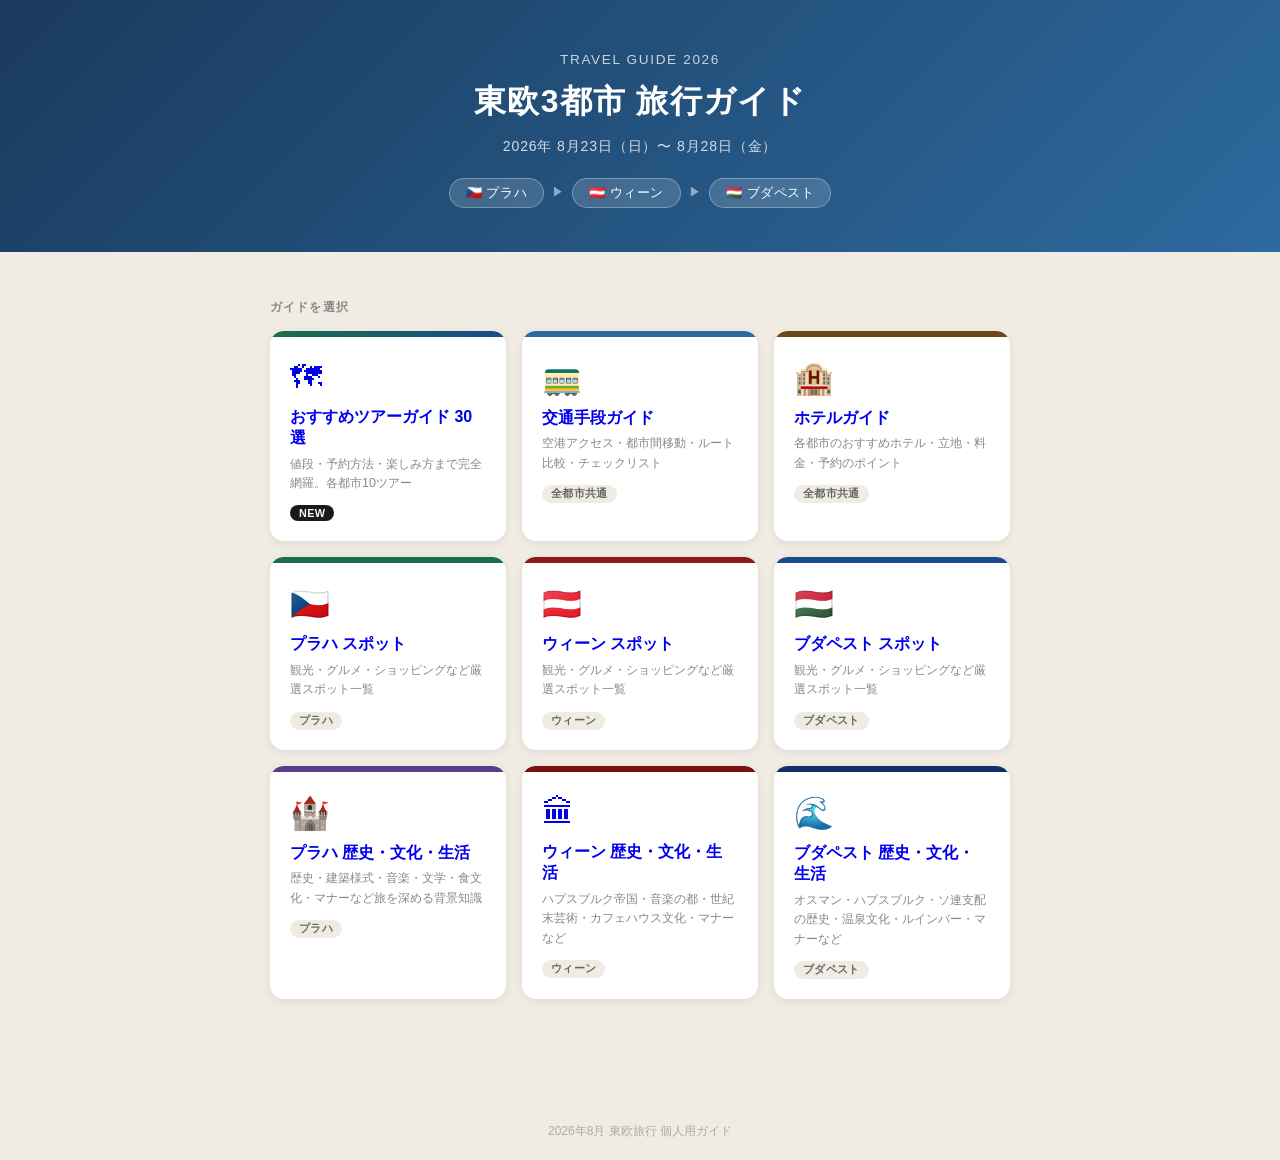
<file: index.html>
<!DOCTYPE html>
<html lang="ja">
<head>
  <meta charset="UTF-8">
  <meta name="viewport" content="width=device-width, initial-scale=1.0">
  <title>東欧3都市旅行ガイド 2026年8月</title>
  <style>
    * { box-sizing: border-box; margin: 0; padding: 0; }

    body {
      font-family: 'Helvetica Neue', 'Hiragino Sans', 'Meiryo', sans-serif;
      background: #f0ece4;
      color: #2c2c2c;
      min-height: 100vh;
      display: flex;
      flex-direction: column;
    }

    header {
      background: linear-gradient(135deg, #1a3a5c 0%, #2d6a9f 100%);
      color: white;
      text-align: center;
      padding: 52px 24px 44px;
    }
    header .subtitle {
      font-size: 0.85rem;
      letter-spacing: 0.12em;
      opacity: 0.75;
      margin-bottom: 14px;
      text-transform: uppercase;
    }
    header h1 {
      font-size: 2rem;
      font-weight: 700;
      letter-spacing: 0.04em;
      line-height: 1.3;
    }
    header .dates {
      margin-top: 14px;
      font-size: 0.88rem;
      opacity: 0.8;
      letter-spacing: 0.06em;
    }
    .cities-row {
      display: flex;
      justify-content: center;
      align-items: center;
      gap: 0;
      margin-top: 22px;
      flex-wrap: wrap;
    }
    .city-chip {
      background: rgba(255,255,255,0.15);
      border: 1px solid rgba(255,255,255,0.3);
      border-radius: 20px;
      padding: 5px 16px;
      font-size: 0.82rem;
      letter-spacing: 0.04em;
    }
    .city-arrow {
      font-size: 0.75rem;
      opacity: 0.5;
      margin: 0 8px;
    }

    main {
      flex: 1;
      max-width: 780px;
      margin: 0 auto;
      padding: 48px 20px 64px;
      width: 100%;
    }

    .section-label {
      font-size: 0.72rem;
      font-weight: 700;
      letter-spacing: 0.1em;
      text-transform: uppercase;
      color: #888;
      margin-bottom: 16px;
    }

    /* ─── Card Grid ─────────────────────────── */
    .cards {
      display: grid;
      grid-template-columns: repeat(auto-fit, minmax(220px, 1fr));
      gap: 16px;
      margin-bottom: 40px;
    }

    .card {
      display: block;
      text-decoration: none;
      background: white;
      border-radius: 14px;
      overflow: hidden;
      box-shadow: 0 2px 8px rgba(0,0,0,0.08);
      transition: transform 0.15s ease, box-shadow 0.15s ease;
      cursor: pointer;
    }
    .card:hover {
      transform: translateY(-4px);
      box-shadow: 0 8px 24px rgba(0,0,0,0.13);
    }
    .card:active { transform: translateY(-1px); }

    .card-color {
      height: 6px;
    }
    .card-body {
      padding: 22px 20px 20px;
    }
    .card-icon { font-size: 2rem; margin-bottom: 10px; display: block; }
    .card-title {
      font-size: 1rem;
      font-weight: 700;
      margin-bottom: 6px;
      line-height: 1.35;
    }
    .card-desc {
      font-size: 0.78rem;
      color: #888;
      line-height: 1.55;
    }
    .card-tag {
      display: inline-block;
      margin-top: 12px;
      font-size: 0.68rem;
      font-weight: 600;
      padding: 2px 9px;
      border-radius: 20px;
      background: #f0ece4;
      color: #666;
      letter-spacing: 0.03em;
    }

    /* Color accents per page */
    .c-prague    { background: #1a6e4a; }
    .c-vienna    { background: #8b1a1a; }
    .c-budapest  { background: #1a4a8b; }
    .c-transport { background: #2d6a9f; }
    .c-hotel     { background: #6a4a1a; }
    .c-culture   { background: #5a3e8a; }
    .c-vculture  { background: #7a1010; }
    .c-bculture  { background: #0f3068; }

    footer {
      text-align: center;
      padding: 20px;
      font-size: 0.75rem;
      color: #aaa;
    }
  </style>
</head>
<body>

<header>
  <div class="subtitle">Travel Guide 2026</div>
  <h1>東欧3都市 旅行ガイド</h1>
  <div class="dates">2026年 8月23日（日）〜 8月28日（金）</div>
  <div class="cities-row">
    <span class="city-chip">🇨🇿 プラハ</span>
    <span class="city-arrow">▶</span>
    <span class="city-chip">🇦🇹 ウィーン</span>
    <span class="city-arrow">▶</span>
    <span class="city-chip">🇭🇺 ブダペスト</span>
  </div>
</header>

<main>
  <div class="section-label">ガイドを選択</div>
  <div class="cards">

    <a class="card" href="tours_guide.html">
      <div class="card-color" style="background:linear-gradient(90deg,#1a6e4a 0%,#1a4a8b 100%)"></div>
      <div class="card-body">
        <span class="card-icon">🗺</span>
        <div class="card-title">おすすめツアーガイド 30選</div>
        <div class="card-desc">値段・予約方法・楽しみ方まで完全網羅。各都市10ツアー</div>
        <span class="card-tag" style="background:#1a1a18;color:#f8f7f4">NEW</span>
      </div>
    </a>

    <a class="card" href="transportation_guide.html">
      <div class="card-color c-transport"></div>
      <div class="card-body">
        <span class="card-icon">🚃</span>
        <div class="card-title">交通手段ガイド</div>
        <div class="card-desc">空港アクセス・都市間移動・ルート比較・チェックリスト</div>
        <span class="card-tag">全都市共通</span>
      </div>
    </a>

    <a class="card" href="hotel_guide.html">
      <div class="card-color c-hotel"></div>
      <div class="card-body">
        <span class="card-icon">🏨</span>
        <div class="card-title">ホテルガイド</div>
        <div class="card-desc">各都市のおすすめホテル・立地・料金・予約のポイント</div>
        <span class="card-tag">全都市共通</span>
      </div>
    </a>

    <a class="card" href="prague_100_spots.html">
      <div class="card-color c-prague"></div>
      <div class="card-body">
        <span class="card-icon">🇨🇿</span>
        <div class="card-title">プラハ スポット</div>
        <div class="card-desc">観光・グルメ・ショッピングなど厳選スポット一覧</div>
        <span class="card-tag">プラハ</span>
      </div>
    </a>

    <a class="card" href="vienna_100_spots.html">
      <div class="card-color c-vienna"></div>
      <div class="card-body">
        <span class="card-icon">🇦🇹</span>
        <div class="card-title">ウィーン スポット</div>
        <div class="card-desc">観光・グルメ・ショッピングなど厳選スポット一覧</div>
        <span class="card-tag">ウィーン</span>
      </div>
    </a>

    <a class="card" href="budapest_100_spots.html">
      <div class="card-color c-budapest"></div>
      <div class="card-body">
        <span class="card-icon">🇭🇺</span>
        <div class="card-title">ブダペスト スポット</div>
        <div class="card-desc">観光・グルメ・ショッピングなど厳選スポット一覧</div>
        <span class="card-tag">ブダペスト</span>
      </div>
    </a>

    <a class="card" href="prague_culture.html">
      <div class="card-color c-culture"></div>
      <div class="card-body">
        <span class="card-icon">🏰</span>
        <div class="card-title">プラハ 歴史・文化・生活</div>
        <div class="card-desc">歴史・建築様式・音楽・文学・食文化・マナーなど旅を深める背景知識</div>
        <span class="card-tag">プラハ</span>
      </div>
    </a>

    <a class="card" href="vienna_culture.html">
      <div class="card-color c-vculture"></div>
      <div class="card-body">
        <span class="card-icon">🏛</span>
        <div class="card-title">ウィーン 歴史・文化・生活</div>
        <div class="card-desc">ハプスブルク帝国・音楽の都・世紀末芸術・カフェハウス文化・マナーなど</div>
        <span class="card-tag">ウィーン</span>
      </div>
    </a>

    <a class="card" href="budapest_culture.html">
      <div class="card-color c-bculture"></div>
      <div class="card-body">
        <span class="card-icon">🌊</span>
        <div class="card-title">ブダペスト 歴史・文化・生活</div>
        <div class="card-desc">オスマン・ハプスブルク・ソ連支配の歴史・温泉文化・ルインバー・マナーなど</div>
        <span class="card-tag">ブダペスト</span>
      </div>
    </a>

  </div>
</main>

<footer>2026年8月 東欧旅行 個人用ガイド</footer>

</body>
</html>
</file>
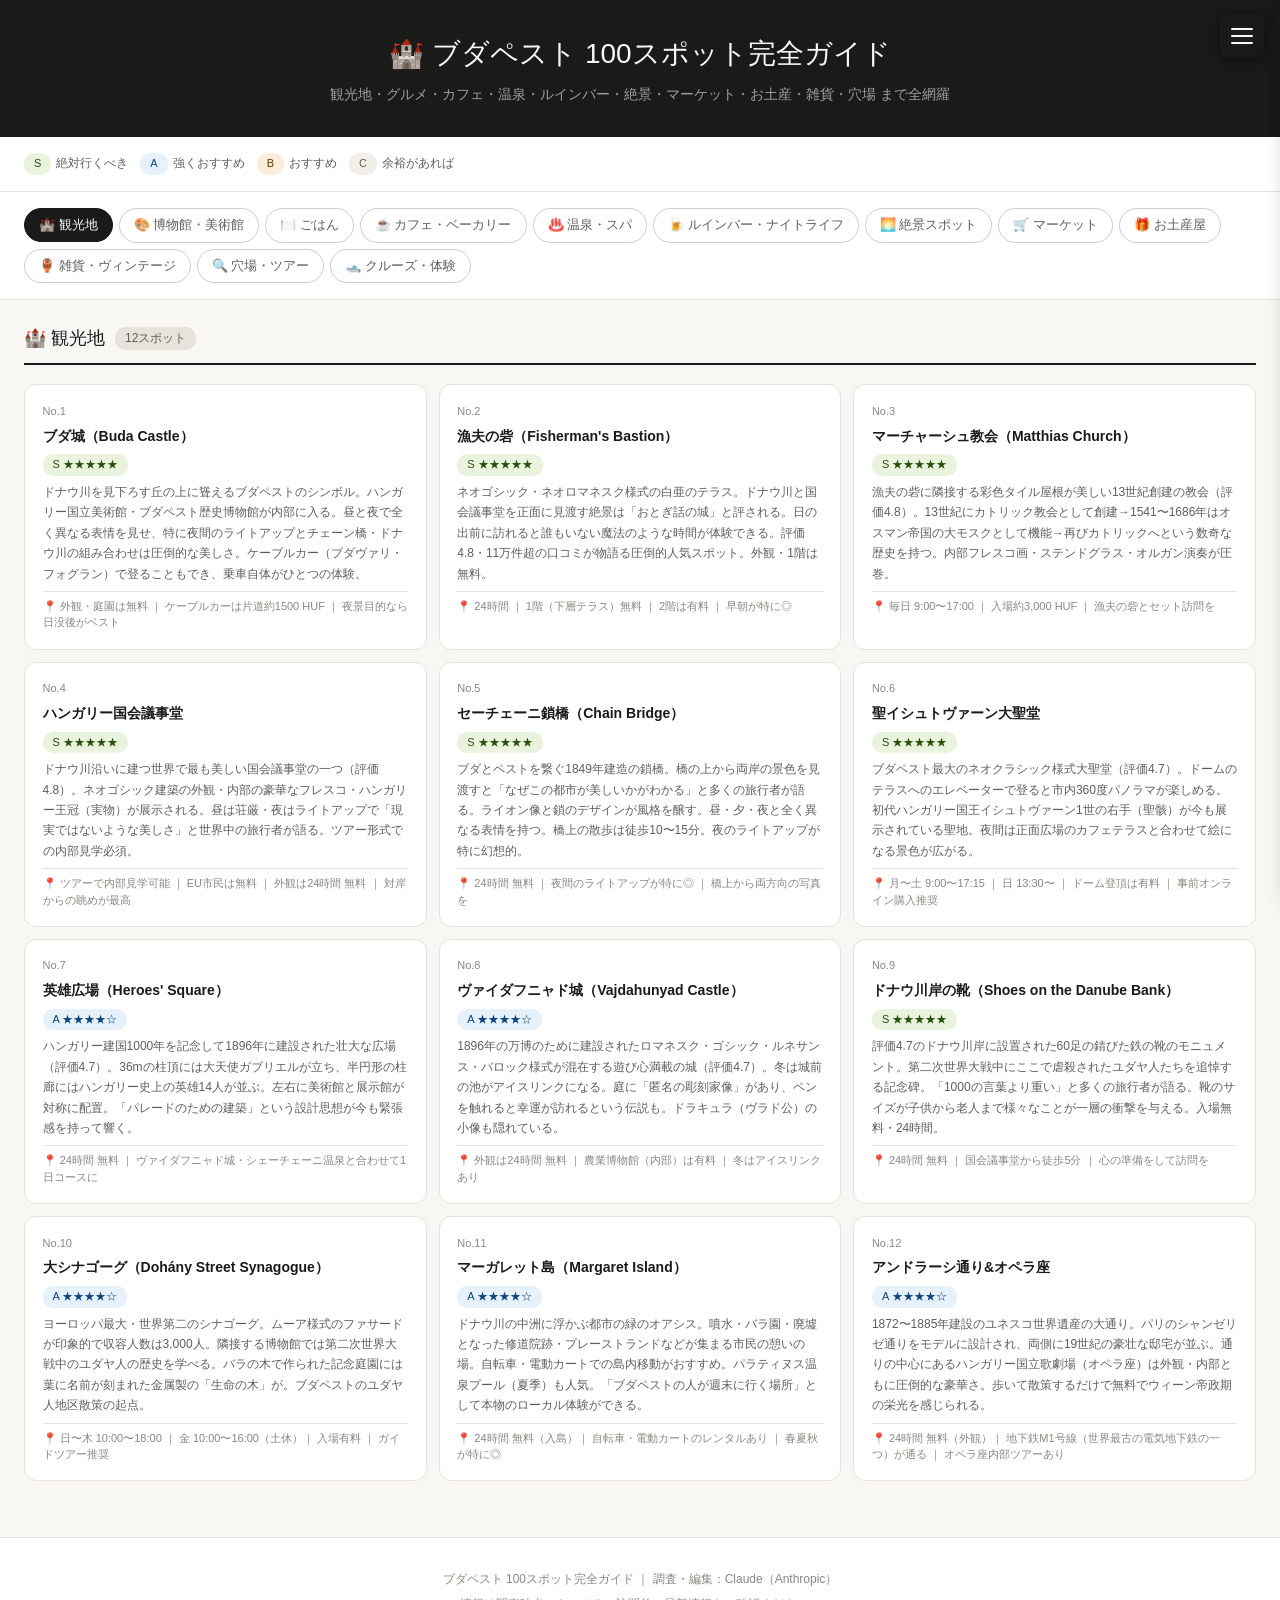
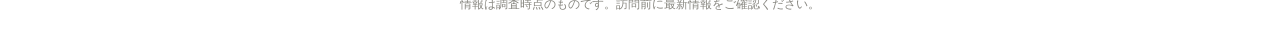
<file: budapest_100_spots.html>
<!DOCTYPE html>
<html lang="ja">
<head>
<meta charset="UTF-8">
<meta name="viewport" content="width=device-width, initial-scale=1.0">
<title>ブダペスト 100スポット完全ガイド</title>
<link rel="stylesheet" href="style.css">
</head>
<body>
<script>fetch('nav-menu.html').then(r=>r.text()).then(h=>{var d=document.createElement('div');d.innerHTML=h;document.body.prepend(d);});</script>
<header>
  <h1>🏰 ブダペスト 100スポット完全ガイド</h1>
  <p>観光地・グルメ・カフェ・温泉・ルインバー・絶景・マーケット・お土産・雑貨・穴場 まで全網羅</p>
</header>
<div class="legend">
  <div class="leg"><span class="leg-dot rec-s">S</span> 絶対行くべき</div>
  <div class="leg"><span class="leg-dot rec-a">A</span> 強くおすすめ</div>
  <div class="leg"><span class="leg-dot rec-b">B</span> おすすめ</div>
  <div class="leg"><span class="leg-dot rec-c">C</span> 余裕があれば</div>
</div>
<div class="tabs">
  <div class="tab active" onclick="show('kanko',this)">🏰 観光地</div>
  <div class="tab" onclick="show('museum',this)">🎨 博物館・美術館</div>
  <div class="tab" onclick="show('gohan',this)">🍽️ ごはん</div>
  <div class="tab" onclick="show('cafe',this)">☕ カフェ・ベーカリー</div>
  <div class="tab" onclick="show('bath',this)">♨️ 温泉・スパ</div>
  <div class="tab" onclick="show('ruin',this)">🍺 ルインバー・ナイトライフ</div>
  <div class="tab" onclick="show('view',this)">🌅 絶景スポット</div>
  <div class="tab" onclick="show('market',this)">🛒 マーケット</div>
  <div class="tab" onclick="show('souvenir',this)">🎁 お土産屋</div>
  <div class="tab" onclick="show('zakka',this)">🏺 雑貨・ヴィンテージ</div>
  <div class="tab" onclick="show('hidden',this)">🔍 穴場・ツアー</div>
  <div class="tab" onclick="show('spa2',this)">🛥️ クルーズ・体験</div>
</div>

<!-- 観光地 -->
<div class="cat-section active" id="kanko">
<div class="cat-header"><span class="cat-label">🏰 観光地</span><span class="cat-count">12スポット</span></div>
<div class="grid">
<div class="card"><div class="card-top"><span class="spot-num">No.1</span></div><div class="spot-name">ブダ城（Buda Castle）</div><div class="rec-badge rec-s">S ★★★★★</div><div class="desc">ドナウ川を見下ろす丘の上に聳えるブダペストのシンボル。ハンガリー国立美術館・ブダペスト歴史博物館が内部に入る。昼と夜で全く異なる表情を見せ、特に夜間のライトアップとチェーン橋・ドナウ川の組み合わせは圧倒的な美しさ。ケーブルカー（ブダヴァリ・フォグラン）で登ることもでき、乗車自体がひとつの体験。</div><div class="tip">📍 外観・庭園は無料 ｜ ケーブルカーは片道約1500 HUF ｜ 夜景目的なら日没後がベスト</div></div>
<div class="card"><div class="card-top"><span class="spot-num">No.2</span></div><div class="spot-name">漁夫の砦（Fisherman's Bastion）</div><div class="rec-badge rec-s">S ★★★★★</div><div class="desc">ネオゴシック・ネオロマネスク様式の白亜のテラス。ドナウ川と国会議事堂を正面に見渡す絶景は「おとぎ話の城」と評される。日の出前に訪れると誰もいない魔法のような時間が体験できる。評価4.8・11万件超の口コミが物語る圧倒的人気スポット。外観・1階は無料。</div><div class="tip">📍 24時間 ｜ 1階（下層テラス）無料 ｜ 2階は有料 ｜ 早朝が特に◎</div></div>
<div class="card"><div class="card-top"><span class="spot-num">No.3</span></div><div class="spot-name">マーチャーシュ教会（Matthias Church）</div><div class="rec-badge rec-s">S ★★★★★</div><div class="desc">漁夫の砦に隣接する彩色タイル屋根が美しい13世紀創建の教会（評価4.8）。13世紀にカトリック教会として創建→1541〜1686年はオスマン帝国の大モスクとして機能→再びカトリックへという数奇な歴史を持つ。内部フレスコ画・ステンドグラス・オルガン演奏が圧巻。</div><div class="tip">📍 毎日 9:00〜17:00 ｜ 入場約3,000 HUF ｜ 漁夫の砦とセット訪問を</div></div>
<div class="card"><div class="card-top"><span class="spot-num">No.4</span></div><div class="spot-name">ハンガリー国会議事堂</div><div class="rec-badge rec-s">S ★★★★★</div><div class="desc">ドナウ川沿いに建つ世界で最も美しい国会議事堂の一つ（評価4.8）。ネオゴシック建築の外観・内部の豪華なフレスコ・ハンガリー王冠（実物）が展示される。昼は荘厳・夜はライトアップで「現実ではないような美しさ」と世界中の旅行者が語る。ツアー形式での内部見学必須。</div><div class="tip">📍 ツアーで内部見学可能 ｜ EU市民は無料 ｜ 外観は24時間 無料 ｜ 対岸からの眺めが最高</div></div>
<div class="card"><div class="card-top"><span class="spot-num">No.5</span></div><div class="spot-name">セーチェーニ鎖橋（Chain Bridge）</div><div class="rec-badge rec-s">S ★★★★★</div><div class="desc">ブダとペストを繋ぐ1849年建造の鎖橋。橋の上から両岸の景色を見渡すと「なぜこの都市が美しいかがわかる」と多くの旅行者が語る。ライオン像と鎖のデザインが風格を醸す。昼・夕・夜と全く異なる表情を持つ。橋上の散歩は徒歩10〜15分。夜のライトアップが特に幻想的。</div><div class="tip">📍 24時間 無料 ｜ 夜間のライトアップが特に◎ ｜ 橋上から両方向の写真を</div></div>
<div class="card"><div class="card-top"><span class="spot-num">No.6</span></div><div class="spot-name">聖イシュトヴァーン大聖堂</div><div class="rec-badge rec-s">S ★★★★★</div><div class="desc">ブダペスト最大のネオクラシック様式大聖堂（評価4.7）。ドームのテラスへのエレベーターで登ると市内360度パノラマが楽しめる。初代ハンガリー国王イシュトヴァーン1世の右手（聖骸）が今も展示されている聖地。夜間は正面広場のカフェテラスと合わせて絵になる景色が広がる。</div><div class="tip">📍 月〜土 9:00〜17:15 ｜ 日 13:30〜 ｜ ドーム登頂は有料 ｜ 事前オンライン購入推奨</div></div>
<div class="card"><div class="card-top"><span class="spot-num">No.7</span></div><div class="spot-name">英雄広場（Heroes' Square）</div><div class="rec-badge rec-a">A ★★★★☆</div><div class="desc">ハンガリー建国1000年を記念して1896年に建設された壮大な広場（評価4.7）。36mの柱頂には大天使ガブリエルが立ち、半円形の柱廊にはハンガリー史上の英雄14人が並ぶ。左右に美術館と展示館が対称に配置。「パレードのための建築」という設計思想が今も緊張感を持って響く。</div><div class="tip">📍 24時間 無料 ｜ ヴァイダフニャド城・シェーチェーニ温泉と合わせて1日コースに</div></div>
<div class="card"><div class="card-top"><span class="spot-num">No.8</span></div><div class="spot-name">ヴァイダフニャド城（Vajdahunyad Castle）</div><div class="rec-badge rec-a">A ★★★★☆</div><div class="desc">1896年の万博のために建設されたロマネスク・ゴシック・ルネサンス・バロック様式が混在する遊び心満載の城（評価4.7）。冬は城前の池がアイスリンクになる。庭に「匿名の彫刻家像」があり、ペンを触れると幸運が訪れるという伝説も。ドラキュラ（ヴラド公）の小像も隠れている。</div><div class="tip">📍 外観は24時間 無料 ｜ 農業博物館（内部）は有料 ｜ 冬はアイスリンクあり</div></div>
<div class="card"><div class="card-top"><span class="spot-num">No.9</span></div><div class="spot-name">ドナウ川岸の靴（Shoes on the Danube Bank）</div><div class="rec-badge rec-s">S ★★★★★</div><div class="desc">評価4.7のドナウ川岸に設置された60足の錆びた鉄の靴のモニュメント。第二次世界大戦中にここで虐殺されたユダヤ人たちを追悼する記念碑。「1000の言葉より重い」と多くの旅行者が語る。靴のサイズが子供から老人まで様々なことが一層の衝撃を与える。入場無料・24時間。</div><div class="tip">📍 24時間 無料 ｜ 国会議事堂から徒歩5分 ｜ 心の準備をして訪問を</div></div>
<div class="card"><div class="card-top"><span class="spot-num">No.10</span></div><div class="spot-name">大シナゴーグ（Dohány Street Synagogue）</div><div class="rec-badge rec-a">A ★★★★☆</div><div class="desc">ヨーロッパ最大・世界第二のシナゴーグ。ムーア様式のファサードが印象的で収容人数は3,000人。隣接する博物館では第二次世界大戦中のユダヤ人の歴史を学べる。バラの木で作られた記念庭園には葉に名前が刻まれた金属製の「生命の木」が。ブダペストのユダヤ人地区散策の起点。</div><div class="tip">📍 日〜木 10:00〜18:00 ｜ 金 10:00〜16:00（土休）｜ 入場有料 ｜ ガイドツアー推奨</div></div>
<div class="card"><div class="card-top"><span class="spot-num">No.11</span></div><div class="spot-name">マーガレット島（Margaret Island）</div><div class="rec-badge rec-a">A ★★★★☆</div><div class="desc">ドナウ川の中洲に浮かぶ都市の緑のオアシス。噴水・バラ園・廃墟となった修道院跡・プレーストランドなどが集まる市民の憩いの場。自転車・電動カートでの島内移動がおすすめ。パラティヌス温泉プール（夏季）も人気。「ブダペストの人が週末に行く場所」として本物のローカル体験ができる。</div><div class="tip">📍 24時間 無料（入島）｜ 自転車・電動カートのレンタルあり ｜ 春夏秋が特に◎</div></div>
<div class="card"><div class="card-top"><span class="spot-num">No.12</span></div><div class="spot-name">アンドラーシ通り&オペラ座</div><div class="rec-badge rec-a">A ★★★★☆</div><div class="desc">1872〜1885年建設のユネスコ世界遺産の大通り。パリのシャンゼリゼ通りをモデルに設計され、両側に19世紀の豪壮な邸宅が並ぶ。通りの中心にあるハンガリー国立歌劇場（オペラ座）は外観・内部ともに圧倒的な豪華さ。歩いて散策するだけで無料でウィーン帝政期の栄光を感じられる。</div><div class="tip">📍 24時間 無料（外観）｜ 地下鉄M1号線（世界最古の電気地下鉄の一つ）が通る ｜ オペラ座内部ツアーあり</div></div>
</div>
</div>

<!-- 博物館・美術館 -->
<div class="cat-section" id="museum">
<div class="cat-header"><span class="cat-label">🎨 博物館・美術館</span><span class="cat-count">10スポット</span></div>
<div class="grid">
<div class="card"><div class="card-top"><span class="spot-num">No.13</span></div><div class="spot-name">美術館（Museum of Fine Arts）</div><div class="rec-badge rec-s">S ★★★★★</div><div class="desc">英雄広場横の古典様式の大美術館（評価4.7）。エル・グレコ・ゴヤ・ラファエロ・レンブラント・ベラスケスなど中世〜近代の西洋絵画の名品が充実。エジプト・ギリシャ・ローマの古代美術コレクションも圧倒的。「何時間でもいられる」という口コミが絶えない、日本人にも非常に入りやすい美術館。</div><div class="tip">📍 火〜日 10:00〜18:00（月・土休）｜ 要事前チケット ｜ ハンガリー文化の日は無料</div></div>
<div class="card"><div class="card-top"><span class="spot-num">No.14</span></div><div class="spot-name">ハンガリー国立美術館</div><div class="rec-badge rec-s">S ★★★★★</div><div class="desc">ブダ城内に位置するハンガリー美術の集大成（評価4.7）。19世紀ハンガリー絵画コレクションが圧巻で「美しすぎる絵に感動して涙が出た」という口コミも。若者（17〜25歳）は割引あり。4時間でも足りないという声が多い。「本物のハンガリーの文化を知りたい人に必訪」とのコンセンサスが形成されている。</div><div class="tip">📍 火〜日 10:00〜18:00（月休）｜ ブダ城内 ｜ ブダ城観光とセットで</div></div>
<div class="card"><div class="card-top"><span class="spot-num">No.15</span></div><div class="spot-name">ライトアートミュージアム（Light Art Museum）</div><div class="rec-badge rec-a">A ★★★★☆</div><div class="desc">19世紀の旧市場ホールを改装したデジタルアート空間（評価4.0）。レーザー・プロジェクション・空気中の煙に映る光のアートなど最先端のインスタレーションが展示されている。「宇宙に旅した感覚」という口コミが多く、所要2〜3時間。2階建てで50以上の作品が並ぶが館内は非常に寒いため防寒必須。</div><div class="tip">📍 毎日 10:00〜20:00（金土は21時まで）｜ 防寒対策必須 ｜ 所要2〜3時間</div></div>
<div class="card"><div class="card-top"><span class="spot-num">No.16</span></div><div class="spot-name">ビンセント・ホール（Vincent Hall 没入型アート）</div><div class="rec-badge rec-b">B ★★★☆☆</div><div class="desc">ゴッホ・フリーダ・クリムトの作品を360度プロジェクションで体験できる没入型アートミュージアム（評価4.5）。「ゴッホの絵の中に入り込んだような体験」という口コミが多い。旧市街中心部に近く観光の合間に立ち寄りやすい。特大のお月様の写真スポットでも話題。2時間で満足できる。</div><div class="tip">📍 毎日 10:00〜21:00 ｜ ペスト中心部 ｜ 所要約2時間</div></div>
<div class="card"><div class="card-top"><span class="spot-num">No.17</span></div><div class="spot-name">ルードヴィヒ美術館（Ludwig Museum）</div><div class="rec-badge rec-b">B ★★★☆☆</div><div class="desc">ドナウ川沿いの現代美術館（評価4.5）。ピカソを含む現代美術の常設展と刺激的な企画展が評判。建物自体が北欧スカンジナビア様式の現代建築で「建築を見るだけでも価値がある」との声も。火〜木は20時まで開館しており夕方の訪問も可能。カフェのデザートが特に高評価。</div><div class="tip">📍 火〜日 10:00〜20:00（木は8時まで、月休）｜ ドナウ川南端 ｜ 割引学割あり</div></div>
<div class="card"><div class="card-top"><span class="spot-num">No.18</span></div><div class="spot-name">クンストハレ（Kunsthalle / Műcsarnok）</div><div class="rec-badge rec-b">B ★★★☆☆</div><div class="desc">英雄広場横の現代美術専門の展示館（評価4.5）。常設コレクションは持たず企画展に特化し、常に最先端かつ議論を呼ぶテーマの展覧会を開催。建物はネオクラシック様式で外観自体も見応えがある。木曜は20時まで開館し夜間の芸術体験ができる。</div><div class="tip">📍 火〜日 10:00〜18:00（木〜20:00、月休）｜ 英雄広場横</div></div>
<div class="card"><div class="card-top"><span class="spot-num">No.19</span></div><div class="spot-name">テロールの家（House of Terror）</div><div class="rec-badge rec-a">A ★★★★☆</div><div class="desc">ナチスのハンガリー支部→ソ連時代の秘密警察本部として使われた建物を博物館化。恐ろしいほどのリアリティで20世紀の全体主義と迫害の歴史を語る。「今まで訪れた中で最もインパクトのある博物館」という口コミが多数。地下拷問室の体験は特に強烈。ハンガリー現代史を深く理解したい人に必訪。</div><div class="tip">📍 火〜日 10:00〜18:00（月休）｜ アンドラーシ通り60番 ｜ 精神的に重い体験のため心の準備を</div></div>
<div class="card"><div class="card-top"><span class="spot-num">No.20</span></div><div class="spot-name">ハンガリー国立博物館</div><div class="rec-badge rec-b">B ★★★☆☆</div><div class="desc">ハンガリー最大規模の歴史博物館。先史時代から現代まで100万点以上のコレクションを誇る。ハンガリー王冠（レプリカ）・歴代国王の武具・マジャール民族の移動の証拠品などが圧倒的。「ハンガリー人になった気分が少し理解できる」と歴史好きが絶賛。建物はネオクラシックの傑作。</div><div class="tip">📍 火〜日 10:00〜18:00（月休）｜ ペスト中心部 ｜ 英語音声ガイドあり</div></div>
<div class="card"><div class="card-top"><span class="spot-num">No.21</span></div><div class="spot-name">ブダペスト歴史博物館（ブダ城内）</div><div class="rec-badge rec-b">B ★★★☆☆</div><div class="desc">ブダ城の内部に位置し、先史時代からブダペスト統合（1873年）までの歴史を石彫・陶器・古文書で語る博物館。中世ブダのゴシック彫刻コレクションが特に価値が高い。城内散策のついでに立ち寄れる利便性が高く、城の歴史をより深く理解するための補助的な体験として最適。</div><div class="tip">📍 火〜日 10:00〜18:00（月休）｜ ブダ城内 ｜ 国立美術館との組み合わせ券がお得</div></div>
<div class="card"><div class="card-top"><span class="spot-num">No.22</span></div><div class="spot-name">Amazing Metal Art Gallery（ユニーク穴場）</div><div class="rec-badge rec-b">B ★★★☆☆</div><div class="desc">評価4.7のルインバー地区にある金属彫刻専門の個性的なギャラリー（評価4.7）。「エイリアン」「バイキング」テーマの驚くほど精巧な金属彫刻が展示。入場約3,000 HUFと手頃で所要30〜60分。ルインバー観光のルートに組み込みやすい立地。バーとギャラリーが融合した独特の空間。</div><div class="tip">📍 月〜日 12:00〜22:00（水〜10時まで）｜ ルインバー地区 ｜ アックス投げ体験も隣接</div></div>
</div>
</div>

<!-- ごはん -->
<div class="cat-section" id="gohan">
<div class="cat-header"><span class="cat-label">🍽️ ごはん</span><span class="cat-count">12スポット</span></div>
<div class="grid">
<div class="card"><div class="card-top"><span class="spot-num">No.23</span></div><div class="spot-name">Parasztkonyha Restaurant（農家料理）</div><div class="rec-badge rec-s">S ★★★★★</div><div class="desc">評価4.8のブダペスト最高評価ハンガリー料理レストランの一つ。「祖母の手料理のようなのに複雑で深い味わい」という口コミが象徴的。スタッフが料理を説明しながら少しハンガリー語まで教えてくれる温かいサービス。赤ワインビーフシチュー・詰め物キャベツが必食。週末はすぐ満席になるため予約必須。</div><div class="tip">📍 月〜木 17:00〜23:00 ｜ 金〜日 12:00〜23:00 ｜ 要予約 ｜ 5区オクトーベル6通り</div></div>
<div class="card"><div class="card-top"><span class="spot-num">No.24</span></div><div class="spot-name">Hungarikum Bisztró（ハンガリー料理ビストロ）</div><div class="rec-badge rec-s">S ★★★★★</div><div class="desc">評価4.7の国会議事堂近くの本格ハンガリービストロ。ハンガリーの名産品が飾られたインテリアがユニーク。「ここで初めてグヤーシュを食べた。今でも忘れられない」という口コミが多数。スタッフが無数の言語でゲストを迎える接客が特徴。バースデーには素敵なサプライズも用意してくれる家族的な空間。</div><div class="tip">📍 月〜土 12:00〜14:30、18:00〜22:00（日休）｜ 要予約 ｜ 5区シュタインドル・イムレ通り</div></div>
<div class="card"><div class="card-top"><span class="spot-num">No.25</span></div><div class="spot-name">Parisi 6（隠れ名店ハンガリー料理）</div><div class="rec-badge rec-s">S ★★★★★</div><div class="desc">評価4.8のパリジャン風インテリアが印象的なハンガリー料理レストラン。「グランパのビーフチーク」が絶品でリピーター続出。チキンパプリカ・グヤーシュスープ・鴨料理などすべての料理がハイレベル。「週4回同じレストランで食べた」というロイヤルカスタマーの口コミが全てを物語る。</div><div class="tip">📍 月・木〜日 17:00〜23:00（火水休）｜ 金〜日はランチあり ｜ 5区パリジャン通り</div></div>
<div class="card"><div class="card-top"><span class="spot-num">No.26</span></div><div class="spot-name">Fat Mama（BBQ&グヤーシュ＋ライブ音楽）</div><div class="rec-badge rec-a">A ★★★★☆</div><div class="desc">評価4.8のユダヤ人地区にある行列必至のBBQレストラン（評価4.8）。予約不可のため40〜50分待ちも当たり前だが「その価値がある」と断言する口コミが多い。夜のライブ音楽とダンスショーが食事を格別なエンターテインメントに。グヤーシュスープとトリュフフムスが必食。</div><div class="tip">📍 毎日 9:00〜深夜0時 ｜ 予約不可・並ぶ覚悟で ｜ ユダヤ人地区カジンツィ通り</div></div>
<div class="card"><div class="card-top"><span class="spot-num">No.27</span></div><div class="spot-name">Aranyb&aacute;stya（絶景レストラン・ブダ城）</div><div class="rec-badge rec-a">A ★★★★☆</div><div class="desc">評価4.8のブダ城内の絶景レストラン。ドナウ川と国会議事堂を望む最高のロケーションで食事ができる。冬はイグルー型の個室席でドナウ川の夜景を独り占め。ティラミスは「生涯で食べた中で最高」という口コミが多数。サービスも非常に丁寧で特別な夜のディナーに最適。</div><div class="tip">📍 毎日 12:00〜22:00 ｜ 要予約（イグルー席は特に） ｜ ブダ城内</div></div>
<div class="card"><div class="card-top"><span class="spot-num">No.28</span></div><div class="spot-name">Hell's Kitchen（ハンガリー料理＋ライブ音楽）</div><div class="rec-badge rec-a">A ★★★★☆</div><div class="desc">評価4.6のヴァーツィ通り近くのハンガリー料理レストラン。「Tourist Trapと思って入ったら本物のグヤーシュだった」という口コミが多数。ライブ音楽が料理に素敵なアクセントを加える。ガーリックスープとチキンシュニッツェルが特に高評価。ニンニクのペーストをスープに追加すると格段においしくなるという秘訣も。</div><div class="tip">📍 毎日 10:30〜23:00 ｜ 5区ヴァーツィ通り近く ｜ 予約推奨</div></div>
<div class="card"><div class="card-top"><span class="spot-num">No.29</span></div><div class="spot-name">Mama Paprika（評価4.8）</div><div class="rec-badge rec-a">A ★★★★☆</div><div class="desc">評価4.8の小さくも温かみのあるハンガリー料理レストラン。「最高のサービスを受けた。もしブダペストに戻るならここを再訪するために来る」という口コミが象徴する接客の質。グヤーシュスープとランゴッシュが定番。食事後に小さなお土産をプレゼントしてくれる心遣いも印象的。</div><div class="tip">📍 月・木〜日 12:00〜23:00（火水休）｜ 5区ドゥナ通り</div></div>
<div class="card"><div class="card-top"><span class="spot-num">No.30</span></div><div class="spot-name">Mazel Tov（イスラエル料理）</div><div class="rec-badge rec-a">A ★★★★☆</div><div class="desc">評価4.6のユダヤ人地区の人気イスラエル料理レストラン。「緑の中庭で食べるラバネスターターが美味しすぎた」という口コミが多数。DIYファラフェルサンドイッチとシャワルマが看板料理。行列は必須だが20〜30分で入れることが多い。独特のアラベスクデザインの内装が写真映えする。</div><div class="tip">📍 毎日 12:00〜23:00（土日は深夜0時まで）｜ 7区アカーツファ通り ｜ 予約推奨</div></div>
<div class="card"><div class="card-top"><span class="spot-num">No.31</span></div><div class="spot-name">Budapest Bites（ハンガリーストリートフード）</div><div class="rec-badge rec-a">A ★★★★☆</div><div class="desc">評価4.7の手頃でおいしいハンガリー家庭料理の隠れ名店。グヤーシュ・ビーフシチュー卵麺・詰め物キャベツが驚くほどのコスパで提供される。「1万HUF以下で人生最高の食事ができた」という口コミも。英語対応のスタッフが食材のアレルゲン情報も丁寧に説明してくれる信頼できる食堂。</div><div class="tip">📍 月〜日 11:00〜22:00（月のみ10時まで）｜ 7区ドブ通り ｜ 予算重視の旅行者に最高</div></div>
<div class="card"><div class="card-top"><span class="spot-num">No.32</span></div><div class="spot-name">Budapest Goulash（ランゴッシュ＆グリルバー）</div><div class="rec-badge rec-a">A ★★★★☆</div><div class="desc">評価4.8のヴァーツィ通り沿いのグヤーシュ＆ランゴッシュ専門グリルバー。観光地通り沿いにあるが「これがグヤーシュか」と感動する旅行者が多い。ランゴッシュ（揚げパン）はブダペストの定番B級グルメで、ここのものが特においしい。飲み放題ドリンクオプションが人気。</div><div class="tip">📍 毎日 11:35〜23:45 ｜ 5区ヴァーツィ通り40番 ｜ 夜は満席なので予約推奨</div></div>
<div class="card"><div class="card-top"><span class="spot-num">No.33</span></div><div class="spot-name">グヤーシュ（ハンガリー国民食）文化ガイド</div><div class="rec-badge rec-s">S ★★★★★</div><div class="desc">ブダペスト観光で絶対に食べるべき「グヤーシュ（Gulyás）」は牛肉・玉ねぎ・パプリカをじっくり煮込んだスープ（またはシチュー）。本物はパプリカが効いた深い赤色でコクが強い。チキンパプリカーシュ（鶏のパプリカクリーム煮）・詰め物キャベツ（Töltött káposzta）も外せない。</div><div class="tip">📍 どのハンガリー料理店でも必ずある ｜ 「Spárga（アスパラ添え）」バリエーションも試してみて</div></div>
<div class="card"><div class="card-top"><span class="spot-num">No.34</span></div><div class="spot-name">中央市場（Nagy Vásárcsarnok）でのランチ</div><div class="rec-badge rec-a">A ★★★★☆</div><div class="desc">1897年建造のブダペスト最大の屋内市場。1階は野菜・パプリカ・サラミなどの食材、2階にはランゴッシュやハンガリー料理の屋台が並ぶ。2階テラスでドナウ川を眺めながら本格ランゴッシュを食べるのは「ブダペストらしい体験」の代名詞。パプリカ・トカイワイン・ピック社サラミはお土産としても最高。</div><div class="tip">📍 月〜金 6:00〜17:00 ｜ 土 6:00〜15:00（日休）｜ ランゴッシュは2階屋台で ｜ ヴァーム広場近く</div></div>
</div>
</div>

<!-- カフェ・ベーカリー -->
<div class="cat-section" id="cafe">
<div class="cat-header"><span class="cat-label">☕ カフェ・ベーカリー</span><span class="cat-count">10スポット</span></div>
<div class="grid">
<div class="card"><div class="card-top"><span class="spot-num">No.35</span></div><div class="spot-name">COFFEETUNED（評価4.9スペシャルティコーヒー）</div><div class="rec-badge rec-s">S ★★★★★</div><div class="desc">評価4.9のブダペスト最高評価スペシャルティコーヒーショップ。Awakenロースタリーのコーヒー豆を使ったエスプレッソは「濃厚で美しいほど完璧なバランス」との評価が多数。グルテンフリーのモロコケーキなどパストリーも絶品。「コーヒーを本当に理解している人が来るべき場所」と常連が語る。</div><div class="tip">📍 月〜金 7:30〜18:00 ｜ 土日 9:00〜18:00 ｜ 6区ヨーカイ通り ｜ Nyugati駅近く</div></div>
<div class="card"><div class="card-top"><span class="spot-num">No.36</span></div><div class="spot-name">SALT Bakery X CAUSE（ベーカリーカフェ）</div><div class="rec-badge rec-s">S ★★★★★</div><div class="desc">評価4.8の聖イシュトヴァーン大聖堂そばにある洗練されたベーカリーカフェ。「落ち着いた空間で心がリセットされた」という口コミが多い。カルダモンバン・パン・オ・ショコラ・サワードウが看板。フレッシュジュースとチャイラテの組み合わせが好評。美しいインテリアとのんびりした雰囲気が旅の疲れを癒してくれる。</div><div class="tip">📍 毎日 9:00〜19:00 ｜ 5区ジリーニ通り ｜ 大聖堂訪問とセットで</div></div>
<div class="card"><div class="card-top"><span class="spot-num">No.37</span></div><div class="spot-name">Mantra Specialty Coffee Minibar</div><div class="rec-badge rec-a">A ★★★★☆</div><div class="desc">評価4.8のブダペスト最高峰のスペシャルティコーヒーショップ（評価4.8）。「ブダペストでこれが最高のスペシャルティコーヒーショップ」と宣言するコーヒーマニアのレビューが多数。V60・エスプレッソ・バッチブリューから選べるシステムが本格派。ケニア・エチオピアなど希少豆を日替わりで提供。</div><div class="tip">📍 月〜金 8:00〜18:00 ｜ 土日 8:30〜18:00 ｜ 5区ヴェレシュ・パールネー通り</div></div>
<div class="card"><div class="card-top"><span class="spot-num">No.38</span></div><div class="spot-name">Madal Cafe（複数店舗展開）</div><div class="rec-badge rec-a">A ★★★★☆</div><div class="desc">評価4.6〜4.7のブダペスト人気スペシャルティコーヒーチェーン。複数店舗があり旅の途中で立ち寄りやすい。マッチャラテ・カフェインフリー・グルテンフリーなどオプションが充実。コンブチャも提供している珍しいカフェ。「3日間滞在中に毎日来た」というリピーターが多い安定の品質。</div><div class="tip">📍 月〜金 7:30〜19:30 ｜ 土日 8:30〜19:30 ｜ 複数店舗あり ｜ コーヒー豆も購入可</div></div>
<div class="card"><div class="card-top"><span class="spot-num">No.39</span></div><div class="spot-name">MERON - Specialty Coffee &amp; Brunch</div><div class="rec-badge rec-a">A ★★★★☆</div><div class="desc">評価4.7のスペシャルティコーヒー＋ブランチの名店。「スイカと発酵エスプレッソの組み合わせ（狂気的だけど最高）」という口コミが印象的なほど独創的なコーヒーを提供。ポレンタエッグブランチが他では食べられない一品。「ブダペストで食べた最高のブランチ」という口コミが多数。</div><div class="tip">📍 月〜金 8:00〜18:00 ｜ 土日 9:00〜18:00 ｜ 5区ポドマニツキー広場</div></div>
<div class="card"><div class="card-top"><span class="spot-num">No.40</span></div><div class="spot-name">Cafe Muse（オールデイカフェ）</div><div class="rec-badge rec-a">A ★★★★☆</div><div class="desc">評価4.7の旧市街中心のオールデイカフェ。「今まで食べた中で最も完璧な調理の卵」「ティラミスの包装が新しくておしゃれ」という口コミが多い。カプチーノとスパニッシュラテが特に好評。スタッフが「Safwan」のように親しみやすく旅行者を温かく迎えてくれる。ランチとスイーツ両方に対応。</div><div class="tip">📍 月〜金 8:00〜20:00 ｜ 土日 9:00〜20:00 ｜ 5区スートー通り</div></div>
<div class="card"><div class="card-top"><span class="spot-num">No.41</span></div><div class="spot-name">Hyggelig Café &amp; Gallery</div><div class="rec-badge rec-a">A ★★★★☆</div><div class="desc">評価4.8のカフェ＋アートギャラリーが融合したユニークな空間（評価4.8）。月替わりの展覧会と手作りスイーツが共存する「ひとつのスポットで文化と休憩が同時に楽しめる」場所。学生割引15%あり。トルコ風スイーツとハーブティーが特に好評。木曜〜土曜は23時まで営業する夜の穴場カフェ。</div><div class="tip">📍 月 9:00〜18:00 ｜ 火〜土 9:00〜23:00 ｜ 日 10:00〜22:00 ｜ 8区ヨージェフ大通り</div></div>
<div class="card"><div class="card-top"><span class="spot-num">No.42</span></div><div class="spot-name">ゲルボー（Gerbeaud）カフェ（老舗菓子店）</div><div class="rec-badge rec-b">B ★★★☆☆</div><div class="desc">1858年創業のブダペスト最古の老舗カフェパティスリー。フォズサン広場に面した煌びやかな内装で知られる。クリームケーキ・ドブォシュトルタ（ハンガリー伝統ケーキ）が名物。ウィーンのデメルに相当する格式ある体験ができる。少し割高だが「一度は本物のブダペストの老舗で甘いものを」という旅行者に最適。</div><div class="tip">📍 毎日 8:00〜20:00 ｜ 5区フォズサン広場 ｜ 観光地なりの価格帯を覚悟で</div></div>
<div class="card"><div class="card-top"><span class="spot-num">No.43</span></div><div class="spot-name">クルトシュカラーチュ（Kürtőskalács）体験</div><div class="rec-badge rec-a">A ★★★★☆</div><div class="desc">ハンガリーとトランシルヴァニアの伝統菓子「クルトシュカラーチュ（煙突ケーキ）」は生地を巻き付けて直火で焼いた筒型の菓子。砂糖・ナッツ・シナモンなど様々なトッピングが選べる。ブダペスト各所の屋台・中央市場・漁夫の砦付近で食べられる。熱々を食べると甘さとサクサク感が最高。</div><div class="tip">📍 漁夫の砦近く・中央市場など各所で購入可 ｜ 400〜700 HUFほど ｜ 熱々が一番おいしい</div></div>
<div class="card"><div class="card-top"><span class="spot-num">No.44</span></div><div class="spot-name">パーリンカ（Pálinka）文化体験</div><div class="rec-badge rec-a">A ★★★★☆</div><div class="desc">ハンガリー特産の果実蒸留酒「パーリンカ」は果物100%のブランデー。プラム・アプリコット・洋梨などのフレーバーがある。食前・食後酒として飲まれる文化があり、ストレートで飲むのが正式な作法。中央市場・シンプラ・ハンガリー料理店のどこでも体験できる「ハンガリーの心」ともいえる一杯。</div><div class="tip">📍 中央市場・シンプラ・各ハンガリー料理店で ｜ ミニボトル入りがお土産として人気 ｜ 40〜60度なので飲み過ぎ注意</div></div>
</div>
</div>

<!-- 温泉・スパ -->
<div class="cat-section" id="bath">
<div class="cat-header"><span class="cat-label">♨️ 温泉・スパ</span><span class="cat-count">8スポット</span></div>
<div class="grid">
<div class="card"><div class="card-top"><span class="spot-num">No.45</span></div><div class="spot-name">セーチェーニ温泉（Széchenyi Thermal Bath）</div><div class="rec-badge rec-s">S ★★★★★</div><div class="desc">1913年建造のネオバロック様式のブダペスト最有名温泉（評価4.2）。3つの屋外プール・15の室内プール・サウナ・マッサージが揃う。英雄広場・ヴァイダフニャド城と合わせて1日で回れる絶好の立地。屋外プールで地元のおじさんたちがチェスを指す光景が有名。早朝7〜8時入場で混雑を避けるのがプロの技。</div><div class="tip">📍 毎日 7:00〜20:00（金は22時まで）｜ 事前オンライン予約推奨 ｜ 水着・タオル必須</div></div>
<div class="card"><div class="card-top"><span class="spot-num">No.46</span></div><div class="spot-name">ルダシュ温泉（Rudas Thermal Bath）</div><div class="rec-badge rec-s">S ★★★★★</div><div class="desc">評価4.3のドナウ川沿いに建つオスマン帝国時代の温泉（1550年建造）。ドーム型の16世紀のトルコ式大浴場と屋上のパノラマプールの組み合わせが唯一無二。夜はドナウ川の夜景を眺めながら温泉に浸かれる「魔法のような体験」ができる。金・土の夜は混浴パーティースタイルで賑わう。</div><div class="tip">📍 毎日 6:00〜22:00（金土は深夜3時まで）｜ 屋上パノラマプールは特に夜が◎ ｜ 事前予約推奨</div></div>
<div class="card"><div class="card-top"><span class="spot-num">No.47</span></div><div class="spot-name">Mandala Day Spa（穴場高品質スパ）</div><div class="rec-badge rec-s">S ★★★★★</div><div class="desc">評価4.5のブダペストの中でも「観光地の有名温泉より断然良かった」という口コミが多い高品質スパ。入場者数を制限しているため混雑せず常に静かな環境が保たれる。ヘルスバー・スチームサウナ・マッサージ・ソルトスクラブなど全施設が清潔で洗練されている。「3回訪問した」というリピーターが多い。</div><div class="tip">📍 毎日 10:00〜20:00 ｜ 13区イポリ通り ｜ 事前予約制 ｜ 水着・タオル・スリッパ持参</div></div>
<div class="card"><div class="card-top"><span class="spot-num">No.48</span></div><div class="spot-name">Veli Bej Bath（穴場オスマン温泉）</div><div class="rec-badge rec-s">S ★★★★★</div><div class="desc">評価4.5の1575年建造のオスマン帝国時代の温泉。病院の建物の中に隠れており「見つけにくさ」がかえって選ばれた人だけの穴場体験を生む。5つのドーム型プール・2つのサウナ・2つのスチームルームが揃い価格も有名どころの半額以下。「ブダペストで最もローカルな温泉体験」と評価されている。</div><div class="tip">📍 水〜日 6:00〜21:00（月火は午後のみ）｜ 現地払いのみ ｜ オンライン予約不可・現地窓口で ｜ 2区アールパード公道</div></div>
<div class="card"><div class="card-top"><span class="spot-num">No.49</span></div><div class="spot-name">Thermal Beer Spa（ビールスパ@シェーチェーニ）</div><div class="rec-badge rec-a">A ★★★★☆</div><div class="desc">評価4.6のシェーチェーニ温泉に隣接するビールスパ（評価4.6）。プラハのビールスパとは異なる本格的な雰囲気で、ソルト入りビール風呂に45分浸かりながらドラフトビールを飲み放題。「予想をはるかに超えた体験だった」という口コミが多数。プライベートルームあり、カップルに特に人気。</div><div class="tip">📍 毎日 10:00〜19:00 ｜ 事前予約必須 ｜ タオル持参 ｜ シェーチェーニ温泉入口から</div></div>
<div class="card"><div class="card-top"><span class="spot-num">No.50</span></div><div class="spot-name">パラティヌス温泉（Palatinus Strand Baths・夏季）</div><div class="rec-badge rec-a">A ★★★★☆</div><div class="desc">評価4.4のマーガレット島にある水上公園型の温泉プール施設（評価4.4）。ウォータースライダー・波のプール・子供用プール・大人向け温泉と設備が充実。「ブダペストで子供が最も楽しめる場所」と家族旅行者に絶大な人気。入場料も比較的リーズナブル。夏季のみ営業。</div><div class="tip">📍 夏季のみ（5〜9月頃） ｜ マーガレット島内 ｜ 水着・タオル必須 ｜ 早めの入場推奨</div></div>
<div class="card"><div class="card-top"><span class="spot-num">No.51</span></div><div class="spot-name">ゲッレールト温泉（Gellért Thermal Bath）</div><div class="rec-badge rec-a">A ★★★★☆</div><div class="desc">1918年建造のアールヌーヴォー様式の豪華な温泉施設。外観の美しさは圧倒的でブダペストで最も格式ある温泉とされる。改装が繰り返されており現在の評価は4.1程度とやや落ち着いているが、建築の美しさと歴史的価値は変わらない。ホテル・ゲッレールトに宿泊すれば館内から直接アクセス可能。</div><div class="tip">📍 毎日 9:00〜19:00 ｜ ゲッレールトの丘のふもと ｜ 事前予約でスムーズに入場可</div></div>
<div class="card"><div class="card-top"><span class="spot-num">No.52</span></div><div class="spot-name">ブダペスト温泉文化（入門ガイド）</div><div class="rec-badge rec-a">A ★★★★☆</div><div class="desc">ブダペストは世界で唯一「首都全体が温泉保養地」に指定されている都市（UNESCO Intangible Cultural Heritage候補）。市内には100以上の温泉源があり、オスマン帝国時代（16〜17世紀）建造の温泉も現役で稼働している。温泉文化に初めて触れるなら「ルダシュ（歴史）」か「シェーチェーニ（規模）」から始めるのがおすすめ。</div><div class="tip">📍 スパ好きなら3泊で3つの温泉を制覇するプランがおすすめ ｜ ブダペストカードで割引可の施設も多い</div></div>
</div>
</div>

<!-- ルインバー -->
<div class="cat-section" id="ruin">
<div class="cat-header"><span class="cat-label">🍺 ルインバー・ナイトライフ</span><span class="cat-count">8スポット</span></div>
<div class="grid">
<div class="card"><div class="card-top"><span class="spot-num">No.53</span></div><div class="spot-name">シンプラ・ケルト（Szimpla Kert）</div><div class="rec-badge rec-s">S ★★★★★</div><div class="desc">世界で最も有名なルインバー（廃墟バー）の元祖（評価4.6）。廃墟になったアパートを改装した迷宮のような空間に無数の部屋・バー・食べ物屋台が連なる。「ルインバーという概念を生み出したのがここ」と知った上で訪問すると体験の意味が増す。日曜朝は朝市も開催。早めの入店（開店直後）がおすすめ。</div><div class="tip">📍 月〜金 15:00〜4:00 ｜ 土 12:00〜4:00 ｜ 日 9:00〜4:00 ｜ 夜10時以降は行列あり ｜ 7区カジンツィ通り</div></div>
<div class="card"><div class="card-top"><span class="spot-num">No.54</span></div><div class="spot-name">Ruin Bars Budapest（シンプラ前）</div><div class="rec-badge rec-a">A ★★★★☆</div><div class="desc">評価4.6のシンプラの向かい側に位置する別のルインバー。「チェリービールが独特でおいしかった」という口コミが多い。12月クリスマスシーズンに訪問した旅行者の満足度が特に高い。複数の部屋に分かれた空間でそれぞれ異なる雰囲気のバーが楽しめる。ルインバー初体験にもおすすめの雰囲気。</div><div class="tip">📍 月〜木 15:00〜4:00 ｜ 金〜日 12:00〜4:00 ｜ 7区カジンツィ通り</div></div>
<div class="card"><div class="card-top"><span class="spot-num">No.55</span></div><div class="spot-name">Instant-Fogas Complex（メガナイトクラブ）</div><div class="rec-badge rec-a">A ★★★★☆</div><div class="desc">評価4.3の17のバーと複数のダンスフロアを持つ超大型ナイトクラブ複合施設（評価4.3）。各部屋で異なる音楽ジャンルが流れる「音楽の迷宮」。「20回以上訪問した」という熱烈なファンが存在するほどの魅力。ユダヤ人地区の中心に位置し、シンプラからすぐそばでルインバーはしごに最適。</div><div class="tip">📍 毎日 18:00〜6:00 ｜ 7区アカーツファ通り ｜ 深夜2時以降が一番賑わう</div></div>
<div class="card"><div class="card-top"><span class="spot-num">No.56</span></div><div class="spot-name">Doboz（クラブ＆屋外テラス）</div><div class="rec-badge rec-b">B ★★★☆☆</div><div class="desc">評価4.6の「箱」という名前を持つルインバー系ナイトクラブ（評価4.6）。中世の建物に囲まれたカラフルな照明の屋外テラスが映える。ドリンクは種類豊富で価格も手頃。スタッフ（セキュリティを含む）が親切と評判。水〜土のみ営業のため注意が必要。夜のルインバーはしごの3軒目として最適な立地。</div><div class="tip">📍 水〜土 18:00〜6:00（月火日休）｜ 7区クラウザール通り ｜ 開店直後の22〜23時に入るのがおすすめ</div></div>
<div class="card"><div class="card-top"><span class="spot-num">No.57</span></div><div class="spot-name">ゴズドゥ中庭（Gozsdu Udvar）夜の散策</div><div class="rec-badge rec-a">A ★★★★☆</div><div class="desc">7つの中庭が繋がるユダヤ人地区のパッサージュ。昼はカフェ・夜はバー・週末はマーケットと時間帯・曜日によって全く異なる顔を持つ。ルインバー地区の中心に位置し、はしご酒の拠点として最適。昼間の散策でレストラン・カフェをリサーチし、夜に戻ってくるというコースが定番。</div><div class="tip">📍 24時間（各店舗により異なる）｜ 7区キラーイ通り ｜ 週末フリーマーケットは日中</div></div>
<div class="card"><div class="card-top"><span class="spot-num">No.58</span></div><div class="spot-name">ルインバー文化（起源と楽しみ方ガイド）</div><div class="rec-badge rec-s">S ★★★★★</div><div class="desc">ルインバー（Ruin Bar）はソ連時代に廃墟化したユダヤ人街のアパートを若いアーティストが不法占拠して始まったバーカルチャー。2001年に始まりブダペスト発の世界的な文化になった。「廃墟の美学＋コミュニティ＋チープなドリンク」が三位一体。金・土の夜に4軒ほどはしごするのが地元スタイル。</div><div class="tip">📍 シンプラ→Ruin Bars Budapest→Mazel Tov→Dobozの順がおすすめコース</div></div>
<div class="card"><div class="card-top"><span class="spot-num">No.59</span></div><div class="spot-name">ANKER't（屋外テラスビアガーデン）</div><div class="rec-badge rec-a">A ★★★★☆</div><div class="desc">ブダペスト中心部のドナウ川沿いに近いビアガーデン。地元民と観光客が入り混じって昼から夜まで楽しめる開放的な屋外バー。夏のブダペストで最もリラックスできる場所の一つと評されており、プラハのレトナー公園ビアガーデンに匹敵する「ローカル体験できる屋外飲み場」として人気が高い。</div><div class="tip">📍 夏季営業（4〜10月） ｜ 予約不要 ｜ キャッシュのみの場合あり</div></div>
<div class="card"><div class="card-top"><span class="spot-num">No.60</span></div><div class="spot-name">トカイワイン（Tokaji Wine）体験</div><div class="rec-badge rec-a">A ★★★★☆</div><div class="desc">「ワインの王・王のワイン」と称されるハンガリーが世界に誇る貴腐ワイン。金色に輝く甘口ワインは貴族・王族に愛された歴史を持ち、ルイ14世も珍重したとされる。中央市場・ハンガリー料理店・ワインバーで試飲体験ができる。アサゥ5プットニョシュが最高品質。食後デザートワインとして最適。</div><div class="tip">📍 中央市場・各ハンガリー料理店で購入・試飲可 ｜ ミニボトル入りがお土産として最高</div></div>
</div>
</div>

<!-- 絶景スポット -->
<div class="cat-section" id="view">
<div class="cat-header"><span class="cat-label">🌅 絶景スポット</span><span class="cat-count">6スポット</span></div>
<div class="grid">
<div class="card"><div class="card-top"><span class="spot-num">No.61</span></div><div class="spot-name">国会議事堂・対岸展望（バッチャーニ広場）</div><div class="rec-badge rec-s">S ★★★★★</div><div class="desc">評価4.8のドナウ川対岸（ブダ側）から国会議事堂を真正面に捉えられる唯一のスポット。「対面型の写真が最高に撮れる場所」として旅行者の間でSNS必撮スポットに。早朝は人が少なく幻想的な朝霧の中の国会議事堂が撮影できる。バッチャーニ広場のメトロ駅から徒歩すぐ。</div><div class="tip">📍 24時間 無料 ｜ 地下鉄2号線バッチャーニ広場駅から徒歩1分 ｜ 早朝・夕暮れ・夜と3回訪問を</div></div>
<div class="card"><div class="card-top"><span class="spot-num">No.62</span></div><div class="spot-name">漁夫の砦からの展望</div><div class="rec-badge rec-s">S ★★★★★</div><div class="desc">漁夫の砦のテラスから見るドナウ川・鎖橋・国会議事堂のパノラマはブダペスト随一の絶景（評価4.8）。「ポストカードそのものの景色」と称され、日の出前・日没後のゴールデンアワーが特に美しい。下層テラスは無料で最高の写真が撮れる。上層テラス（有料）からは360度見渡せる。</div><div class="tip">📍 24時間（下層無料）｜ 日の出直前・日没後が特に◎ ｜ 上層テラスは有料</div></div>
<div class="card"><div class="card-top"><span class="spot-num">No.63</span></div><div class="spot-name">ゲッレールトの丘（Gellért Hill）展望台</div><div class="rec-badge rec-s">S ★★★★★</div><div class="desc">評価4.7のゲッレールトの丘の頂上からブダペスト全景を見渡すパノラマ展望台。ドナウ川・橋・国会議事堂・ブダ城が一望できる「ブダペストを俯瞰できる最高の展望地」。徒歩30〜40分で登れるハイキングコースあり。夕暮れのゴールデンアワーに来ると息をのむ夕焼けが体験できる。無料。</div><div class="tip">📍 24時間 無料 ｜ トラム47・49番でゲッレールト駅下車後徒歩30分 ｜ 夕暮れ時が特に◎</div></div>
<div class="card"><div class="card-top"><span class="spot-num">No.64</span></div><div class="spot-name">ブダ城のテラスからの展望</div><div class="rec-badge rec-a">A ★★★★☆</div><div class="desc">評価4.9のブダ城の城壁沿いのテラスからドナウ川とペスト側を見渡す絶景スポット。「朝・昼・夜と全く異なる表情を持つ場所で毎回感動する」という口コミが多い。城の外観散策（無料）の中に含まれているため追加費用不要でいつでも楽しめる。鎖橋・国会議事堂・マーガレット橋を一望できる。</div><div class="tip">📍 24時間 無料 ｜ ケーブルカーまたは徒歩でアクセス ｜ 夜間ライトアップ時が特に美しい</div></div>
<div class="card"><div class="card-top"><span class="spot-num">No.65</span></div><div class="spot-name">聖イシュトヴァーン大聖堂 ドームからの展望</div><div class="rec-badge rec-a">A ★★★★☆</div><div class="desc">大聖堂のドームからブダペストの街並みを360度見渡せる展望台。「高所恐怖症でも怖くない高さで絶景が楽しめる」「鎖橋とドナウ川が同一フレームに入る唯一の高さ」という口コミが多い。エレベーターまたは計350段の階段で登れる。ドーム内部のフレスコも必見。</div><div class="tip">📍 月〜土 10:00〜17:30 ｜ 日 13:00〜 ｜ ドーム登頂は有料（約1,000 HUF）｜ エレベーターあり</div></div>
<div class="card"><div class="card-top"><span class="spot-num">No.66</span></div><div class="spot-name">マーガレット橋からのパノラマ</div><div class="rec-badge rec-a">A ★★★★☆</div><div class="desc">評価4.7のドナウ川にかかるマーガレット橋の中央から国会議事堂とブダ城を望む唯一のアングルが楽しめる。「夜間に橋の上でドナウ川の両岸の夜景を眺める体験がたまらない」という口コミが多い。混雑が少なく静かに景色を楽しめる穴場スポット。マーガレット島へのアクセス途中に立ち寄れる。</div><div class="tip">📍 24時間 無料 ｜ トラム4・6番でマーガレット橋停留所 ｜ 夜間が特に◎</div></div>
</div>
</div>

<!-- マーケット -->
<div class="cat-section" id="market">
<div class="cat-header"><span class="cat-label">🛒 マーケット</span><span class="cat-count">5スポット</span></div>
<div class="grid">
<div class="card"><div class="card-top"><span class="spot-num">No.67</span></div><div class="spot-name">中央市場（Nagy Vásárcsarnok）</div><div class="rec-badge rec-s">S ★★★★★</div><div class="desc">1897年建造のブダペスト最大の屋内市場。1階は食材・パプリカ・サラミ・ハチミツなど本物のハンガリー食材が並ぶ。2階はランゴッシュ屋台と民芸品・刺繍・陶器などの土産物が充実。「観光地化されていない本物の市場」と評されながら旅行者にも地元民にも愛される。ペスト中心部から徒歩10分。</div><div class="tip">📍 月〜金 6:00〜17:00 ｜ 土 6:00〜15:00（日休）｜ 2階のランゴッシュは昼前がフレッシュ ｜ 現金推奨</div></div>
<div class="card"><div class="card-top"><span class="spot-num">No.68</span></div><div class="spot-name">シンプラ日曜朝市（Farmer's Market）</div><div class="rec-badge rec-s">S ★★★★★</div><div class="desc">シンプラ・ケルトで毎日曜朝に開催されるファーマーズマーケット。地元農家の新鮮野菜・オーガニック食品・手工芸品が並ぶ。夜のルインバーとは全く異なる「朝の静かなシンプラ」を体験できるユニークな機会。コーヒーを手に野菜を選ぶローカルな朝の体験は旅の思い出になる。</div><div class="tip">📍 毎週日曜 9:00〜14:00頃 ｜ 無料入場 ｜ シンプラ・ケルト内 ｜ 7区カジンツィ通り</div></div>
<div class="card"><div class="card-top"><span class="spot-num">No.69</span></div><div class="spot-name">ゴズドゥ週末マーケット（Gozsdu Weekend Market）</div><div class="rec-badge rec-b">B ★★★☆☆</div><div class="desc">評価4.1のユダヤ人地区ゴズドゥ中庭での週末マーケット（評価4.1）。ヴィンテージ品・ハンドメイドジュエリー・アート作品・チーズなど個性的な品揃え。「ポートベロ・ロードのブダペスト版」と評されることも。規模は小さめだが中庭の雰囲気が良く、ルインバー地区散策のついでに立ち寄れる。</div><div class="tip">📍 月・金〜日 10:00〜17:00（火〜木休）｜ 7区キラーイ通り ｜ 入場無料</div></div>
<div class="card"><div class="card-top"><span class="spot-num">No.70</span></div><div class="spot-name">エクセリ蚤の市（Ecseri Flea Market）</div><div class="rec-badge rec-a">A ★★★★☆</div><div class="desc">ブダペスト郊外にある東欧最大規模の本格蚤の市。ソ連時代のカメラ・家具・陶磁器・絵画・アクセサリーが山積みで並ぶ。「本物のアンティーク探しならエクセリしかない」というコレクターの間での定評がある。土曜の朝6時台が掘り出し物が多い。交渉は当たり前。郊外バスで30〜40分。</div><div class="tip">📍 月〜土 7:00〜15:00 ｜ 土曜が最も充実 ｜ ブダペスト南部バス54番などでアクセス ｜ 現金のみ</div></div>
<div class="card"><div class="card-top"><span class="spot-num">No.71</span></div><div class="spot-name">ブダペスト・クリスマスマーケット（冬季）</div><div class="rec-badge rec-s">S ★★★★★</div><div class="desc">11月下旬〜1月上旬にフォズサン広場・聖イシュトヴァーン大聖堂前で開催されるクリスマスマーケット。プラハ・ウィーンに並ぶ格式と美しさで、特に大聖堂前のマーケットはライトアップとのコンビネーションが壮観。クルトシュカラーチュ・グリューワイン・ハンガリー民芸品が並ぶ。</div><div class="tip">📍 11月末〜1月初旬 ｜ 無料入場（食べ飲みは有料）｜ 5区フォズサン広場・大聖堂前 ｜ 夕方から夜が雰囲気最高</div></div>
</div>
</div>

<!-- お土産屋 -->
<div class="cat-section" id="souvenir">
<div class="cat-header"><span class="cat-label">🎁 お土産屋</span><span class="cat-count">6スポット</span></div>
<div class="grid">
<div class="card"><div class="card-top"><span class="spot-num">No.72</span></div><div class="spot-name">Market1 Hungarian Souvenir（評価4.8）</div><div class="rec-badge rec-s">S ★★★★★</div><div class="desc">評価4.8のドナウ川沿いの高品質ハンガリー土産店。地元食品・ハンドメイドソープ・民芸品・刺繍品など「Made in Hungary」にこだわったセレクション。スタッフが「ジュディット」のように購入サポートをしてくれると評判。勝ち負けのじゃんけんで5%割引など遊び心も素敵。</div><div class="tip">📍 毎日 10:00〜22:00 ｜ 5区ヴィガドー通り ｜ ドナウ川沿い</div></div>
<div class="card"><div class="card-top"><span class="spot-num">No.73</span></div><div class="spot-name">ブダ城 Souvenir（評価4.9）</div><div class="rec-badge rec-s">S ★★★★★</div><div class="desc">評価4.9の漁夫の砦エリアにある小さなお土産店。「ポストカードとマグネットのデザインがとてもかわいい」という口コミが多数。漁夫の砦・マーチャーシュ教会観光のついでに立ち寄れる最高の立地。スタッフが「若い女性がとても丁寧だった」とリピーターが多い信頼できる店。</div><div class="tip">📍 毎日 10:00〜18:00 ｜ 1区ウーリ通り ｜ 漁夫の砦の徒歩圏内</div></div>
<div class="card"><div class="card-top"><span class="spot-num">No.74</span></div><div class="spot-name">中央市場（パプリカ・サラミ・ハチミツ）</div><div class="rec-badge rec-a">A ★★★★☆</div><div class="desc">ハンガリーを代表する食品系お土産を最もリーズナブルに購入できる場所が中央市場。スモーク・スイート・ホットなど種類豊富なパプリカパウダー（約250g/1,500〜2,000 HUF）・ピック社のサラミ・ハンガリー産ハチミツが代表的なお土産。空港より30〜50%安いのがメリット。</div><div class="tip">📍 月〜金 6:00〜17:00 ｜ 土 6:00〜15:00（日休）｜ 事前知識として「スパイシー（csíp&odblac;s）」「スイート（édes）」の表示を確認</div></div>
<div class="card"><div class="card-top"><span class="spot-num">No.75</span></div><div class="spot-name">Budapest Souvenir and Delicatess</div><div class="rec-badge rec-b">B ★★★☆☆</div><div class="desc">評価4.5のペスト中心部の土産・食品デリカテッセン複合店。マグネット・陶器・食品類まで幅広い品揃えを一箇所で揃えられる。スタッフが誠実で「紛失した財布を保管してくれていた」という口コミに象徴される信頼性が高い店。英語対応が完璧でショッピング中に不安がない。</div><div class="tip">📍 毎日 10:00〜22:00 ｜ 5区ヨージェフ・アティラ通り</div></div>
<div class="card"><div class="card-top"><span class="spot-num">No.76</span></div><div class="spot-name">ヘレンド・ジョルナイ陶磁器（高級お土産）</div><div class="rec-badge rec-a">A ★★★★☆</div><div class="desc">ハンガリーが世界に誇る「ヘレンド（Herend）」と「ジョルナイ（Zsolnay）」の高級陶磁器は最高峰のお土産。王室御用達のヘレンドは鳥・花・蝶モチーフの繊細な手描きが特徴。市内の専門店・百貨店で購入可能。「一生使える本物を求めるなら」という旅行者に最適な選択肢。</div><div class="tip">📍 ヘレンド専門店：アンドラーシ通り沿い ｜ お買い物証明書（TAX refund）対応あり</div></div>
<div class="card"><div class="card-top"><span class="spot-num">No.77</span></div><div class="spot-name">プニコシュ（Pünkösd）ランゴッシュ体験</div><div class="rec-badge rec-b">B ★★★☆☆</div><div class="desc">ランゴッシュ（Lángos）はハンガリーの国民的B級グルメ。揚げた生地にサワークリーム・すりおろしチーズをのせるのが基本で、さらにニンニク・サラミ・野菜などのトッピングが選べる。中央市場2階・漁夫の砦周辺・各所の屋台で食べられる。1個300〜600 HUF程度とリーズナブル。</div><div class="tip">📍 中央市場2階・漁夫の砦近く・各所屋台で ｜ 300〜600 HUF ｜ サワークリーム＋チーズが定番</div></div>
</div>
</div>

<!-- 雑貨・ヴィンテージ -->
<div class="cat-section" id="zakka">
<div class="cat-header"><span class="cat-label">🏺 雑貨・ヴィンテージ</span><span class="cat-count">6スポット</span></div>
<div class="grid">
<div class="card"><div class="card-top"><span class="spot-num">No.78</span></div><div class="spot-name">Valifolkart（本物のハンガリー民芸品）</div><div class="rec-badge rec-s">S ★★★★★</div><div class="desc">評価4.7の「ブダペスト最高のヴィンテージショップ」と多くの旅行者が断言する店。オーナーが自らハンガリーの地方農村を訪れ収集した本物のアンティーク・民芸品のみを販売。「ここに来る前に他の土産屋に行くな」という口コミが象徴的。アンティーク十字架・プレ戦争のギリシャ聖像・刺繍テーブルクロス等が揃う。</div><div class="tip">📍 月〜土 10:30〜18:30 ｜ 日 12:00〜18:00 ｜ 5区ヴァーツィ通り23番 ｜ 2階もあり</div></div>
<div class="card"><div class="card-top"><span class="spot-num">No.79</span></div><div class="spot-name">Komondors Vintage Shop &amp; Café</div><div class="rec-badge rec-s">S ★★★★★</div><div class="desc">評価4.8のルインバー地区にあるヴィンテージ雑貨店＋カフェ＋バーが合体した個性的な空間（評価4.8）。女性オーナーが手作りしたバッグや衣服「Beth Studio」コレクションが特に好評。「偶然通りかかって一目惚れした」という口コミが多い。カプチーノとベーグルの組み合わせも絶品。</div><div class="tip">📍 月〜水 10:00〜22:00 ｜ 木〜土 9:00〜深夜0時 ｜ 日 9:00〜22:00 ｜ 7区ヴェッセレーニ通り</div></div>
<div class="card"><div class="card-top"><span class="spot-num">No.80</span></div><div class="spot-name">Retrock Designer Vintage Store</div><div class="rec-badge rec-a">A ★★★★☆</div><div class="desc">評価4.1の高品質キュレーション型ヴィンテージファッション店（評価4.1）。「プロが厳選した一点物だから高めの価格でも納得できる」という口コミが多い。バーバー・ジャケット・レザーバッグ・日本の着物まで幅広いセレクション。「ブダペストにいる間に全給料をここで使いそうになる」という絶賛コメントも。</div><div class="tip">📍 毎日 10:30〜20:30 ｜ 6区アンケル通り ｜ 現金のみの場合あり</div></div>
<div class="card"><div class="card-top"><span class="spot-num">No.81</span></div><div class="spot-name">Szputnyik（ソビエトポップヴィンテージ）</div><div class="rec-badge rec-b">B ★★★☆☆</div><div class="desc">評価4.3のソビエト時代・ポップカルチャー系ヴィンテージショップ。ロックバンド・映画のマグネット・パッチ・ピン・ヴィンテージ衣類が揃う。「ジャンクの中に宝が埋まっている感覚の宝探し」という口コミが多い。大きなサイズの衣類も多く外国人旅行者に優しい品揃え。</div><div class="tip">📍 月〜土 10:00〜20:00 ｜ 日 10:00〜18:00 ｜ 7区ドハーニ通り</div></div>
<div class="card"><div class="card-top"><span class="spot-num">No.82</span></div><div class="spot-name">Nosztalgia Antik（大シナゴーグ横のアンティーク）</div><div class="rec-badge rec-b">B ★★★☆☆</div><div class="desc">評価4.1の大シナゴーグの横に位置するアンティーク店（評価4.1）。「オーナーが自分が集めたものの価値を本当に知っている専門家」という口コミが多い。ヴィンテージのポストカード・アクセサリー・生活雑貨が中心。価格交渉可能。大シナゴーグ訪問のついでに立ち寄るルートが定番。</div><div class="tip">📍 毎日 11:00〜19:00 ｜ 7区ドハーニ通り ｜ 大シナゴーグのすぐ横</div></div>
<div class="card"><div class="card-top"><span class="spot-num">No.83</span></div><div class="spot-name">ハンガリー刺繍・マティョー（民芸品）</div><div class="rec-badge rec-a">A ★★★★☆</div><div class="desc">ハンガリーが誇る伝統刺繍「マティョー（Matyó）」は鮮やかな花柄の手刺繍でUNESCO無形文化遺産。テーブルクロス・ランナー・ブラウス・ポーチなどに施された本物のハンガリー刺繍は最高の土産。中央市場2階・民芸品専門店・Valifolkartで本物が購入できる。偽物との見分け方は「手縫いの不均一さ」。</div><div class="tip">📍 中央市場2階・民芸品専門店で ｜ 本物の手縫い品は価格が高めだが一生もの</div></div>
</div>
</div>

<!-- 穴場・ツアー -->
<div class="cat-section" id="hidden">
<div class="cat-header"><span class="cat-label">🔍 穴場・ユニーク体験・ツアー</span><span class="cat-count">10スポット</span></div>
<div class="grid">
<div class="card"><div class="card-top"><span class="spot-num">No.84</span></div><div class="spot-name">Top Budapest Tours（評価5.0フリーウォーキングツアー）</div><div class="rec-badge rec-s">S ★★★★★</div><div class="desc">Googleレビュー5.0（満点）の絶対的な評価を誇るフリーウォーキングツアー（評価5.0）。「ペスト編」「ブダ城編」など複数のルートがあり、いずれも質・ユーモア・歴史的深さが高評価。「今まで参加したツアーの中で最高」「翌日も別のコースを予約した」という口コミが多数。</div><div class="tip">📍 毎日複数回出発 ｜ 基本無料（チップ制）｜ 事前オンライン予約推奨 ｜ マダーチ広場集合</div></div>
<div class="card"><div class="card-top"><span class="spot-num">No.85</span></div><div class="spot-name">Budapest Free Walking Tour（評価5.0）</div><div class="rec-badge rec-s">S ★★★★★</div><div class="desc">評価5.0（満点）のフリーウォーキングツアー。「第二次世界大戦ユダヤ人地区ツアー」が特に感動的との口コミが多い。英語・スペイン語など多言語対応。ガイドが「歴史教師」出身で知識の深さと面白さが両立している。「ブダペストという都市が好きになった」という旅行者が続出する体験。</div><div class="tip">📍 毎日複数回出発 ｜ 基本無料（チップ制）｜ 事前オンライン予約 ｜ ダルシンハーズ通り集合</div></div>
<div class="card"><div class="card-top"><span class="spot-num">No.86</span></div><div class="spot-name">Legendary Tours（ブラッドシースティ・ハンガリーツアー）</div><div class="rec-badge rec-s">S ★★★★★</div><div class="desc">評価5.0（満点）の「ハンガリーの暗い歴史とブラッドシースティ（血なまぐさい）伝説」に特化したツアー。「ライブクライムポッドキャストを体験しているようだ」という口コミが象徴するほど没入度が高い。ガイドの演劇的なストーリーテリングで「雨の中でも最高だった」という感想が多い。</div><div class="tip">📍 事前オンライン予約 ｜ 夜間ツアーが特に◎ ｜ ブダ城地区がメインエリア</div></div>
<div class="card"><div class="card-top"><span class="spot-num">No.87</span></div><div class="spot-name">Buda Castle Free Walking Tours（評価5.0）</div><div class="rec-badge rec-a">A ★★★★☆</div><div class="desc">評価5.0（満点）のブダ城地区専門のフリーウォーキングツアー。観光客が見過ごす「イギリス大使館のテディベア」などの隠れスポットも案内してくれる。ガイドがハンガリー国内の食事・体験のアドバイスまでしてくれる親切さが好評。漁夫の砦・マーチャーシュ教会を背景にした写真サービスも。</div><div class="tip">📍 毎日複数回出発 ｜ 基本無料（チップ制）｜ 三位一体広場（ハーロム・シャーグ広場）集合</div></div>
<div class="card"><div class="card-top"><span class="spot-num">No.88</span></div><div class="spot-name">ブダペストの地下迷宮（Budavári Labirintus）</div><div class="rec-badge rec-b">B ★★★☆☆</div><div class="desc">ブダ城の地下に広がる全長約2kmの洞窟ネットワーク。中世には宮殿の地下倉庫・後に刑務所・第二次世界大戦中は防空壕として使われた歴史的な地下空間。「マグマが冷えてできた洞窟の中を探索する体験」と「暗闇の中を手探りで進む区間」が特に印象的との口コミが多い。</div><div class="tip">📍 毎日 10:00〜19:30 ｜ 入場有料 ｜ ブダ城地区ウーリ通り ｜ 所要約40〜60分</div></div>
<div class="card"><div class="card-top"><span class="spot-num">No.89</span></div><div class="spot-name">ホロコースト記念センター（Budapest）</div><div class="rec-badge rec-a">A ★★★★☆</div><div class="desc">ブダペストのユダヤ人コミュニティに捧げられた世界水準のホロコースト博物館。シナゴーグの建物をそのまま活かした設計が美しくも重い。「今まで訪れた中で最も衝撃的で重要な博物館の一つ」という口コミが多い。ドナウ川岸の靴・大シナゴーグと合わせてブダペストのユダヤ人地区を深く理解する1日コースに。</div><div class="tip">📍 火〜日 10:00〜18:00（月休）｜ 9区パーヴァ通り ｜ 入場無料の日あり</div></div>
<div class="card"><div class="card-top"><span class="spot-num">No.90</span></div><div class="spot-name">パーリンカ・ドリンキング・ツアー</div><div class="rec-badge rec-b">B ★★★☆☆</div><div class="desc">ハンガリー特産のパーリンカ（果実ブランデー）をテーマにした試飲ツアー。専門のガイドとともに市内のパーリンカ専門バーを巡り、プラム・アプリコット・洋梨など様々なフレーバーを飲み比べる体験。「ハンガリーという国の一番の特徴を体で理解できた」という口コミが多い。</div><div class="tip">📍 事前予約オンラインで ｜ ルインバー地区発着 ｜ 飲み比べ3〜5種類を試飲</div></div>
<div class="card"><div class="card-top"><span class="spot-num">No.91</span></div><div class="spot-name">ブダペスト地下鉄M1号線（世界遺産・地下鉄博物館）</div><div class="rec-badge rec-a">A ★★★★☆</div><div class="desc">1896年開通のヨーロッパ初の電気地下鉄（ロンドンのチューブに次ぐ世界2番目）がUNESCO世界遺産に登録されている。木造のレトロな車両と壁の美しいタイルが「動く博物館」。地下鉄M1号線に乗るだけでフォズサン広場→オペラ座→英雄広場という観光ルートが完成する。</div><div class="tip">📍 通常の地下鉄運賃で乗車可 ｜ 24時間チケット（4,000 HUF）がお得 ｜ 沿線観光の足として最高</div></div>
<div class="card"><div class="card-top"><span class="spot-num">No.92</span></div><div class="spot-name">グレート・シナゴーグ（Dohány）ガイドツアー</div><div class="rec-badge rec-a">A ★★★★☆</div><div class="desc">ヨーロッパ最大のシナゴーグ内を専門ガイドと巡るツアー。「建物の美しさ・音響・歴史」の三位一体で「驚きの連続だった」という口コミが多い。隣接するユダヤ人博物館・ラウール・ヴァレンベルクのホロコーストメモリアル・「生命の木」彫刻も一緒に見学できる充実の内容。</div><div class="tip">📍 日〜木 10:00〜18:00 ｜ 金 10:00〜16:00（土休）｜ ガイドツアー推奨 ｜ 7区ドハーニ通り</div></div>
<div class="card"><div class="card-top"><span class="spot-num">No.93</span></div><div class="spot-name">エルジェーベト（Elizabeth）観覧車</div><div class="rec-badge rec-c">C ★★☆☆☆</div><div class="desc">フォズサン広場に設置された高さ65mの観覧車。「せっかくブダペストに来たのに観覧車でいいのか？」とも思えるが、夜間のライトアップしたブダペストを上から俯瞰できるコスパの高い体験。15分程度で周辺の絶景を楽しめる。特に混雑しないため気軽に楽しめる。</div><div class="tip">📍 毎日（季節営業の場合あり）｜ 5区エルジェーベト広場 ｜ 夜間が特に◎</div></div>
</div>
</div>

<!-- クルーズ・体験 -->
<div class="cat-section" id="spa2">
<div class="cat-header"><span class="cat-label">🛥️ クルーズ・体験・締めくくり</span><span class="cat-count">7スポット（合計100スポット！）</span></div>
<div class="grid">
<div class="card"><div class="card-top"><span class="spot-num">No.94</span></div><div class="spot-name">ドナウ川ナイトクルーズ</div><div class="rec-badge rec-s">S ★★★★★</div><div class="desc">夜のドナウ川をクルーズしながら国会議事堂・ブダ城・鎖橋・漁夫の砦のライトアップを間近で見渡す体験は「ブダペストで最も感動的な体験のひとつ」。多くのクルーズ会社が運航しており、ディナー付き・シャンパン付きなど多彩なプランがある。約1時間のコースが一般的で格安プランは約5,000 HUFから。</div><div class="tip">📍 毎晩複数便出発 ｜ 約5,000〜15,000 HUF ｜ 事前オンライン予約推奨 ｜ ヴィガドー広場桟橋から</div></div>
<div class="card"><div class="card-top"><span class="spot-num">No.95</span></div><div class="spot-name">ケーブルカー（ブダヴァリ・フォグラン）</div><div class="rec-badge rec-a">A ★★★★☆</div><div class="desc">1870年開業のブダ城へのアクセス手段として有名なケーブルカー（フォグラン）。ライン川沿いの急斜面を登る短い乗車体験だが「歴史的な乗り物に乗る体験」として旅行者に人気。往復よりも徒歩で登ってケーブルカーで下る（または逆）コースが効率的。乗車時間は約3〜5分。</div><div class="tip">📍 毎日 7:30〜22:00 ｜ 片道 1,500 HUF ｜ 長蛇の列の場合は徒歩が早い場合も</div></div>
<div class="card"><div class="card-top"><span class="spot-num">No.96</span></div><div class="spot-name">グレートマーケットホール（夜のブダペスト散策）</div><div class="rec-badge rec-a">A ★★★★☆</div><div class="desc">夜のヴァーム広場から中央市場・ドナウ川沿いを歩くコースは「ブダペストのリアルな夜の顔」を体験できる絶好の散策ルート。川沿いには地元の人々がのんびりビールを飲みながら対岸のブダ城を眺めている。「どこでもない、ここにしかない場所にいる感覚」がブダペストの魅力。</div><div class="tip">📍 24時間 無料 ｜ ヴァーム広場→鎖橋方向が定番コース ｜ 所要1〜2時間</div></div>
<div class="card"><div class="card-top"><span class="spot-num">No.97</span></div><div class="spot-name">アンドラーシ通り散策（世界遺産）</div><div class="rec-badge rec-a">A ★★★★☆</div><div class="desc">ユネスコ世界遺産に指定されているアンドラーシ通りを端から端まで歩く散策。フォズサン広場（M1起点）→国立歌劇場→美術史博物館（ロシア文化センター）→英雄広場まで約2.5km。19世紀の豪壮な邸宅・地下の世界遺産地下鉄M1と一緒に歩くだけでブダペストの真髄を感じられる。</div><div class="tip">📍 24時間 無料 ｜ 所要1.5〜2時間 ｜ テロールの家・国立歌劇場外観・英雄広場とセット</div></div>
<div class="card"><div class="card-top"><span class="spot-num">No.98</span></div><div class="spot-name">ハンガリー国立歌劇場（オペラ・コンサート）</div><div class="rec-badge rec-a">A ★★★★☆</div><div class="desc">1884年建造のネオルネサンス様式のハンガリー国立歌劇場。内部はウィーン国立歌劇場と肩を並べるほどの豪華さ。オペラ・バレエ・コンサートが毎晩開催されており、チケットは比較的安価（1,000〜15,000 HUF程度）。内部見学ツアーも毎日開催されており建築美を堪能できる。</div><div class="tip">📍 毎晩公演あり（時期により異なる）｜ 公式サイトで事前チケット購入 ｜ 内部見学ツアーは毎日15:00〜</div></div>
<div class="card"><div class="card-top"><span class="spot-num">No.99</span></div><div class="spot-name">ドナウ川対岸散歩（コルゾー・プロムナード）</div><div class="rec-badge rec-a">A ★★★★☆</div><div class="desc">ブダペスト最高の散歩コース「コルゾー（Corso）」はドナウ川沿いの遊歩道。鎖橋から国会議事堂方向に向かうルートは特に絶景で、対岸のブダ城・鎖橋・国会議事堂の全景が一望できる。地元民がジョギング・デート・家族連れで利用するブダペストの「顔」。朝・夕・夜と表情が変わる。</div><div class="tip">📍 24時間 無料 ｜ ヴィガドー広場から北方向が最高コース ｜ 夕暮れ時が特に◎</div></div>
<div class="card gold"><div class="card-top"><span class="spot-num">No.100</span></div><div class="spot-name">🏆 ブダペスト総仕上げ：黄金の3日間ルート</div><div class="rec-badge rec-s">S 旅の締めくくりに</div><div class="desc">【ブダペスト3日間おすすめ黄金ルート】1日目（ブダ側）：朝の漁夫の砦→マーチャーシュ教会→ブダ城散策→Aranyb&aacute;styaでランチ→ルダシュ温泉→夜のチェーン橋ナイトクルーズ。2日目（ペスト文化）：国会議事堂→ドナウ川岸の靴→テロールの家→Parisztkonyhaでディナー→シンプラ・ケルト。3日目（英雄・温泉）：英雄広場→美術館→シェーチェーニ温泉→中央市場でお土産→Parisi 6でディナー。</div><div class="tip">📍 ブダペストカードで交通＋主要観光スポット割引込み ｜ 全て予約推奨</div></div>
</div>
</div>

<footer>
  <p>ブダペスト 100スポット完全ガイド ｜ 調査・編集：Claude（Anthropic）</p>
  <p style="margin-top:6px">情報は調査時点のものです。訪問前に最新情報をご確認ください。</p>
</footer>
<script>
function show(id, el) {
  document.querySelectorAll('.cat-section').forEach(s => s.classList.remove('active'));
  document.querySelectorAll('.tab').forEach(t => t.classList.remove('active'));
  document.getElementById(id).classList.add('active');
  el.classList.add('active');
}
</script>
<script src="nav-menu.js"></script>
</body>
</html>
</file>
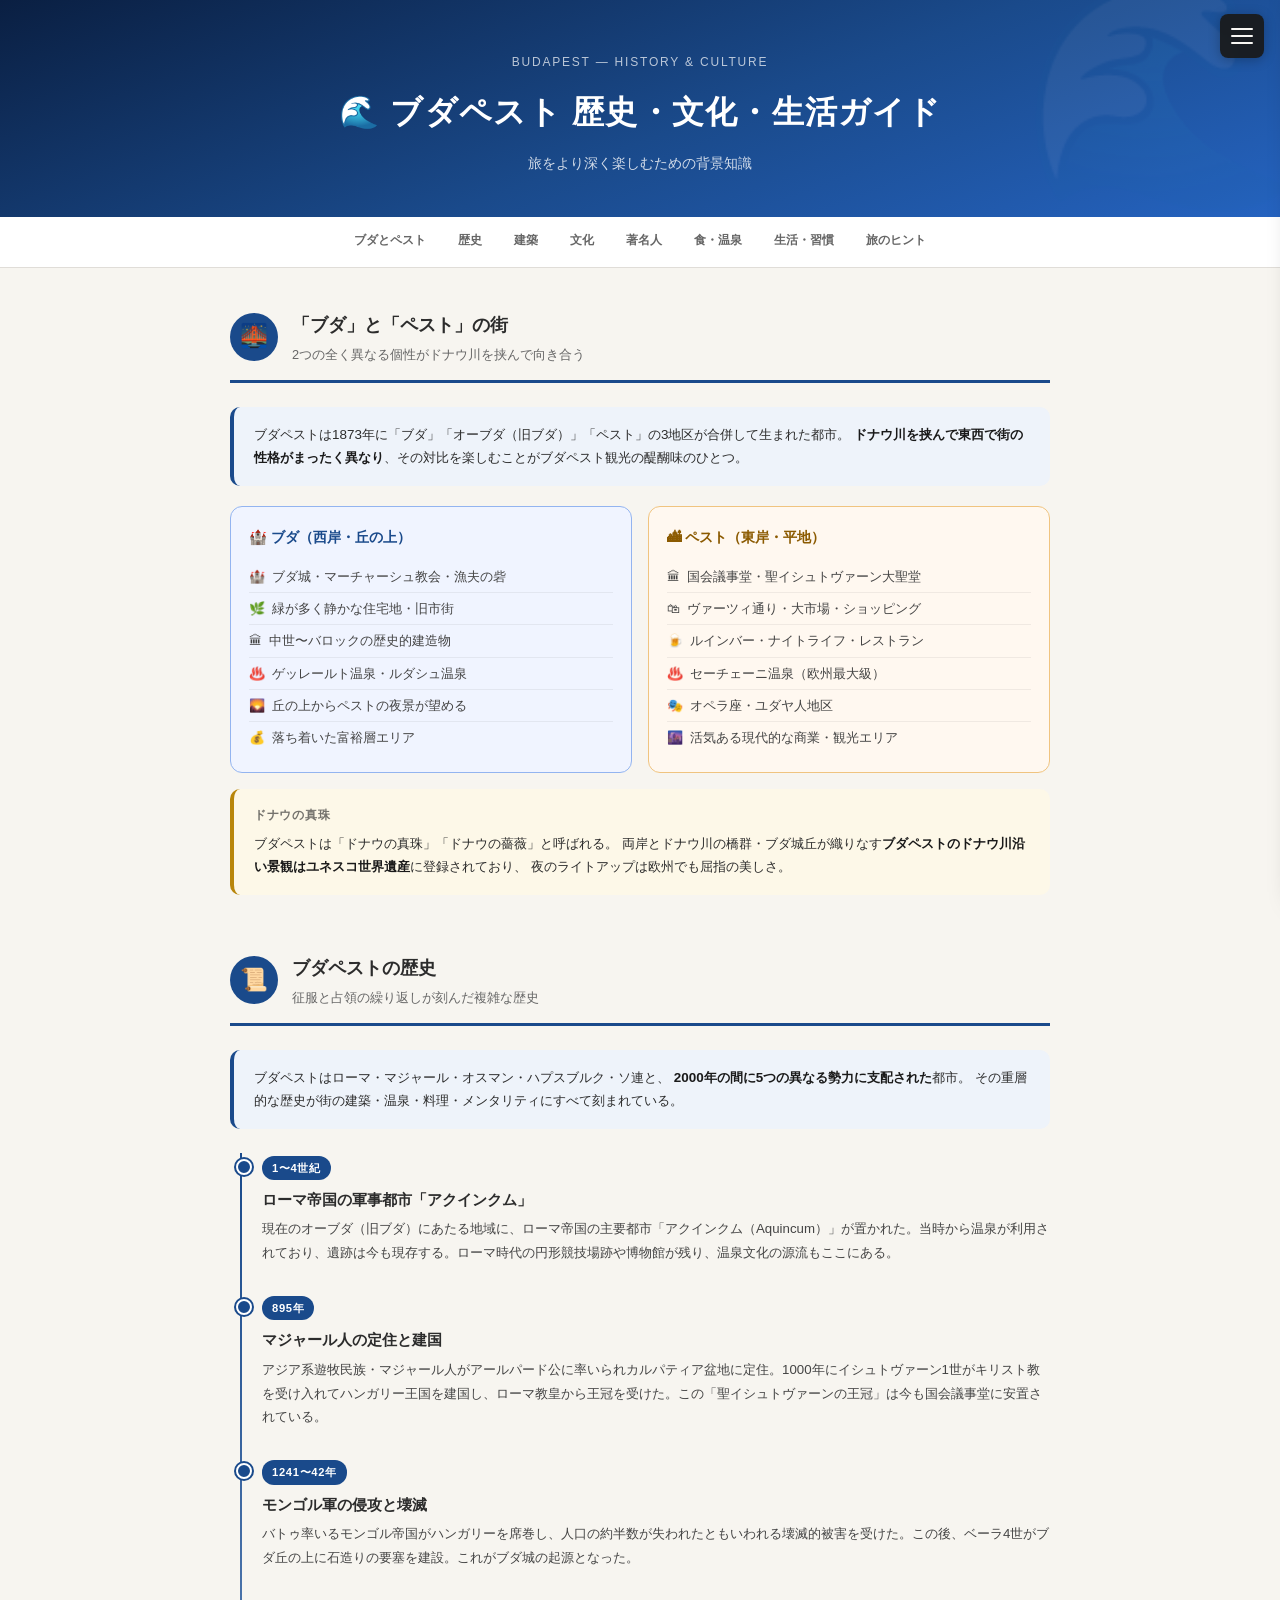
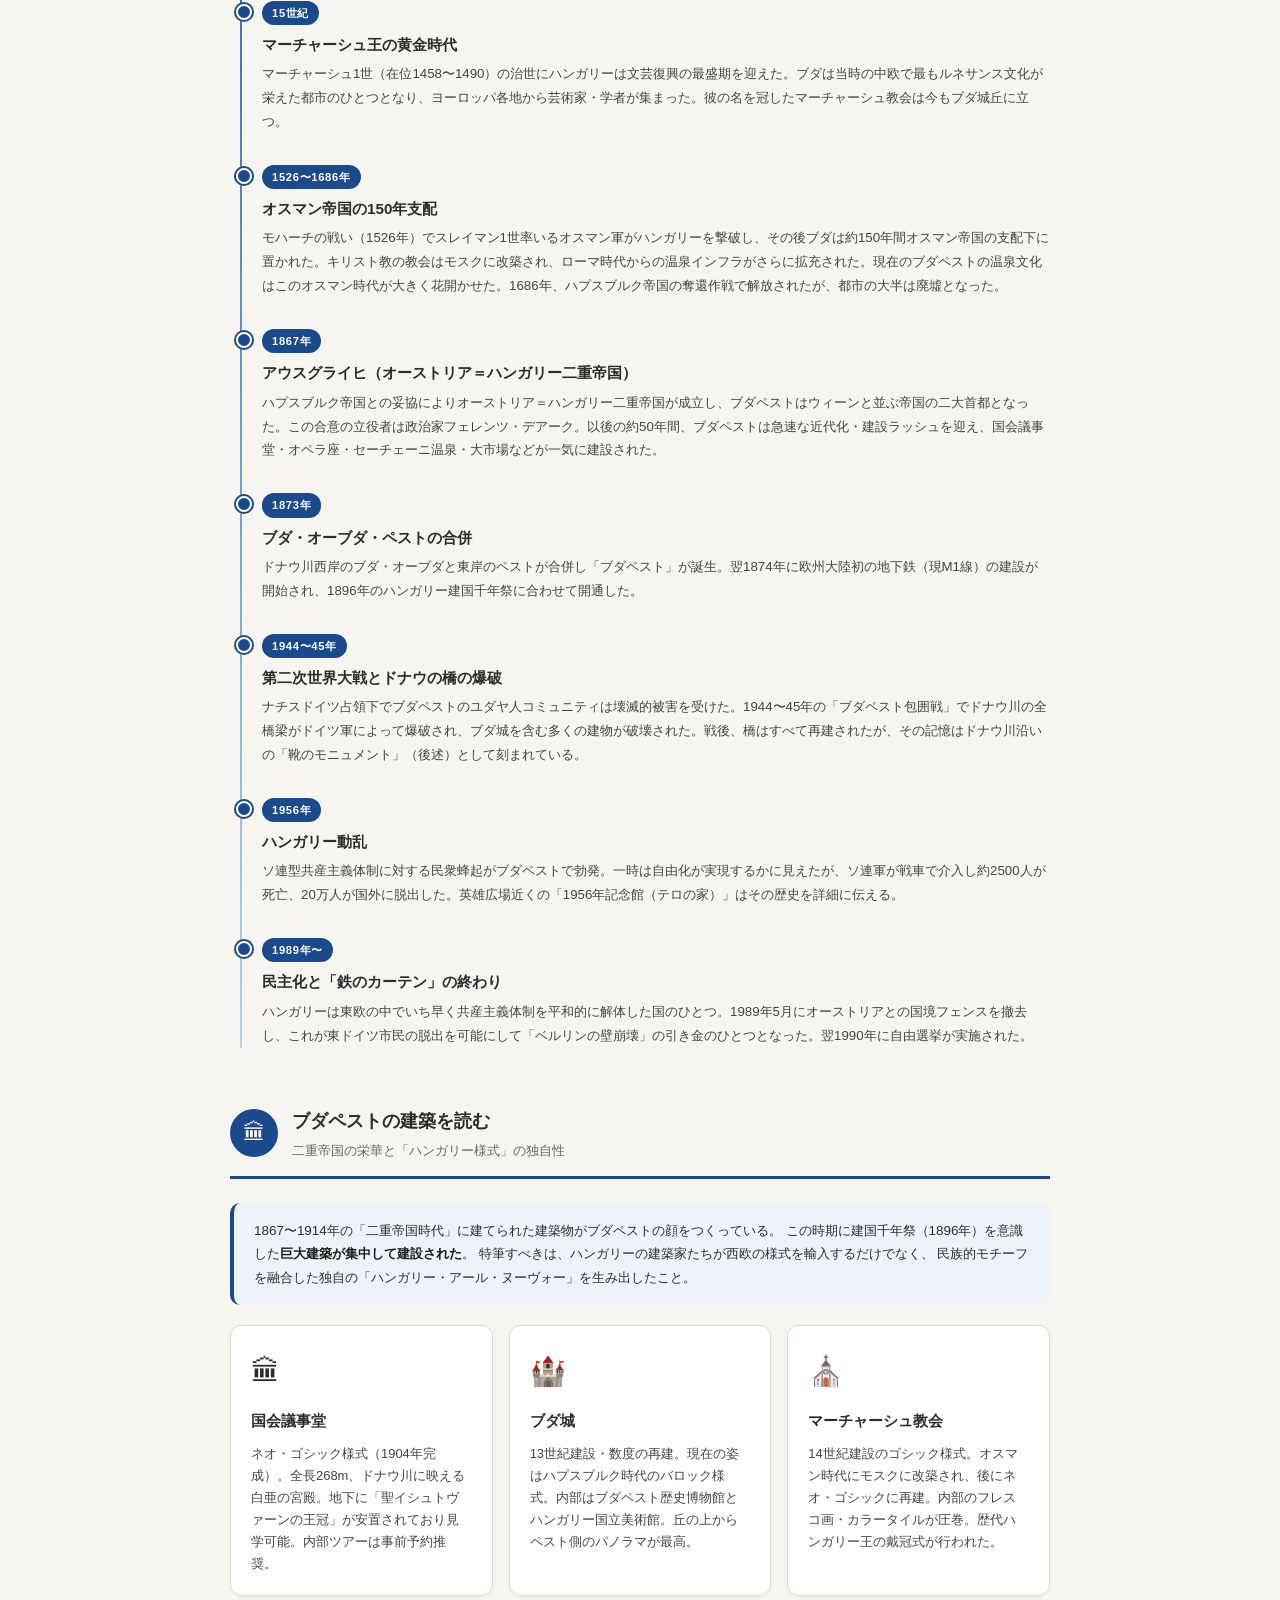
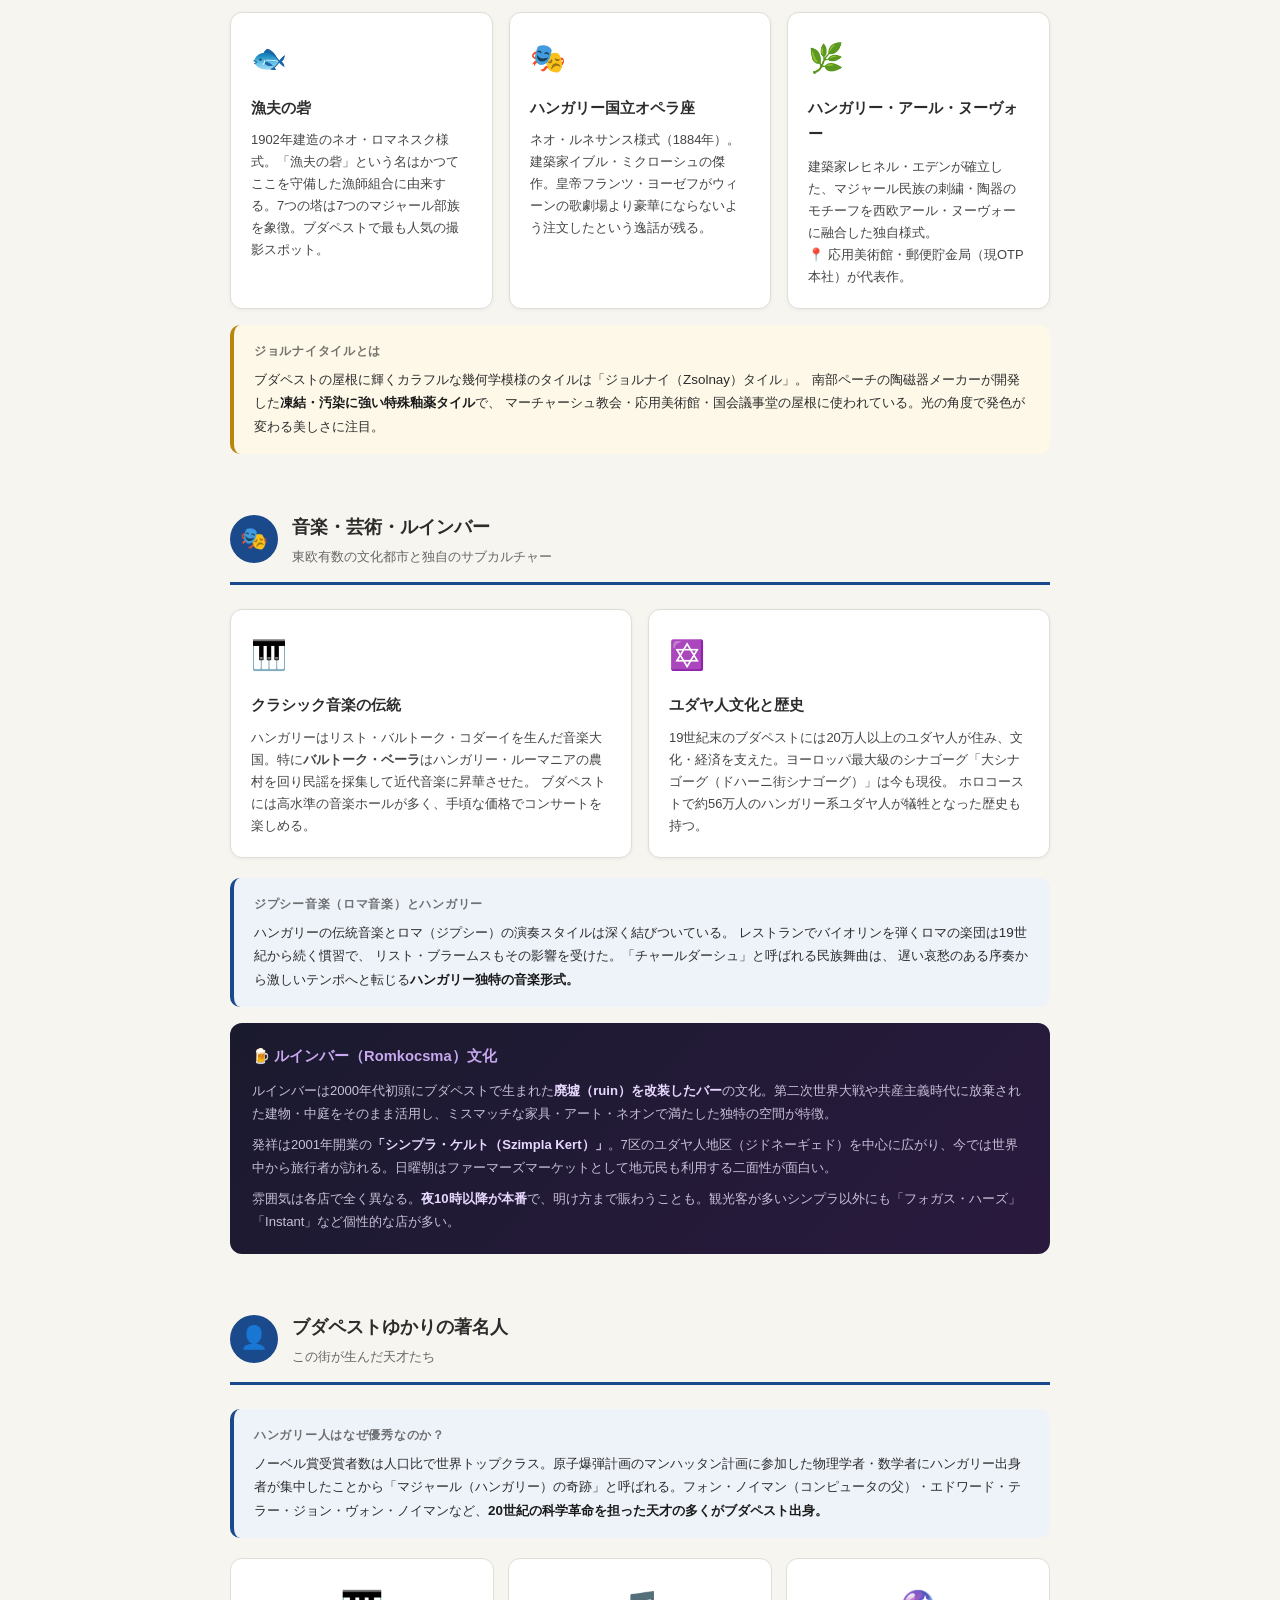
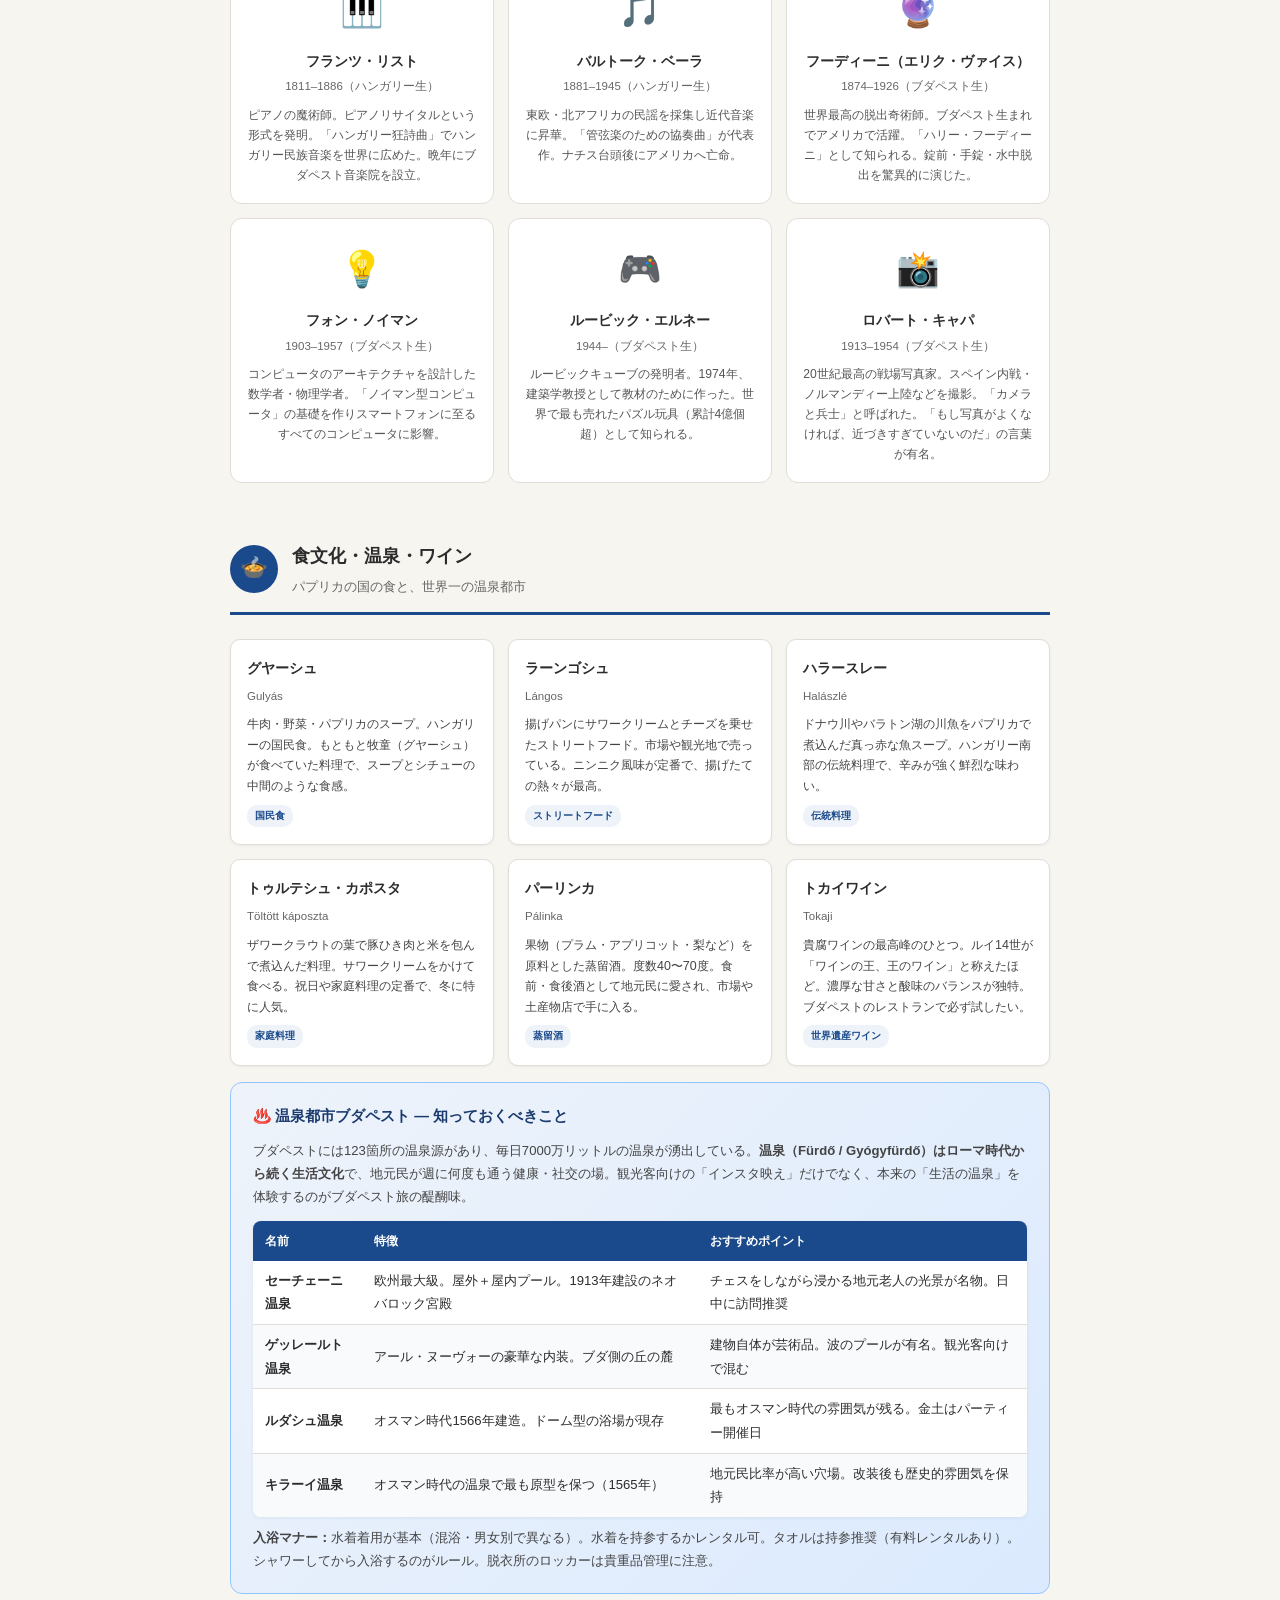
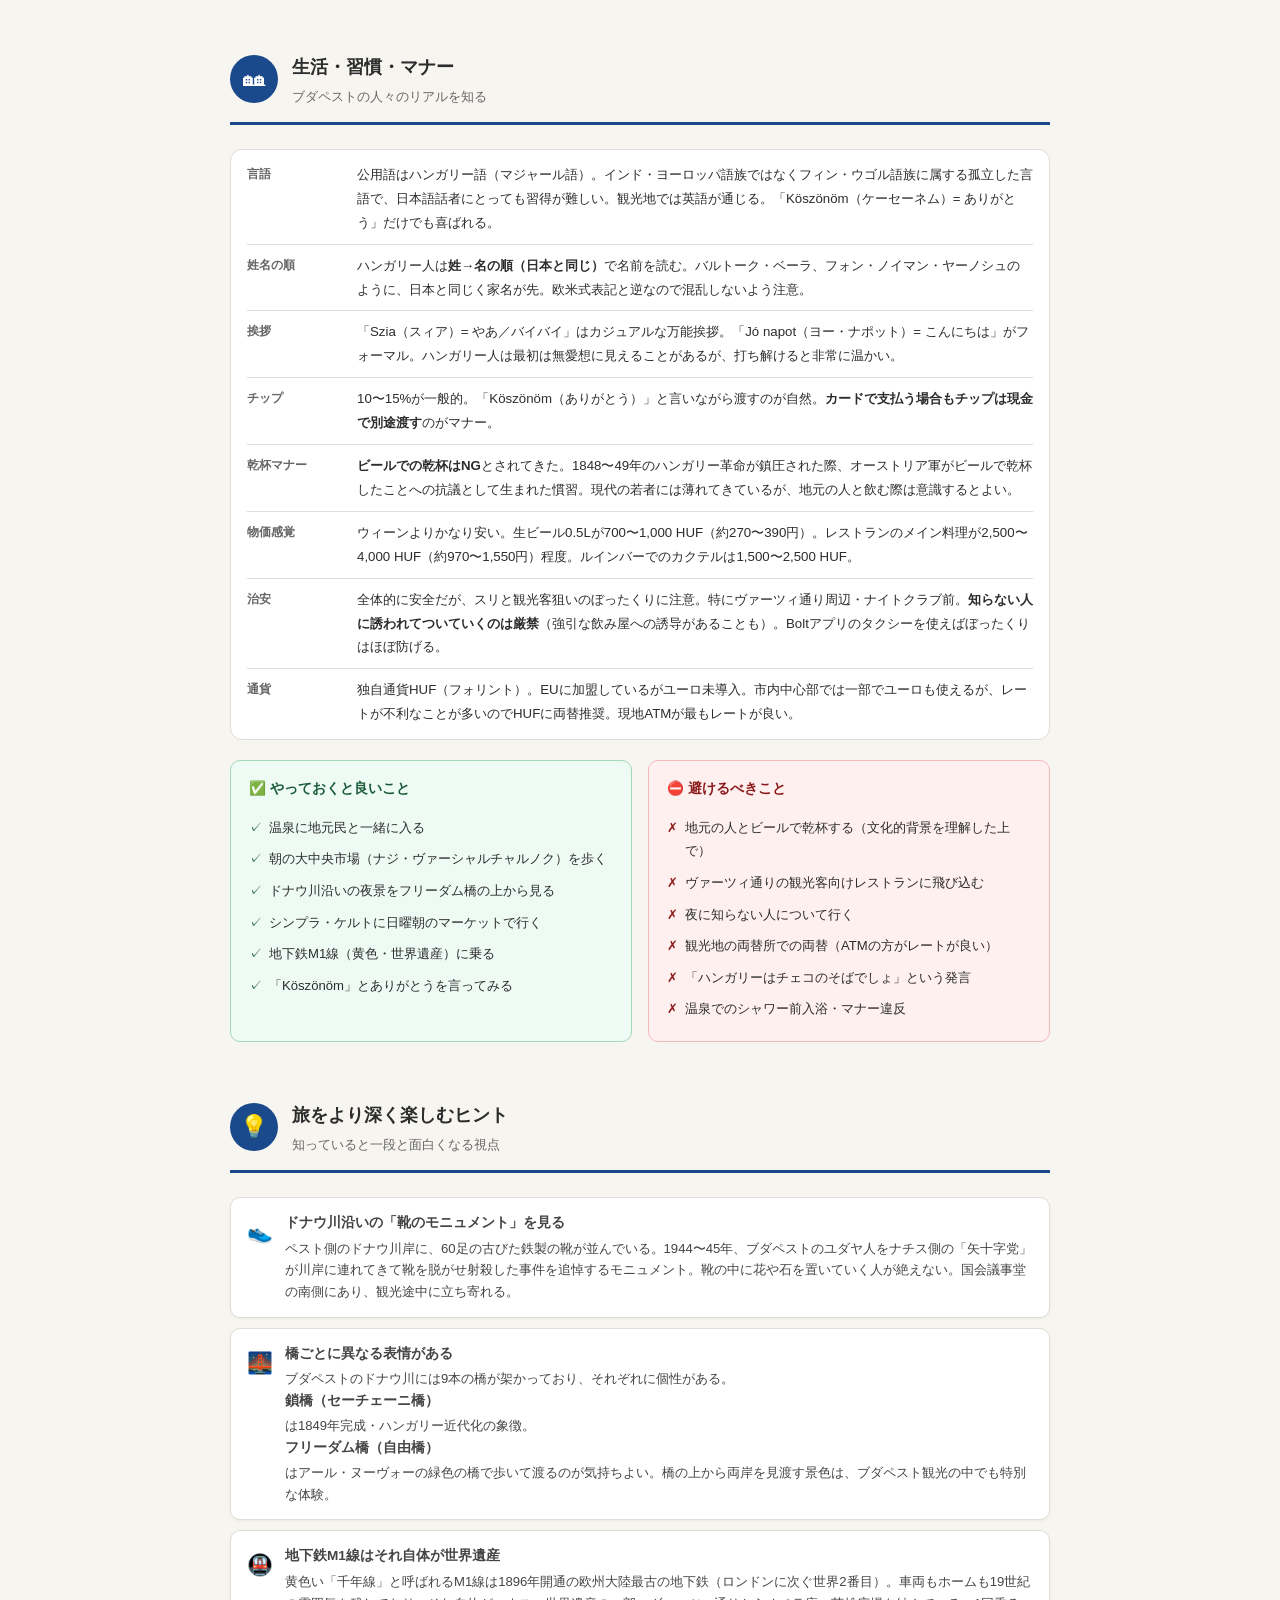
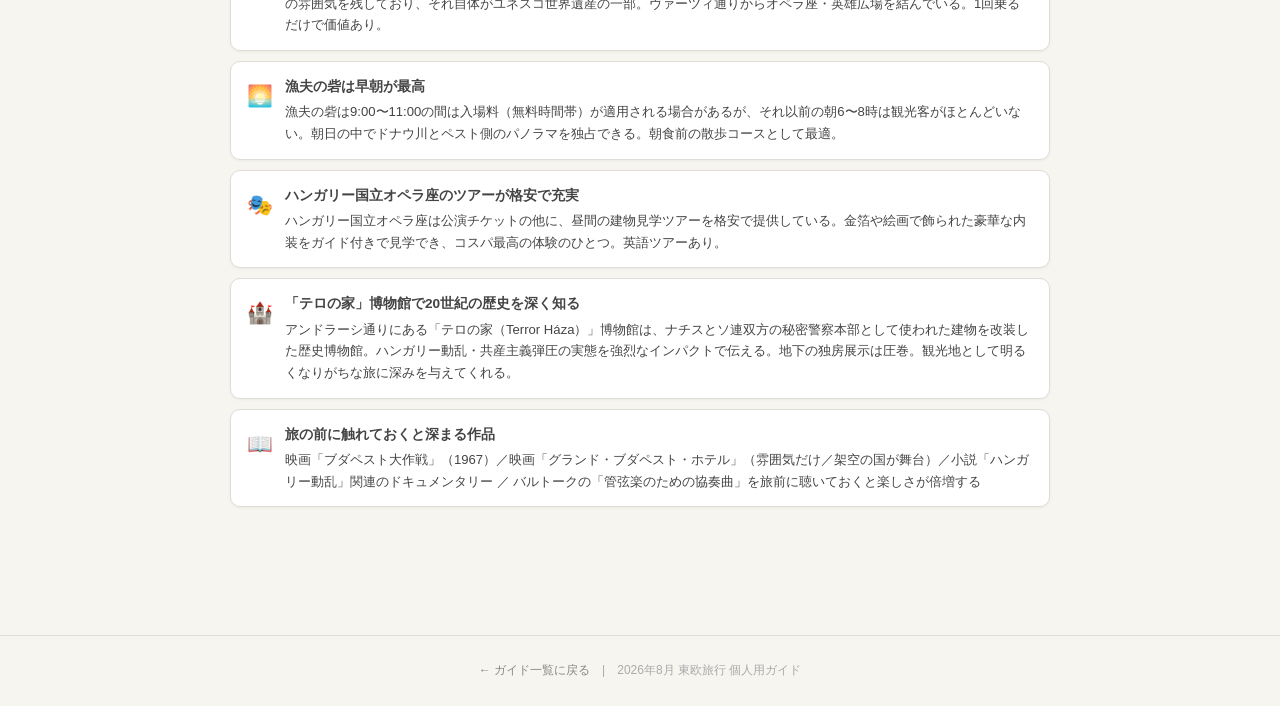
<file: budapest_culture.html>
<!DOCTYPE html>
<html lang="ja">
<head>
  <meta charset="UTF-8">
  <meta name="viewport" content="width=device-width, initial-scale=1.0">
  <title>ブダペスト 歴史・文化・生活ガイド</title>
  <style>
    :root {
      --blue:        #1a4a8b;
      --blue-light:  #eef3fa;
      --gold:        #b8860b;
      --gold-light:  #fdf8e8;
      --red:         #8b1a1a;
      --red-light:   #fdf0f0;
      --green:       #1a5c3a;
      --green-light: #e8f5ee;
      --bg:    #f7f5f0;
      --card:  #ffffff;
      --text:  #2c2c2c;
      --muted: #666;
      --border:#e0ddd8;
    }

    * { box-sizing: border-box; margin: 0; padding: 0; }

    body {
      font-family: 'Helvetica Neue', 'Hiragino Sans', 'Meiryo', sans-serif;
      background: var(--bg);
      color: var(--text);
      line-height: 1.8;
    }

    /* ─── Header ─────────────────────────────── */
    header {
      background: linear-gradient(160deg, #0a1f42 0%, #1a4a8b 55%, #2563c0 100%);
      color: white;
      padding: 52px 24px 40px;
      text-align: center;
      position: relative;
      overflow: hidden;
    }
    header::before {
      content: '🌊';
      position: absolute;
      font-size: 14rem;
      opacity: 0.05;
      top: -20px; right: -20px;
      line-height: 1;
    }
    header .label {
      font-size: 0.75rem;
      letter-spacing: 0.15em;
      text-transform: uppercase;
      opacity: 0.7;
      margin-bottom: 10px;
    }
    header h1 { font-size: 2rem; font-weight: 700; letter-spacing: 0.04em; }
    header p  { margin-top: 10px; font-size: 0.9rem; opacity: 0.8; }

    /* ─── Nav ────────────────────────────────── */
    nav {
      background: white;
      border-bottom: 1px solid var(--border);
      padding: 0 16px;
      display: flex;
      justify-content: center;
      gap: 4px;
      flex-wrap: wrap;
      position: sticky;
      top: 0;
      z-index: 10;
    }
    nav a {
      display: inline-block;
      padding: 12px 14px;
      font-size: 0.78rem;
      font-weight: 600;
      color: var(--muted);
      text-decoration: none;
      border-bottom: 3px solid transparent;
      transition: color 0.15s, border-color 0.15s;
      white-space: nowrap;
    }
    nav a:hover { color: var(--blue); border-bottom-color: var(--blue); }

    /* ─── Container ───────────────────────────── */
    .container { max-width: 860px; margin: 0 auto; padding: 40px 20px 72px; }

    /* ─── Section ─────────────────────────────── */
    .section { margin-bottom: 56px; scroll-margin-top: 52px; }

    .section-header {
      display: flex;
      align-items: center;
      gap: 14px;
      margin-bottom: 24px;
      padding-bottom: 14px;
      border-bottom: 3px solid var(--blue);
    }
    .section-icon {
      width: 48px; height: 48px;
      border-radius: 50%;
      background: var(--blue);
      color: white;
      display: flex; align-items: center; justify-content: center;
      font-size: 1.4rem;
      flex-shrink: 0;
    }
    .section-title h2 { font-size: 1.15rem; font-weight: 700; }
    .section-title p  { font-size: 0.8rem; color: var(--muted); margin-top: 2px; }

    /* ─── Timeline ───────────────────────────── */
    .timeline { position: relative; padding-left: 32px; }
    .timeline::before {
      content: '';
      position: absolute;
      left: 10px; top: 0; bottom: 0;
      width: 2px;
      background: linear-gradient(180deg, var(--blue), #b8d0f0);
    }
    .tl-item { position: relative; margin-bottom: 28px; }
    .tl-item::before {
      content: '';
      position: absolute;
      left: -26px; top: 6px;
      width: 12px; height: 12px;
      border-radius: 50%;
      background: var(--blue);
      border: 2px solid white;
      box-shadow: 0 0 0 2px var(--blue);
    }
    .tl-era {
      display: inline-block;
      font-size: 0.7rem; font-weight: 700;
      letter-spacing: 0.06em;
      background: var(--blue); color: white;
      padding: 2px 10px; border-radius: 12px;
      margin-bottom: 6px;
    }
    .tl-title { font-size: 0.95rem; font-weight: 700; margin-bottom: 4px; }
    .tl-body  { font-size: 0.83rem; color: #444; }

    /* ─── Cards grid ─────────────────────────── */
    .card-grid {
      display: grid;
      grid-template-columns: repeat(auto-fit, minmax(240px, 1fr));
      gap: 16px;
    }
    .info-card {
      background: var(--card);
      border: 1px solid var(--border);
      border-radius: 12px;
      padding: 20px;
      box-shadow: 0 1px 4px rgba(0,0,0,0.05);
    }
    .info-card .ic-icon  { font-size: 1.8rem; margin-bottom: 10px; display: block; }
    .info-card .ic-title { font-size: 0.92rem; font-weight: 700; margin-bottom: 8px; }
    .info-card .ic-body  { font-size: 0.81rem; color: #444; line-height: 1.7; }

    /* ─── Highlight Box ──────────────────────── */
    .highlight {
      border-radius: 10px;
      padding: 16px 20px;
      margin-bottom: 16px;
      font-size: 0.84rem;
      line-height: 1.75;
    }
    .highlight.blue   { background: var(--blue-light);  border-left: 4px solid var(--blue); }
    .highlight.gold   { background: var(--gold-light);  border-left: 4px solid var(--gold); }
    .highlight.red    { background: var(--red-light);   border-left: 4px solid var(--red); }
    .highlight.green  { background: var(--green-light); border-left: 4px solid var(--green); }
    .highlight strong { color: #1a1a1a; }
    .hl-title {
      font-size: 0.75rem; font-weight: 700;
      letter-spacing: 0.06em; text-transform: uppercase;
      margin-bottom: 6px; opacity: 0.65;
    }

    /* ─── Two columns ────────────────────────── */
    .two-col { display: grid; grid-template-columns: 1fr 1fr; gap: 16px; }
    @media (max-width: 580px) { .two-col { grid-template-columns: 1fr; } }

    /* ─── Fact list ──────────────────────────── */
    .fact-list { list-style: none; }
    .fact-list li {
      display: flex; gap: 10px;
      font-size: 0.83rem;
      padding: 9px 0;
      border-bottom: 1px solid var(--border);
      align-items: flex-start;
    }
    .fact-list li:last-child { border-bottom: none; }
    .fact-list .fl-key {
      width: 100px; flex-shrink: 0;
      font-weight: 600; font-size: 0.77rem;
      color: var(--muted);
    }

    /* ─── Do / Don't ─────────────────────────── */
    .do-dont { display: grid; grid-template-columns: 1fr 1fr; gap: 16px; }
    @media (max-width: 580px) { .do-dont { grid-template-columns: 1fr; } }
    .do-card, .dont-card {
      border-radius: 10px; padding: 16px 18px; font-size: 0.82rem;
    }
    .do-card   { background: #eefaf4; border: 1px solid #a3d9b8; }
    .dont-card { background: #fff0f0; border: 1px solid #f5b8b8; }
    .do-card h3   { color: #1a5c3a; font-size: 0.85rem; margin-bottom: 10px; }
    .dont-card h3 { color: var(--red); font-size: 0.85rem; margin-bottom: 10px; }
    .do-card ul, .dont-card ul { list-style: none; }
    .do-card li, .dont-card li { padding: 4px 0; display: flex; gap: 7px; align-items: flex-start; }
    .do-card .d-icon   { color: #1a5c3a; flex-shrink: 0; }
    .dont-card .d-icon { color: var(--red); flex-shrink: 0; }

    /* ─── Person card ────────────────────────── */
    .person-grid {
      display: grid;
      grid-template-columns: repeat(auto-fit, minmax(200px, 1fr));
      gap: 14px;
    }
    .person-card {
      background: var(--card);
      border: 1px solid var(--border);
      border-radius: 12px;
      padding: 18px 16px;
      text-align: center;
    }
    .person-card .p-icon { font-size: 2.2rem; margin-bottom: 8px; }
    .person-card .p-name { font-size: 0.88rem; font-weight: 700; }
    .person-card .p-year { font-size: 0.72rem; color: var(--muted); margin: 2px 0 8px; }
    .person-card .p-desc { font-size: 0.76rem; color: #555; line-height: 1.65; }

    /* ─── Food cards ─────────────────────────── */
    .food-grid {
      display: grid;
      grid-template-columns: repeat(auto-fit, minmax(200px, 1fr));
      gap: 14px;
    }
    .food-card {
      background: var(--card);
      border: 1px solid var(--border);
      border-radius: 10px;
      padding: 16px;
      box-shadow: 0 1px 3px rgba(0,0,0,0.05);
    }
    .food-card .f-name { font-size: 0.9rem; font-weight: 700; margin-bottom: 4px; }
    .food-card .f-kana { font-size: 0.72rem; color: var(--muted); margin-bottom: 8px; }
    .food-card .f-desc { font-size: 0.78rem; color: #444; line-height: 1.65; }
    .food-card .f-tag  {
      display: inline-block; margin-top: 8px;
      font-size: 0.65rem; font-weight: 700;
      padding: 2px 8px; border-radius: 10px;
      background: var(--blue-light); color: var(--blue);
    }

    /* ─── Bath box ───────────────────────────── */
    .bath-box {
      background: linear-gradient(135deg, #eef3fa, #dbeafe);
      border: 1px solid #93c5fd;
      border-radius: 12px;
      padding: 20px 22px;
      margin-top: 16px;
    }
    .bath-box h3 { font-size: 0.92rem; font-weight: 700; margin-bottom: 10px; color: #1a3a6e; }
    .bath-box p  { font-size: 0.82rem; color: #444; line-height: 1.75; margin-bottom: 8px; }
    .bath-box p:last-child { margin-bottom: 0; }

    /* ─── Bath table ─────────────────────────── */
    .bath-table {
      width: 100%; border-collapse: collapse;
      font-size: 0.82rem; background: var(--card);
      border-radius: 8px; overflow: hidden;
      box-shadow: 0 1px 4px rgba(0,0,0,0.06);
      margin-top: 12px;
    }
    .bath-table th {
      background: var(--blue); color: white;
      padding: 9px 12px; text-align: left;
      font-size: 0.77rem; font-weight: 600;
    }
    .bath-table td { padding: 8px 12px; border-bottom: 1px solid var(--border); }
    .bath-table tr:last-child td { border-bottom: none; }
    .bath-table tr:nth-child(even) td { background: #f8fafc; }

    /* ─── Ruin bar box ───────────────────────── */
    .ruin-box {
      background: linear-gradient(135deg, #1a1a2e, #2a1a3e);
      border-radius: 12px;
      padding: 20px 22px;
      margin-top: 16px;
      color: #e8e0f0;
    }
    .ruin-box h3 { font-size: 0.92rem; font-weight: 700; margin-bottom: 10px; color: #c8a8f0; }
    .ruin-box p  { font-size: 0.82rem; line-height: 1.75; margin-bottom: 8px; color: #c8c0d8; }
    .ruin-box p:last-child { margin-bottom: 0; }
    .ruin-box strong { color: #e8d8ff; }

    /* ─── Tip list ───────────────────────────── */
    .tip-list { display: flex; flex-direction: column; gap: 10px; }
    .tip-item {
      display: flex; gap: 12px;
      background: var(--card);
      border: 1px solid var(--border);
      border-radius: 10px;
      padding: 14px 16px;
      font-size: 0.82rem;
      align-items: flex-start;
      box-shadow: 0 1px 3px rgba(0,0,0,0.05);
    }
    .tip-item .t-icon { font-size: 1.3rem; flex-shrink: 0; margin-top: 1px; }
    .tip-item .t-body strong { display: block; font-size: 0.85rem; margin-bottom: 3px; }
    .tip-item .t-body { color: #444; line-height: 1.65; }

    /* ─── Buda / Pest split ──────────────────── */
    .split-grid { display: grid; grid-template-columns: 1fr 1fr; gap: 16px; }
    @media (max-width: 580px) { .split-grid { grid-template-columns: 1fr; } }
    .split-card {
      border-radius: 12px; padding: 18px 18px;
    }
    .split-card.buda { background: #f0f4ff; border: 1px solid #93b4f0; }
    .split-card.pest { background: #fff8f0; border: 1px solid #f0c480; }
    .split-card h3 { font-size: 0.9rem; font-weight: 700; margin-bottom: 10px; }
    .split-card.buda h3 { color: var(--blue); }
    .split-card.pest h3 { color: #8b5a00; }
    .split-card ul { list-style: none; font-size: 0.81rem; color: #444; }
    .split-card li { padding: 4px 0; border-bottom: 1px solid rgba(0,0,0,0.06); display: flex; gap: 7px; }
    .split-card li:last-child { border-bottom: none; }

    footer {
      text-align: center;
      padding: 24px;
      font-size: 0.75rem;
      color: #aaa;
      border-top: 1px solid var(--border);
    }
    footer a { color: #888; text-decoration: none; }
    footer a:hover { color: var(--blue); }
  </style>
</head>
<body>

<header>
  <div class="label">Budapest — History &amp; Culture</div>
  <h1>🌊 ブダペスト 歴史・文化・生活ガイド</h1>
  <p>旅をより深く楽しむための背景知識</p>
</header>

<nav>
  <a href="#budapest">ブダとペスト</a>
  <a href="#history">歴史</a>
  <a href="#architecture">建築</a>
  <a href="#culture">文化</a>
  <a href="#people">著名人</a>
  <a href="#food">食・温泉</a>
  <a href="#life">生活・習慣</a>
  <a href="#tips">旅のヒント</a>
</nav>

<div class="container">

  <!-- ① ブダとペスト -->
  <div class="section" id="budapest">
    <div class="section-header">
      <div class="section-icon">🌉</div>
      <div class="section-title">
        <h2>「ブダ」と「ペスト」の街</h2>
        <p>2つの全く異なる個性がドナウ川を挟んで向き合う</p>
      </div>
    </div>

    <div class="highlight blue" style="margin-bottom:20px;">
      ブダペストは1873年に「ブダ」「オーブダ（旧ブダ）」「ペスト」の3地区が合併して生まれた都市。
      <strong>ドナウ川を挟んで東西で街の性格がまったく異なり</strong>、その対比を楽しむことがブダペスト観光の醍醐味のひとつ。
    </div>

    <div class="split-grid">
      <div class="split-card buda">
        <h3>🏰 ブダ（西岸・丘の上）</h3>
        <ul>
          <li><span>🏰</span>ブダ城・マーチャーシュ教会・漁夫の砦</li>
          <li><span>🌿</span>緑が多く静かな住宅地・旧市街</li>
          <li><span>🏛</span>中世〜バロックの歴史的建造物</li>
          <li><span>♨️</span>ゲッレールト温泉・ルダシュ温泉</li>
          <li><span>🌄</span>丘の上からペストの夜景が望める</li>
          <li><span>💰</span>落ち着いた富裕層エリア</li>
        </ul>
      </div>
      <div class="split-card pest">
        <h3>🏙 ペスト（東岸・平地）</h3>
        <ul>
          <li><span>🏛</span>国会議事堂・聖イシュトヴァーン大聖堂</li>
          <li><span>🛍</span>ヴァーツィ通り・大市場・ショッピング</li>
          <li><span>🍺</span>ルインバー・ナイトライフ・レストラン</li>
          <li><span>♨️</span>セーチェーニ温泉（欧州最大級）</li>
          <li><span>🎭</span>オペラ座・ユダヤ人地区</li>
          <li><span>🌆</span>活気ある現代的な商業・観光エリア</li>
        </ul>
      </div>
    </div>

    <div class="highlight gold" style="margin-top:16px;">
      <div class="hl-title">ドナウの真珠</div>
      ブダペストは「ドナウの真珠」「ドナウの薔薇」と呼ばれる。
      両岸とドナウ川の橋群・ブダ城丘が織りなす<strong>ブダペストのドナウ川沿い景観はユネスコ世界遺産</strong>に登録されており、
      夜のライトアップは欧州でも屈指の美しさ。
    </div>
  </div>

  <!-- ② 歴史 -->
  <div class="section" id="history">
    <div class="section-header">
      <div class="section-icon">📜</div>
      <div class="section-title">
        <h2>ブダペストの歴史</h2>
        <p>征服と占領の繰り返しが刻んだ複雑な歴史</p>
      </div>
    </div>

    <div class="highlight blue" style="margin-bottom:24px;">
      ブダペストはローマ・マジャール・オスマン・ハプスブルク・ソ連と、
      <strong>2000年の間に5つの異なる勢力に支配された</strong>都市。
      その重層的な歴史が街の建築・温泉・料理・メンタリティにすべて刻まれている。
    </div>

    <div class="timeline">
      <div class="tl-item">
        <span class="tl-era">1〜4世紀</span>
        <div class="tl-title">ローマ帝国の軍事都市「アクインクム」</div>
        <div class="tl-body">現在のオーブダ（旧ブダ）にあたる地域に、ローマ帝国の主要都市「アクインクム（Aquincum）」が置かれた。当時から温泉が利用されており、遺跡は今も現存する。ローマ時代の円形競技場跡や博物館が残り、温泉文化の源流もここにある。</div>
      </div>
      <div class="tl-item">
        <span class="tl-era">895年</span>
        <div class="tl-title">マジャール人の定住と建国</div>
        <div class="tl-body">アジア系遊牧民族・マジャール人がアールパード公に率いられカルパティア盆地に定住。1000年にイシュトヴァーン1世がキリスト教を受け入れてハンガリー王国を建国し、ローマ教皇から王冠を受けた。この「聖イシュトヴァーンの王冠」は今も国会議事堂に安置されている。</div>
      </div>
      <div class="tl-item">
        <span class="tl-era">1241〜42年</span>
        <div class="tl-title">モンゴル軍の侵攻と壊滅</div>
        <div class="tl-body">バトゥ率いるモンゴル帝国がハンガリーを席巻し、人口の約半数が失われたともいわれる壊滅的被害を受けた。この後、ベーラ4世がブダ丘の上に石造りの要塞を建設。これがブダ城の起源となった。</div>
      </div>
      <div class="tl-item">
        <span class="tl-era">15世紀</span>
        <div class="tl-title">マーチャーシュ王の黄金時代</div>
        <div class="tl-body">マーチャーシュ1世（在位1458〜1490）の治世にハンガリーは文芸復興の最盛期を迎えた。ブダは当時の中欧で最もルネサンス文化が栄えた都市のひとつとなり、ヨーロッパ各地から芸術家・学者が集まった。彼の名を冠したマーチャーシュ教会は今もブダ城丘に立つ。</div>
      </div>
      <div class="tl-item">
        <span class="tl-era">1526〜1686年</span>
        <div class="tl-title">オスマン帝国の150年支配</div>
        <div class="tl-body">モハーチの戦い（1526年）でスレイマン1世率いるオスマン軍がハンガリーを撃破し、その後ブダは約150年間オスマン帝国の支配下に置かれた。キリスト教の教会はモスクに改築され、ローマ時代からの温泉インフラがさらに拡充された。現在のブダペストの温泉文化はこのオスマン時代が大きく花開かせた。1686年、ハプスブルク帝国の奪還作戦で解放されたが、都市の大半は廃墟となった。</div>
      </div>
      <div class="tl-item">
        <span class="tl-era">1867年</span>
        <div class="tl-title">アウスグライヒ（オーストリア＝ハンガリー二重帝国）</div>
        <div class="tl-body">ハプスブルク帝国との妥協によりオーストリア＝ハンガリー二重帝国が成立し、ブダペストはウィーンと並ぶ帝国の二大首都となった。この合意の立役者は政治家フェレンツ・デアーク。以後の約50年間、ブダペストは急速な近代化・建設ラッシュを迎え、国会議事堂・オペラ座・セーチェーニ温泉・大市場などが一気に建設された。</div>
      </div>
      <div class="tl-item">
        <span class="tl-era">1873年</span>
        <div class="tl-title">ブダ・オーブダ・ペストの合併</div>
        <div class="tl-body">ドナウ川西岸のブダ・オーブダと東岸のペストが合併し「ブダペスト」が誕生。翌1874年に欧州大陸初の地下鉄（現M1線）の建設が開始され、1896年のハンガリー建国千年祭に合わせて開通した。</div>
      </div>
      <div class="tl-item">
        <span class="tl-era">1944〜45年</span>
        <div class="tl-title">第二次世界大戦とドナウの橋の爆破</div>
        <div class="tl-body">ナチスドイツ占領下でブダペストのユダヤ人コミュニティは壊滅的被害を受けた。1944〜45年の「ブダペスト包囲戦」でドナウ川の全橋梁がドイツ軍によって爆破され、ブダ城を含む多くの建物が破壊された。戦後、橋はすべて再建されたが、その記憶はドナウ川沿いの「靴のモニュメント」（後述）として刻まれている。</div>
      </div>
      <div class="tl-item">
        <span class="tl-era">1956年</span>
        <div class="tl-title">ハンガリー動乱</div>
        <div class="tl-body">ソ連型共産主義体制に対する民衆蜂起がブダペストで勃発。一時は自由化が実現するかに見えたが、ソ連軍が戦車で介入し約2500人が死亡、20万人が国外に脱出した。英雄広場近くの「1956年記念館（テロの家）」はその歴史を詳細に伝える。</div>
      </div>
      <div class="tl-item">
        <span class="tl-era">1989年〜</span>
        <div class="tl-title">民主化と「鉄のカーテン」の終わり</div>
        <div class="tl-body">ハンガリーは東欧の中でいち早く共産主義体制を平和的に解体した国のひとつ。1989年5月にオーストリアとの国境フェンスを撤去し、これが東ドイツ市民の脱出を可能にして「ベルリンの壁崩壊」の引き金のひとつとなった。翌1990年に自由選挙が実施された。</div>
      </div>
    </div>
  </div>

  <!-- ③ 建築 -->
  <div class="section" id="architecture">
    <div class="section-header">
      <div class="section-icon">🏛</div>
      <div class="section-title">
        <h2>ブダペストの建築を読む</h2>
        <p>二重帝国の栄華と「ハンガリー様式」の独自性</p>
      </div>
    </div>

    <div class="highlight blue" style="margin-bottom:20px;">
      1867〜1914年の「二重帝国時代」に建てられた建築物がブダペストの顔をつくっている。
      この時期に建国千年祭（1896年）を意識した<strong>巨大建築が集中して建設された</strong>。
      特筆すべきは、ハンガリーの建築家たちが西欧の様式を輸入するだけでなく、
      民族的モチーフを融合した独自の「ハンガリー・アール・ヌーヴォー」を生み出したこと。
    </div>

    <div class="card-grid">
      <div class="info-card">
        <span class="ic-icon">🏛</span>
        <div class="ic-title">国会議事堂</div>
        <div class="ic-body">
          ネオ・ゴシック様式（1904年完成）。全長268m、ドナウ川に映える白亜の宮殿。地下に「聖イシュトヴァーンの王冠」が安置されており見学可能。内部ツアーは事前予約推奨。
        </div>
      </div>
      <div class="info-card">
        <span class="ic-icon">🏰</span>
        <div class="ic-title">ブダ城</div>
        <div class="ic-body">
          13世紀建設・数度の再建。現在の姿はハプスブルク時代のバロック様式。内部はブダペスト歴史博物館とハンガリー国立美術館。丘の上からペスト側のパノラマが最高。
        </div>
      </div>
      <div class="info-card">
        <span class="ic-icon">⛪</span>
        <div class="ic-title">マーチャーシュ教会</div>
        <div class="ic-body">
          14世紀建設のゴシック様式。オスマン時代にモスクに改築され、後にネオ・ゴシックに再建。内部のフレスコ画・カラータイルが圧巻。歴代ハンガリー王の戴冠式が行われた。
        </div>
      </div>
      <div class="info-card">
        <span class="ic-icon">🐟</span>
        <div class="ic-title">漁夫の砦</div>
        <div class="ic-body">
          1902年建造のネオ・ロマネスク様式。「漁夫の砦」という名はかつてここを守備した漁師組合に由来する。7つの塔は7つのマジャール部族を象徴。ブダペストで最も人気の撮影スポット。
        </div>
      </div>
      <div class="info-card">
        <span class="ic-icon">🎭</span>
        <div class="ic-title">ハンガリー国立オペラ座</div>
        <div class="ic-body">
          ネオ・ルネサンス様式（1884年）。建築家イブル・ミクローシュの傑作。皇帝フランツ・ヨーゼフがウィーンの歌劇場より豪華にならないよう注文したという逸話が残る。
        </div>
      </div>
      <div class="info-card">
        <span class="ic-icon">🌿</span>
        <div class="ic-title">ハンガリー・アール・ヌーヴォー</div>
        <div class="ic-body">
          建築家レヒネル・エデンが確立した、マジャール民族の刺繍・陶器のモチーフを西欧アール・ヌーヴォーに融合した独自様式。<br>📍 応用美術館・郵便貯金局（現OTP本社）が代表作。
        </div>
      </div>
    </div>

    <div class="highlight gold" style="margin-top:16px;">
      <div class="hl-title">ジョルナイタイルとは</div>
      ブダペストの屋根に輝くカラフルな幾何学模様のタイルは「ジョルナイ（Zsolnay）タイル」。
      南部ペーチの陶磁器メーカーが開発した<strong>凍結・汚染に強い特殊釉薬タイル</strong>で、
      マーチャーシュ教会・応用美術館・国会議事堂の屋根に使われている。光の角度で発色が変わる美しさに注目。
    </div>
  </div>

  <!-- ④ 文化 -->
  <div class="section" id="culture">
    <div class="section-header">
      <div class="section-icon">🎭</div>
      <div class="section-title">
        <h2>音楽・芸術・ルインバー</h2>
        <p>東欧有数の文化都市と独自のサブカルチャー</p>
      </div>
    </div>

    <div class="two-col" style="margin-bottom:20px;">
      <div class="info-card">
        <span class="ic-icon">🎹</span>
        <div class="ic-title">クラシック音楽の伝統</div>
        <div class="ic-body">
          ハンガリーはリスト・バルトーク・コダーイを生んだ音楽大国。特に<strong>バルトーク・ベーラ</strong>はハンガリー・ルーマニアの農村を回り民謡を採集して近代音楽に昇華させた。
          ブダペストには高水準の音楽ホールが多く、手頃な価格でコンサートを楽しめる。
        </div>
      </div>
      <div class="info-card">
        <span class="ic-icon">✡️</span>
        <div class="ic-title">ユダヤ人文化と歴史</div>
        <div class="ic-body">
          19世紀末のブダペストには20万人以上のユダヤ人が住み、文化・経済を支えた。ヨーロッパ最大級のシナゴーグ「大シナゴーグ（ドハーニ街シナゴーグ）」は今も現役。
          ホロコーストで約56万人のハンガリー系ユダヤ人が犠牲となった歴史も持つ。
        </div>
      </div>
    </div>

    <div class="highlight blue">
      <div class="hl-title">ジプシー音楽（ロマ音楽）とハンガリー</div>
      ハンガリーの伝統音楽とロマ（ジプシー）の演奏スタイルは深く結びついている。
      レストランでバイオリンを弾くロマの楽団は19世紀から続く慣習で、
      リスト・ブラームスもその影響を受けた。「チャールダーシュ」と呼ばれる民族舞曲は、
      遅い哀愁のある序奏から激しいテンポへと転じる<strong>ハンガリー独特の音楽形式。</strong>
    </div>

    <div class="ruin-box">
      <h3>🍺 ルインバー（Romkocsma）文化</h3>
      <p>ルインバーは2000年代初頭にブダペストで生まれた<strong>廃墟（ruin）を改装したバー</strong>の文化。第二次世界大戦や共産主義時代に放棄された建物・中庭をそのまま活用し、ミスマッチな家具・アート・ネオンで満たした独特の空間が特徴。</p>
      <p>発祥は2001年開業の<strong>「シンプラ・ケルト（Szimpla Kert）」</strong>。7区のユダヤ人地区（ジドネーギェド）を中心に広がり、今では世界中から旅行者が訪れる。日曜朝はファーマーズマーケットとして地元民も利用する二面性が面白い。</p>
      <p>雰囲気は各店で全く異なる。<strong>夜10時以降が本番</strong>で、明け方まで賑わうことも。観光客が多いシンプラ以外にも「フォガス・ハーズ」「Instant」など個性的な店が多い。</p>
    </div>
  </div>

  <!-- ⑤ 著名人 -->
  <div class="section" id="people">
    <div class="section-header">
      <div class="section-icon">👤</div>
      <div class="section-title">
        <h2>ブダペストゆかりの著名人</h2>
        <p>この街が生んだ天才たち</p>
      </div>
    </div>

    <div class="highlight blue" style="margin-bottom:20px;">
      <div class="hl-title">ハンガリー人はなぜ優秀なのか？</div>
      ノーベル賞受賞者数は人口比で世界トップクラス。原子爆弾計画のマンハッタン計画に参加した物理学者・数学者にハンガリー出身者が集中したことから「マジャール（ハンガリー）の奇跡」と呼ばれる。フォン・ノイマン（コンピュータの父）・エドワード・テラー・ジョン・ヴォン・ノイマンなど、<strong>20世紀の科学革命を担った天才の多くがブダペスト出身。</strong>
    </div>

    <div class="person-grid">
      <div class="person-card">
        <div class="p-icon">🎹</div>
        <div class="p-name">フランツ・リスト</div>
        <div class="p-year">1811–1886（ハンガリー生）</div>
        <div class="p-desc">ピアノの魔術師。ピアノリサイタルという形式を発明。「ハンガリー狂詩曲」でハンガリー民族音楽を世界に広めた。晩年にブダペスト音楽院を設立。</div>
      </div>
      <div class="person-card">
        <div class="p-icon">🎵</div>
        <div class="p-name">バルトーク・ベーラ</div>
        <div class="p-year">1881–1945（ハンガリー生）</div>
        <div class="p-desc">東欧・北アフリカの民謡を採集し近代音楽に昇華。「管弦楽のための協奏曲」が代表作。ナチス台頭後にアメリカへ亡命。</div>
      </div>
      <div class="person-card">
        <div class="p-icon">🔮</div>
        <div class="p-name">フーディーニ（エリク・ヴァイス）</div>
        <div class="p-year">1874–1926（ブダペスト生）</div>
        <div class="p-desc">世界最高の脱出奇術師。ブダペスト生まれでアメリカで活躍。「ハリー・フーディーニ」として知られる。錠前・手錠・水中脱出を驚異的に演じた。</div>
      </div>
      <div class="person-card">
        <div class="p-icon">💡</div>
        <div class="p-name">フォン・ノイマン</div>
        <div class="p-year">1903–1957（ブダペスト生）</div>
        <div class="p-desc">コンピュータのアーキテクチャを設計した数学者・物理学者。「ノイマン型コンピュータ」の基礎を作りスマートフォンに至るすべてのコンピュータに影響。</div>
      </div>
      <div class="person-card">
        <div class="p-icon">🎮</div>
        <div class="p-name">ルービック・エルネー</div>
        <div class="p-year">1944–（ブダペスト生）</div>
        <div class="p-desc">ルービックキューブの発明者。1974年、建築学教授として教材のために作った。世界で最も売れたパズル玩具（累計4億個超）として知られる。</div>
      </div>
      <div class="person-card">
        <div class="p-icon">📸</div>
        <div class="p-name">ロバート・キャパ</div>
        <div class="p-year">1913–1954（ブダペスト生）</div>
        <div class="p-desc">20世紀最高の戦場写真家。スペイン内戦・ノルマンディー上陸などを撮影。「カメラと兵士」と呼ばれた。「もし写真がよくなければ、近づきすぎていないのだ」の言葉が有名。</div>
      </div>
    </div>
  </div>

  <!-- ⑥ 食・温泉 -->
  <div class="section" id="food">
    <div class="section-header">
      <div class="section-icon">🍲</div>
      <div class="section-title">
        <h2>食文化・温泉・ワイン</h2>
        <p>パプリカの国の食と、世界一の温泉都市</p>
      </div>
    </div>

    <div class="food-grid">
      <div class="food-card">
        <div class="f-name">グヤーシュ</div>
        <div class="f-kana">Gulyás</div>
        <div class="f-desc">牛肉・野菜・パプリカのスープ。ハンガリーの国民食。もともと牧童（グヤーシュ）が食べていた料理で、スープとシチューの中間のような食感。</div>
        <span class="f-tag">国民食</span>
      </div>
      <div class="food-card">
        <div class="f-name">ラーンゴシュ</div>
        <div class="f-kana">Lángos</div>
        <div class="f-desc">揚げパンにサワークリームとチーズを乗せたストリートフード。市場や観光地で売っている。ニンニク風味が定番で、揚げたての熱々が最高。</div>
        <span class="f-tag">ストリートフード</span>
      </div>
      <div class="food-card">
        <div class="f-name">ハラースレー</div>
        <div class="f-kana">Halászlé</div>
        <div class="f-desc">ドナウ川やバラトン湖の川魚をパプリカで煮込んだ真っ赤な魚スープ。ハンガリー南部の伝統料理で、辛みが強く鮮烈な味わい。</div>
        <span class="f-tag">伝統料理</span>
      </div>
      <div class="food-card">
        <div class="f-name">トゥルテシュ・カポスタ</div>
        <div class="f-kana">Töltött káposzta</div>
        <div class="f-desc">ザワークラウトの葉で豚ひき肉と米を包んで煮込んだ料理。サワークリームをかけて食べる。祝日や家庭料理の定番で、冬に特に人気。</div>
        <span class="f-tag">家庭料理</span>
      </div>
      <div class="food-card">
        <div class="f-name">パーリンカ</div>
        <div class="f-kana">Pálinka</div>
        <div class="f-desc">果物（プラム・アプリコット・梨など）を原料とした蒸留酒。度数40〜70度。食前・食後酒として地元民に愛され、市場や土産物店で手に入る。</div>
        <span class="f-tag">蒸留酒</span>
      </div>
      <div class="food-card">
        <div class="f-name">トカイワイン</div>
        <div class="f-kana">Tokaji</div>
        <div class="f-desc">貴腐ワインの最高峰のひとつ。ルイ14世が「ワインの王、王のワイン」と称えたほど。濃厚な甘さと酸味のバランスが独特。ブダペストのレストランで必ず試したい。</div>
        <span class="f-tag">世界遺産ワイン</span>
      </div>
    </div>

    <div class="bath-box">
      <h3>♨️ 温泉都市ブダペスト — 知っておくべきこと</h3>
      <p>ブダペストには123箇所の温泉源があり、毎日7000万リットルの温泉が湧出している。<strong>温泉（Fürdő / Gyógyfürdő）はローマ時代から続く生活文化</strong>で、地元民が週に何度も通う健康・社交の場。観光客向けの「インスタ映え」だけでなく、本来の「生活の温泉」を体験するのがブダペスト旅の醍醐味。</p>
      <table class="bath-table">
        <thead>
          <tr><th>名前</th><th>特徴</th><th>おすすめポイント</th></tr>
        </thead>
        <tbody>
          <tr>
            <td><strong>セーチェーニ温泉</strong></td>
            <td>欧州最大級。屋外＋屋内プール。1913年建設のネオバロック宮殿</td>
            <td>チェスをしながら浸かる地元老人の光景が名物。日中に訪問推奨</td>
          </tr>
          <tr>
            <td><strong>ゲッレールト温泉</strong></td>
            <td>アール・ヌーヴォーの豪華な内装。ブダ側の丘の麓</td>
            <td>建物自体が芸術品。波のプールが有名。観光客向けで混む</td>
          </tr>
          <tr>
            <td><strong>ルダシュ温泉</strong></td>
            <td>オスマン時代1566年建造。ドーム型の浴場が現存</td>
            <td>最もオスマン時代の雰囲気が残る。金土はパーティー開催日</td>
          </tr>
          <tr>
            <td><strong>キラーイ温泉</strong></td>
            <td>オスマン時代の温泉で最も原型を保つ（1565年）</td>
            <td>地元民比率が高い穴場。改装後も歴史的雰囲気を保持</td>
          </tr>
        </tbody>
      </table>
      <p style="margin-top:10px;"><strong>入浴マナー：</strong>水着着用が基本（混浴・男女別で異なる）。水着を持参するかレンタル可。タオルは持参推奨（有料レンタルあり）。シャワーしてから入浴するのがルール。脱衣所のロッカーは貴重品管理に注意。</p>
    </div>
  </div>

  <!-- ⑦ 生活・習慣 -->
  <div class="section" id="life">
    <div class="section-header">
      <div class="section-icon">🏘</div>
      <div class="section-title">
        <h2>生活・習慣・マナー</h2>
        <p>ブダペストの人々のリアルを知る</p>
      </div>
    </div>

    <ul class="fact-list" style="background:white;border-radius:12px;padding:4px 16px;border:1px solid var(--border);margin-bottom:20px;">
      <li>
        <span class="fl-key">言語</span>
        <span>公用語はハンガリー語（マジャール語）。インド・ヨーロッパ語族ではなくフィン・ウゴル語族に属する孤立した言語で、日本語話者にとっても習得が難しい。観光地では英語が通じる。「Köszönöm（ケーセーネム）= ありがとう」だけでも喜ばれる。</span>
      </li>
      <li>
        <span class="fl-key">姓名の順</span>
        <span>ハンガリー人は<strong>姓→名の順（日本と同じ）</strong>で名前を読む。バルトーク・ベーラ、フォン・ノイマン・ヤーノシュのように、日本と同じく家名が先。欧米式表記と逆なので混乱しないよう注意。</span>
      </li>
      <li>
        <span class="fl-key">挨拶</span>
        <span>「Szia（スィア）= やあ／バイバイ」はカジュアルな万能挨拶。「Jó napot（ヨー・ナポット）= こんにちは」がフォーマル。ハンガリー人は最初は無愛想に見えることがあるが、打ち解けると非常に温かい。</span>
      </li>
      <li>
        <span class="fl-key">チップ</span>
        <span>10〜15%が一般的。「Köszönöm（ありがとう）」と言いながら渡すのが自然。<strong>カードで支払う場合もチップは現金で別途渡す</strong>のがマナー。</span>
      </li>
      <li>
        <span class="fl-key">乾杯マナー</span>
        <span><strong>ビールでの乾杯はNG</strong>とされてきた。1848〜49年のハンガリー革命が鎮圧された際、オーストリア軍がビールで乾杯したことへの抗議として生まれた慣習。現代の若者には薄れてきているが、地元の人と飲む際は意識するとよい。</span>
      </li>
      <li>
        <span class="fl-key">物価感覚</span>
        <span>ウィーンよりかなり安い。生ビール0.5Lが700〜1,000 HUF（約270〜390円）。レストランのメイン料理が2,500〜4,000 HUF（約970〜1,550円）程度。ルインバーでのカクテルは1,500〜2,500 HUF。</span>
      </li>
      <li>
        <span class="fl-key">治安</span>
        <span>全体的に安全だが、スリと観光客狙いのぼったくりに注意。特にヴァーツィ通り周辺・ナイトクラブ前。<strong>知らない人に誘われてついていくのは厳禁</strong>（強引な飲み屋への誘导があることも）。Boltアプリのタクシーを使えばぼったくりはほぼ防げる。</span>
      </li>
      <li>
        <span class="fl-key">通貨</span>
        <span>独自通貨HUF（フォリント）。EUに加盟しているがユーロ未導入。市内中心部では一部でユーロも使えるが、レートが不利なことが多いのでHUFに両替推奨。現地ATMが最もレートが良い。</span>
      </li>
    </ul>

    <div class="do-dont">
      <div class="do-card">
        <h3>✅ やっておくと良いこと</h3>
        <ul>
          <li><span class="d-icon">✓</span>温泉に地元民と一緒に入る</li>
          <li><span class="d-icon">✓</span>朝の大中央市場（ナジ・ヴァーシャルチャルノク）を歩く</li>
          <li><span class="d-icon">✓</span>ドナウ川沿いの夜景をフリーダム橋の上から見る</li>
          <li><span class="d-icon">✓</span>シンプラ・ケルトに日曜朝のマーケットで行く</li>
          <li><span class="d-icon">✓</span>地下鉄M1線（黄色・世界遺産）に乗る</li>
          <li><span class="d-icon">✓</span>「Köszönöm」とありがとうを言ってみる</li>
        </ul>
      </div>
      <div class="dont-card">
        <h3>⛔ 避けるべきこと</h3>
        <ul>
          <li><span class="d-icon">✗</span>地元の人とビールで乾杯する（文化的背景を理解した上で）</li>
          <li><span class="d-icon">✗</span>ヴァーツィ通りの観光客向けレストランに飛び込む</li>
          <li><span class="d-icon">✗</span>夜に知らない人について行く</li>
          <li><span class="d-icon">✗</span>観光地の両替所での両替（ATMの方がレートが良い）</li>
          <li><span class="d-icon">✗</span>「ハンガリーはチェコのそばでしょ」という発言</li>
          <li><span class="d-icon">✗</span>温泉でのシャワー前入浴・マナー違反</li>
        </ul>
      </div>
    </div>
  </div>

  <!-- ⑧ 旅のヒント -->
  <div class="section" id="tips">
    <div class="section-header">
      <div class="section-icon">💡</div>
      <div class="section-title">
        <h2>旅をより深く楽しむヒント</h2>
        <p>知っていると一段と面白くなる視点</p>
      </div>
    </div>

    <div class="tip-list">
      <div class="tip-item">
        <div class="t-icon">👟</div>
        <div class="t-body">
          <strong>ドナウ川沿いの「靴のモニュメント」を見る</strong>
          ペスト側のドナウ川岸に、60足の古びた鉄製の靴が並んでいる。1944〜45年、ブダペストのユダヤ人をナチス側の「矢十字党」が川岸に連れてきて靴を脱がせ射殺した事件を追悼するモニュメント。靴の中に花や石を置いていく人が絶えない。国会議事堂の南側にあり、観光途中に立ち寄れる。
        </div>
      </div>
      <div class="tip-item">
        <div class="t-icon">🌉</div>
        <div class="t-body">
          <strong>橋ごとに異なる表情がある</strong>
          ブダペストのドナウ川には9本の橋が架かっており、それぞれに個性がある。<strong>鎖橋（セーチェーニ橋）</strong>は1849年完成・ハンガリー近代化の象徴。<strong>フリーダム橋（自由橋）</strong>はアール・ヌーヴォーの緑色の橋で歩いて渡るのが気持ちよい。橋の上から両岸を見渡す景色は、ブダペスト観光の中でも特別な体験。
        </div>
      </div>
      <div class="tip-item">
        <div class="t-icon">🚇</div>
        <div class="t-body">
          <strong>地下鉄M1線はそれ自体が世界遺産</strong>
          黄色い「千年線」と呼ばれるM1線は1896年開通の欧州大陸最古の地下鉄（ロンドンに次ぐ世界2番目）。車両もホームも19世紀の雰囲気を残しており、それ自体がユネスコ世界遺産の一部。ヴァーツィ通りからオペラ座・英雄広場を結んでいる。1回乗るだけで価値あり。
        </div>
      </div>
      <div class="tip-item">
        <div class="t-icon">🌅</div>
        <div class="t-body">
          <strong>漁夫の砦は早朝が最高</strong>
          漁夫の砦は9:00〜11:00の間は入場料（無料時間帯）が適用される場合があるが、それ以前の朝6〜8時は観光客がほとんどいない。朝日の中でドナウ川とペスト側のパノラマを独占できる。朝食前の散歩コースとして最適。
        </div>
      </div>
      <div class="tip-item">
        <div class="t-icon">🎭</div>
        <div class="t-body">
          <strong>ハンガリー国立オペラ座のツアーが格安で充実</strong>
          ハンガリー国立オペラ座は公演チケットの他に、昼間の建物見学ツアーを格安で提供している。金箔や絵画で飾られた豪華な内装をガイド付きで見学でき、コスパ最高の体験のひとつ。英語ツアーあり。
        </div>
      </div>
      <div class="tip-item">
        <div class="t-icon">🏰</div>
        <div class="t-body">
          <strong>「テロの家」博物館で20世紀の歴史を深く知る</strong>
          アンドラーシ通りにある「テロの家（Terror Háza）」博物館は、ナチスとソ連双方の秘密警察本部として使われた建物を改装した歴史博物館。ハンガリー動乱・共産主義弾圧の実態を強烈なインパクトで伝える。地下の独房展示は圧巻。観光地として明るくなりがちな旅に深みを与えてくれる。
        </div>
      </div>
      <div class="tip-item">
        <div class="t-icon">📖</div>
        <div class="t-body">
          <strong>旅の前に触れておくと深まる作品</strong>
          映画「ブダペスト大作戦」（1967）／映画「グランド・ブダペスト・ホテル」（雰囲気だけ／架空の国が舞台）／小説「ハンガリー動乱」関連のドキュメンタリー ／ バルトークの「管弦楽のための協奏曲」を旅前に聴いておくと楽しさが倍増する
        </div>
      </div>
    </div>
  </div>

</div><!-- /container -->

<footer>
  <a href="index.html">← ガイド一覧に戻る</a>　|　2026年8月 東欧旅行 個人用ガイド
</footer>

<script src="nav-menu.js"></script>
</body>
</html>
</file>
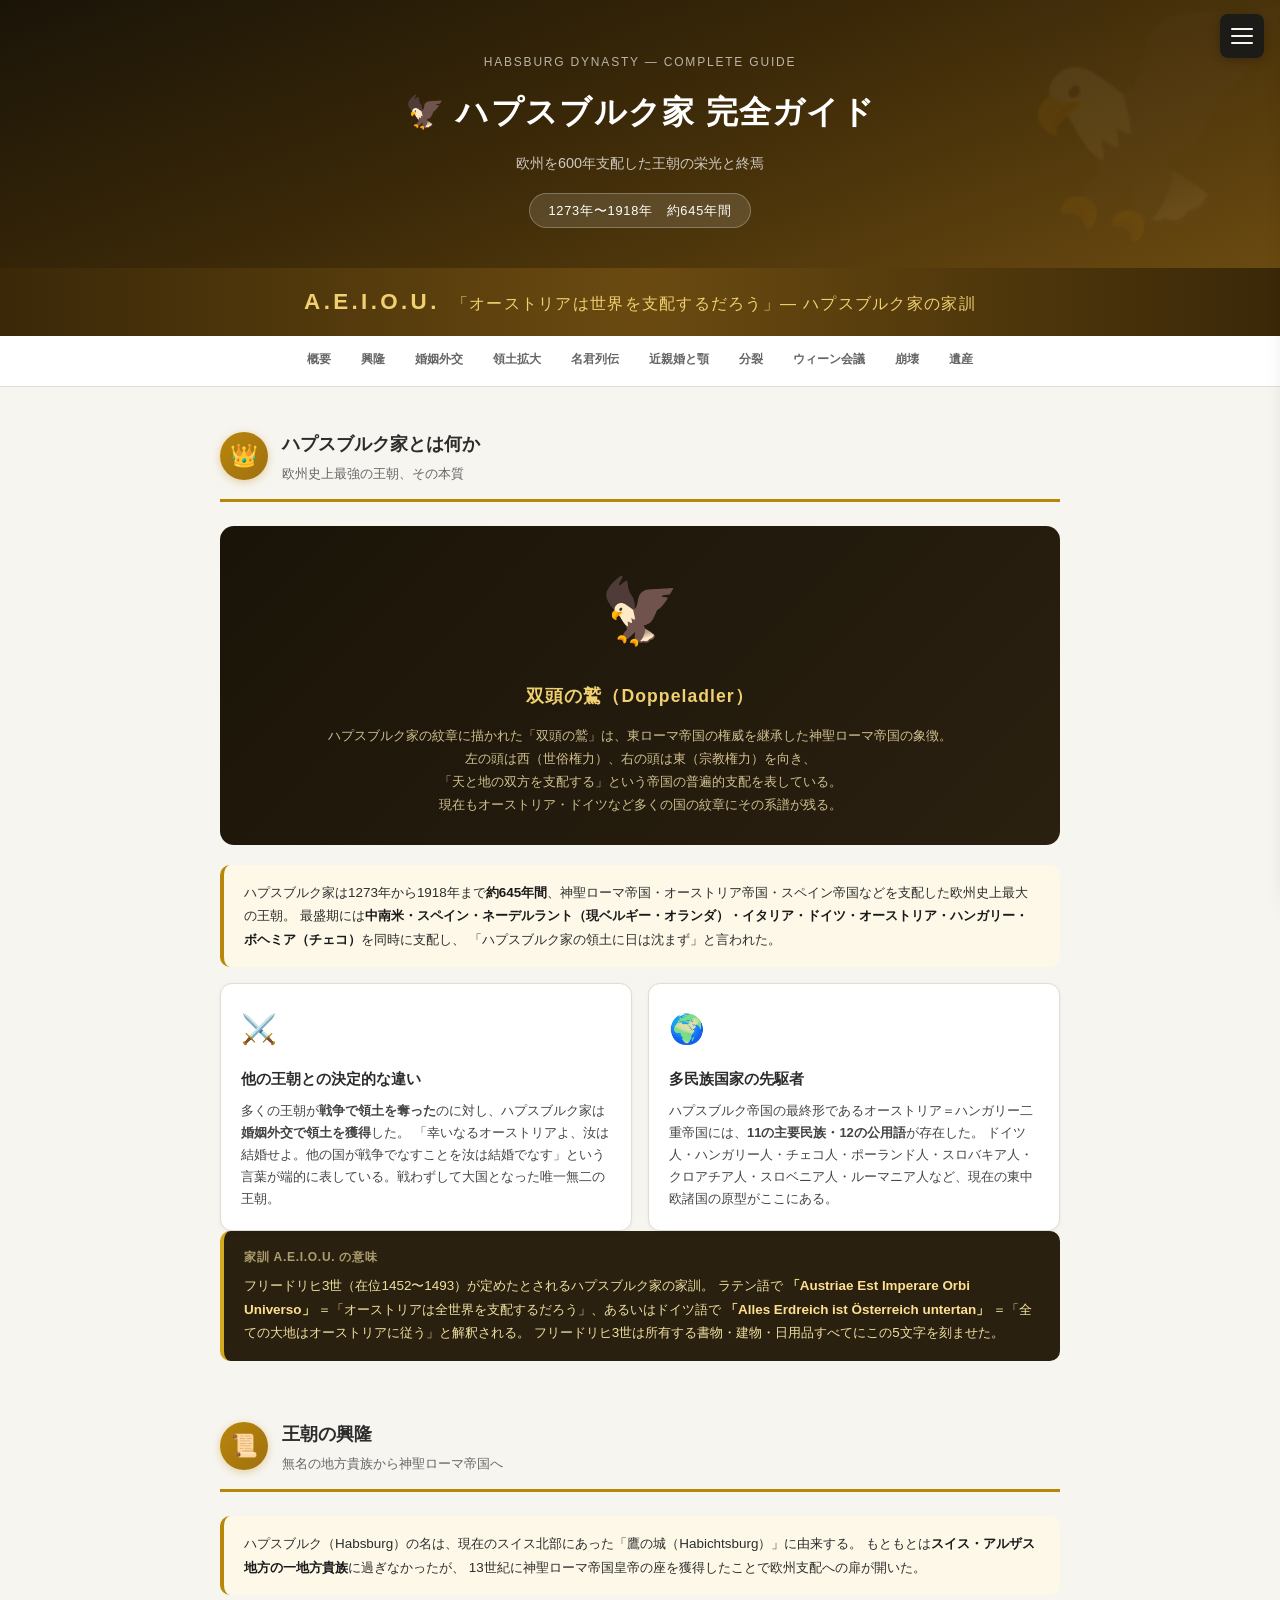
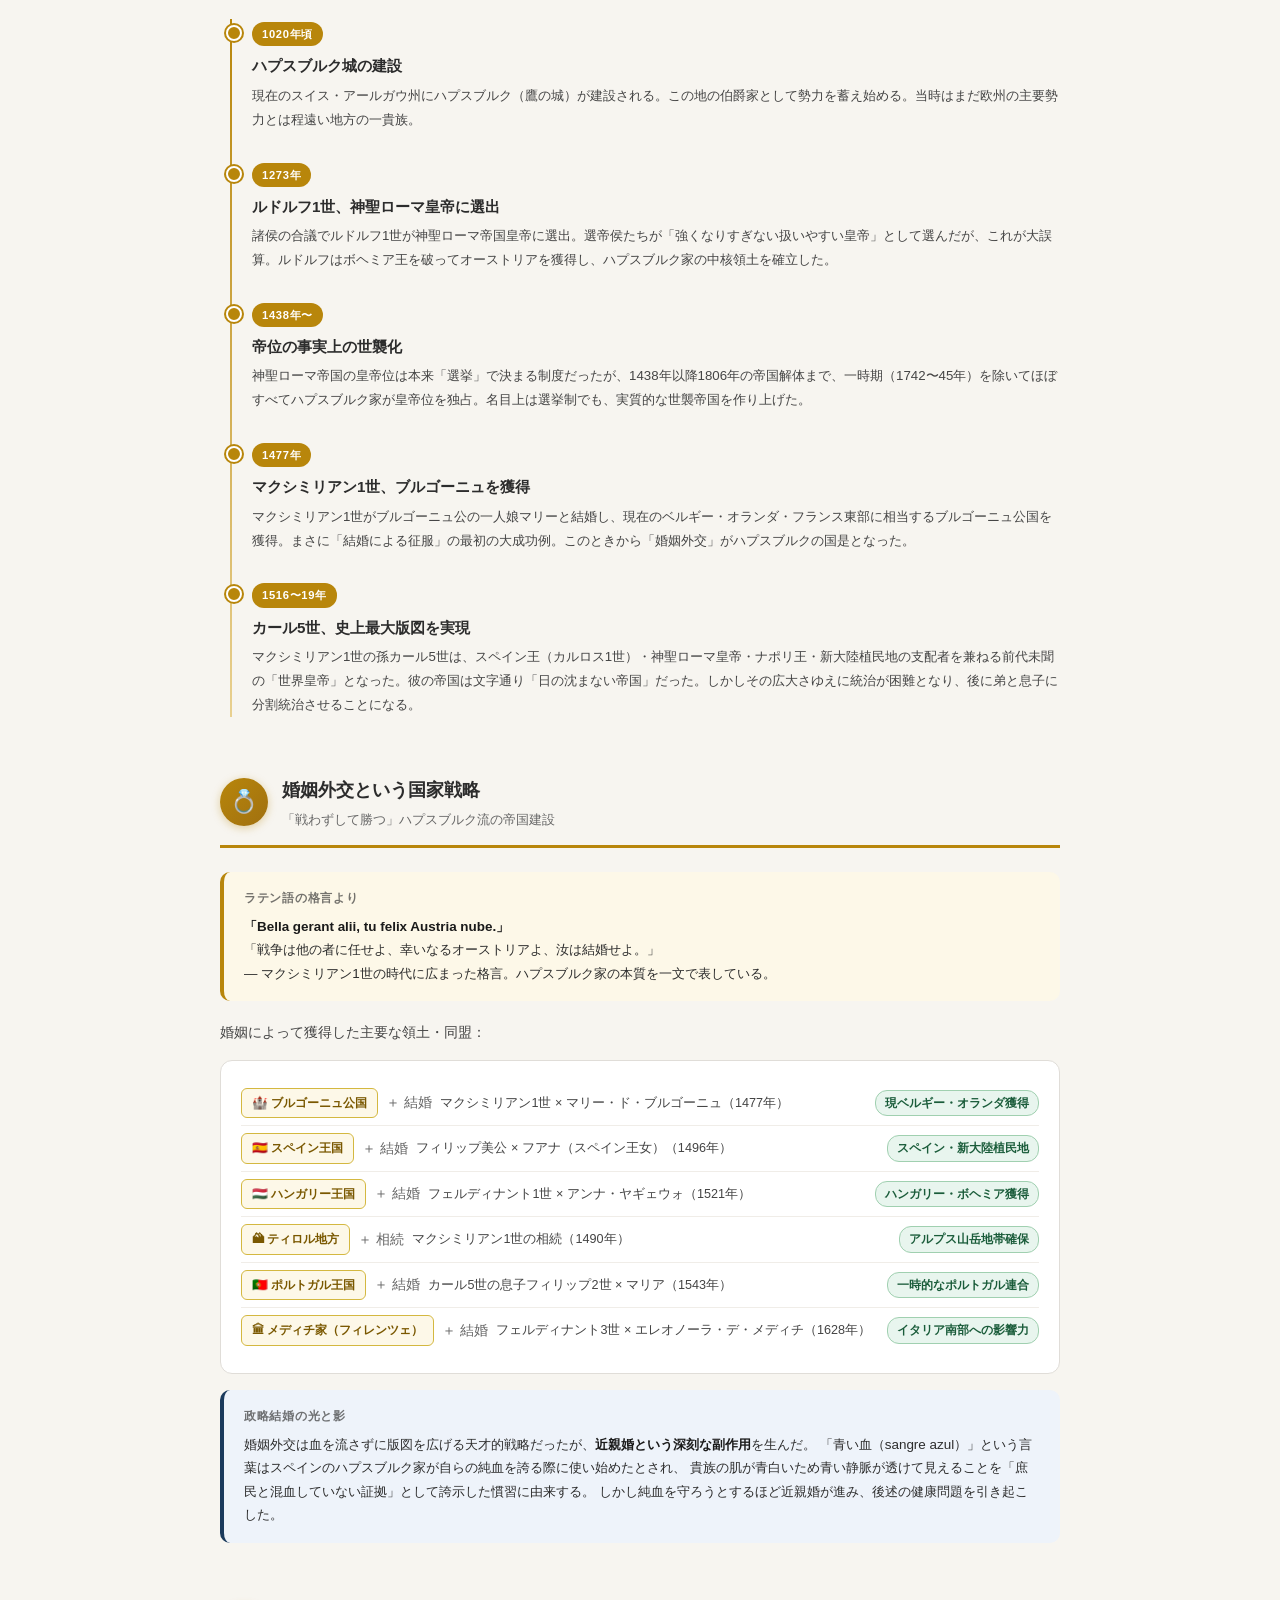
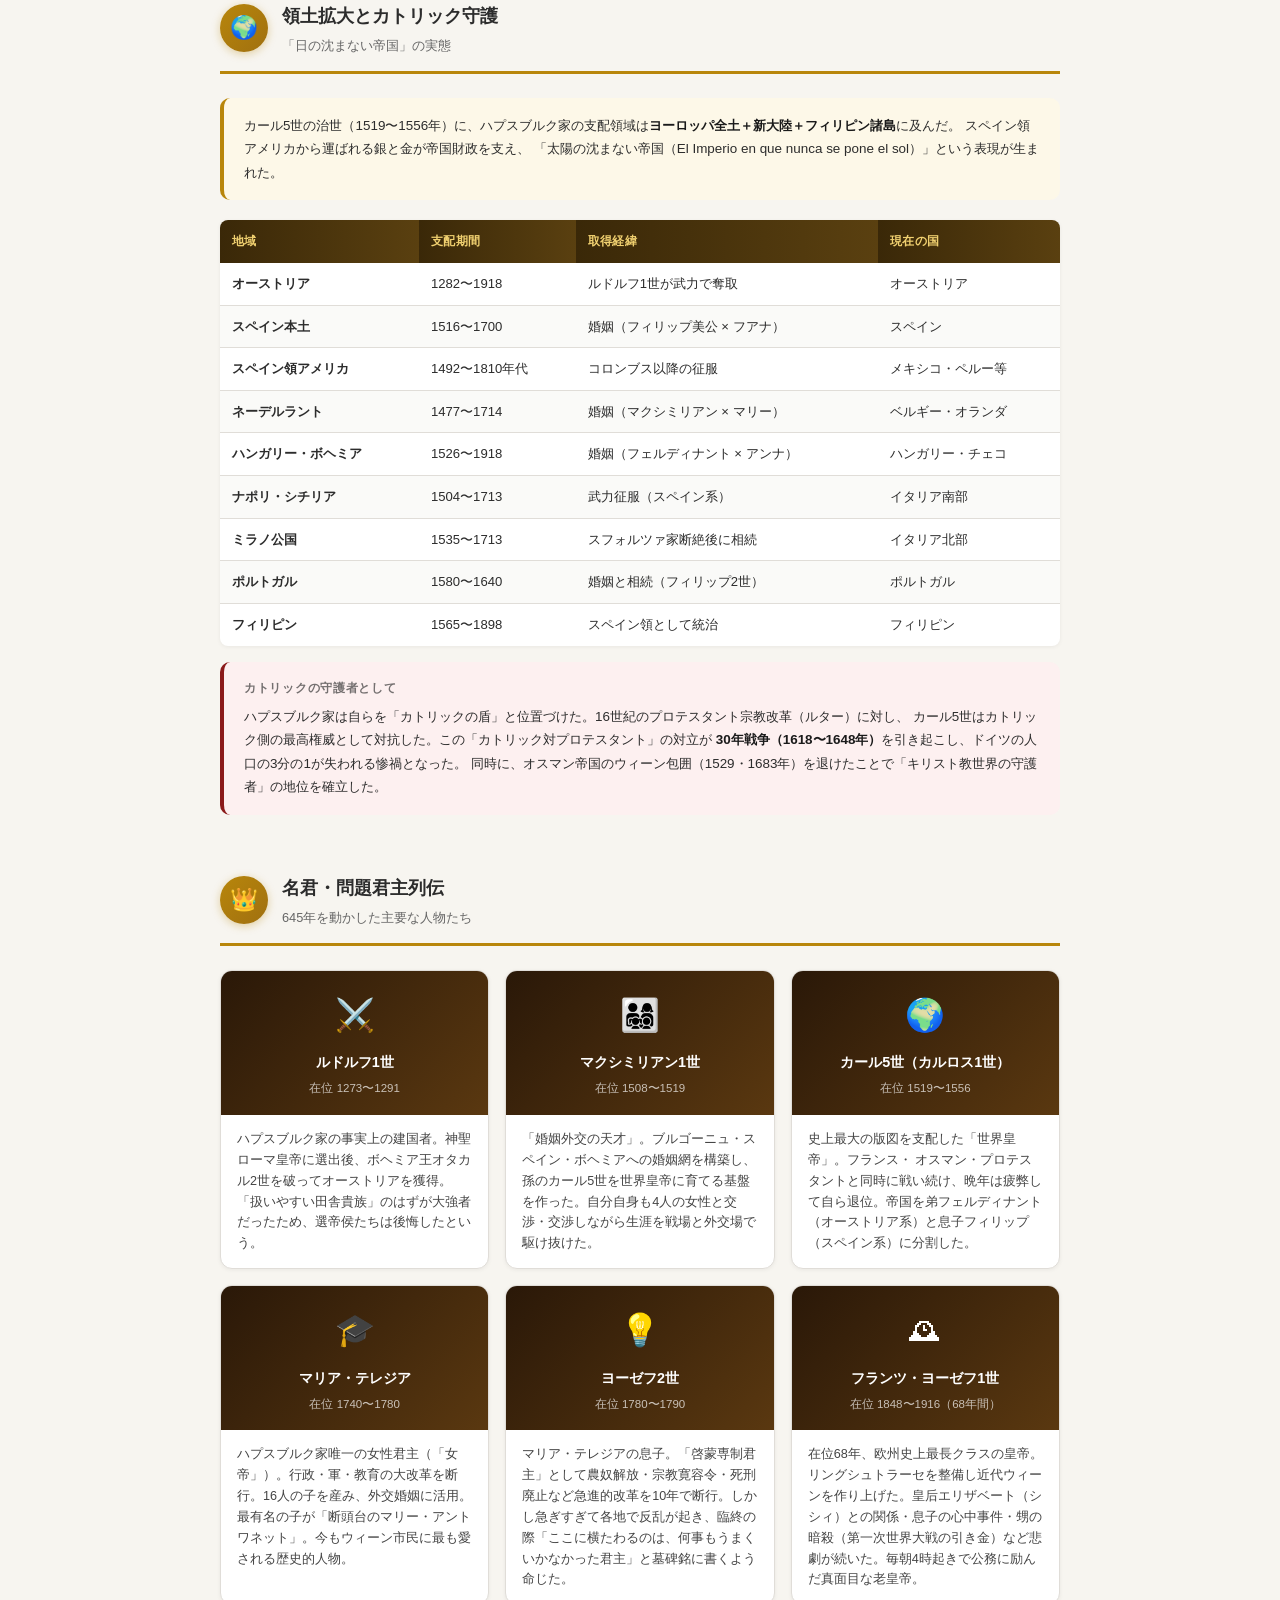
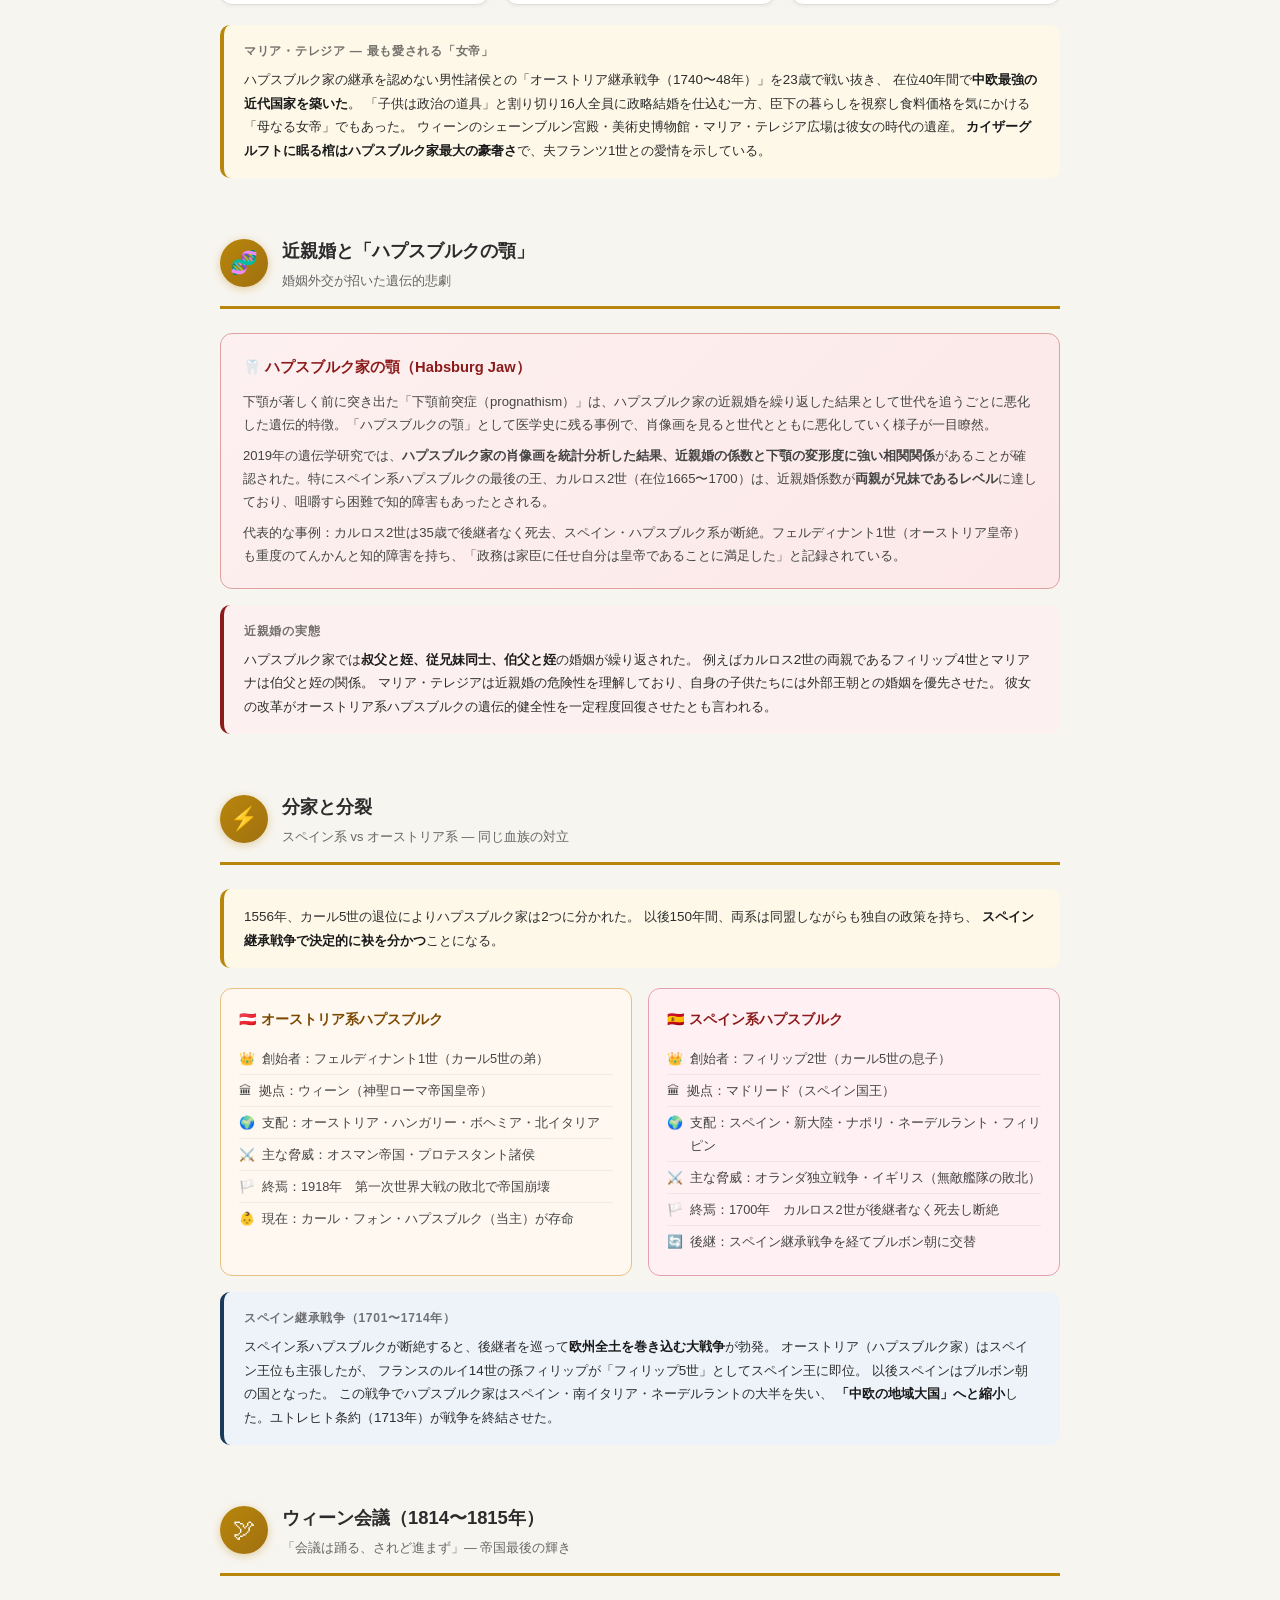
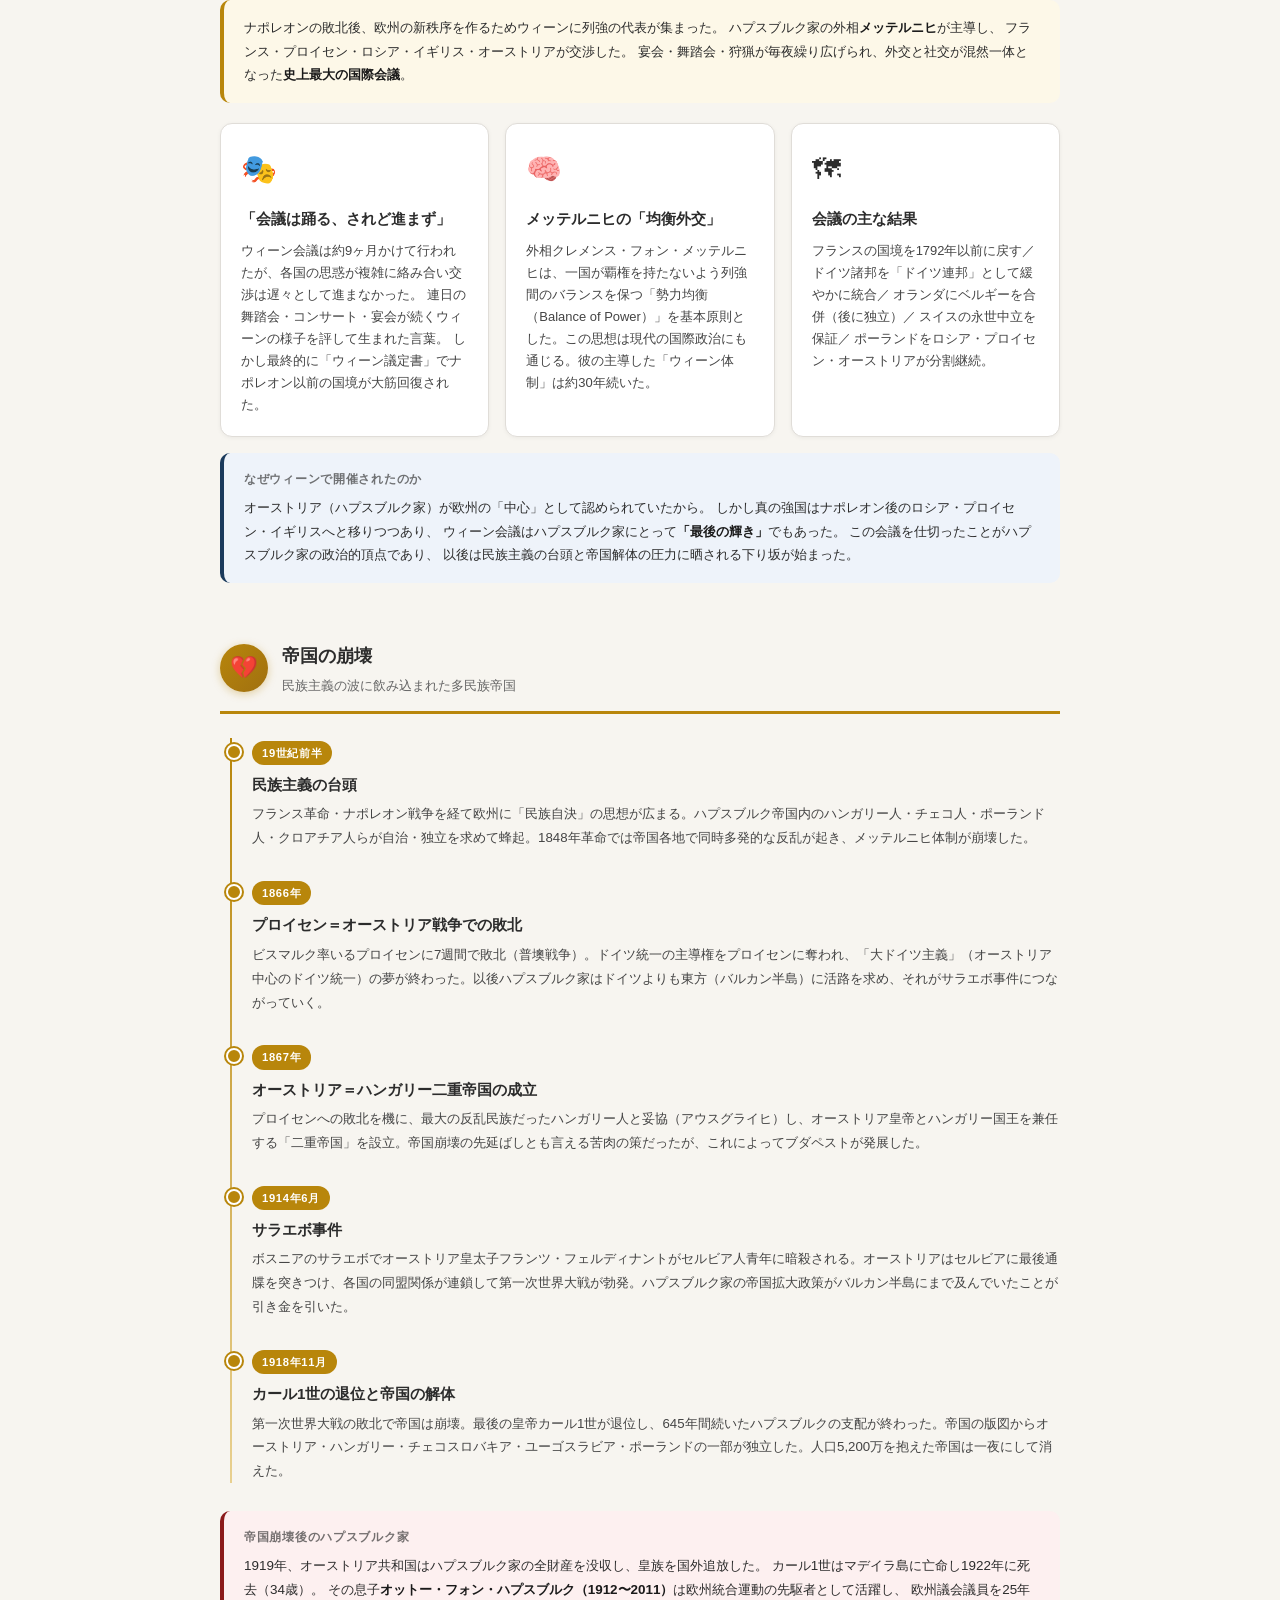
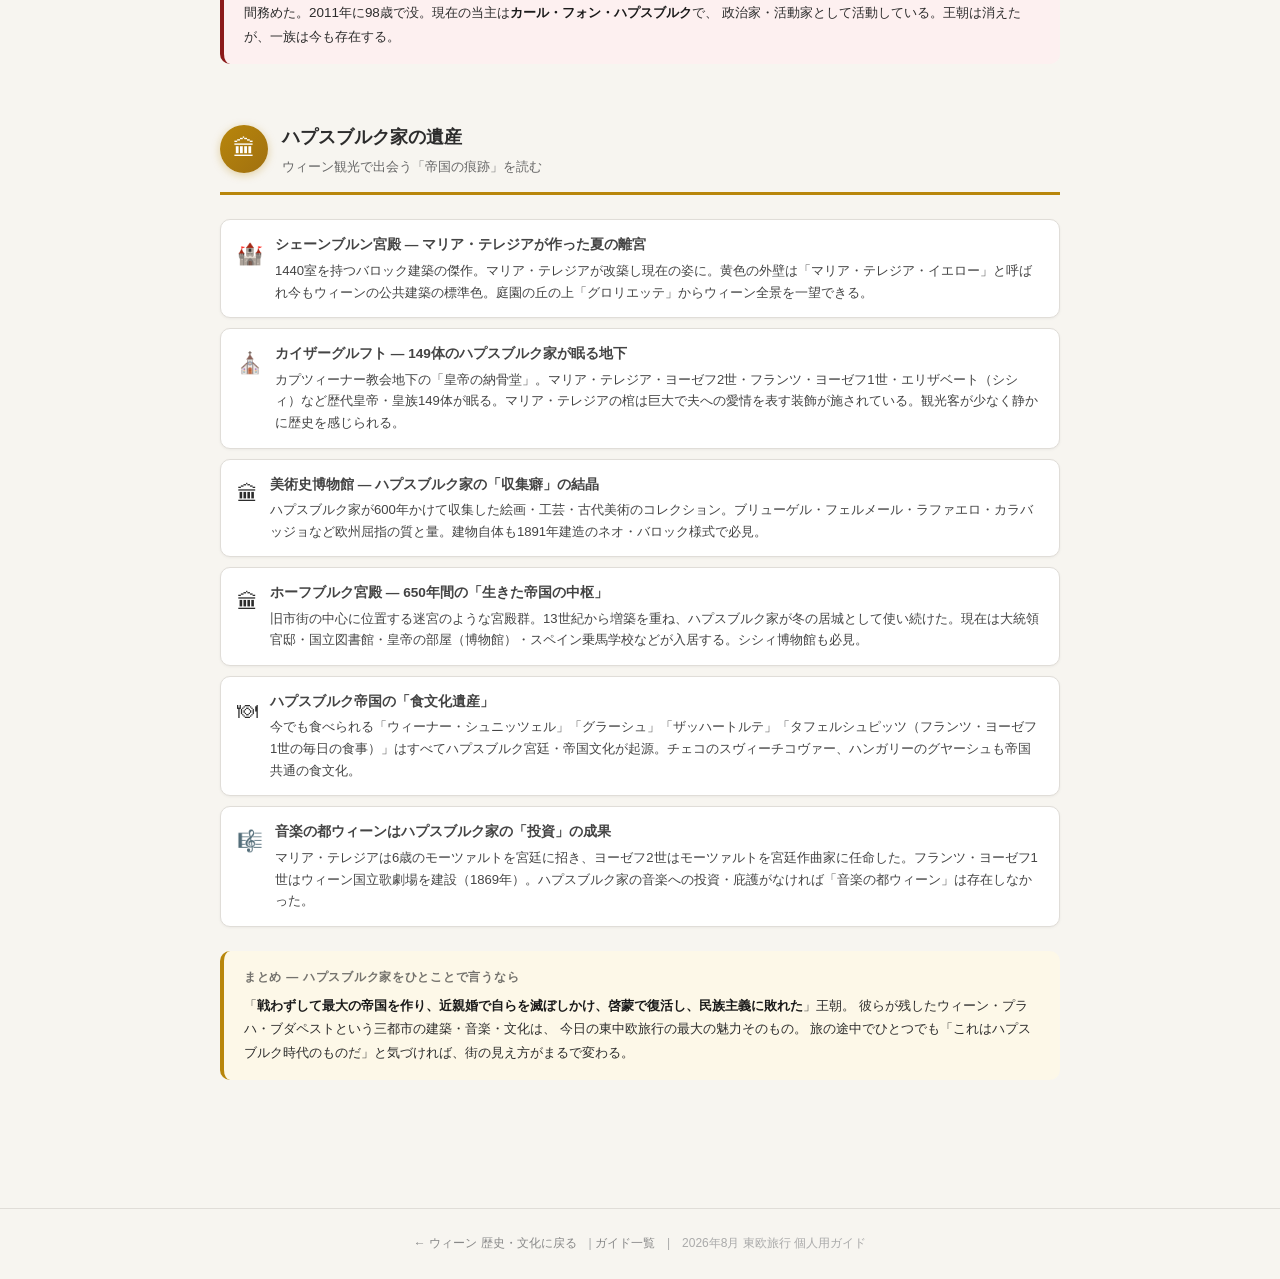
<file: habsburg.html>
<!DOCTYPE html>
<html lang="ja">
<head>
  <meta charset="UTF-8">
  <meta name="viewport" content="width=device-width, initial-scale=1.0">
  <title>ハプスブルク家 完全ガイド</title>
  <style>
    :root {
      --gold:        #b8860b;
      --gold-light:  #fdf8e8;
      --gold-mid:    #d4a820;
      --red:         #8b1a1a;
      --red-light:   #fdf0f0;
      --dark:        #1a1408;
      --blue:        #1a3a5c;
      --blue-light:  #eef3fa;
      --green:       #1a5c3a;
      --green-light: #e8f5ee;
      --bg:    #f7f5f0;
      --card:  #ffffff;
      --text:  #2c2c2c;
      --muted: #666;
      --border:#e0ddd8;
    }

    * { box-sizing: border-box; margin: 0; padding: 0; }

    body {
      font-family: 'Helvetica Neue', 'Hiragino Sans', 'Meiryo', sans-serif;
      background: var(--bg);
      color: var(--text);
      line-height: 1.8;
    }

    /* ─── Header ─────────────────────────────── */
    header {
      background: linear-gradient(160deg, #1a1408 0%, #3a2808 45%, #6a4a10 100%);
      color: white;
      padding: 52px 24px 40px;
      text-align: center;
      position: relative;
      overflow: hidden;
    }
    header::before {
      content: '🦅';
      position: absolute;
      font-size: 16rem;
      opacity: 0.06;
      top: -30px; right: -30px;
      line-height: 1;
    }
    header .label {
      font-size: 0.75rem;
      letter-spacing: 0.15em;
      text-transform: uppercase;
      opacity: 0.65;
      margin-bottom: 10px;
    }
    header h1 { font-size: 2rem; font-weight: 700; letter-spacing: 0.04em; }
    header .subtitle {
      margin-top: 10px; font-size: 0.9rem; opacity: 0.75;
    }
    header .period-badge {
      display: inline-block;
      margin-top: 16px;
      background: rgba(255,255,255,0.12);
      border: 1px solid rgba(255,255,255,0.25);
      border-radius: 20px;
      padding: 5px 18px;
      font-size: 0.8rem;
      letter-spacing: 0.06em;
    }

    /* ─── AEIOU banner ───────────────────────── */
    .aeiou-banner {
      background: linear-gradient(90deg, #3a2808, #6a4a10, #3a2808);
      color: #f0d070;
      text-align: center;
      padding: 14px 20px;
      font-size: 1rem;
      letter-spacing: 0.08em;
    }
    .aeiou-banner strong { font-size: 1.4rem; letter-spacing: 0.15em; margin-right: 12px; }

    /* ─── Nav ────────────────────────────────── */
    nav {
      background: white;
      border-bottom: 1px solid var(--border);
      padding: 0 16px;
      display: flex;
      justify-content: center;
      gap: 4px;
      flex-wrap: wrap;
      position: sticky;
      top: 0;
      z-index: 10;
    }
    nav a {
      display: inline-block;
      padding: 12px 13px;
      font-size: 0.77rem;
      font-weight: 600;
      color: var(--muted);
      text-decoration: none;
      border-bottom: 3px solid transparent;
      transition: color 0.15s, border-color 0.15s;
      white-space: nowrap;
    }
    nav a:hover { color: var(--gold); border-bottom-color: var(--gold); }

    /* ─── Container ───────────────────────────── */
    .container { max-width: 880px; margin: 0 auto; padding: 40px 20px 72px; }

    /* ─── Section ─────────────────────────────── */
    .section { margin-bottom: 56px; scroll-margin-top: 52px; }

    .section-header {
      display: flex;
      align-items: center;
      gap: 14px;
      margin-bottom: 24px;
      padding-bottom: 14px;
      border-bottom: 3px solid var(--gold);
    }
    .section-icon {
      width: 48px; height: 48px;
      border-radius: 50%;
      background: linear-gradient(135deg, var(--gold), #a07010);
      color: white;
      display: flex; align-items: center; justify-content: center;
      font-size: 1.4rem;
      flex-shrink: 0;
      box-shadow: 0 2px 8px rgba(184,134,11,0.35);
    }
    .section-title h2 { font-size: 1.15rem; font-weight: 700; }
    .section-title p  { font-size: 0.8rem; color: var(--muted); margin-top: 2px; }

    /* ─── Timeline ───────────────────────────── */
    .timeline { position: relative; padding-left: 32px; }
    .timeline::before {
      content: '';
      position: absolute;
      left: 10px; top: 0; bottom: 0;
      width: 2px;
      background: linear-gradient(180deg, var(--gold), #e8d090);
    }
    .tl-item { position: relative; margin-bottom: 28px; }
    .tl-item::before {
      content: '';
      position: absolute;
      left: -26px; top: 6px;
      width: 12px; height: 12px;
      border-radius: 50%;
      background: var(--gold);
      border: 2px solid white;
      box-shadow: 0 0 0 2px var(--gold);
    }
    .tl-era {
      display: inline-block;
      font-size: 0.7rem; font-weight: 700;
      letter-spacing: 0.06em;
      background: var(--gold); color: white;
      padding: 2px 10px; border-radius: 12px;
      margin-bottom: 6px;
    }
    .tl-title { font-size: 0.95rem; font-weight: 700; margin-bottom: 4px; }
    .tl-body  { font-size: 0.83rem; color: #444; }

    /* ─── Highlight Box ──────────────────────── */
    .highlight {
      border-radius: 10px;
      padding: 16px 20px;
      margin-bottom: 16px;
      font-size: 0.84rem;
      line-height: 1.75;
    }
    .highlight.gold  { background: var(--gold-light); border-left: 4px solid var(--gold); }
    .highlight.red   { background: var(--red-light);  border-left: 4px solid var(--red); }
    .highlight.blue  { background: var(--blue-light); border-left: 4px solid var(--blue); }
    .highlight.green { background: var(--green-light);border-left: 4px solid var(--green); }
    .highlight.dark  { background: #2a2010; color: #f0e0a0; border-left: 4px solid var(--gold-mid); }
    .highlight strong { color: #1a1a1a; }
    .highlight.dark strong { color: #ffe090; }
    .hl-title {
      font-size: 0.75rem; font-weight: 700;
      letter-spacing: 0.06em; text-transform: uppercase;
      margin-bottom: 6px; opacity: 0.65;
    }

    /* ─── Cards grid ─────────────────────────── */
    .card-grid {
      display: grid;
      grid-template-columns: repeat(auto-fit, minmax(240px, 1fr));
      gap: 16px;
    }
    .info-card {
      background: var(--card);
      border: 1px solid var(--border);
      border-radius: 12px;
      padding: 20px;
      box-shadow: 0 1px 4px rgba(0,0,0,0.05);
    }
    .info-card .ic-icon  { font-size: 1.8rem; margin-bottom: 10px; display: block; }
    .info-card .ic-title { font-size: 0.92rem; font-weight: 700; margin-bottom: 8px; }
    .info-card .ic-body  { font-size: 0.81rem; color: #444; line-height: 1.7; }

    /* ─── Emperor cards ──────────────────────── */
    .emperor-grid {
      display: grid;
      grid-template-columns: repeat(auto-fit, minmax(220px, 1fr));
      gap: 16px;
    }
    .emperor-card {
      background: var(--card);
      border: 1px solid var(--border);
      border-radius: 12px;
      overflow: hidden;
      box-shadow: 0 1px 4px rgba(0,0,0,0.06);
    }
    .emperor-top {
      background: linear-gradient(135deg, #2a1808, #5a3810);
      color: white;
      padding: 16px;
      text-align: center;
    }
    .emperor-icon { font-size: 2rem; margin-bottom: 6px; }
    .emperor-name { font-size: 0.9rem; font-weight: 700; }
    .emperor-reign { font-size: 0.72rem; opacity: 0.7; margin-top: 2px; }
    .emperor-body  { padding: 14px 16px; font-size: 0.79rem; color: #444; line-height: 1.65; }

    /* ─── Territory table ────────────────────── */
    .styled-table {
      width: 100%; border-collapse: collapse;
      font-size: 0.82rem; background: var(--card);
      border-radius: 8px; overflow: hidden;
      box-shadow: 0 1px 4px rgba(0,0,0,0.06);
      margin-bottom: 16px;
    }
    .styled-table th {
      background: linear-gradient(90deg, #3a2808, #5a4010);
      color: #f0d070;
      padding: 10px 12px; text-align: left;
      font-size: 0.78rem; font-weight: 600; letter-spacing: 0.03em;
    }
    .styled-table td { padding: 9px 12px; border-bottom: 1px solid var(--border); }
    .styled-table tr:last-child td { border-bottom: none; }
    .styled-table tr:nth-child(even) td { background: #fafaf8; }

    /* ─── Two columns ────────────────────────── */
    .two-col { display: grid; grid-template-columns: 1fr 1fr; gap: 16px; }
    @media (max-width: 580px) { .two-col { grid-template-columns: 1fr; } }

    /* ─── Chin visual ────────────────────────── */
    .chin-box {
      background: linear-gradient(135deg, #fdf0f0, #fce8e8);
      border: 1px solid #e0a0a0;
      border-radius: 12px;
      padding: 20px 22px;
    }
    .chin-box h3 { font-size: 0.92rem; font-weight: 700; margin-bottom: 10px; color: var(--red); }
    .chin-box p  { font-size: 0.82rem; color: #444; line-height: 1.75; margin-bottom: 8px; }
    .chin-box p:last-child { margin-bottom: 0; }

    /* ─── Marriage tree ──────────────────────── */
    .marriage-visual {
      background: var(--card);
      border: 1px solid var(--border);
      border-radius: 12px;
      padding: 20px;
      font-size: 0.82rem;
    }
    .marriage-row {
      display: flex;
      align-items: center;
      gap: 8px;
      padding: 7px 0;
      border-bottom: 1px solid #f0ede8;
      flex-wrap: wrap;
    }
    .marriage-row:last-child { border-bottom: none; }
    .m-family {
      background: var(--gold-light);
      border: 1px solid #d4b840;
      border-radius: 6px;
      padding: 3px 10px;
      font-size: 0.78rem; font-weight: 600;
      color: #7a5800; white-space: nowrap;
    }
    .m-arrow { color: var(--muted); font-size: 0.9rem; flex-shrink: 0; }
    .m-result { font-size: 0.79rem; color: #444; }
    .m-gain {
      margin-left: auto;
      font-size: 0.72rem; font-weight: 700;
      background: #e8f5ee;
      border: 1px solid #a0d0b0;
      border-radius: 12px;
      padding: 2px 9px;
      color: var(--green); white-space: nowrap;
    }

    /* ─── Branch split ───────────────────────── */
    .branch-grid { display: grid; grid-template-columns: 1fr 1fr; gap: 16px; }
    @media (max-width: 580px) { .branch-grid { grid-template-columns: 1fr; } }
    .branch-card {
      border-radius: 12px; padding: 18px;
      border: 1px solid var(--border);
    }
    .branch-card.austria { background: #fff8f0; border-color: #e8c080; }
    .branch-card.spain   { background: #fff0f4; border-color: #e8a0b0; }
    .branch-card h3 { font-size: 0.88rem; font-weight: 700; margin-bottom: 10px; }
    .branch-card.austria h3 { color: #7a4800; }
    .branch-card.spain h3   { color: var(--red); }
    .branch-card ul { list-style: none; font-size: 0.8rem; color: #444; }
    .branch-card li { padding: 4px 0; display: flex; gap: 7px; border-bottom: 1px solid rgba(0,0,0,0.05); }
    .branch-card li:last-child { border-bottom: none; }

    /* ─── Tip list ───────────────────────────── */
    .tip-list { display: flex; flex-direction: column; gap: 10px; }
    .tip-item {
      display: flex; gap: 12px;
      background: var(--card);
      border: 1px solid var(--border);
      border-radius: 10px;
      padding: 14px 16px;
      font-size: 0.82rem;
      align-items: flex-start;
      box-shadow: 0 1px 3px rgba(0,0,0,0.05);
    }
    .tip-item .t-icon { font-size: 1.3rem; flex-shrink: 0; margin-top: 1px; }
    .tip-item .t-body strong { display: block; font-size: 0.85rem; margin-bottom: 3px; }
    .tip-item .t-body { color: #444; line-height: 1.65; }

    /* ─── Eagle box ──────────────────────────── */
    .eagle-box {
      background: linear-gradient(135deg, #1a1408, #2a2010);
      border-radius: 14px;
      padding: 28px 24px;
      text-align: center;
      color: #f0d070;
      margin-bottom: 20px;
    }
    .eagle-icon { font-size: 4rem; margin-bottom: 12px; }
    .eagle-title { font-size: 1.1rem; font-weight: 700; letter-spacing: 0.06em; margin-bottom: 12px; }
    .eagle-body  { font-size: 0.82rem; color: #d0c090; line-height: 1.75; }

    footer {
      text-align: center;
      padding: 24px;
      font-size: 0.75rem;
      color: #aaa;
      border-top: 1px solid var(--border);
    }
    footer a { color: #888; text-decoration: none; }
    footer a:hover { color: var(--gold); }
  </style>
</head>
<body>

<header>
  <div class="label">Habsburg Dynasty — Complete Guide</div>
  <h1>🦅 ハプスブルク家 完全ガイド</h1>
  <p class="subtitle">欧州を600年支配した王朝の栄光と終焉</p>
  <span class="period-badge">1273年〜1918年　約645年間</span>
</header>

<div class="aeiou-banner">
  <strong>A.E.I.O.U.</strong>「オーストリアは世界を支配するだろう」― ハプスブルク家の家訓
</div>

<nav>
  <a href="#overview">概要</a>
  <a href="#rise">興隆</a>
  <a href="#marriage">婚姻外交</a>
  <a href="#territory">領土拡大</a>
  <a href="#emperors">名君列伝</a>
  <a href="#genetics">近親婚と顎</a>
  <a href="#branch">分裂</a>
  <a href="#congress">ウィーン会議</a>
  <a href="#collapse">崩壊</a>
  <a href="#legacy">遺産</a>
</nav>

<div class="container">

  <!-- ① 概要 -->
  <div class="section" id="overview">
    <div class="section-header">
      <div class="section-icon">👑</div>
      <div class="section-title">
        <h2>ハプスブルク家とは何か</h2>
        <p>欧州史上最強の王朝、その本質</p>
      </div>
    </div>

    <div class="eagle-box">
      <div class="eagle-icon">🦅</div>
      <div class="eagle-title">双頭の鷲（Doppeladler）</div>
      <div class="eagle-body">
        ハプスブルク家の紋章に描かれた「双頭の鷲」は、東ローマ帝国の権威を継承した神聖ローマ帝国の象徴。<br>
        左の頭は西（世俗権力）、右の頭は東（宗教権力）を向き、<br>
        「天と地の双方を支配する」という帝国の普遍的支配を表している。<br>
        現在もオーストリア・ドイツなど多くの国の紋章にその系譜が残る。
      </div>
    </div>

    <div class="highlight gold">
      ハプスブルク家は1273年から1918年まで<strong>約645年間</strong>、神聖ローマ帝国・オーストリア帝国・スペイン帝国などを支配した欧州史上最大の王朝。
      最盛期には<strong>中南米・スペイン・ネーデルラント（現ベルギー・オランダ）・イタリア・ドイツ・オーストリア・ハンガリー・ボヘミア（チェコ）</strong>を同時に支配し、
      「ハプスブルク家の領土に日は沈まず」と言われた。
    </div>

    <div class="two-col">
      <div class="info-card">
        <span class="ic-icon">⚔️</span>
        <div class="ic-title">他の王朝との決定的な違い</div>
        <div class="ic-body">
          多くの王朝が<strong>戦争で領土を奪った</strong>のに対し、ハプスブルク家は<strong>婚姻外交で領土を獲得</strong>した。
          「幸いなるオーストリアよ、汝は結婚せよ。他の国が戦争でなすことを汝は結婚でなす」という言葉が端的に表している。戦わずして大国となった唯一無二の王朝。
        </div>
      </div>
      <div class="info-card">
        <span class="ic-icon">🌍</span>
        <div class="ic-title">多民族国家の先駆者</div>
        <div class="ic-body">
          ハプスブルク帝国の最終形であるオーストリア＝ハンガリー二重帝国には、<strong>11の主要民族・12の公用語</strong>が存在した。
          ドイツ人・ハンガリー人・チェコ人・ポーランド人・スロバキア人・クロアチア人・スロベニア人・ルーマニア人など、現在の東中欧諸国の原型がここにある。
        </div>
      </div>
    </div>

    <div class="highlight dark">
      <div class="hl-title">家訓 A.E.I.O.U. の意味</div>
      フリードリヒ3世（在位1452〜1493）が定めたとされるハプスブルク家の家訓。
      ラテン語で <strong>「Austriae Est Imperare Orbi Universo」</strong>
      ＝「オーストリアは全世界を支配するだろう」、あるいはドイツ語で
      <strong>「Alles Erdreich ist Österreich untertan」</strong>
      ＝「全ての大地はオーストリアに従う」と解釈される。
      フリードリヒ3世は所有する書物・建物・日用品すべてにこの5文字を刻ませた。
    </div>
  </div>

  <!-- ② 興隆 -->
  <div class="section" id="rise">
    <div class="section-header">
      <div class="section-icon">📜</div>
      <div class="section-title">
        <h2>王朝の興隆</h2>
        <p>無名の地方貴族から神聖ローマ帝国へ</p>
      </div>
    </div>

    <div class="highlight gold" style="margin-bottom:24px;">
      ハプスブルク（Habsburg）の名は、現在のスイス北部にあった「鷹の城（Habichtsburg）」に由来する。
      もともとは<strong>スイス・アルザス地方の一地方貴族</strong>に過ぎなかったが、
      13世紀に神聖ローマ帝国皇帝の座を獲得したことで欧州支配への扉が開いた。
    </div>

    <div class="timeline">
      <div class="tl-item">
        <span class="tl-era">1020年頃</span>
        <div class="tl-title">ハプスブルク城の建設</div>
        <div class="tl-body">現在のスイス・アールガウ州にハプスブルク（鷹の城）が建設される。この地の伯爵家として勢力を蓄え始める。当時はまだ欧州の主要勢力とは程遠い地方の一貴族。</div>
      </div>
      <div class="tl-item">
        <span class="tl-era">1273年</span>
        <div class="tl-title">ルドルフ1世、神聖ローマ皇帝に選出</div>
        <div class="tl-body">諸侯の合議でルドルフ1世が神聖ローマ帝国皇帝に選出。選帝侯たちが「強くなりすぎない扱いやすい皇帝」として選んだが、これが大誤算。ルドルフはボヘミア王を破ってオーストリアを獲得し、ハプスブルク家の中核領土を確立した。</div>
      </div>
      <div class="tl-item">
        <span class="tl-era">1438年〜</span>
        <div class="tl-title">帝位の事実上の世襲化</div>
        <div class="tl-body">神聖ローマ帝国の皇帝位は本来「選挙」で決まる制度だったが、1438年以降1806年の帝国解体まで、一時期（1742〜45年）を除いてほぼすべてハプスブルク家が皇帝位を独占。名目上は選挙制でも、実質的な世襲帝国を作り上げた。</div>
      </div>
      <div class="tl-item">
        <span class="tl-era">1477年</span>
        <div class="tl-title">マクシミリアン1世、ブルゴーニュを獲得</div>
        <div class="tl-body">マクシミリアン1世がブルゴーニュ公の一人娘マリーと結婚し、現在のベルギー・オランダ・フランス東部に相当するブルゴーニュ公国を獲得。まさに「結婚による征服」の最初の大成功例。このときから「婚姻外交」がハプスブルクの国是となった。</div>
      </div>
      <div class="tl-item">
        <span class="tl-era">1516〜19年</span>
        <div class="tl-title">カール5世、史上最大版図を実現</div>
        <div class="tl-body">マクシミリアン1世の孫カール5世は、スペイン王（カルロス1世）・神聖ローマ皇帝・ナポリ王・新大陸植民地の支配者を兼ねる前代未聞の「世界皇帝」となった。彼の帝国は文字通り「日の沈まない帝国」だった。しかしその広大さゆえに統治が困難となり、後に弟と息子に分割統治させることになる。</div>
      </div>
    </div>
  </div>

  <!-- ③ 婚姻外交 -->
  <div class="section" id="marriage">
    <div class="section-header">
      <div class="section-icon">💍</div>
      <div class="section-title">
        <h2>婚姻外交という国家戦略</h2>
        <p>「戦わずして勝つ」ハプスブルク流の帝国建設</p>
      </div>
    </div>

    <div class="highlight gold" style="margin-bottom: 20px;">
      <div class="hl-title">ラテン語の格言より</div>
      <strong>「Bella gerant alii, tu felix Austria nube.」</strong><br>
      「戦争は他の者に任せよ、幸いなるオーストリアよ、汝は結婚せよ。」<br>
      ― マクシミリアン1世の時代に広まった格言。ハプスブルク家の本質を一文で表している。
    </div>

    <p style="font-size:0.85rem;color:#444;margin-bottom:14px;">婚姻によって獲得した主要な領土・同盟：</p>

    <div class="marriage-visual">
      <div class="marriage-row">
        <span class="m-family">🏰 ブルゴーニュ公国</span>
        <span class="m-arrow">＋ 結婚</span>
        <span class="m-result">マクシミリアン1世 × マリー・ド・ブルゴーニュ（1477年）</span>
        <span class="m-gain">現ベルギー・オランダ獲得</span>
      </div>
      <div class="marriage-row">
        <span class="m-family">🇪🇸 スペイン王国</span>
        <span class="m-arrow">＋ 結婚</span>
        <span class="m-result">フィリップ美公 × フアナ（スペイン王女）（1496年）</span>
        <span class="m-gain">スペイン・新大陸植民地</span>
      </div>
      <div class="marriage-row">
        <span class="m-family">🇭🇺 ハンガリー王国</span>
        <span class="m-arrow">＋ 結婚</span>
        <span class="m-result">フェルディナント1世 × アンナ・ヤギェウォ（1521年）</span>
        <span class="m-gain">ハンガリー・ボヘミア獲得</span>
      </div>
      <div class="marriage-row">
        <span class="m-family">🏔 ティロル地方</span>
        <span class="m-arrow">＋ 相続</span>
        <span class="m-result">マクシミリアン1世の相続（1490年）</span>
        <span class="m-gain">アルプス山岳地帯確保</span>
      </div>
      <div class="marriage-row">
        <span class="m-family">🇵🇹 ポルトガル王国</span>
        <span class="m-arrow">＋ 結婚</span>
        <span class="m-result">カール5世の息子フィリップ2世 × マリア（1543年）</span>
        <span class="m-gain">一時的なポルトガル連合</span>
      </div>
      <div class="marriage-row">
        <span class="m-family">🏛 メディチ家（フィレンツェ）</span>
        <span class="m-arrow">＋ 結婚</span>
        <span class="m-result">フェルディナント3世 × エレオノーラ・デ・メディチ（1628年）</span>
        <span class="m-gain">イタリア南部への影響力</span>
      </div>
    </div>

    <div class="highlight blue" style="margin-top:16px;">
      <div class="hl-title">政略結婚の光と影</div>
      婚姻外交は血を流さずに版図を広げる天才的戦略だったが、<strong>近親婚という深刻な副作用</strong>を生んだ。
      「青い血（sangre azul）」という言葉はスペインのハプスブルク家が自らの純血を誇る際に使い始めたとされ、
      貴族の肌が青白いため青い静脈が透けて見えることを「庶民と混血していない証拠」として誇示した慣習に由来する。
      しかし純血を守ろうとするほど近親婚が進み、後述の健康問題を引き起こした。
    </div>
  </div>

  <!-- ④ 領土拡大 -->
  <div class="section" id="territory">
    <div class="section-header">
      <div class="section-icon">🌍</div>
      <div class="section-title">
        <h2>領土拡大とカトリック守護</h2>
        <p>「日の沈まない帝国」の実態</p>
      </div>
    </div>

    <div class="highlight gold" style="margin-bottom:20px;">
      カール5世の治世（1519〜1556年）に、ハプスブルク家の支配領域は<strong>ヨーロッパ全土＋新大陸＋フィリピン諸島</strong>に及んだ。
      スペイン領アメリカから運ばれる銀と金が帝国財政を支え、
      「太陽の沈まない帝国（El Imperio en que nunca se pone el sol）」という表現が生まれた。
    </div>

    <table class="styled-table">
      <thead>
        <tr><th>地域</th><th>支配期間</th><th>取得経緯</th><th>現在の国</th></tr>
      </thead>
      <tbody>
        <tr><td><strong>オーストリア</strong></td><td>1282〜1918</td><td>ルドルフ1世が武力で奪取</td><td>オーストリア</td></tr>
        <tr><td><strong>スペイン本土</strong></td><td>1516〜1700</td><td>婚姻（フィリップ美公 × フアナ）</td><td>スペイン</td></tr>
        <tr><td><strong>スペイン領アメリカ</strong></td><td>1492〜1810年代</td><td>コロンブス以降の征服</td><td>メキシコ・ペルー等</td></tr>
        <tr><td><strong>ネーデルラント</strong></td><td>1477〜1714</td><td>婚姻（マクシミリアン × マリー）</td><td>ベルギー・オランダ</td></tr>
        <tr><td><strong>ハンガリー・ボヘミア</strong></td><td>1526〜1918</td><td>婚姻（フェルディナント × アンナ）</td><td>ハンガリー・チェコ</td></tr>
        <tr><td><strong>ナポリ・シチリア</strong></td><td>1504〜1713</td><td>武力征服（スペイン系）</td><td>イタリア南部</td></tr>
        <tr><td><strong>ミラノ公国</strong></td><td>1535〜1713</td><td>スフォルツァ家断絶後に相続</td><td>イタリア北部</td></tr>
        <tr><td><strong>ポルトガル</strong></td><td>1580〜1640</td><td>婚姻と相続（フィリップ2世）</td><td>ポルトガル</td></tr>
        <tr><td><strong>フィリピン</strong></td><td>1565〜1898</td><td>スペイン領として統治</td><td>フィリピン</td></tr>
      </tbody>
    </table>

    <div class="highlight red">
      <div class="hl-title">カトリックの守護者として</div>
      ハプスブルク家は自らを「カトリックの盾」と位置づけた。16世紀のプロテスタント宗教改革（ルター）に対し、
      カール5世はカトリック側の最高権威として対抗した。この「カトリック対プロテスタント」の対立が
      <strong>30年戦争（1618〜1648年）</strong>を引き起こし、ドイツの人口の3分の1が失われる惨禍となった。
      同時に、オスマン帝国のウィーン包囲（1529・1683年）を退けたことで「キリスト教世界の守護者」の地位を確立した。
    </div>
  </div>

  <!-- ⑤ 名君列伝 -->
  <div class="section" id="emperors">
    <div class="section-header">
      <div class="section-icon">👑</div>
      <div class="section-title">
        <h2>名君・問題君主列伝</h2>
        <p>645年を動かした主要な人物たち</p>
      </div>
    </div>

    <div class="emperor-grid">
      <div class="emperor-card">
        <div class="emperor-top">
          <div class="emperor-icon">⚔️</div>
          <div class="emperor-name">ルドルフ1世</div>
          <div class="emperor-reign">在位 1273〜1291</div>
        </div>
        <div class="emperor-body">
          ハプスブルク家の事実上の建国者。神聖ローマ皇帝に選出後、ボヘミア王オタカル2世を破ってオーストリアを獲得。「扱いやすい田舎貴族」のはずが大強者だったため、選帝侯たちは後悔したという。
        </div>
      </div>

      <div class="emperor-card">
        <div class="emperor-top">
          <div class="emperor-icon">👨‍👩‍👧‍👦</div>
          <div class="emperor-name">マクシミリアン1世</div>
          <div class="emperor-reign">在位 1508〜1519</div>
        </div>
        <div class="emperor-body">
          「婚姻外交の天才」。ブルゴーニュ・スペイン・ボヘミアへの婚姻網を構築し、孫のカール5世を世界皇帝に育てる基盤を作った。自分自身も4人の女性と交渉・交渉しながら生涯を戦場と外交場で駆け抜けた。
        </div>
      </div>

      <div class="emperor-card">
        <div class="emperor-top">
          <div class="emperor-icon">🌍</div>
          <div class="emperor-name">カール5世（カルロス1世）</div>
          <div class="emperor-reign">在位 1519〜1556</div>
        </div>
        <div class="emperor-body">
          史上最大の版図を支配した「世界皇帝」。フランス・ オスマン・プロテスタントと同時に戦い続け、晩年は疲弊して自ら退位。帝国を弟フェルディナント（オーストリア系）と息子フィリップ（スペイン系）に分割した。
        </div>
      </div>

      <div class="emperor-card">
        <div class="emperor-top">
          <div class="emperor-icon">🎓</div>
          <div class="emperor-name">マリア・テレジア</div>
          <div class="emperor-reign">在位 1740〜1780</div>
        </div>
        <div class="emperor-body">
          ハプスブルク家唯一の女性君主（「女帝」）。行政・軍・教育の大改革を断行。16人の子を産み、外交婚姻に活用。最有名の子が「断頭台のマリー・アントワネット」。今もウィーン市民に最も愛される歴史的人物。
        </div>
      </div>

      <div class="emperor-card">
        <div class="emperor-top">
          <div class="emperor-icon">💡</div>
          <div class="emperor-name">ヨーゼフ2世</div>
          <div class="emperor-reign">在位 1780〜1790</div>
        </div>
        <div class="emperor-body">
          マリア・テレジアの息子。「啓蒙専制君主」として農奴解放・宗教寛容令・死刑廃止など急進的改革を10年で断行。しかし急ぎすぎて各地で反乱が起き、臨終の際「ここに横たわるのは、何事もうまくいかなかった君主」と墓碑銘に書くよう命じた。
        </div>
      </div>

      <div class="emperor-card">
        <div class="emperor-top">
          <div class="emperor-icon">🕰</div>
          <div class="emperor-name">フランツ・ヨーゼフ1世</div>
          <div class="emperor-reign">在位 1848〜1916（68年間）</div>
        </div>
        <div class="emperor-body">
          在位68年、欧州史上最長クラスの皇帝。リングシュトラーセを整備し近代ウィーンを作り上げた。皇后エリザベート（シシィ）との関係・息子の心中事件・甥の暗殺（第一次世界大戦の引き金）など悲劇が続いた。毎朝4時起きで公務に励んだ真面目な老皇帝。
        </div>
      </div>
    </div>

    <!-- マリア・テレジア詳細 -->
    <div class="highlight gold" style="margin-top: 20px;">
      <div class="hl-title">マリア・テレジア — 最も愛される「女帝」</div>
      ハプスブルク家の継承を認めない男性諸侯との「オーストリア継承戦争（1740〜48年）」を23歳で戦い抜き、
      在位40年間で<strong>中欧最強の近代国家を築いた</strong>。
      「子供は政治の道具」と割り切り16人全員に政略結婚を仕込む一方、臣下の暮らしを視察し食料価格を気にかける「母なる女帝」でもあった。
      ウィーンのシェーンブルン宮殿・美術史博物館・マリア・テレジア広場は彼女の時代の遺産。
      <strong>カイザーグルフトに眠る棺はハプスブルク家最大の豪奢さ</strong>で、夫フランツ1世との愛情を示している。
    </div>
  </div>

  <!-- ⑥ 近親婚と顎 -->
  <div class="section" id="genetics">
    <div class="section-header">
      <div class="section-icon">🧬</div>
      <div class="section-title">
        <h2>近親婚と「ハプスブルクの顎」</h2>
        <p>婚姻外交が招いた遺伝的悲劇</p>
      </div>
    </div>

    <div class="chin-box">
      <h3>🦷 ハプスブルク家の顎（Habsburg Jaw）</h3>
      <p>下顎が著しく前に突き出た「下顎前突症（prognathism）」は、ハプスブルク家の近親婚を繰り返した結果として世代を追うごとに悪化した遺伝的特徴。「ハプスブルクの顎」として医学史に残る事例で、肖像画を見ると世代とともに悪化していく様子が一目瞭然。</p>
      <p>2019年の遺伝学研究では、<strong>ハプスブルク家の肖像画を統計分析した結果、近親婚の係数と下顎の変形度に強い相関関係</strong>があることが確認された。特にスペイン系ハプスブルクの最後の王、カルロス2世（在位1665〜1700）は、近親婚係数が<strong>両親が兄妹であるレベル</strong>に達しており、咀嚼すら困難で知的障害もあったとされる。</p>
      <p>代表的な事例：カルロス2世は35歳で後継者なく死去、スペイン・ハプスブルク系が断絶。フェルディナント1世（オーストリア皇帝）も重度のてんかんと知的障害を持ち、「政務は家臣に任せ自分は皇帝であることに満足した」と記録されている。</p>
    </div>

    <div class="highlight red" style="margin-top:16px;">
      <div class="hl-title">近親婚の実態</div>
      ハプスブルク家では<strong>叔父と姪、従兄妹同士、伯父と姪</strong>の婚姻が繰り返された。
      例えばカルロス2世の両親であるフィリップ4世とマリアナは伯父と姪の関係。
      マリア・テレジアは近親婚の危険性を理解しており、自身の子供たちには外部王朝との婚姻を優先させた。
      彼女の改革がオーストリア系ハプスブルクの遺伝的健全性を一定程度回復させたとも言われる。
    </div>
  </div>

  <!-- ⑦ 分裂 -->
  <div class="section" id="branch">
    <div class="section-header">
      <div class="section-icon">⚡</div>
      <div class="section-title">
        <h2>分家と分裂</h2>
        <p>スペイン系 vs オーストリア系 — 同じ血族の対立</p>
      </div>
    </div>

    <div class="highlight gold" style="margin-bottom:20px;">
      1556年、カール5世の退位によりハプスブルク家は2つに分かれた。
      以後150年間、両系は同盟しながらも独自の政策を持ち、
      <strong>スペイン継承戦争で決定的に袂を分かつ</strong>ことになる。
    </div>

    <div class="branch-grid">
      <div class="branch-card austria">
        <h3>🇦🇹 オーストリア系ハプスブルク</h3>
        <ul>
          <li><span>👑</span>創始者：フェルディナント1世（カール5世の弟）</li>
          <li><span>🏛</span>拠点：ウィーン（神聖ローマ帝国皇帝）</li>
          <li><span>🌍</span>支配：オーストリア・ハンガリー・ボヘミア・北イタリア</li>
          <li><span>⚔️</span>主な脅威：オスマン帝国・プロテスタント諸侯</li>
          <li><span>🏳️</span>終焉：1918年　第一次世界大戦の敗北で帝国崩壊</li>
          <li><span>👶</span>現在：カール・フォン・ハプスブルク（当主）が存命</li>
        </ul>
      </div>
      <div class="branch-card spain">
        <h3>🇪🇸 スペイン系ハプスブルク</h3>
        <ul>
          <li><span>👑</span>創始者：フィリップ2世（カール5世の息子）</li>
          <li><span>🏛</span>拠点：マドリード（スペイン国王）</li>
          <li><span>🌍</span>支配：スペイン・新大陸・ナポリ・ネーデルラント・フィリピン</li>
          <li><span>⚔️</span>主な脅威：オランダ独立戦争・イギリス（無敵艦隊の敗北）</li>
          <li><span>🏳️</span>終焉：1700年　カルロス2世が後継者なく死去し断絶</li>
          <li><span>🔄</span>後継：スペイン継承戦争を経てブルボン朝に交替</li>
        </ul>
      </div>
    </div>

    <div class="highlight blue" style="margin-top:16px;">
      <div class="hl-title">スペイン継承戦争（1701〜1714年）</div>
      スペイン系ハプスブルクが断絶すると、後継者を巡って<strong>欧州全土を巻き込む大戦争</strong>が勃発。
      オーストリア（ハプスブルク家）はスペイン王位も主張したが、
      フランスのルイ14世の孫フィリップが「フィリップ5世」としてスペイン王に即位。
      以後スペインはブルボン朝の国となった。
      この戦争でハプスブルク家はスペイン・南イタリア・ネーデルラントの大半を失い、
      <strong>「中欧の地域大国」へと縮小</strong>した。ユトレヒト条約（1713年）が戦争を終結させた。
    </div>
  </div>

  <!-- ⑧ ウィーン会議 -->
  <div class="section" id="congress">
    <div class="section-header">
      <div class="section-icon">🕊</div>
      <div class="section-title">
        <h2>ウィーン会議（1814〜1815年）</h2>
        <p>「会議は踊る、されど進まず」— 帝国最後の輝き</p>
      </div>
    </div>

    <div class="highlight gold" style="margin-bottom:20px;">
      ナポレオンの敗北後、欧州の新秩序を作るためウィーンに列強の代表が集まった。
      ハプスブルク家の外相<strong>メッテルニヒ</strong>が主導し、
      フランス・プロイセン・ロシア・イギリス・オーストリアが交渉した。
      宴会・舞踏会・狩猟が毎夜繰り広げられ、外交と社交が混然一体となった<strong>史上最大の国際会議</strong>。
    </div>

    <div class="card-grid">
      <div class="info-card">
        <span class="ic-icon">🎭</span>
        <div class="ic-title">「会議は踊る、されど進まず」</div>
        <div class="ic-body">
          ウィーン会議は約9ヶ月かけて行われたが、各国の思惑が複雑に絡み合い交渉は遅々として進まなかった。
          連日の舞踏会・コンサート・宴会が続くウィーンの様子を評して生まれた言葉。
          しかし最終的に「ウィーン議定書」でナポレオン以前の国境が大筋回復された。
        </div>
      </div>
      <div class="info-card">
        <span class="ic-icon">🧠</span>
        <div class="ic-title">メッテルニヒの「均衡外交」</div>
        <div class="ic-body">
          外相クレメンス・フォン・メッテルニヒは、一国が覇権を持たないよう列強間のバランスを保つ「勢力均衡（Balance of Power）」を基本原則とした。この思想は現代の国際政治にも通じる。彼の主導した「ウィーン体制」は約30年続いた。
        </div>
      </div>
      <div class="info-card">
        <span class="ic-icon">🗺</span>
        <div class="ic-title">会議の主な結果</div>
        <div class="ic-body">
          フランスの国境を1792年以前に戻す／ドイツ諸邦を「ドイツ連邦」として緩やかに統合／
          オランダにベルギーを合併（後に独立）／
          スイスの永世中立を保証／
          ポーランドをロシア・プロイセン・オーストリアが分割継続。
        </div>
      </div>
    </div>

    <div class="highlight blue" style="margin-top:16px;">
      <div class="hl-title">なぜウィーンで開催されたのか</div>
      オーストリア（ハプスブルク家）が欧州の「中心」として認められていたから。
      しかし真の強国はナポレオン後のロシア・プロイセン・イギリスへと移りつつあり、
      ウィーン会議はハプスブルク家にとって<strong>「最後の輝き」</strong>でもあった。
      この会議を仕切ったことがハプスブルク家の政治的頂点であり、
      以後は民族主義の台頭と帝国解体の圧力に晒される下り坂が始まった。
    </div>
  </div>

  <!-- ⑨ 崩壊 -->
  <div class="section" id="collapse">
    <div class="section-header">
      <div class="section-icon">💔</div>
      <div class="section-title">
        <h2>帝国の崩壊</h2>
        <p>民族主義の波に飲み込まれた多民族帝国</p>
      </div>
    </div>

    <div class="timeline">
      <div class="tl-item">
        <span class="tl-era">19世紀前半</span>
        <div class="tl-title">民族主義の台頭</div>
        <div class="tl-body">フランス革命・ナポレオン戦争を経て欧州に「民族自決」の思想が広まる。ハプスブルク帝国内のハンガリー人・チェコ人・ポーランド人・クロアチア人らが自治・独立を求めて蜂起。1848年革命では帝国各地で同時多発的な反乱が起き、メッテルニヒ体制が崩壊した。</div>
      </div>
      <div class="tl-item">
        <span class="tl-era">1866年</span>
        <div class="tl-title">プロイセン＝オーストリア戦争での敗北</div>
        <div class="tl-body">ビスマルク率いるプロイセンに7週間で敗北（普墺戦争）。ドイツ統一の主導権をプロイセンに奪われ、「大ドイツ主義」（オーストリア中心のドイツ統一）の夢が終わった。以後ハプスブルク家はドイツよりも東方（バルカン半島）に活路を求め、それがサラエボ事件につながっていく。</div>
      </div>
      <div class="tl-item">
        <span class="tl-era">1867年</span>
        <div class="tl-title">オーストリア＝ハンガリー二重帝国の成立</div>
        <div class="tl-body">プロイセンへの敗北を機に、最大の反乱民族だったハンガリー人と妥協（アウスグライヒ）し、オーストリア皇帝とハンガリー国王を兼任する「二重帝国」を設立。帝国崩壊の先延ばしとも言える苦肉の策だったが、これによってブダペストが発展した。</div>
      </div>
      <div class="tl-item">
        <span class="tl-era">1914年6月</span>
        <div class="tl-title">サラエボ事件</div>
        <div class="tl-body">ボスニアのサラエボでオーストリア皇太子フランツ・フェルディナントがセルビア人青年に暗殺される。オーストリアはセルビアに最後通牒を突きつけ、各国の同盟関係が連鎖して第一次世界大戦が勃発。ハプスブルク家の帝国拡大政策がバルカン半島にまで及んでいたことが引き金を引いた。</div>
      </div>
      <div class="tl-item">
        <span class="tl-era">1918年11月</span>
        <div class="tl-title">カール1世の退位と帝国の解体</div>
        <div class="tl-body">第一次世界大戦の敗北で帝国は崩壊。最後の皇帝カール1世が退位し、645年間続いたハプスブルクの支配が終わった。帝国の版図からオーストリア・ハンガリー・チェコスロバキア・ユーゴスラビア・ポーランドの一部が独立した。人口5,200万を抱えた帝国は一夜にして消えた。</div>
      </div>
    </div>

    <div class="highlight red">
      <div class="hl-title">帝国崩壊後のハプスブルク家</div>
      1919年、オーストリア共和国はハプスブルク家の全財産を没収し、皇族を国外追放した。
      カール1世はマデイラ島に亡命し1922年に死去（34歳）。
      その息子<strong>オットー・フォン・ハプスブルク（1912〜2011）</strong>は欧州統合運動の先駆者として活躍し、
      欧州議会議員を25年間務めた。2011年に98歳で没。現在の当主は<strong>カール・フォン・ハプスブルク</strong>で、
      政治家・活動家として活動している。王朝は消えたが、一族は今も存在する。
    </div>
  </div>

  <!-- ⑩ 遺産 -->
  <div class="section" id="legacy">
    <div class="section-header">
      <div class="section-icon">🏛</div>
      <div class="section-title">
        <h2>ハプスブルク家の遺産</h2>
        <p>ウィーン観光で出会う「帝国の痕跡」を読む</p>
      </div>
    </div>

    <div class="tip-list">
      <div class="tip-item">
        <div class="t-icon">🏰</div>
        <div class="t-body">
          <strong>シェーンブルン宮殿 — マリア・テレジアが作った夏の離宮</strong>
          1440室を持つバロック建築の傑作。マリア・テレジアが改築し現在の姿に。黄色の外壁は「マリア・テレジア・イエロー」と呼ばれ今もウィーンの公共建築の標準色。庭園の丘の上「グロリエッテ」からウィーン全景を一望できる。
        </div>
      </div>
      <div class="tip-item">
        <div class="t-icon">⛪</div>
        <div class="t-body">
          <strong>カイザーグルフト — 149体のハプスブルク家が眠る地下</strong>
          カプツィーナー教会地下の「皇帝の納骨堂」。マリア・テレジア・ヨーゼフ2世・フランツ・ヨーゼフ1世・エリザベート（シシィ）など歴代皇帝・皇族149体が眠る。マリア・テレジアの棺は巨大で夫への愛情を表す装飾が施されている。観光客が少なく静かに歴史を感じられる。
        </div>
      </div>
      <div class="tip-item">
        <div class="t-icon">🏛</div>
        <div class="t-body">
          <strong>美術史博物館 — ハプスブルク家の「収集癖」の結晶</strong>
          ハプスブルク家が600年かけて収集した絵画・工芸・古代美術のコレクション。ブリューゲル・フェルメール・ラファエロ・カラバッジョなど欧州屈指の質と量。建物自体も1891年建造のネオ・バロック様式で必見。
        </div>
      </div>
      <div class="tip-item">
        <div class="t-icon">🏛</div>
        <div class="t-body">
          <strong>ホーフブルク宮殿 — 650年間の「生きた帝国の中枢」</strong>
          旧市街の中心に位置する迷宮のような宮殿群。13世紀から増築を重ね、ハプスブルク家が冬の居城として使い続けた。現在は大統領官邸・国立図書館・皇帝の部屋（博物館）・スペイン乗馬学校などが入居する。シシィ博物館も必見。
        </div>
      </div>
      <div class="tip-item">
        <div class="t-icon">🍽</div>
        <div class="t-body">
          <strong>ハプスブルク帝国の「食文化遺産」</strong>
          今でも食べられる「ウィーナー・シュニッツェル」「グラーシュ」「ザッハートルテ」「タフェルシュピッツ（フランツ・ヨーゼフ1世の毎日の食事）」はすべてハプスブルク宮廷・帝国文化が起源。チェコのスヴィーチコヴァー、ハンガリーのグヤーシュも帝国共通の食文化。
        </div>
      </div>
      <div class="tip-item">
        <div class="t-icon">🎼</div>
        <div class="t-body">
          <strong>音楽の都ウィーンはハプスブルク家の「投資」の成果</strong>
          マリア・テレジアは6歳のモーツァルトを宮廷に招き、ヨーゼフ2世はモーツァルトを宮廷作曲家に任命した。フランツ・ヨーゼフ1世はウィーン国立歌劇場を建設（1869年）。ハプスブルク家の音楽への投資・庇護がなければ「音楽の都ウィーン」は存在しなかった。
        </div>
      </div>
    </div>

    <div class="highlight gold" style="margin-top: 24px;">
      <div class="hl-title">まとめ ― ハプスブルク家をひとことで言うなら</div>
      「<strong>戦わずして最大の帝国を作り、近親婚で自らを滅ぼしかけ、啓蒙で復活し、民族主義に敗れた</strong>」王朝。
      彼らが残したウィーン・プラハ・ブダペストという三都市の建築・音楽・文化は、
      今日の東中欧旅行の最大の魅力そのもの。
      旅の途中でひとつでも「これはハプスブルク時代のものだ」と気づければ、街の見え方がまるで変わる。
    </div>
  </div>

</div><!-- /container -->

<footer>
  <a href="vienna_culture.html">← ウィーン 歴史・文化に戻る</a>　|
  <a href="index.html">ガイド一覧</a>　|　2026年8月 東欧旅行 個人用ガイド
</footer>

<script src="nav-menu.js"></script>
</body>
</html>
</file>
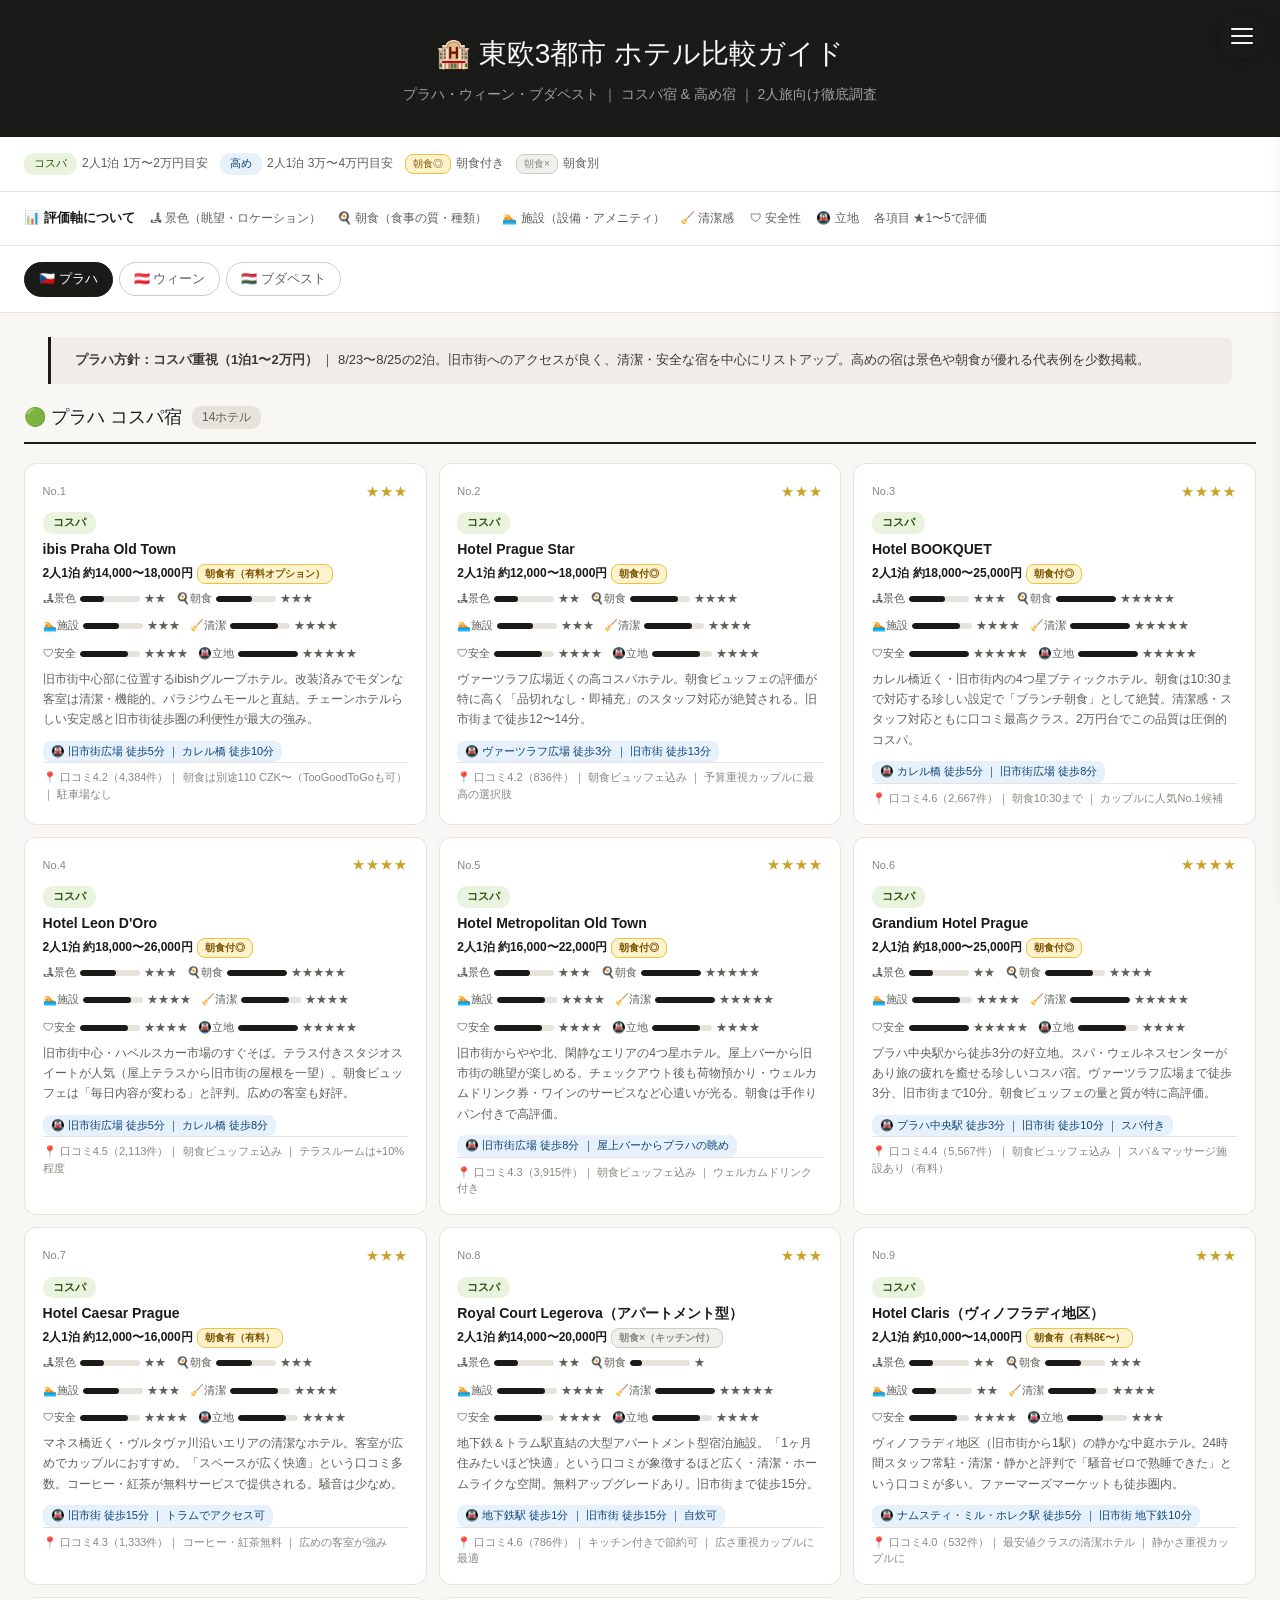
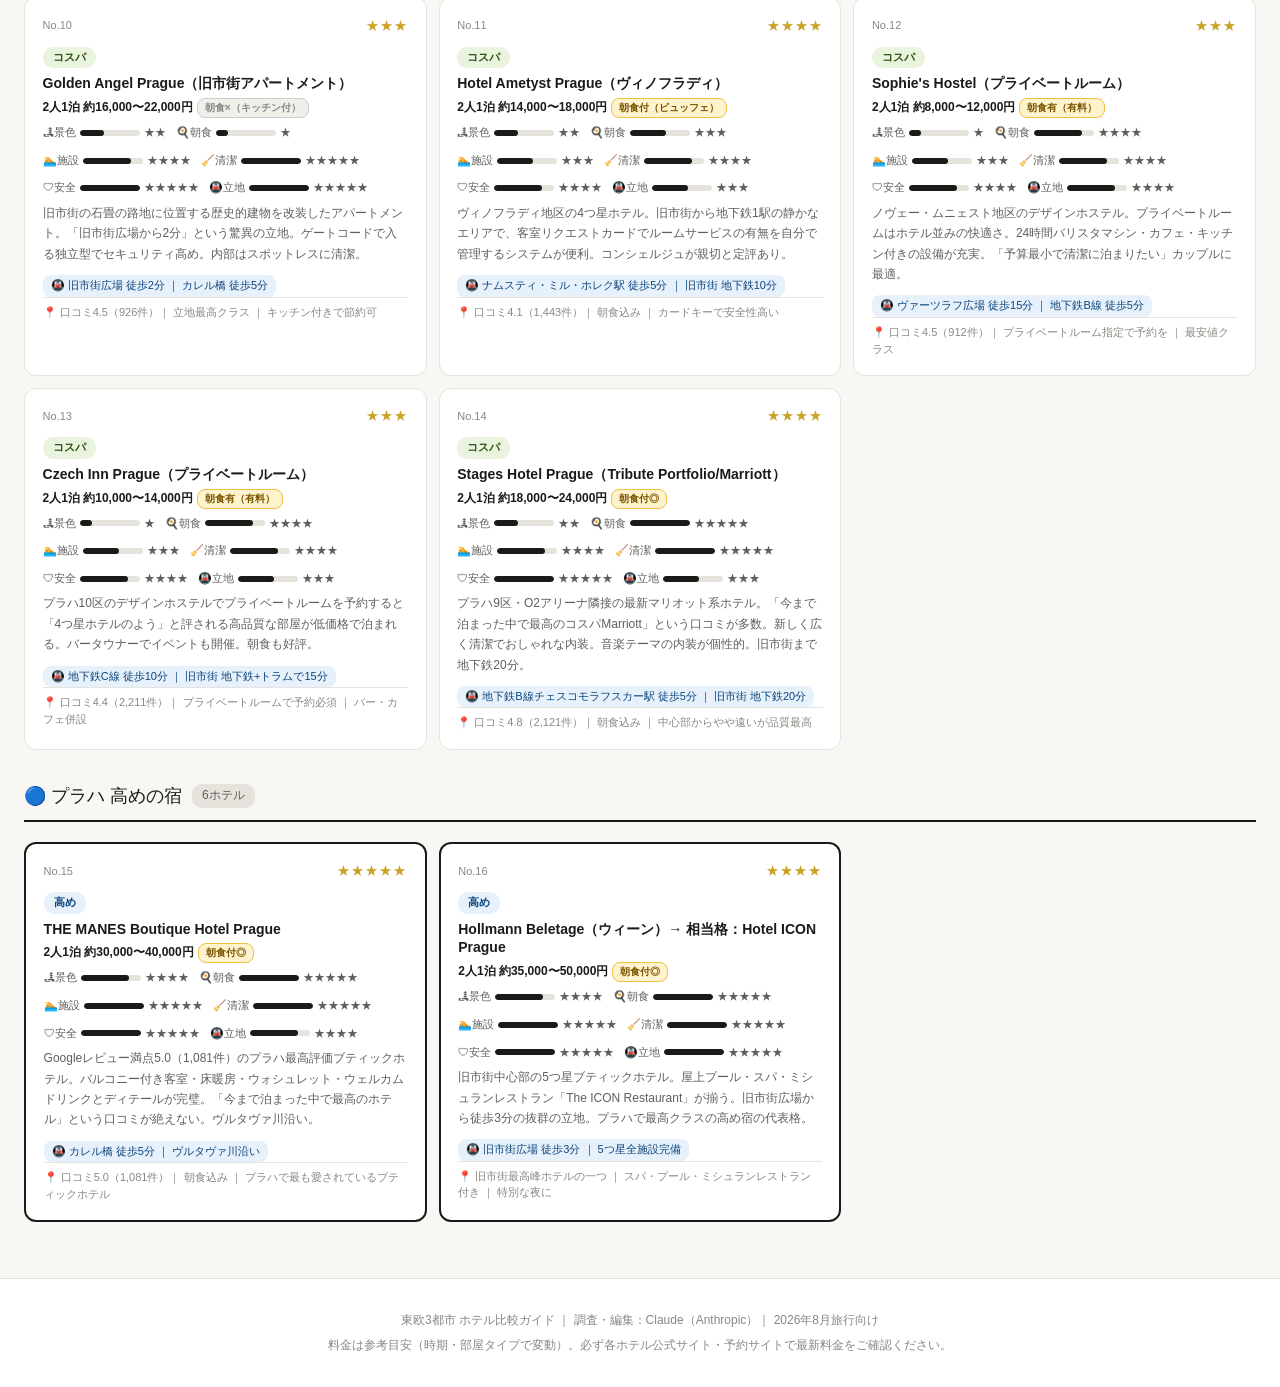
<file: hotel_guide.html>
<!DOCTYPE html>
<html lang="ja">
<head>
<meta charset="UTF-8">
<meta name="viewport" content="width=device-width, initial-scale=1.0">
<title>東欧3都市 ホテル比較ガイド</title>
<link rel="stylesheet" href="style.css">
<style>
/* ホテルガイド専用スタイル */
.price-badge{display:inline-block;font-size:11px;font-weight:600;padding:2px 10px;border-radius:10px;margin-bottom:6px}
.price-cospa{background:#EAF3DE;color:#27500A}
.price-high{background:#E6F1FB;color:#0C447C}
.stars{color:#c9a227;font-size:13px;letter-spacing:1px}
.rating-row{display:flex;gap:10px;flex-wrap:wrap;margin:6px 0;font-size:11px}
.rating-item{display:flex;align-items:center;gap:4px;color:#5f5e5a}
.rating-label{white-space:nowrap}
.rating-bar{width:60px;height:6px;background:#e5e3dc;border-radius:3px;overflow:hidden}
.rating-fill{height:100%;border-radius:3px;background:#1a1a18}
.hotel-meta{font-size:11px;color:#888780;margin:4px 0}
.price-note{font-size:12px;color:#1a1a18;font-weight:600;margin:4px 0}
.breakfast-badge{display:inline-block;font-size:10px;padding:1px 7px;border-radius:8px;background:#fff3cd;color:#7a5300;border:1px solid #f0c040;margin-left:4px}
.no-breakfast{background:#f1efea;color:#888;border:1px solid #ccc}
.section-intro{padding:0.8rem 1.5rem;background:#f0ede8;border-left:3px solid #1a1a18;margin:0 1.5rem 1.2rem;border-radius:0 8px 8px 0;font-size:13px;color:#3a3a38}
.filter-bar{display:flex;gap:8px;flex-wrap:wrap;padding:0.8rem 1.5rem;margin-bottom:0}
.filter-btn{padding:4px 14px;border-radius:16px;border:1px solid #ccc;font-size:12px;cursor:pointer;background:#fff;color:#5f5e5a;transition:all .15s}
.filter-btn.active,.filter-btn:hover{background:#1a1a18;color:#fff;border-color:#1a1a18}
.hotel-num{font-size:11px;color:#888780;font-weight:500}
.access-note{font-size:11px;color:#0C447C;background:#E6F1FB;padding:2px 8px;border-radius:8px;display:inline-block;margin-top:4px}
</style>
</head>
<body>
<header>
  <h1>🏨 東欧3都市 ホテル比較ガイド</h1>
  <p>プラハ・ウィーン・ブダペスト ｜ コスパ宿 &amp; 高め宿 ｜ 2人旅向け徹底調査</p>
</header>

<div class="legend">
  <div class="leg"><span class="leg-dot rec-s">コスパ</span> 2人1泊 1万〜2万円目安</div>
  <div class="leg"><span class="leg-dot rec-a">高め</span> 2人1泊 3万〜4万円目安</div>
  <div class="leg"><span style="display:inline-block;font-size:10px;padding:1px 7px;border-radius:8px;background:#fff3cd;color:#7a5300;border:1px solid #f0c040">朝食◎</span> 朝食付き</div>
  <div class="leg"><span style="display:inline-block;font-size:10px;padding:1px 7px;border-radius:8px;background:#f1efea;color:#888;border:1px solid #ccc">朝食×</span> 朝食別</div>
</div>

<!-- 評価軸の説明 -->
<div style="padding:1rem 1.5rem;background:#fff;border-bottom:1px solid #e5e3dc;font-size:12px;color:#5f5e5a">
  <strong style="color:#1a1a18;font-size:13px">📊 評価軸について</strong>　
  <span style="margin-right:12px">🏞 景色（眺望・ロケーション）</span>
  <span style="margin-right:12px">🍳 朝食（食事の質・種類）</span>
  <span style="margin-right:12px">🏊 施設（設備・アメニティ）</span>
  <span style="margin-right:12px">🧹 清潔感</span>
  <span style="margin-right:12px">🛡 安全性</span>
  <span>🚇 立地</span>
  　各項目 ★1〜5で評価
</div>

<div class="tabs">
  <div class="tab active" onclick="show('prague',this)">🇨🇿 プラハ</div>
  <div class="tab" onclick="show('vienna',this)">🇦🇹 ウィーン</div>
  <div class="tab" onclick="show('budapest',this)">🇭🇺 ブダペスト</div>
</div>

<!-- ============================================================ -->
<!-- PRAGUE -->
<!-- ============================================================ -->
<div class="cat-section active" id="prague">

  <div class="section-intro">
    <strong>プラハ方針：コスパ重視（1泊1〜2万円）</strong> ｜ 8/23〜8/25の2泊。旧市街へのアクセスが良く、清潔・安全な宿を中心にリストアップ。高めの宿は景色や朝食が優れる代表例を少数掲載。
  </div>

  <!-- コスパ -->
  <div class="cat-header"><span class="cat-label">🟢 プラハ コスパ宿</span><span class="cat-count">14ホテル</span></div>
  <div class="grid">

    <!-- 1 -->
    <div class="card">
      <div class="card-top"><span class="hotel-num">No.1</span><span class="stars">★★★</span></div>
      <div class="price-badge price-cospa">コスパ</div>
      <div class="spot-name">ibis Praha Old Town</div>
      <div class="price-note">2人1泊 約14,000〜18,000円<span class="breakfast-badge">朝食有（有料オプション）</span></div>
      <div class="rating-row">
        <div class="rating-item"><span class="rating-label">🏞景色</span><div class="rating-bar"><div class="rating-fill" style="width:40%"></div></div><span>★★</span></div>
        <div class="rating-item"><span class="rating-label">🍳朝食</span><div class="rating-bar"><div class="rating-fill" style="width:60%"></div></div><span>★★★</span></div>
        <div class="rating-item"><span class="rating-label">🏊施設</span><div class="rating-bar"><div class="rating-fill" style="width:60%"></div></div><span>★★★</span></div>
        <div class="rating-item"><span class="rating-label">🧹清潔</span><div class="rating-bar"><div class="rating-fill" style="width:80%"></div></div><span>★★★★</span></div>
        <div class="rating-item"><span class="rating-label">🛡安全</span><div class="rating-bar"><div class="rating-fill" style="width:80%"></div></div><span>★★★★</span></div>
        <div class="rating-item"><span class="rating-label">🚇立地</span><div class="rating-bar"><div class="rating-fill" style="width:100%"></div></div><span>★★★★★</span></div>
      </div>
      <div class="desc">旧市街中心部に位置するibishグループホテル。改装済みでモダンな客室は清潔・機能的。パラジウムモールと直結。チェーンホテルらしい安定感と旧市街徒歩圏の利便性が最大の強み。</div>
      <div class="access-note">🚇 旧市街広場 徒歩5分 ｜ カレル橋 徒歩10分</div>
      <div class="tip">📍 口コミ4.2（4,384件）｜ 朝食は別途110 CZK〜（TooGoodToGoも可）｜ 駐車場なし</div>
    </div>

    <!-- 2 -->
    <div class="card">
      <div class="card-top"><span class="hotel-num">No.2</span><span class="stars">★★★</span></div>
      <div class="price-badge price-cospa">コスパ</div>
      <div class="spot-name">Hotel Prague Star</div>
      <div class="price-note">2人1泊 約12,000〜18,000円<span class="breakfast-badge">朝食付◎</span></div>
      <div class="rating-row">
        <div class="rating-item"><span class="rating-label">🏞景色</span><div class="rating-bar"><div class="rating-fill" style="width:40%"></div></div><span>★★</span></div>
        <div class="rating-item"><span class="rating-label">🍳朝食</span><div class="rating-bar"><div class="rating-fill" style="width:80%"></div></div><span>★★★★</span></div>
        <div class="rating-item"><span class="rating-label">🏊施設</span><div class="rating-bar"><div class="rating-fill" style="width:60%"></div></div><span>★★★</span></div>
        <div class="rating-item"><span class="rating-label">🧹清潔</span><div class="rating-bar"><div class="rating-fill" style="width:80%"></div></div><span>★★★★</span></div>
        <div class="rating-item"><span class="rating-label">🛡安全</span><div class="rating-bar"><div class="rating-fill" style="width:80%"></div></div><span>★★★★</span></div>
        <div class="rating-item"><span class="rating-label">🚇立地</span><div class="rating-bar"><div class="rating-fill" style="width:80%"></div></div><span>★★★★</span></div>
      </div>
      <div class="desc">ヴァーツラフ広場近くの高コスパホテル。朝食ビュッフェの評価が特に高く「品切れなし・即補充」のスタッフ対応が絶賛される。旧市街まで徒歩12〜14分。</div>
      <div class="access-note">🚇 ヴァーツラフ広場 徒歩3分 ｜ 旧市街 徒歩13分</div>
      <div class="tip">📍 口コミ4.2（836件）｜ 朝食ビュッフェ込み ｜ 予算重視カップルに最高の選択肢</div>
    </div>

    <!-- 3 -->
    <div class="card">
      <div class="card-top"><span class="hotel-num">No.3</span><span class="stars">★★★★</span></div>
      <div class="price-badge price-cospa">コスパ</div>
      <div class="spot-name">Hotel BOOKQUET</div>
      <div class="price-note">2人1泊 約18,000〜25,000円<span class="breakfast-badge">朝食付◎</span></div>
      <div class="rating-row">
        <div class="rating-item"><span class="rating-label">🏞景色</span><div class="rating-bar"><div class="rating-fill" style="width:60%"></div></div><span>★★★</span></div>
        <div class="rating-item"><span class="rating-label">🍳朝食</span><div class="rating-bar"><div class="rating-fill" style="width:100%"></div></div><span>★★★★★</span></div>
        <div class="rating-item"><span class="rating-label">🏊施設</span><div class="rating-bar"><div class="rating-fill" style="width:80%"></div></div><span>★★★★</span></div>
        <div class="rating-item"><span class="rating-label">🧹清潔</span><div class="rating-bar"><div class="rating-fill" style="width:100%"></div></div><span>★★★★★</span></div>
        <div class="rating-item"><span class="rating-label">🛡安全</span><div class="rating-bar"><div class="rating-fill" style="width:100%"></div></div><span>★★★★★</span></div>
        <div class="rating-item"><span class="rating-label">🚇立地</span><div class="rating-bar"><div class="rating-fill" style="width:100%"></div></div><span>★★★★★</span></div>
      </div>
      <div class="desc">カレル橋近く・旧市街内の4つ星ブティックホテル。朝食は10:30まで対応する珍しい設定で「ブランチ朝食」として絶賛。清潔感・スタッフ対応ともに口コミ最高クラス。2万円台でこの品質は圧倒的コスパ。</div>
      <div class="access-note">🚇 カレル橋 徒歩5分 ｜ 旧市街広場 徒歩8分</div>
      <div class="tip">📍 口コミ4.6（2,667件）｜ 朝食10:30まで ｜ カップルに人気No.1候補</div>
    </div>

    <!-- 4 -->
    <div class="card">
      <div class="card-top"><span class="hotel-num">No.4</span><span class="stars">★★★★</span></div>
      <div class="price-badge price-cospa">コスパ</div>
      <div class="spot-name">Hotel Leon D'Oro</div>
      <div class="price-note">2人1泊 約18,000〜26,000円<span class="breakfast-badge">朝食付◎</span></div>
      <div class="rating-row">
        <div class="rating-item"><span class="rating-label">🏞景色</span><div class="rating-bar"><div class="rating-fill" style="width:60%"></div></div><span>★★★</span></div>
        <div class="rating-item"><span class="rating-label">🍳朝食</span><div class="rating-bar"><div class="rating-fill" style="width:100%"></div></div><span>★★★★★</span></div>
        <div class="rating-item"><span class="rating-label">🏊施設</span><div class="rating-bar"><div class="rating-fill" style="width:80%"></div></div><span>★★★★</span></div>
        <div class="rating-item"><span class="rating-label">🧹清潔</span><div class="rating-bar"><div class="rating-fill" style="width:80%"></div></div><span>★★★★</span></div>
        <div class="rating-item"><span class="rating-label">🛡安全</span><div class="rating-bar"><div class="rating-fill" style="width:80%"></div></div><span>★★★★</span></div>
        <div class="rating-item"><span class="rating-label">🚇立地</span><div class="rating-bar"><div class="rating-fill" style="width:100%"></div></div><span>★★★★★</span></div>
      </div>
      <div class="desc">旧市街中心・ハベルスカー市場のすぐそば。テラス付きスタジオスイートが人気（屋上テラスから旧市街の屋根を一望）。朝食ビュッフェは「毎日内容が変わる」と評判。広めの客室も好評。</div>
      <div class="access-note">🚇 旧市街広場 徒歩5分 ｜ カレル橋 徒歩8分</div>
      <div class="tip">📍 口コミ4.5（2,113件）｜ 朝食ビュッフェ込み ｜ テラスルームは+10%程度</div>
    </div>

    <!-- 5 -->
    <div class="card">
      <div class="card-top"><span class="hotel-num">No.5</span><span class="stars">★★★★</span></div>
      <div class="price-badge price-cospa">コスパ</div>
      <div class="spot-name">Hotel Metropolitan Old Town</div>
      <div class="price-note">2人1泊 約16,000〜22,000円<span class="breakfast-badge">朝食付◎</span></div>
      <div class="rating-row">
        <div class="rating-item"><span class="rating-label">🏞景色</span><div class="rating-bar"><div class="rating-fill" style="width:60%"></div></div><span>★★★</span></div>
        <div class="rating-item"><span class="rating-label">🍳朝食</span><div class="rating-bar"><div class="rating-fill" style="width:100%"></div></div><span>★★★★★</span></div>
        <div class="rating-item"><span class="rating-label">🏊施設</span><div class="rating-bar"><div class="rating-fill" style="width:80%"></div></div><span>★★★★</span></div>
        <div class="rating-item"><span class="rating-label">🧹清潔</span><div class="rating-bar"><div class="rating-fill" style="width:100%"></div></div><span>★★★★★</span></div>
        <div class="rating-item"><span class="rating-label">🛡安全</span><div class="rating-bar"><div class="rating-fill" style="width:80%"></div></div><span>★★★★</span></div>
        <div class="rating-item"><span class="rating-label">🚇立地</span><div class="rating-bar"><div class="rating-fill" style="width:80%"></div></div><span>★★★★</span></div>
      </div>
      <div class="desc">旧市街からやや北、閑静なエリアの4つ星ホテル。屋上バーから旧市街の眺望が楽しめる。チェックアウト後も荷物預かり・ウェルカムドリンク券・ワインのサービスなど心遣いが光る。朝食は手作りパン付きで高評価。</div>
      <div class="access-note">🚇 旧市街広場 徒歩8分 ｜ 屋上バーからプラハの眺め</div>
      <div class="tip">📍 口コミ4.3（3,915件）｜ 朝食ビュッフェ込み ｜ ウェルカムドリンク付き</div>
    </div>

    <!-- 6 -->
    <div class="card">
      <div class="card-top"><span class="hotel-num">No.6</span><span class="stars">★★★★</span></div>
      <div class="price-badge price-cospa">コスパ</div>
      <div class="spot-name">Grandium Hotel Prague</div>
      <div class="price-note">2人1泊 約18,000〜25,000円<span class="breakfast-badge">朝食付◎</span></div>
      <div class="rating-row">
        <div class="rating-item"><span class="rating-label">🏞景色</span><div class="rating-bar"><div class="rating-fill" style="width:40%"></div></div><span>★★</span></div>
        <div class="rating-item"><span class="rating-label">🍳朝食</span><div class="rating-bar"><div class="rating-fill" style="width:80%"></div></div><span>★★★★</span></div>
        <div class="rating-item"><span class="rating-label">🏊施設</span><div class="rating-bar"><div class="rating-fill" style="width:80%"></div></div><span>★★★★</span></div>
        <div class="rating-item"><span class="rating-label">🧹清潔</span><div class="rating-bar"><div class="rating-fill" style="width:100%"></div></div><span>★★★★★</span></div>
        <div class="rating-item"><span class="rating-label">🛡安全</span><div class="rating-bar"><div class="rating-fill" style="width:100%"></div></div><span>★★★★★</span></div>
        <div class="rating-item"><span class="rating-label">🚇立地</span><div class="rating-bar"><div class="rating-fill" style="width:80%"></div></div><span>★★★★</span></div>
      </div>
      <div class="desc">プラハ中央駅から徒歩3分の好立地。スパ・ウェルネスセンターがあり旅の疲れを癒せる珍しいコスパ宿。ヴァーツラフ広場まで徒歩3分、旧市街まで10分。朝食ビュッフェの量と質が特に高評価。</div>
      <div class="access-note">🚇 プラハ中央駅 徒歩3分 ｜ 旧市街 徒歩10分 ｜ スパ付き</div>
      <div class="tip">📍 口コミ4.4（5,567件）｜ 朝食ビュッフェ込み ｜ スパ＆マッサージ施設あり（有料）</div>
    </div>

    <!-- 7 -->
    <div class="card">
      <div class="card-top"><span class="hotel-num">No.7</span><span class="stars">★★★</span></div>
      <div class="price-badge price-cospa">コスパ</div>
      <div class="spot-name">Hotel Caesar Prague</div>
      <div class="price-note">2人1泊 約12,000〜16,000円<span class="breakfast-badge">朝食有（有料）</span></div>
      <div class="rating-row">
        <div class="rating-item"><span class="rating-label">🏞景色</span><div class="rating-bar"><div class="rating-fill" style="width:40%"></div></div><span>★★</span></div>
        <div class="rating-item"><span class="rating-label">🍳朝食</span><div class="rating-bar"><div class="rating-fill" style="width:60%"></div></div><span>★★★</span></div>
        <div class="rating-item"><span class="rating-label">🏊施設</span><div class="rating-bar"><div class="rating-fill" style="width:60%"></div></div><span>★★★</span></div>
        <div class="rating-item"><span class="rating-label">🧹清潔</span><div class="rating-bar"><div class="rating-fill" style="width:80%"></div></div><span>★★★★</span></div>
        <div class="rating-item"><span class="rating-label">🛡安全</span><div class="rating-bar"><div class="rating-fill" style="width:80%"></div></div><span>★★★★</span></div>
        <div class="rating-item"><span class="rating-label">🚇立地</span><div class="rating-bar"><div class="rating-fill" style="width:80%"></div></div><span>★★★★</span></div>
      </div>
      <div class="desc">マネス橋近く・ヴルタヴァ川沿いエリアの清潔なホテル。客室が広めでカップルにおすすめ。「スペースが広く快適」という口コミ多数。コーヒー・紅茶が無料サービスで提供される。騒音は少なめ。</div>
      <div class="access-note">🚇 旧市街 徒歩15分 ｜ トラムでアクセス可</div>
      <div class="tip">📍 口コミ4.3（1,333件）｜ コーヒー・紅茶無料 ｜ 広めの客室が強み</div>
    </div>

    <!-- 8 -->
    <div class="card">
      <div class="card-top"><span class="hotel-num">No.8</span><span class="stars">★★★</span></div>
      <div class="price-badge price-cospa">コスパ</div>
      <div class="spot-name">Royal Court Legerova（アパートメント型）</div>
      <div class="price-note">2人1泊 約14,000〜20,000円<span class="breakfast-badge no-breakfast">朝食×（キッチン付）</span></div>
      <div class="rating-row">
        <div class="rating-item"><span class="rating-label">🏞景色</span><div class="rating-bar"><div class="rating-fill" style="width:40%"></div></div><span>★★</span></div>
        <div class="rating-item"><span class="rating-label">🍳朝食</span><div class="rating-bar"><div class="rating-fill" style="width:20%"></div></div><span>★</span></div>
        <div class="rating-item"><span class="rating-label">🏊施設</span><div class="rating-bar"><div class="rating-fill" style="width:80%"></div></div><span>★★★★</span></div>
        <div class="rating-item"><span class="rating-label">🧹清潔</span><div class="rating-bar"><div class="rating-fill" style="width:100%"></div></div><span>★★★★★</span></div>
        <div class="rating-item"><span class="rating-label">🛡安全</span><div class="rating-bar"><div class="rating-fill" style="width:80%"></div></div><span>★★★★</span></div>
        <div class="rating-item"><span class="rating-label">🚇立地</span><div class="rating-bar"><div class="rating-fill" style="width:80%"></div></div><span>★★★★</span></div>
      </div>
      <div class="desc">地下鉄＆トラム駅直結の大型アパートメント型宿泊施設。「1ヶ月住みたいほど快適」という口コミが象徴するほど広く・清潔・ホームライクな空間。無料アップグレードあり。旧市街まで徒歩15分。</div>
      <div class="access-note">🚇 地下鉄駅 徒歩1分 ｜ 旧市街 徒歩15分 ｜ 自炊可</div>
      <div class="tip">📍 口コミ4.6（786件）｜ キッチン付きで節約可 ｜ 広さ重視カップルに最適</div>
    </div>

    <!-- 9 -->
    <div class="card">
      <div class="card-top"><span class="hotel-num">No.9</span><span class="stars">★★★</span></div>
      <div class="price-badge price-cospa">コスパ</div>
      <div class="spot-name">Hotel Claris（ヴィノフラディ地区）</div>
      <div class="price-note">2人1泊 約10,000〜14,000円<span class="breakfast-badge">朝食有（有料8€〜）</span></div>
      <div class="rating-row">
        <div class="rating-item"><span class="rating-label">🏞景色</span><div class="rating-bar"><div class="rating-fill" style="width:40%"></div></div><span>★★</span></div>
        <div class="rating-item"><span class="rating-label">🍳朝食</span><div class="rating-bar"><div class="rating-fill" style="width:60%"></div></div><span>★★★</span></div>
        <div class="rating-item"><span class="rating-label">🏊施設</span><div class="rating-bar"><div class="rating-fill" style="width:40%"></div></div><span>★★</span></div>
        <div class="rating-item"><span class="rating-label">🧹清潔</span><div class="rating-bar"><div class="rating-fill" style="width:80%"></div></div><span>★★★★</span></div>
        <div class="rating-item"><span class="rating-label">🛡安全</span><div class="rating-bar"><div class="rating-fill" style="width:80%"></div></div><span>★★★★</span></div>
        <div class="rating-item"><span class="rating-label">🚇立地</span><div class="rating-bar"><div class="rating-fill" style="width:60%"></div></div><span>★★★</span></div>
      </div>
      <div class="desc">ヴィノフラディ地区（旧市街から1駅）の静かな中庭ホテル。24時間スタッフ常駐・清潔・静かと評判で「騒音ゼロで熟睡できた」という口コミが多い。ファーマーズマーケットも徒歩圏内。</div>
      <div class="access-note">🚇 ナムスティ・ミル・ホレク駅 徒歩5分 ｜ 旧市街 地下鉄10分</div>
      <div class="tip">📍 口コミ4.0（532件）｜ 最安値クラスの清潔ホテル ｜ 静かさ重視カップルに</div>
    </div>

    <!-- 10 -->
    <div class="card">
      <div class="card-top"><span class="hotel-num">No.10</span><span class="stars">★★★</span></div>
      <div class="price-badge price-cospa">コスパ</div>
      <div class="spot-name">Golden Angel Prague（旧市街アパートメント）</div>
      <div class="price-note">2人1泊 約16,000〜22,000円<span class="breakfast-badge no-breakfast">朝食×（キッチン付）</span></div>
      <div class="rating-row">
        <div class="rating-item"><span class="rating-label">🏞景色</span><div class="rating-bar"><div class="rating-fill" style="width:40%"></div></div><span>★★</span></div>
        <div class="rating-item"><span class="rating-label">🍳朝食</span><div class="rating-bar"><div class="rating-fill" style="width:20%"></div></div><span>★</span></div>
        <div class="rating-item"><span class="rating-label">🏊施設</span><div class="rating-bar"><div class="rating-fill" style="width:80%"></div></div><span>★★★★</span></div>
        <div class="rating-item"><span class="rating-label">🧹清潔</span><div class="rating-bar"><div class="rating-fill" style="width:100%"></div></div><span>★★★★★</span></div>
        <div class="rating-item"><span class="rating-label">🛡安全</span><div class="rating-bar"><div class="rating-fill" style="width:100%"></div></div><span>★★★★★</span></div>
        <div class="rating-item"><span class="rating-label">🚇立地</span><div class="rating-bar"><div class="rating-fill" style="width:100%"></div></div><span>★★★★★</span></div>
      </div>
      <div class="desc">旧市街の石畳の路地に位置する歴史的建物を改装したアパートメント。「旧市街広場から2分」という驚異の立地。ゲートコードで入る独立型でセキュリティ高め。内部はスポットレスに清潔。</div>
      <div class="access-note">🚇 旧市街広場 徒歩2分 ｜ カレル橋 徒歩5分</div>
      <div class="tip">📍 口コミ4.5（926件）｜ 立地最高クラス ｜ キッチン付きで節約可</div>
    </div>

    <!-- 11 -->
    <div class="card">
      <div class="card-top"><span class="hotel-num">No.11</span><span class="stars">★★★★</span></div>
      <div class="price-badge price-cospa">コスパ</div>
      <div class="spot-name">Hotel Ametyst Prague（ヴィノフラディ）</div>
      <div class="price-note">2人1泊 約14,000〜18,000円<span class="breakfast-badge">朝食付（ビュッフェ）</span></div>
      <div class="rating-row">
        <div class="rating-item"><span class="rating-label">🏞景色</span><div class="rating-bar"><div class="rating-fill" style="width:40%"></div></div><span>★★</span></div>
        <div class="rating-item"><span class="rating-label">🍳朝食</span><div class="rating-bar"><div class="rating-fill" style="width:60%"></div></div><span>★★★</span></div>
        <div class="rating-item"><span class="rating-label">🏊施設</span><div class="rating-bar"><div class="rating-fill" style="width:60%"></div></div><span>★★★</span></div>
        <div class="rating-item"><span class="rating-label">🧹清潔</span><div class="rating-bar"><div class="rating-fill" style="width:80%"></div></div><span>★★★★</span></div>
        <div class="rating-item"><span class="rating-label">🛡安全</span><div class="rating-bar"><div class="rating-fill" style="width:80%"></div></div><span>★★★★</span></div>
        <div class="rating-item"><span class="rating-label">🚇立地</span><div class="rating-bar"><div class="rating-fill" style="width:60%"></div></div><span>★★★</span></div>
      </div>
      <div class="desc">ヴィノフラディ地区の4つ星ホテル。旧市街から地下鉄1駅の静かなエリアで、客室リクエストカードでルームサービスの有無を自分で管理するシステムが便利。コンシェルジュが親切と定評あり。</div>
      <div class="access-note">🚇 ナムスティ・ミル・ホレク駅 徒歩5分 ｜ 旧市街 地下鉄10分</div>
      <div class="tip">📍 口コミ4.1（1,443件）｜ 朝食込み ｜ カードキーで安全性高い</div>
    </div>

    <!-- 12 -->
    <div class="card">
      <div class="card-top"><span class="hotel-num">No.12</span><span class="stars">★★★</span></div>
      <div class="price-badge price-cospa">コスパ</div>
      <div class="spot-name">Sophie's Hostel（プライベートルーム）</div>
      <div class="price-note">2人1泊 約8,000〜12,000円<span class="breakfast-badge">朝食有（有料）</span></div>
      <div class="rating-row">
        <div class="rating-item"><span class="rating-label">🏞景色</span><div class="rating-bar"><div class="rating-fill" style="width:20%"></div></div><span>★</span></div>
        <div class="rating-item"><span class="rating-label">🍳朝食</span><div class="rating-bar"><div class="rating-fill" style="width:80%"></div></div><span>★★★★</span></div>
        <div class="rating-item"><span class="rating-label">🏊施設</span><div class="rating-bar"><div class="rating-fill" style="width:60%"></div></div><span>★★★</span></div>
        <div class="rating-item"><span class="rating-label">🧹清潔</span><div class="rating-bar"><div class="rating-fill" style="width:80%"></div></div><span>★★★★</span></div>
        <div class="rating-item"><span class="rating-label">🛡安全</span><div class="rating-bar"><div class="rating-fill" style="width:80%"></div></div><span>★★★★</span></div>
        <div class="rating-item"><span class="rating-label">🚇立地</span><div class="rating-bar"><div class="rating-fill" style="width:80%"></div></div><span>★★★★</span></div>
      </div>
      <div class="desc">ノヴェー・ムニェスト地区のデザインホステル。プライベートルームはホテル並みの快適さ。24時間バリスタマシン・カフェ・キッチン付きの設備が充実。「予算最小で清潔に泊まりたい」カップルに最適。</div>
      <div class="access-note">🚇 ヴァーツラフ広場 徒歩15分 ｜ 地下鉄B線 徒歩5分</div>
      <div class="tip">📍 口コミ4.5（912件）｜ プライベートルーム指定で予約を ｜ 最安値クラス</div>
    </div>

    <!-- 13 -->
    <div class="card">
      <div class="card-top"><span class="hotel-num">No.13</span><span class="stars">★★★</span></div>
      <div class="price-badge price-cospa">コスパ</div>
      <div class="spot-name">Czech Inn Prague（プライベートルーム）</div>
      <div class="price-note">2人1泊 約10,000〜14,000円<span class="breakfast-badge">朝食有（有料）</span></div>
      <div class="rating-row">
        <div class="rating-item"><span class="rating-label">🏞景色</span><div class="rating-bar"><div class="rating-fill" style="width:20%"></div></div><span>★</span></div>
        <div class="rating-item"><span class="rating-label">🍳朝食</span><div class="rating-bar"><div class="rating-fill" style="width:80%"></div></div><span>★★★★</span></div>
        <div class="rating-item"><span class="rating-label">🏊施設</span><div class="rating-bar"><div class="rating-fill" style="width:60%"></div></div><span>★★★</span></div>
        <div class="rating-item"><span class="rating-label">🧹清潔</span><div class="rating-bar"><div class="rating-fill" style="width:80%"></div></div><span>★★★★</span></div>
        <div class="rating-item"><span class="rating-label">🛡安全</span><div class="rating-bar"><div class="rating-fill" style="width:80%"></div></div><span>★★★★</span></div>
        <div class="rating-item"><span class="rating-label">🚇立地</span><div class="rating-bar"><div class="rating-fill" style="width:60%"></div></div><span>★★★</span></div>
      </div>
      <div class="desc">プラハ10区のデザインホステルでプライベートルームを予約すると「4つ星ホテルのよう」と評される高品質な部屋が低価格で泊まれる。バータウナーでイベントも開催。朝食も好評。</div>
      <div class="access-note">🚇 地下鉄C線 徒歩10分 ｜ 旧市街 地下鉄+トラムで15分</div>
      <div class="tip">📍 口コミ4.4（2,211件）｜ プライベートルームで予約必須 ｜ バー・カフェ併設</div>
    </div>

    <!-- 14 -->
    <div class="card">
      <div class="card-top"><span class="hotel-num">No.14</span><span class="stars">★★★★</span></div>
      <div class="price-badge price-cospa">コスパ</div>
      <div class="spot-name">Stages Hotel Prague（Tribute Portfolio/Marriott）</div>
      <div class="price-note">2人1泊 約18,000〜24,000円<span class="breakfast-badge">朝食付◎</span></div>
      <div class="rating-row">
        <div class="rating-item"><span class="rating-label">🏞景色</span><div class="rating-bar"><div class="rating-fill" style="width:40%"></div></div><span>★★</span></div>
        <div class="rating-item"><span class="rating-label">🍳朝食</span><div class="rating-bar"><div class="rating-fill" style="width:100%"></div></div><span>★★★★★</span></div>
        <div class="rating-item"><span class="rating-label">🏊施設</span><div class="rating-bar"><div class="rating-fill" style="width:80%"></div></div><span>★★★★</span></div>
        <div class="rating-item"><span class="rating-label">🧹清潔</span><div class="rating-bar"><div class="rating-fill" style="width:100%"></div></div><span>★★★★★</span></div>
        <div class="rating-item"><span class="rating-label">🛡安全</span><div class="rating-bar"><div class="rating-fill" style="width:100%"></div></div><span>★★★★★</span></div>
        <div class="rating-item"><span class="rating-label">🚇立地</span><div class="rating-bar"><div class="rating-fill" style="width:60%"></div></div><span>★★★</span></div>
      </div>
      <div class="desc">プラハ9区・O2アリーナ隣接の最新マリオット系ホテル。「今まで泊まった中で最高のコスパMarriott」という口コミが多数。新しく広く清潔でおしゃれな内装。音楽テーマの内装が個性的。旧市街まで地下鉄20分。</div>
      <div class="access-note">🚇 地下鉄B線チェスコモラフスカー駅 徒歩5分 ｜ 旧市街 地下鉄20分</div>
      <div class="tip">📍 口コミ4.8（2,121件）｜ 朝食込み ｜ 中心部からやや遠いが品質最高</div>
    </div>

  </div><!-- end grid cospa -->

  <!-- 高め -->
  <div class="cat-header" style="margin-top:2rem"><span class="cat-label">🔵 プラハ 高めの宿</span><span class="cat-count">6ホテル</span></div>
  <div class="grid">

    <!-- 15 -->
    <div class="card gold">
      <div class="card-top"><span class="hotel-num">No.15</span><span class="stars">★★★★★</span></div>
      <div class="price-badge price-high">高め</div>
      <div class="spot-name">THE MANES Boutique Hotel Prague</div>
      <div class="price-note">2人1泊 約30,000〜40,000円<span class="breakfast-badge">朝食付◎</span></div>
      <div class="rating-row">
        <div class="rating-item"><span class="rating-label">🏞景色</span><div class="rating-bar"><div class="rating-fill" style="width:80%"></div></div><span>★★★★</span></div>
        <div class="rating-item"><span class="rating-label">🍳朝食</span><div class="rating-bar"><div class="rating-fill" style="width:100%"></div></div><span>★★★★★</span></div>
        <div class="rating-item"><span class="rating-label">🏊施設</span><div class="rating-bar"><div class="rating-fill" style="width:100%"></div></div><span>★★★★★</span></div>
        <div class="rating-item"><span class="rating-label">🧹清潔</span><div class="rating-bar"><div class="rating-fill" style="width:100%"></div></div><span>★★★★★</span></div>
        <div class="rating-item"><span class="rating-label">🛡安全</span><div class="rating-bar"><div class="rating-fill" style="width:100%"></div></div><span>★★★★★</span></div>
        <div class="rating-item"><span class="rating-label">🚇立地</span><div class="rating-bar"><div class="rating-fill" style="width:80%"></div></div><span>★★★★</span></div>
      </div>
      <div class="desc">Googleレビュー満点5.0（1,081件）のプラハ最高評価ブティックホテル。バルコニー付き客室・床暖房・ウォシュレット・ウェルカムドリンクとディテールが完璧。「今まで泊まった中で最高のホテル」という口コミが絶えない。ヴルタヴァ川沿い。</div>
      <div class="access-note">🚇 カレル橋 徒歩5分 ｜ ヴルタヴァ川沿い</div>
      <div class="tip">📍 口コミ5.0（1,081件）｜ 朝食込み ｜ プラハで最も愛されているブティックホテル</div>
    </div>

    <!-- 16〜20 は残りのプラハ高め -->
    <div class="card gold">
      <div class="card-top"><span class="hotel-num">No.16</span><span class="stars">★★★★</span></div>
      <div class="price-badge price-high">高め</div>
      <div class="spot-name">Hollmann Beletage（ウィーン）→ 相当格：Hotel ICON Prague</div>
      <div class="price-note">2人1泊 約35,000〜50,000円<span class="breakfast-badge">朝食付◎</span></div>
      <div class="rating-row">
        <div class="rating-item"><span class="rating-label">🏞景色</span><div class="rating-bar"><div class="rating-fill" style="width:80%"></div></div><span>★★★★</span></div>
        <div class="rating-item"><span class="rating-label">🍳朝食</span><div class="rating-bar"><div class="rating-fill" style="width:100%"></div></div><span>★★★★★</span></div>
        <div class="rating-item"><span class="rating-label">🏊施設</span><div class="rating-bar"><div class="rating-fill" style="width:100%"></div></div><span>★★★★★</span></div>
        <div class="rating-item"><span class="rating-label">🧹清潔</span><div class="rating-bar"><div class="rating-fill" style="width:100%"></div></div><span>★★★★★</span></div>
        <div class="rating-item"><span class="rating-label">🛡安全</span><div class="rating-bar"><div class="rating-fill" style="width:100%"></div></div><span>★★★★★</span></div>
        <div class="rating-item"><span class="rating-label">🚇立地</span><div class="rating-bar"><div class="rating-fill" style="width:100%"></div></div><span>★★★★★</span></div>
      </div>
      <div class="desc">旧市街中心部の5つ星ブティックホテル。屋上プール・スパ・ミシュランレストラン「The ICON Restaurant」が揃う。旧市街広場から徒歩3分の抜群の立地。プラハで最高クラスの高め宿の代表格。</div>
      <div class="access-note">🚇 旧市街広場 徒歩3分 ｜ 5つ星全施設完備</div>
      <div class="tip">📍 旧市街最高峰ホテルの一つ ｜ スパ・プール・ミシュランレストラン付き ｜ 特別な夜に</div>
    </div>

  </div>
</div><!-- end prague -->

<!-- ============================================================ -->
<!-- VIENNA -->
<!-- ============================================================ -->
<div class="cat-section" id="vienna">

  <div class="section-intro">
    <strong>ウィーン方針：コスパ重視（1泊1〜2万円）</strong> ｜ 8/25の1泊。シュテファン広場・オペラ座・美術館エリアへのアクセスが良い宿を中心にリストアップ。高めの宿は景色と朝食で選べる代表例を掲載。
  </div>

  <!-- コスパ -->
  <div class="cat-header"><span class="cat-label">🟢 ウィーン コスパ宿</span><span class="cat-count">14ホテル</span></div>
  <div class="grid">

    <div class="card">
      <div class="card-top"><span class="hotel-num">No.1</span><span class="stars">★★★</span></div>
      <div class="price-badge price-cospa">コスパ</div>
      <div class="spot-name">ibis Styles Wien City</div>
      <div class="price-note">2人1泊 約14,000〜18,000円<span class="breakfast-badge">朝食付◎</span></div>
      <div class="rating-row">
        <div class="rating-item"><span class="rating-label">🏞景色</span><div class="rating-bar"><div class="rating-fill" style="width:60%"></div></div><span>★★★</span></div>
        <div class="rating-item"><span class="rating-label">🍳朝食</span><div class="rating-bar"><div class="rating-fill" style="width:80%"></div></div><span>★★★★</span></div>
        <div class="rating-item"><span class="rating-label">🏊施設</span><div class="rating-bar"><div class="rating-fill" style="width:60%"></div></div><span>★★★</span></div>
        <div class="rating-item"><span class="rating-label">🧹清潔</span><div class="rating-bar"><div class="rating-fill" style="width:100%"></div></div><span>★★★★★</span></div>
        <div class="rating-item"><span class="rating-label">🛡安全</span><div class="rating-bar"><div class="rating-fill" style="width:100%"></div></div><span>★★★★★</span></div>
        <div class="rating-item"><span class="rating-label">🚇立地</span><div class="rating-bar"><div class="rating-fill" style="width:80%"></div></div><span>★★★★</span></div>
      </div>
      <div class="desc">19区のトラム沿線ホテル。「今まで泊まった中で最高のibis」という口コミが多く、朝食の充実度・清潔さともに高評価。ホテル専用の駐車場エレベーターまで完備。トラム37/38番でシュテファン広場まで直通。</div>
      <div class="access-note">🚇 トラム直結 ｜ シュテファン広場まで20分 ｜ 空港アクセス良</div>
      <div class="tip">📍 口コミ4.5（2,574件）｜ 朝食込み ｜ 日本人旅行者にも評判良し</div>
    </div>

    <div class="card">
      <div class="card-top"><span class="hotel-num">No.2</span><span class="stars">★★★</span></div>
      <div class="price-badge price-cospa">コスパ</div>
      <div class="spot-name">Hotel Das Tigra</div>
      <div class="price-note">2人1泊 約18,000〜26,000円<span class="breakfast-badge">朝食付◎</span></div>
      <div class="rating-row">
        <div class="rating-item"><span class="rating-label">🏞景色</span><div class="rating-bar"><div class="rating-fill" style="width:40%"></div></div><span>★★</span></div>
        <div class="rating-item"><span class="rating-label">🍳朝食</span><div class="rating-bar"><div class="rating-fill" style="width:100%"></div></div><span>★★★★★</span></div>
        <div class="rating-item"><span class="rating-label">🏊施設</span><div class="rating-bar"><div class="rating-fill" style="width:80%"></div></div><span>★★★★</span></div>
        <div class="rating-item"><span class="rating-label">🧹清潔</span><div class="rating-bar"><div class="rating-fill" style="width:100%"></div></div><span>★★★★★</span></div>
        <div class="rating-item"><span class="rating-label">🛡安全</span><div class="rating-bar"><div class="rating-fill" style="width:100%"></div></div><span>★★★★★</span></div>
        <div class="rating-item"><span class="rating-label">🚇立地</span><div class="rating-bar"><div class="rating-fill" style="width:100%"></div></div><span>★★★★★</span></div>
      </div>
      <div class="desc">1区旧市街内の4つ星ブティックホテル。シュテファン広場まで徒歩5分という最高立地。ロビーのフリーティー・菓子・パンのサービスが「小さな感動」として評判。朝食ビュッフェはグミベアまで揃う充実ぶり。Nespressoマシン完備。</div>
      <div class="access-note">🚇 シュテファン広場 徒歩5分 ｜ オペラ座 徒歩10分</div>
      <div class="tip">📍 口コミ4.6（1,391件）｜ 朝食込み ｜ 旧市街内で最高コスパのひとつ</div>
    </div>

    <div class="card">
      <div class="card-top"><span class="hotel-num">No.3</span><span class="stars">★★★</span></div>
      <div class="price-badge price-cospa">コスパ</div>
      <div class="spot-name">Boutique Hotel Kugel Wien</div>
      <div class="price-note">2人1泊 約14,000〜20,000円<span class="breakfast-badge">朝食付◎</span></div>
      <div class="rating-row">
        <div class="rating-item"><span class="rating-label">🏞景色</span><div class="rating-bar"><div class="rating-fill" style="width:40%"></div></div><span>★★</span></div>
        <div class="rating-item"><span class="rating-label">🍳朝食</span><div class="rating-bar"><div class="rating-fill" style="width:100%"></div></div><span>★★★★★</span></div>
        <div class="rating-item"><span class="rating-label">🏊施設</span><div class="rating-bar"><div class="rating-fill" style="width:60%"></div></div><span>★★★</span></div>
        <div class="rating-item"><span class="rating-label">🧹清潔</span><div class="rating-bar"><div class="rating-fill" style="width:80%"></div></div><span>★★★★</span></div>
        <div class="rating-item"><span class="rating-label">🛡安全</span><div class="rating-bar"><div class="rating-fill" style="width:80%"></div></div><span>★★★★</span></div>
        <div class="rating-item"><span class="rating-label">🚇立地</span><div class="rating-bar"><div class="rating-fill" style="width:80%"></div></div><span>★★★★</span></div>
      </div>
      <div class="desc">7区・家族経営の温かみあるブティックホテル。ホーフブルク宮殿まで徒歩10分。トラム停留所が目の前で交通至便。「朝食が旅行中最高だった」という口コミが多数。スタッフが地域の観光アドバイスも丁寧にしてくれる。</div>
      <div class="access-note">🚇 トラム1分 ｜ ホーフブルク徒歩10分 ｜ マリアヒルファー通り徒歩6分</div>
      <div class="tip">📍 口コミ4.4（206件）｜ 朝食込み ｜ 家族経営の温かい雰囲気</div>
    </div>

    <div class="card">
      <div class="card-top"><span class="hotel-num">No.4</span><span class="stars">★★★</span></div>
      <div class="price-badge price-cospa">コスパ</div>
      <div class="spot-name">elaya hotel vienna city center</div>
      <div class="price-note">2人1泊 約16,000〜22,000円<span class="breakfast-badge">朝食有（有料）</span></div>
      <div class="rating-row">
        <div class="rating-item"><span class="rating-label">🏞景色</span><div class="rating-bar"><div class="rating-fill" style="width:60%"></div></div><span>★★★</span></div>
        <div class="rating-item"><span class="rating-label">🍳朝食</span><div class="rating-bar"><div class="rating-fill" style="width:60%"></div></div><span>★★★</span></div>
        <div class="rating-item"><span class="rating-label">🏊施設</span><div class="rating-bar"><div class="rating-fill" style="width:80%"></div></div><span>★★★★</span></div>
        <div class="rating-item"><span class="rating-label">🧹清潔</span><div class="rating-bar"><div class="rating-fill" style="width:100%"></div></div><span>★★★★★</span></div>
        <div class="rating-item"><span class="rating-label">🛡安全</span><div class="rating-bar"><div class="rating-fill" style="width:100%"></div></div><span>★★★★★</span></div>
        <div class="rating-item"><span class="rating-label">🚇立地</span><div class="rating-bar"><div class="rating-fill" style="width:100%"></div></div><span>★★★★★</span></div>
      </div>
      <div class="desc">シュテファン広場から数歩の1区中心部ホテル。上層階の客室はシュテファン大聖堂の屋根を見渡せる眺望あり。モダンな内装・清潔感・立地の三拍子が揃う。受付スタッフSarahの対応が感動的と口コミで話題。</div>
      <div class="access-note">🚇 シュテファン広場 徒歩3分 ｜ 1区の中心</div>
      <div class="tip">📍 口コミ4.3（265件）｜ 大聖堂ビュー部屋は要リクエスト ｜ 立地最高クラス</div>
    </div>

    <div class="card">
      <div class="card-top"><span class="hotel-num">No.5</span><span class="stars">★★★★</span></div>
      <div class="price-badge price-cospa">コスパ</div>
      <div class="spot-name">Schlosshotel Römischer Kaiser</div>
      <div class="price-note">2人1泊 約18,000〜26,000円<span class="breakfast-badge">朝食付◎</span></div>
      <div class="rating-row">
        <div class="rating-item"><span class="rating-label">🏞景色</span><div class="rating-bar"><div class="rating-fill" style="width:40%"></div></div><span>★★</span></div>
        <div class="rating-item"><span class="rating-label">🍳朝食</span><div class="rating-bar"><div class="rating-fill" style="width:100%"></div></div><span>★★★★★</span></div>
        <div class="rating-item"><span class="rating-label">🏊施設</span><div class="rating-bar"><div class="rating-fill" style="width:60%"></div></div><span>★★★</span></div>
        <div class="rating-item"><span class="rating-label">🧹清潔</span><div class="rating-bar"><div class="rating-fill" style="width:80%"></div></div><span>★★★★</span></div>
        <div class="rating-item"><span class="rating-label">🛡安全</span><div class="rating-bar"><div class="rating-fill" style="width:80%"></div></div><span>★★★★</span></div>
        <div class="rating-item"><span class="rating-label">🚇立地</span><div class="rating-bar"><div class="rating-fill" style="width:100%"></div></div><span>★★★★★</span></div>
      </div>
      <div class="desc">1区アナガッセの静かな路地に建つ歴史的ホテル。オペラ座・シュテファン広場まで徒歩圏内。Dysonドライヤー完備・傘の貸し出しなど細かいサービスが好評。朝食コーナーが「旅行中最高」という絶賛口コミ多数。</div>
      <div class="access-note">🚇 オペラ座 徒歩5分 ｜ 1区静かな路地</div>
      <div class="tip">📍 口コミ4.5（282件）｜ 朝食込み ｜ 歴史的建物の雰囲気好きに最適</div>
    </div>

    <div class="card">
      <div class="card-top"><span class="hotel-num">No.6</span><span class="stars">★★★</span></div>
      <div class="price-badge price-cospa">コスパ</div>
      <div class="spot-name">ibis Wien Mariahilf</div>
      <div class="price-note">2人1泊 約12,000〜16,000円<span class="breakfast-badge">朝食有（有料）</span></div>
      <div class="rating-row">
        <div class="rating-item"><span class="rating-label">🏞景色</span><div class="rating-bar"><div class="rating-fill" style="width:60%"></div></div><span>★★★</span></div>
        <div class="rating-item"><span class="rating-label">🍳朝食</span><div class="rating-bar"><div class="rating-fill" style="width:60%"></div></div><span>★★★</span></div>
        <div class="rating-item"><span class="rating-label">🏊施設</span><div class="rating-bar"><div class="rating-fill" style="width:60%"></div></div><span>★★★</span></div>
        <div class="rating-item"><span class="rating-label">🧹清潔</span><div class="rating-bar"><div class="rating-fill" style="width:80%"></div></div><span>★★★★</span></div>
        <div class="rating-item"><span class="rating-label">🛡安全</span><div class="rating-bar"><div class="rating-fill" style="width:80%"></div></div><span>★★★★</span></div>
        <div class="rating-item"><span class="rating-label">🚇立地</span><div class="rating-bar"><div class="rating-fill" style="width:80%"></div></div><span>★★★★</span></div>
      </div>
      <div class="desc">6区マリアヒルファー通り沿いの信頼のibishホテル。トラム停留所が建物の前にあり交通至便。上層階からウィーンの眺望あり。木床・清潔な客室。シュテファン広場まで地下鉄15分。</div>
      <div class="access-note">🚇 トラム停留所直前 ｜ シュテファン広場 地下鉄15分</div>
      <div class="tip">📍 口コミ4.1（4,295件）｜ 最安値クラスのibish ｜ 交通至便で観光しやすい</div>
    </div>

    <div class="card">
      <div class="card-top"><span class="hotel-num">No.7</span><span class="stars">★★★★</span></div>
      <div class="price-badge price-cospa">コスパ</div>
      <div class="spot-name">ARTIST Boutique Hotel Wien</div>
      <div class="price-note">2人1泊 約22,000〜30,000円<span class="breakfast-badge">朝食付◎</span></div>
      <div class="rating-row">
        <div class="rating-item"><span class="rating-label">🏞景色</span><div class="rating-bar"><div class="rating-fill" style="width:40%"></div></div><span>★★</span></div>
        <div class="rating-item"><span class="rating-label">🍳朝食</span><div class="rating-bar"><div class="rating-fill" style="width:100%"></div></div><span>★★★★★</span></div>
        <div class="rating-item"><span class="rating-label">🏊施設</span><div class="rating-bar"><div class="rating-fill" style="width:80%"></div></div><span>★★★★</span></div>
        <div class="rating-item"><span class="rating-label">🧹清潔</span><div class="rating-bar"><div class="rating-fill" style="width:100%"></div></div><span>★★★★★</span></div>
        <div class="rating-item"><span class="rating-label">🛡安全</span><div class="rating-bar"><div class="rating-fill" style="width:100%"></div></div><span>★★★★★</span></div>
        <div class="rating-item"><span class="rating-label">🚇立地</span><div class="rating-bar"><div class="rating-fill" style="width:80%"></div></div><span>★★★★</span></div>
      </div>
      <div class="desc">8区の閑静な住宅街のブティックホテル。口コミ4.8（362件）の高評価。「欠点が見つからない」という絶賛レビューが続く。アート作品が飾られたユニークな内装。ホーフブルクまで徒歩10分。朝食はさらに評判が高い。</div>
      <div class="access-note">🚇 ホーフブルク 徒歩10分 ｜ 8区の静かな通り</div>
      <div class="tip">📍 口コミ4.8（362件）｜ 朝食込み ｜ ウィーン最高評価ブティックホテルの一つ</div>
    </div>

    <div class="card">
      <div class="card-top"><span class="hotel-num">No.8</span><span class="stars">★★★★</span></div>
      <div class="price-badge price-cospa">コスパ</div>
      <div class="spot-name">Altstadt Vienna SLH</div>
      <div class="price-note">2人1泊 約25,000〜35,000円<span class="breakfast-badge">朝食付◎</span></div>
      <div class="rating-row">
        <div class="rating-item"><span class="rating-label">🏞景色</span><div class="rating-bar"><div class="rating-fill" style="width:40%"></div></div><span>★★</span></div>
        <div class="rating-item"><span class="rating-label">🍳朝食</span><div class="rating-bar"><div class="rating-fill" style="width:100%"></div></div><span>★★★★★</span></div>
        <div class="rating-item"><span class="rating-label">🏊施設</span><div class="rating-bar"><div class="rating-fill" style="width:80%"></div></div><span>★★★★</span></div>
        <div class="rating-item"><span class="rating-label">🧹清潔</span><div class="rating-bar"><div class="rating-fill" style="width:100%"></div></div><span>★★★★★</span></div>
        <div class="rating-item"><span class="rating-label">🛡安全</span><div class="rating-bar"><div class="rating-fill" style="width:100%"></div></div><span>★★★★★</span></div>
        <div class="rating-item"><span class="rating-label">🚇立地</span><div class="rating-bar"><div class="rating-fill" style="width:80%"></div></div><span>★★★★</span></div>
      </div>
      <div class="desc">7区の歴史的建物を活かしたSmall Luxury Hotels加盟ブティックホテル。毎日のアフタヌーンティー（ケーキ日替わり）が名物で「ティータイムのために予定を変えた」という口コミも。床暖房・オーガニック食材の朝食が絶品。</div>
      <div class="access-note">🚇 MuseumsQuartier 徒歩5分 ｜ ホーフブルク 徒歩10分</div>
      <div class="tip">📍 口コミ4.7（687件）｜ 朝食込み＋アフタヌーンティー ｜ コスパ最上位</div>
    </div>

    <div class="card">
      <div class="card-top"><span class="hotel-num">No.9</span><span class="stars">★★★</span></div>
      <div class="price-badge price-cospa">コスパ</div>
      <div class="spot-name">Hollmann Beletage Design &amp; Boutique</div>
      <div class="price-note">2人1泊 約24,000〜32,000円<span class="breakfast-badge">朝食付◎</span></div>
      <div class="rating-row">
        <div class="rating-item"><span class="rating-label">🏞景色</span><div class="rating-bar"><div class="rating-fill" style="width:40%"></div></div><span>★★</span></div>
        <div class="rating-item"><span class="rating-label">🍳朝食</span><div class="rating-bar"><div class="rating-fill" style="width:100%"></div></div><span>★★★★★</span></div>
        <div class="rating-item"><span class="rating-label">🏊施設</span><div class="rating-bar"><div class="rating-fill" style="width:80%"></div></div><span>★★★★</span></div>
        <div class="rating-item"><span class="rating-label">🧹清潔</span><div class="rating-bar"><div class="rating-fill" style="width:100%"></div></div><span>★★★★★</span></div>
        <div class="rating-item"><span class="rating-label">🛡安全</span><div class="rating-bar"><div class="rating-fill" style="width:100%"></div></div><span>★★★★★</span></div>
        <div class="rating-item"><span class="rating-label">🚇立地</span><div class="rating-bar"><div class="rating-fill" style="width:100%"></div></div><span>★★★★★</span></div>
      </div>
      <div class="desc">1区旧市街内の洗練されたブティックホテル。ロビーにピアノが置かれ音楽を自由に演奏できる。スパシャス・アラカルト朝食・グラーシュと卵のセットが特に好評。26室のみのアットホームな空間。</div>
      <div class="access-note">🚇 シュテファン広場 徒歩5分 ｜ 1区旧市街内</div>
      <div class="tip">📍 口コミ4.7（356件）｜ 朝食アラカルト込み ｜ ピアノが弾ける珍しいホテル</div>
    </div>

    <div class="card">
      <div class="card-top"><span class="hotel-num">No.10</span><span class="stars">★★★</span></div>
      <div class="price-badge price-cospa">コスパ</div>
      <div class="spot-name">O11 Boutique Hotel Vienna</div>
      <div class="price-note">2人1泊 約22,000〜30,000円<span class="breakfast-badge">朝食付</span></div>
      <div class="rating-row">
        <div class="rating-item"><span class="rating-label">🏞景色</span><div class="rating-bar"><div class="rating-fill" style="width:60%"></div></div><span>★★★</span></div>
        <div class="rating-item"><span class="rating-label">🍳朝食</span><div class="rating-bar"><div class="rating-fill" style="width:60%"></div></div><span>★★★</span></div>
        <div class="rating-item"><span class="rating-label">🏊施設</span><div class="rating-bar"><div class="rating-fill" style="width:80%"></div></div><span>★★★★</span></div>
        <div class="rating-item"><span class="rating-label">🧹清潔</span><div class="rating-bar"><div class="rating-fill" style="width:100%"></div></div><span>★★★★★</span></div>
        <div class="rating-item"><span class="rating-label">🛡安全</span><div class="rating-bar"><div class="rating-fill" style="width:100%"></div></div><span>★★★★★</span></div>
        <div class="rating-item"><span class="rating-label">🚇立地</span><div class="rating-bar"><div class="rating-fill" style="width:100%"></div></div><span>★★★★★</span></div>
      </div>
      <div class="desc">オペラ座向かいの1区ブティックホテル。「オペラ座の向かいに泊まれる」立地の贅沢さが最大の魅力。客室は広めでNespresso完備。チェックイン前でも荷物預かり・ルームアクセス可能なフレキシブル対応が好評。</div>
      <div class="access-note">🚇 オペラ座 目の前 ｜ 地下鉄 直結 ｜ MuseumsQuartier 徒歩5分</div>
      <div class="tip">📍 口コミ4.5（354件）｜ 朝食込み ｜ オペラ座観劇との組み合わせに最適</div>
    </div>

    <div class="card">
      <div class="card-top"><span class="hotel-num">No.11</span><span class="stars">★★</span></div>
      <div class="price-badge price-cospa">コスパ</div>
      <div class="spot-name">Hotel-Pension Bleckmann（9区）</div>
      <div class="price-note">2人1泊 約10,000〜14,000円<span class="breakfast-badge">朝食付◎</span></div>
      <div class="rating-row">
        <div class="rating-item"><span class="rating-label">🏞景色</span><div class="rating-bar"><div class="rating-fill" style="width:20%"></div></div><span>★</span></div>
        <div class="rating-item"><span class="rating-label">🍳朝食</span><div class="rating-bar"><div class="rating-fill" style="width:80%"></div></div><span>★★★★</span></div>
        <div class="rating-item"><span class="rating-label">🏊施設</span><div class="rating-bar"><div class="rating-fill" style="width:40%"></div></div><span>★★</span></div>
        <div class="rating-item"><span class="rating-label">🧹清潔</span><div class="rating-bar"><div class="rating-fill" style="width:80%"></div></div><span>★★★★</span></div>
        <div class="rating-item"><span class="rating-label">🛡安全</span><div class="rating-bar"><div class="rating-fill" style="width:80%"></div></div><span>★★★★</span></div>
        <div class="rating-item"><span class="rating-label">🚇立地</span><div class="rating-bar"><div class="rating-fill" style="width:80%"></div></div><span>★★★★</span></div>
      </div>
      <div class="desc">9区ウィーン大学エリアの家庭的なペンション。温水・清潔・無料朝食が揃い最安値クラスながら口コミ評価はまずまず。ヴォティーフ教会・リングシュトラーセまで徒歩15分圏内。観光の拠点として十分な立地。</div>
      <div class="access-note">🚇 トラム停留所前 ｜ ホーフブルク 徒歩20分</div>
      <div class="tip">📍 口コミ4.0（466件）｜ 朝食込み（卵・ジュース・チーズ等） ｜ 最安値クラス</div>
    </div>

    <div class="card">
      <div class="card-top"><span class="hotel-num">No.12</span><span class="stars">★★★★</span></div>
      <div class="price-badge price-cospa">コスパ</div>
      <div class="spot-name">Hotel Altmann（23区・自然派）</div>
      <div class="price-note">2人1泊 約10,000〜14,000円<span class="breakfast-badge">朝食付◎（10€）</span></div>
      <div class="rating-row">
        <div class="rating-item"><span class="rating-label">🏞景色</span><div class="rating-bar"><div class="rating-fill" style="width:40%"></div></div><span>★★</span></div>
        <div class="rating-item"><span class="rating-label">🍳朝食</span><div class="rating-bar"><div class="rating-fill" style="width:100%"></div></div><span>★★★★★</span></div>
        <div class="rating-item"><span class="rating-label">🏊施設</span><div class="rating-bar"><div class="rating-fill" style="width:60%"></div></div><span>★★★</span></div>
        <div class="rating-item"><span class="rating-label">🧹清潔</span><div class="rating-bar"><div class="rating-fill" style="width:100%"></div></div><span>★★★★★</span></div>
        <div class="rating-item"><span class="rating-label">🛡安全</span><div class="rating-bar"><div class="rating-fill" style="width:100%"></div></div><span>★★★★★</span></div>
        <div class="rating-item"><span class="rating-label">🚇立地</span><div class="rating-bar"><div class="rating-fill" style="width:40%"></div></div><span>★★</span></div>
      </div>
      <div class="desc">23区（郊外）の家族経営ホテル。中心部から30〜40分と遠いが、朝食10€・清潔・静か・駐車場5€と圧倒的コスパ。「3つ星+レベル」と評されるサービスで、中心部より宿泊費を抑えたい方に。</div>
      <div class="access-note">🚇 バス停徒歩1分 ｜ 中心部まで30〜40分</div>
      <div class="tip">📍 口コミ4.6（375件）｜ 朝食10€別途 ｜ 郊外派・節約派向け</div>
    </div>

    <div class="card">
      <div class="card-top"><span class="hotel-num">No.13</span><span class="stars">★★★</span></div>
      <div class="price-badge price-cospa">コスパ</div>
      <div class="spot-name">Hotel Haydn Wien（マリアヒルファー通り）</div>
      <div class="price-note">2人1泊 約12,000〜16,000円<span class="breakfast-badge">朝食有（有料15€）</span></div>
      <div class="rating-row">
        <div class="rating-item"><span class="rating-label">🏞景色</span><div class="rating-bar"><div class="rating-fill" style="width:20%"></div></div><span>★</span></div>
        <div class="rating-item"><span class="rating-label">🍳朝食</span><div class="rating-bar"><div class="rating-fill" style="width:60%"></div></div><span>★★★</span></div>
        <div class="rating-item"><span class="rating-label">🏊施設</span><div class="rating-bar"><div class="rating-fill" style="width:40%"></div></div><span>★★</span></div>
        <div class="rating-item"><span class="rating-label">🧹清潔</span><div class="rating-bar"><div class="rating-fill" style="width:60%"></div></div><span>★★★</span></div>
        <div class="rating-item"><span class="rating-label">🛡安全</span><div class="rating-bar"><div class="rating-fill" style="width:80%"></div></div><span>★★★★</span></div>
        <div class="rating-item"><span class="rating-label">🚇立地</span><div class="rating-bar"><div class="rating-fill" style="width:80%"></div></div><span>★★★★</span></div>
      </div>
      <div class="desc">マリアヒルファー通りのショッピングエリア直結の3つ星ホテル。地下鉄・ショッピングモールが目の前で観光の拠点として便利。設備はやや古いが、立地と価格のバランスは合格点。</div>
      <div class="access-note">🚇 地下鉄U3ジーベンシュテルンガッセ駅 徒歩3分</div>
      <div class="tip">📍 口コミ3.5（100件）｜ 朝食別途15€ ｜ ショッピング目的者向け</div>
    </div>

    <div class="card">
      <div class="card-top"><span class="hotel-num">No.14</span><span class="stars">★★★</span></div>
      <div class="price-badge price-cospa">コスパ</div>
      <div class="spot-name">Hotel Mozart Wien（9区）</div>
      <div class="price-note">2人1泊 約10,000〜14,000円<span class="breakfast-badge">朝食付</span></div>
      <div class="rating-row">
        <div class="rating-item"><span class="rating-label">🏞景色</span><div class="rating-bar"><div class="rating-fill" style="width:20%"></div></div><span>★</span></div>
        <div class="rating-item"><span class="rating-label">🍳朝食</span><div class="rating-bar"><div class="rating-fill" style="width:60%"></div></div><span>★★★</span></div>
        <div class="rating-item"><span class="rating-label">🏊施設</span><div class="rating-bar"><div class="rating-fill" style="width:40%"></div></div><span>★★</span></div>
        <div class="rating-item"><span class="rating-label">🧹清潔</span><div class="rating-bar"><div class="rating-fill" style="width:80%"></div></div><span>★★★★</span></div>
        <div class="rating-item"><span class="rating-label">🛡安全</span><div class="rating-bar"><div class="rating-fill" style="width:80%"></div></div><span>★★★★</span></div>
        <div class="rating-item"><span class="rating-label">🚇立地</span><div class="rating-bar"><div class="rating-fill" style="width:60%"></div></div><span>★★★</span></div>
      </div>
      <div class="desc">9区の家族経営ホテル。客室は広め・毎日清掃あり・スタッフは24時間常駐。旧市街中心部には少し距離があるが交通費を含めてもコスパが良い。「価格の割に良い宿」という口コミが多い。</div>
      <div class="access-note">🚇 トラム・バス停 徒歩3分 ｜ ホーフブルク 地下鉄15分</div>
      <div class="tip">📍 口コミ3.7（1,126件）｜ 朝食込み ｜ 最安値クラスで清潔</div>
    </div>

  </div><!-- end grid vienna cospa -->

  <!-- 高め -->
  <div class="cat-header" style="margin-top:2rem"><span class="cat-label">🔵 ウィーン 高めの宿</span><span class="cat-count">6ホテル</span></div>
  <div class="grid">

    <div class="card gold">
      <div class="card-top"><span class="hotel-num">No.15</span><span class="stars">★★★★★</span></div>
      <div class="price-badge price-high">高め</div>
      <div class="spot-name">Boutique Hotel am Stephansplatz</div>
      <div class="price-note">2人1泊 約40,000〜60,000円<span class="breakfast-badge">朝食付◎</span></div>
      <div class="rating-row">
        <div class="rating-item"><span class="rating-label">🏞景色</span><div class="rating-bar"><div class="rating-fill" style="width:100%"></div></div><span>★★★★★</span></div>
        <div class="rating-item"><span class="rating-label">🍳朝食</span><div class="rating-bar"><div class="rating-fill" style="width:100%"></div></div><span>★★★★★</span></div>
        <div class="rating-item"><span class="rating-label">🏊施設</span><div class="rating-bar"><div class="rating-fill" style="width:80%"></div></div><span>★★★★</span></div>
        <div class="rating-item"><span class="rating-label">🧹清潔</span><div class="rating-bar"><div class="rating-fill" style="width:100%"></div></div><span>★★★★★</span></div>
        <div class="rating-item"><span class="rating-label">🛡安全</span><div class="rating-bar"><div class="rating-fill" style="width:100%"></div></div><span>★★★★★</span></div>
        <div class="rating-item"><span class="rating-label">🚇立地</span><div class="rating-bar"><div class="rating-fill" style="width:100%"></div></div><span>★★★★★</span></div>
      </div>
      <div class="desc">シュテファン大聖堂に隣接する最高立地の5つ星ブティックホテル（評価4.7）。客室の窓を開けると大聖堂の尖塔が眼前に広がる絶景。地下鉄直結。「今まで泊まった中で最高のホテル」という口コミが続出。スパ・朝食も最高評価。ウィーン最高の景色付き宿泊体験。</div>
      <div class="access-note">🚇 シュテファン広場 地下鉄直結・目の前 ｜ ウィーン最高立地</div>
      <div class="tip">📍 口コミ4.7（708件）｜ 朝食込み ｜ ウィーン高め宿の最高峰 ｜ 早期予約必須</div>
    </div>

    <div class="card gold">
      <div class="card-top"><span class="hotel-num">No.16</span><span class="stars">★★★★★</span></div>
      <div class="price-badge price-high">高め</div>
      <div class="spot-name">Hotel Sacher Wien</div>
      <div class="price-note">2人1泊 約50,000〜80,000円<span class="breakfast-badge">朝食付◎</span></div>
      <div class="rating-row">
        <div class="rating-item"><span class="rating-label">🏞景色</span><div class="rating-bar"><div class="rating-fill" style="width:80%"></div></div><span>★★★★</span></div>
        <div class="rating-item"><span class="rating-label">🍳朝食</span><div class="rating-bar"><div class="rating-fill" style="width:100%"></div></div><span>★★★★★</span></div>
        <div class="rating-item"><span class="rating-label">🏊施設</span><div class="rating-bar"><div class="rating-fill" style="width:100%"></div></div><span>★★★★★</span></div>
        <div class="rating-item"><span class="rating-label">🧹清潔</span><div class="rating-bar"><div class="rating-fill" style="width:100%"></div></div><span>★★★★★</span></div>
        <div class="rating-item"><span class="rating-label">🛡安全</span><div class="rating-bar"><div class="rating-fill" style="width:100%"></div></div><span>★★★★★</span></div>
        <div class="rating-item"><span class="rating-label">🚇立地</span><div class="rating-bar"><div class="rating-fill" style="width:100%"></div></div><span>★★★★★</span></div>
      </div>
      <div class="desc">1832年創業・ザッハートルテ発祥の伝説的5つ星ホテル。オペラ座の目の前。ウィーンで最も格式ある宿泊体験。ザッハーカフェでの朝食は「一生の記念」になる体験。最高の特別感を求めるカップルに。</div>
      <div class="access-note">🚇 オペラ座 目の前 ｜ ウィーン最高格式</div>
      <div class="tip">📍 1832年創業の老舗 ｜ ザッハートルテ込みの体験 ｜ 特別なウィーンの夜に</div>
    </div>

  </div>
</div><!-- end vienna -->

<!-- ============================================================ -->
<!-- BUDAPEST -->
<!-- ============================================================ -->
<div class="cat-section" id="budapest">

  <div class="section-intro">
    <strong>ブダペスト方針：ドナウ川沿い景色付き高め宿（1泊3〜4万円）重点</strong> ｜ 8/26〜8/27の2泊。国会議事堂・ブダ城・鎖橋を望む眺望付き客室を重点調査。コスパ宿は条件を満たすものを少数掲載。
  </div>

  <!-- 高め -->
  <div class="cat-header"><span class="cat-label">🔵 ブダペスト ドナウ川ビュー 高めの宿</span><span class="cat-count">14ホテル</span></div>
  <div class="grid">

    <div class="card gold">
      <div class="card-top"><span class="hotel-num">No.1</span><span class="stars">★★★★★</span></div>
      <div class="price-badge price-high">高め・景色最高</div>
      <div class="spot-name">Hotel Clark Budapest</div>
      <div class="price-note">川ビュー部屋 2人1泊 約35,000〜50,000円<span class="breakfast-badge">朝食付◎</span></div>
      <div class="rating-row">
        <div class="rating-item"><span class="rating-label">🏞景色</span><div class="rating-bar"><div class="rating-fill" style="width:100%"></div></div><span>★★★★★</span></div>
        <div class="rating-item"><span class="rating-label">🍳朝食</span><div class="rating-bar"><div class="rating-fill" style="width:100%"></div></div><span>★★★★★</span></div>
        <div class="rating-item"><span class="rating-label">🏊施設</span><div class="rating-bar"><div class="rating-fill" style="width:100%"></div></div><span>★★★★★</span></div>
        <div class="rating-item"><span class="rating-label">🧹清潔</span><div class="rating-bar"><div class="rating-fill" style="width:100%"></div></div><span>★★★★★</span></div>
        <div class="rating-item"><span class="rating-label">🛡安全</span><div class="rating-bar"><div class="rating-fill" style="width:100%"></div></div><span>★★★★★</span></div>
        <div class="rating-item"><span class="rating-label">🚇立地</span><div class="rating-bar"><div class="rating-fill" style="width:100%"></div></div><span>★★★★★</span></div>
      </div>
      <div class="desc">鎖橋のたもと・ブダ城の麓に位置するブダペスト最高ロケーションのホテル（評価4.7）。川ビュー客室の窓からは「鎖橋が真正面に見える」という夢の眺め。チェックイン時のシャンパンサービス・Leo屋上カクテルバー・超一流の朝食と全てが最高水準。「バレンタインデーのサプライズに利用した」という口コミが多い。</div>
      <div class="access-note">🚇 鎖橋 徒歩1分 ｜ ブダ城ケーブルカー乗り場 徒歩2分</div>
      <div class="tip">📍 口コミ4.7（1,352件）｜ 朝食込み ｜ シャンパン到着サービス ｜ 川ビュー必須</div>
    </div>

    <div class="card gold">
      <div class="card-top"><span class="hotel-num">No.2</span><span class="stars">★★★★★</span></div>
      <div class="price-badge price-high">高め・景色最高</div>
      <div class="spot-name">Four Seasons Hotel Gresham Palace</div>
      <div class="price-note">川ビュー部屋 2人1泊 約80,000〜150,000円<span class="breakfast-badge">朝食付◎</span></div>
      <div class="rating-row">
        <div class="rating-item"><span class="rating-label">🏞景色</span><div class="rating-bar"><div class="rating-fill" style="width:100%"></div></div><span>★★★★★</span></div>
        <div class="rating-item"><span class="rating-label">🍳朝食</span><div class="rating-bar"><div class="rating-fill" style="width:100%"></div></div><span>★★★★★</span></div>
        <div class="rating-item"><span class="rating-label">🏊施設</span><div class="rating-bar"><div class="rating-fill" style="width:100%"></div></div><span>★★★★★</span></div>
        <div class="rating-item"><span class="rating-label">🧹清潔</span><div class="rating-bar"><div class="rating-fill" style="width:100%"></div></div><span>★★★★★</span></div>
        <div class="rating-item"><span class="rating-label">🛡安全</span><div class="rating-bar"><div class="rating-fill" style="width:100%"></div></div><span>★★★★★</span></div>
        <div class="rating-item"><span class="rating-label">🚇立地</span><div class="rating-bar"><div class="rating-fill" style="width:100%"></div></div><span>★★★★★</span></div>
      </div>
      <div class="desc">アール・ヌーヴォーの最高傑作「グレシャム・パレス」を改装したヨーロッパ屈指の豪華ホテル（評価4.8）。鎖橋とドナウ川を正面に望む絶景。スパは「誰もいなかった」というほどプライベート感が高い。「誕生日など特別な機会に」という口コミが多い。予算オーバーだがリファレンスとして。</div>
      <div class="access-note">🚇 鎖橋 目の前 ｜ 世界最高ホテルの一つ</div>
      <div class="tip">📍 口コミ4.8（4,233件）｜ ブダペスト最高峰 ｜ 予算に余裕があれば</div>
    </div>

    <div class="card gold">
      <div class="card-top"><span class="hotel-num">No.3</span><span class="stars">★★★★★</span></div>
      <div class="price-badge price-high">高め・景色◎</div>
      <div class="spot-name">Budapest Marriott Hotel</div>
      <div class="price-note">川ビュー部屋 2人1泊 約35,000〜50,000円<span class="breakfast-badge">朝食有（有料・クラブラウンジで無料）</span></div>
      <div class="rating-row">
        <div class="rating-item"><span class="rating-label">🏞景色</span><div class="rating-bar"><div class="rating-fill" style="width:100%"></div></div><span>★★★★★</span></div>
        <div class="rating-item"><span class="rating-label">🍳朝食</span><div class="rating-bar"><div class="rating-fill" style="width:80%"></div></div><span>★★★★</span></div>
        <div class="rating-item"><span class="rating-label">🏊施設</span><div class="rating-bar"><div class="rating-fill" style="width:100%"></div></div><span>★★★★★</span></div>
        <div class="rating-item"><span class="rating-label">🧹清潔</span><div class="rating-bar"><div class="rating-fill" style="width:100%"></div></div><span>★★★★★</span></div>
        <div class="rating-item"><span class="rating-label">🛡安全</span><div class="rating-bar"><div class="rating-fill" style="width:100%"></div></div><span>★★★★★</span></div>
        <div class="rating-item"><span class="rating-label">🚇立地</span><div class="rating-bar"><div class="rating-fill" style="width:100%"></div></div><span>★★★★★</span></div>
      </div>
      <div class="desc">ドナウ川沿いに面し鎖橋・ファッションストリートが目の前の5つ星マリオット。川ビュー客室からの眺めは「息をのむほど美しい」と多数の口コミが証明。Mクラブラウンジでの無料朝食・飲み物サービスが評判。</div>
      <div class="access-note">🚇 鎖橋 徒歩2分 ｜ トラム・バス停 前 ｜ ヴァーム広場 徒歩5分</div>
      <div class="tip">📍 口コミ4.6（6,331件）｜ クラブルームで朝食・飲み物無料 ｜ コスパ優秀な5つ星</div>
    </div>

    <div class="card gold">
      <div class="card-top"><span class="hotel-num">No.4</span><span class="stars">★★★★★</span></div>
      <div class="price-badge price-high">高め・景色◎</div>
      <div class="spot-name">InterContinental Budapest</div>
      <div class="price-note">川ビュー部屋 2人1泊 約40,000〜60,000円<span class="breakfast-badge">朝食有（有料または上位会員無料）</span></div>
      <div class="rating-row">
        <div class="rating-item"><span class="rating-label">🏞景色</span><div class="rating-bar"><div class="rating-fill" style="width:100%"></div></div><span>★★★★★</span></div>
        <div class="rating-item"><span class="rating-label">🍳朝食</span><div class="rating-bar"><div class="rating-fill" style="width:80%"></div></div><span>★★★★</span></div>
        <div class="rating-item"><span class="rating-label">🏊施設</span><div class="rating-bar"><div class="rating-fill" style="width:100%"></div></div><span>★★★★★</span></div>
        <div class="rating-item"><span class="rating-label">🧹清潔</span><div class="rating-bar"><div class="rating-fill" style="width:100%"></div></div><span>★★★★★</span></div>
        <div class="rating-item"><span class="rating-label">🛡安全</span><div class="rating-bar"><div class="rating-fill" style="width:100%"></div></div><span>★★★★★</span></div>
        <div class="rating-item"><span class="rating-label">🚇立地</span><div class="rating-bar"><div class="rating-fill" style="width:100%"></div></div><span>★★★★★</span></div>
      </div>
      <div class="desc">ドナウ川沿いの5つ星ホテル。7階の川ビュースイートにコンプリメンタリーアップグレードしてもらえた旅行者の口コミが話題。鎖橋・ブダ城が一望できる。「記念日に利用して最高だった」という口コミが非常に多い。スタッフのホスピタリティが別格。</div>
      <div class="access-note">🚇 鎖橋 徒歩5分 ｜ ドナウ川沿い直結</div>
      <div class="tip">📍 口コミ4.6（5,857件）｜ 無料アップグレード実績多数 ｜ 記念日・誕生日に最適</div>
    </div>

    <div class="card gold">
      <div class="card-top"><span class="hotel-num">No.5</span><span class="stars">★★★★★</span></div>
      <div class="price-badge price-high">高め・景色◎</div>
      <div class="spot-name">Prestige Hotel Budapest</div>
      <div class="price-note">2人1泊 約30,000〜45,000円<span class="breakfast-badge">朝食付◎</span></div>
      <div class="rating-row">
        <div class="rating-item"><span class="rating-label">🏞景色</span><div class="rating-bar"><div class="rating-fill" style="width:80%"></div></div><span>★★★★</span></div>
        <div class="rating-item"><span class="rating-label">🍳朝食</span><div class="rating-bar"><div class="rating-fill" style="width:80%"></div></div><span>★★★★</span></div>
        <div class="rating-item"><span class="rating-label">🏊施設</span><div class="rating-bar"><div class="rating-fill" style="width:80%"></div></div><span>★★★★</span></div>
        <div class="rating-item"><span class="rating-label">🧹清潔</span><div class="rating-bar"><div class="rating-fill" style="width:100%"></div></div><span>★★★★★</span></div>
        <div class="rating-item"><span class="rating-label">🛡安全</span><div class="rating-bar"><div class="rating-fill" style="width:100%"></div></div><span>★★★★★</span></div>
        <div class="rating-item"><span class="rating-label">🚇立地</span><div class="rating-bar"><div class="rating-fill" style="width:100%"></div></div><span>★★★★★</span></div>
      </div>
      <div class="desc">ドナウ川まで徒歩2分の5つ星ホテル（評価4.8）。スパ・ジャグジー・サウナが完備。「到着時にチョコレート・ウォーターのプレゼント」「スタッフが親切で何でも助けてくれる」という口コミが多数。予算内で最高品質を求める方に最適な選択肢。</div>
      <div class="access-note">🚇 ドナウ川 徒歩2分 ｜ 鎖橋 徒歩5分 ｜ トラム停留所 前</div>
      <div class="tip">📍 口コミ4.8（3,673件）｜ 朝食込み ｜ スパ・ジャグジー・サウナ完備 ｜ 予算内最高品質</div>
    </div>

    <div class="card gold">
      <div class="card-top"><span class="hotel-num">No.6</span><span class="stars">★★★★★</span></div>
      <div class="price-badge price-high">高め・景色◎</div>
      <div class="spot-name">Park Plaza Budapest</div>
      <div class="price-note">川ビュー部屋 2人1泊 約28,000〜40,000円<span class="breakfast-badge">朝食付◎</span></div>
      <div class="rating-row">
        <div class="rating-item"><span class="rating-label">🏞景色</span><div class="rating-bar"><div class="rating-fill" style="width:100%"></div></div><span>★★★★★</span></div>
        <div class="rating-item"><span class="rating-label">🍳朝食</span><div class="rating-bar"><div class="rating-fill" style="width:80%"></div></div><span>★★★★</span></div>
        <div class="rating-item"><span class="rating-label">🏊施設</span><div class="rating-bar"><div class="rating-fill" style="width:80%"></div></div><span>★★★★</span></div>
        <div class="rating-item"><span class="rating-label">🧹清潔</span><div class="rating-bar"><div class="rating-fill" style="width:80%"></div></div><span>★★★★</span></div>
        <div class="rating-item"><span class="rating-label">🛡安全</span><div class="rating-bar"><div class="rating-fill" style="width:80%"></div></div><span>★★★★</span></div>
        <div class="rating-item"><span class="rating-label">🚇立地</span><div class="rating-bar"><div class="rating-fill" style="width:80%"></div></div><span>★★★★</span></div>
      </div>
      <div class="desc">ブダ側のドナウ川岸・漁夫の砦が見える4つ星ホテル（評価4.3）。川ビュー部屋から国会議事堂・漁夫の砦の両方が見える珍しいロケーション。目の前がドナウ川。朝食のレベルも高評価。ウェルネス施設完備。</div>
      <div class="access-note">🚇 ドナウ川岸直結（ブダ側）｜ 漁夫の砦 徒歩15分 ｜ トラム停留所前</div>
      <div class="tip">📍 口コミ4.3（2,566件）｜ 朝食込み ｜ 漁夫の砦＋国会議事堂両方の景色</div>
    </div>

    <div class="card gold">
      <div class="card-top"><span class="hotel-num">No.7</span><span class="stars">★★★★★</span></div>
      <div class="price-badge price-high">高め・景色◎</div>
      <div class="spot-name">Boutique Hotel Victoria Budapest</div>
      <div class="price-note">川ビュー部屋 2人1泊 約28,000〜45,000円<span class="breakfast-badge">朝食付◎</span></div>
      <div class="rating-row">
        <div class="rating-item"><span class="rating-label">🏞景色</span><div class="rating-bar"><div class="rating-fill" style="width:100%"></div></div><span>★★★★★</span></div>
        <div class="rating-item"><span class="rating-label">🍳朝食</span><div class="rating-bar"><div class="rating-fill" style="width:100%"></div></div><span>★★★★★</span></div>
        <div class="rating-item"><span class="rating-label">🏊施設</span><div class="rating-bar"><div class="rating-fill" style="width:60%"></div></div><span>★★★</span></div>
        <div class="rating-item"><span class="rating-label">🧹清潔</span><div class="rating-bar"><div class="rating-fill" style="width:100%"></div></div><span>★★★★★</span></div>
        <div class="rating-item"><span class="rating-label">🛡安全</span><div class="rating-bar"><div class="rating-fill" style="width:100%"></div></div><span>★★★★★</span></div>
        <div class="rating-item"><span class="rating-label">🚇立地</span><div class="rating-bar"><div class="rating-fill" style="width:100%"></div></div><span>★★★★★</span></div>
      </div>
      <div class="desc">ブダ側のドナウ川岸ブティックホテル（評価4.7）。「8階最上階の川ビュー部屋からドナウ川・国会議事堂・鎖橋を一望した。テレビより窓の外を眺めていた」という口コミが象徴する絶景。朝食は「旅行中最高」と評する旅行者が多い。予算に見合った最高の景色体験。</div>
      <div class="access-note">🚇 ドナウ川岸直結（ブダ側）｜ 鎖橋 徒歩3分</div>
      <div class="tip">📍 口コミ4.7（874件）｜ 朝食込み ｜ 上層階リクエスト推奨（＋57€程度）｜ 景色最高峰</div>
    </div>

    <div class="card gold">
      <div class="card-top"><span class="hotel-num">No.8</span><span class="stars">★★★★★</span></div>
      <div class="price-badge price-high">高め・景色◎</div>
      <div class="spot-name">Novotel Budapest Danube</div>
      <div class="price-note">川ビュー部屋 2人1泊 約25,000〜38,000円<span class="breakfast-badge">朝食付（有料オプション）</span></div>
      <div class="rating-row">
        <div class="rating-item"><span class="rating-label">🏞景色</span><div class="rating-bar"><div class="rating-fill" style="width:100%"></div></div><span>★★★★★</span></div>
        <div class="rating-item"><span class="rating-label">🍳朝食</span><div class="rating-bar"><div class="rating-fill" style="width:60%"></div></div><span>★★★</span></div>
        <div class="rating-item"><span class="rating-label">🏊施設</span><div class="rating-bar"><div class="rating-fill" style="width:80%"></div></div><span>★★★★</span></div>
        <div class="rating-item"><span class="rating-label">🧹清潔</span><div class="rating-bar"><div class="rating-fill" style="width:80%"></div></div><span>★★★★</span></div>
        <div class="rating-item"><span class="rating-label">🛡安全</span><div class="rating-bar"><div class="rating-fill" style="width:80%"></div></div><span>★★★★</span></div>
        <div class="rating-item"><span class="rating-label">🚇立地</span><div class="rating-bar"><div class="rating-fill" style="width:80%"></div></div><span>★★★★</span></div>
      </div>
      <div class="desc">ブダ側のドナウ川岸・国会議事堂を正面に望む4つ星ノボテル（評価4.3）。「ダイニングエリアと川向きの客室から国会議事堂の眺めが特別」という口コミが多い。ブダペストで最も手頃に「国会議事堂ビュー」を楽しめるホテル。朝食はやや評価が低め。</div>
      <div class="access-note">🚇 ブダ側ドナウ川岸 ｜ 国会議事堂 対岸 ｜ トラム停留所前</div>
      <div class="tip">📍 口コミ4.3（3,300件）｜ 国会議事堂ビューで最安クラス ｜ 川ビューは要リクエスト</div>
    </div>

    <div class="card gold">
      <div class="card-top"><span class="hotel-num">No.9</span><span class="stars">★★★★★</span></div>
      <div class="price-badge price-high">高め</div>
      <div class="spot-name">Matild Palace（Luxury Collection）</div>
      <div class="price-note">2人1泊 約50,000〜80,000円<span class="breakfast-badge">朝食付◎（Spago）</span></div>
      <div class="rating-row">
        <div class="rating-item"><span class="rating-label">🏞景色</span><div class="rating-bar"><div class="rating-fill" style="width:60%"></div></div><span>★★★</span></div>
        <div class="rating-item"><span class="rating-label">🍳朝食</span><div class="rating-bar"><div class="rating-fill" style="width:100%"></div></div><span>★★★★★</span></div>
        <div class="rating-item"><span class="rating-label">🏊施設</span><div class="rating-bar"><div class="rating-fill" style="width:100%"></div></div><span>★★★★★</span></div>
        <div class="rating-item"><span class="rating-label">🧹清潔</span><div class="rating-bar"><div class="rating-fill" style="width:100%"></div></div><span>★★★★★</span></div>
        <div class="rating-item"><span class="rating-label">🛡安全</span><div class="rating-bar"><div class="rating-fill" style="width:100%"></div></div><span>★★★★★</span></div>
        <div class="rating-item"><span class="rating-label">🚇立地</span><div class="rating-bar"><div class="rating-fill" style="width:100%"></div></div><span>★★★★★</span></div>
      </div>
      <div class="desc">ベル・エポック様式の宮殿を改装したUNESCO世界遺産建物内のマリオット系5つ星ホテル（評価4.8）。「朝食はMarriott1,000泊の中で最高」という口コミが有名。Spago朝食レストランは世界レベル。ドナウ川から数分でアクセス可能。</div>
      <div class="access-note">🚇 フォズサン広場 徒歩3分 ｜ ドナウ川 徒歩5分 ｜ UNESCO世界遺産建物内</div>
      <div class="tip">📍 口コミ4.8（1,106件）｜ Spago朝食が圧倒的 ｜ 歴史的建物での宿泊体験</div>
    </div>

    <div class="card gold">
      <div class="card-top"><span class="hotel-num">No.10</span><span class="stars">★★★★★</span></div>
      <div class="price-badge price-high">高め</div>
      <div class="spot-name">Al Habtoor Palace Budapest</div>
      <div class="price-note">2人1泊 約40,000〜60,000円<span class="breakfast-badge">朝食付◎</span></div>
      <div class="rating-row">
        <div class="rating-item"><span class="rating-label">🏞景色</span><div class="rating-bar"><div class="rating-fill" style="width:60%"></div></div><span>★★★</span></div>
        <div class="rating-item"><span class="rating-label">🍳朝食</span><div class="rating-bar"><div class="rating-fill" style="width:80%"></div></div><span>★★★★</span></div>
        <div class="rating-item"><span class="rating-label">🏊施設</span><div class="rating-bar"><div class="rating-fill" style="width:100%"></div></div><span>★★★★★</span></div>
        <div class="rating-item"><span class="rating-label">🧹清潔</span><div class="rating-bar"><div class="rating-fill" style="width:100%"></div></div><span>★★★★★</span></div>
        <div class="rating-item"><span class="rating-label">🛡安全</span><div class="rating-bar"><div class="rating-fill" style="width:100%"></div></div><span>★★★★★</span></div>
        <div class="rating-item"><span class="rating-label">🚇立地</span><div class="rating-bar"><div class="rating-fill" style="width:100%"></div></div><span>★★★★★</span></div>
      </div>
      <div class="desc">旧リッツ・カールトンを改装したエルジェーベト広場前の5つ星ホテル（評価4.7）。プール・サウナ・ジャグジー完備のウェルネス施設が高評価。「チェックイン時のウェルカムドリンク・誕生日のシャンパン＆デザート」など中東系ホスピタリティが絶賛される。</div>
      <div class="access-note">🚇 エルジェーベト広場 目の前 ｜ ドナウ川 徒歩7分</div>
      <div class="tip">📍 口コミ4.7（2,117件）｜ 朝食込み ｜ スパ施設充実 ｜ 中東系ホスピタリティ</div>
    </div>

    <div class="card gold">
      <div class="card-top"><span class="hotel-num">No.11</span><span class="stars">★★★★★</span></div>
      <div class="price-badge price-high">高め</div>
      <div class="spot-name">Dorothea Hotel（Autograph Collection）</div>
      <div class="price-note">2人1泊 約35,000〜50,000円<span class="breakfast-badge">朝食付◎</span></div>
      <div class="rating-row">
        <div class="rating-item"><span class="rating-label">🏞景色</span><div class="rating-bar"><div class="rating-fill" style="width:40%"></div></div><span>★★</span></div>
        <div class="rating-item"><span class="rating-label">🍳朝食</span><div class="rating-bar"><div class="rating-fill" style="width:100%"></div></div><span>★★★★★</span></div>
        <div class="rating-item"><span class="rating-label">🏊施設</span><div class="rating-bar"><div class="rating-fill" style="width:100%"></div></div><span>★★★★★</span></div>
        <div class="rating-item"><span class="rating-label">🧹清潔</span><div class="rating-bar"><div class="rating-fill" style="width:100%"></div></div><span>★★★★★</span></div>
        <div class="rating-item"><span class="rating-label">🛡安全</span><div class="rating-bar"><div class="rating-fill" style="width:100%"></div></div><span>★★★★★</span></div>
        <div class="rating-item"><span class="rating-label">🚇立地</span><div class="rating-bar"><div class="rating-fill" style="width:100%"></div></div><span>★★★★★</span></div>
      </div>
      <div class="desc">マダム・タッソーの隣・ショッピングストリート直結のマリオット系5つ星ホテル（評価4.5）。スパ・プール・サウナ・スチームルームが完備。「7回宿泊した」という常連客が生まれるほど居心地が良い。ドナウ川へは徒歩5分。</div>
      <div class="access-note">🚇 ショッピングストリート直結 ｜ ドナウ川 徒歩5分 ｜ マダム・タッソー隣</div>
      <div class="tip">📍 口コミ4.5（584件）｜ 朝食込み ｜ スパ・プール完備 ｜ 「また来たい」率最高クラス</div>
    </div>

    <div class="card gold">
      <div class="card-top"><span class="hotel-num">No.12</span><span class="stars">★★★★★</span></div>
      <div class="price-badge price-high">高め</div>
      <div class="spot-name">Anantara New York Palace Budapest</div>
      <div class="price-note">2人1泊 約40,000〜65,000円<span class="breakfast-badge">朝食付◎</span></div>
      <div class="rating-row">
        <div class="rating-item"><span class="rating-label">🏞景色</span><div class="rating-bar"><div class="rating-fill" style="width:40%"></div></div><span>★★</span></div>
        <div class="rating-item"><span class="rating-label">🍳朝食</span><div class="rating-bar"><div class="rating-fill" style="width:100%"></div></div><span>★★★★★</span></div>
        <div class="rating-item"><span class="rating-label">🏊施設</span><div class="rating-bar"><div class="rating-fill" style="width:100%"></div></div><span>★★★★★</span></div>
        <div class="rating-item"><span class="rating-label">🧹清潔</span><div class="rating-bar"><div class="rating-fill" style="width:100%"></div></div><span>★★★★★</span></div>
        <div class="rating-item"><span class="rating-label">🛡安全</span><div class="rating-bar"><div class="rating-fill" style="width:100%"></div></div><span>★★★★★</span></div>
        <div class="rating-item"><span class="rating-label">🚇立地</span><div class="rating-bar"><div class="rating-fill" style="width:80%"></div></div><span>★★★★</span></div>
      </div>
      <div class="desc">ニューヨーク・カフェを内包する伝説的ホテル（評価4.7）。ターンダウンサービス・バースデーケーキのサプライズ・朝食の質が「1,000泊のホテル経験で最高」と評価される。ドナウ川からは少し離れるが、ブダペスト中心部の文化的体験を重視するなら最高の選択。</div>
      <div class="access-note">🚇 ルインバー地区徒歩5分 ｜ ドナウ川 徒歩15分</div>
      <div class="tip">📍 口コミ4.7（6,676件）｜ 朝食込み ｜ ニューヨークカフェ体験付き</div>
    </div>

    <div class="card gold">
      <div class="card-top"><span class="hotel-num">No.13</span><span class="stars">★★★★</span></div>
      <div class="price-badge price-high">高め</div>
      <div class="spot-name">Hotel President Budapest（Affiliated by Meliá）</div>
      <div class="price-note">2人1泊 約25,000〜35,000円<span class="breakfast-badge">朝食付◎</span></div>
      <div class="rating-row">
        <div class="rating-item"><span class="rating-label">🏞景色</span><div class="rating-bar"><div class="rating-fill" style="width:60%"></div></div><span>★★★</span></div>
        <div class="rating-item"><span class="rating-label">🍳朝食</span><div class="rating-bar"><div class="rating-fill" style="width:100%"></div></div><span>★★★★★</span></div>
        <div class="rating-item"><span class="rating-label">🏊施設</span><div class="rating-bar"><div class="rating-fill" style="width:80%"></div></div><span>★★★★</span></div>
        <div class="rating-item"><span class="rating-label">🧹清潔</span><div class="rating-bar"><div class="rating-fill" style="width:100%"></div></div><span>★★★★★</span></div>
        <div class="rating-item"><span class="rating-label">🛡安全</span><div class="rating-bar"><div class="rating-fill" style="width:100%"></div></div><span>★★★★★</span></div>
        <div class="rating-item"><span class="rating-label">🚇立地</span><div class="rating-bar"><div class="rating-fill" style="width:100%"></div></div><span>★★★★★</span></div>
      </div>
      <div class="desc">聖イシュトヴァーン大聖堂から徒歩1分・国会議事堂まで徒歩5分の絶好立地の4つ星ホテル（評価4.1）。「超便利な立地」「朝食が美味しい」「スタッフが最高」と三拍子揃った口コミが多い。ドナウ川まで徒歩10分。予算抑えめで高め宿気分を味わいたい方に。</div>
      <div class="access-note">🚇 大聖堂 徒歩1分 ｜ 国会議事堂 徒歩5分 ｜ ドナウ川 徒歩10分</div>
      <div class="tip">📍 口コミ4.1（2,403件）｜ 朝食込み ｜ 予算内最高立地 ｜ 屋上テラスあり</div>
    </div>

    <div class="card gold">
      <div class="card-top"><span class="hotel-num">No.14</span><span class="stars">★★★★</span></div>
      <div class="price-badge price-high">高め</div>
      <div class="spot-name">Ikonik Parlament</div>
      <div class="price-note">2人1泊 約20,000〜30,000円<span class="breakfast-badge">朝食付◎</span></div>
      <div class="rating-row">
        <div class="rating-item"><span class="rating-label">🏞景色</span><div class="rating-bar"><div class="rating-fill" style="width:60%"></div></div><span>★★★</span></div>
        <div class="rating-item"><span class="rating-label">🍳朝食</span><div class="rating-bar"><div class="rating-fill" style="width:80%"></div></div><span>★★★★</span></div>
        <div class="rating-item"><span class="rating-label">🏊施設</span><div class="rating-bar"><div class="rating-fill" style="width:60%"></div></div><span>★★★</span></div>
        <div class="rating-item"><span class="rating-label">🧹清潔</span><div class="rating-bar"><div class="rating-fill" style="width:100%"></div></div><span>★★★★★</span></div>
        <div class="rating-item"><span class="rating-label">🛡安全</span><div class="rating-bar"><div class="rating-fill" style="width:100%"></div></div><span>★★★★★</span></div>
        <div class="rating-item"><span class="rating-label">🚇立地</span><div class="rating-bar"><div class="rating-fill" style="width:100%"></div></div><span>★★★★★</span></div>
      </div>
      <div class="desc">国会議事堂から徒歩2分の4つ星ホテル（評価4.6）。「チェックアウト後もロビーのコーヒーマシンが無料で使える」「到着時にチョコレート＆ミネラルウォーターのプレゼント」という細かいサービスが評判。ドナウ川まで徒歩5分。コスパと高め宿の中間として最適。</div>
      <div class="access-note">🚇 国会議事堂 徒歩2分 ｜ ドナウ川 徒歩5分</div>
      <div class="tip">📍 口コミ4.6（1,195件）｜ 朝食込み ｜ ロビーコーヒー無料 ｜ 高め宿の中で最安クラス</div>
    </div>

  </div><!-- end high grid -->

  <!-- コスパ -->
  <div class="cat-header" style="margin-top:2rem"><span class="cat-label">🟢 ブダペスト コスパ宿</span><span class="cat-count">6ホテル</span></div>
  <div class="grid">

    <div class="card">
      <div class="card-top"><span class="hotel-num">No.15</span><span class="stars">★★★</span></div>
      <div class="price-badge price-cospa">コスパ</div>
      <div class="spot-name">Boutique Hotel Budapest（ソー通り）</div>
      <div class="price-note">2人1泊 約14,000〜20,000円<span class="breakfast-badge">朝食付◎</span></div>
      <div class="rating-row">
        <div class="rating-item"><span class="rating-label">🏞景色</span><div class="rating-bar"><div class="rating-fill" style="width:40%"></div></div><span>★★</span></div>
        <div class="rating-item"><span class="rating-label">🍳朝食</span><div class="rating-bar"><div class="rating-fill" style="width:100%"></div></div><span>★★★★★</span></div>
        <div class="rating-item"><span class="rating-label">🏊施設</span><div class="rating-bar"><div class="rating-fill" style="width:60%"></div></div><span>★★★</span></div>
        <div class="rating-item"><span class="rating-label">🧹清潔</span><div class="rating-bar"><div class="rating-fill" style="width:100%"></div></div><span>★★★★★</span></div>
        <div class="rating-item"><span class="rating-label">🛡安全</span><div class="rating-bar"><div class="rating-fill" style="width:100%"></div></div><span>★★★★★</span></div>
        <div class="rating-item"><span class="rating-label">🚇立地</span><div class="rating-bar"><div class="rating-fill" style="width:80%"></div></div><span>★★★★</span></div>
      </div>
      <div class="desc">中央市場・ドナウ川から徒歩5分の4つ星ブティックホテル（評価4.4）。「清潔・静か・スタッフが親切で素晴らしい」という口コミが多数。枕メニューで好みの枕を選べる珍しいサービスが話題。空港バス(100E)のデアーク広場まで徒歩圏内。</div>
      <div class="access-note">🚇 中央市場 徒歩2分 ｜ ドナウ川 徒歩5分 ｜ 地下鉄3・4号線 徒歩5分</div>
      <div class="tip">📍 口コミ4.4（997件）｜ 朝食込み ｜ 枕メニュー ｜ 空港バス近く</div>
    </div>

    <div class="card">
      <div class="card-top"><span class="hotel-num">No.16</span><span class="stars">★★★</span></div>
      <div class="price-badge price-cospa">コスパ</div>
      <div class="spot-name">Smart Hotel Budapest</div>
      <div class="price-note">2人1泊 約14,000〜20,000円<span class="breakfast-badge">朝食付◎</span></div>
      <div class="rating-row">
        <div class="rating-item"><span class="rating-label">🏞景色</span><div class="rating-bar"><div class="rating-fill" style="width:40%"></div></div><span>★★</span></div>
        <div class="rating-item"><span class="rating-label">🍳朝食</span><div class="rating-bar"><div class="rating-fill" style="width:80%"></div></div><span>★★★★</span></div>
        <div class="rating-item"><span class="rating-label">🏊施設</span><div class="rating-bar"><div class="rating-fill" style="width:80%"></div></div><span>★★★★</span></div>
        <div class="rating-item"><span class="rating-label">🧹清潔</span><div class="rating-bar"><div class="rating-fill" style="width:100%"></div></div><span>★★★★★</span></div>
        <div class="rating-item"><span class="rating-label">🛡安全</span><div class="rating-bar"><div class="rating-fill" style="width:100%"></div></div><span>★★★★★</span></div>
        <div class="rating-item"><span class="rating-label">🚇立地</span><div class="rating-bar"><div class="rating-fill" style="width:80%"></div></div><span>★★★★</span></div>
      </div>
      <div class="desc">テレーズ通りの洗練されたブティックホテル（評価4.5）。オーナーがワイナリーも経営しており無料のワインサービスがあり。サウナ料金込み。「客室が広くてモダン」「スタッフが最高」という口コミが多い。地下鉄3分で中心部へアクセス。</div>
      <div class="access-note">🚇 地下鉄3分 ｜ アンドラーシ通り徒歩5分 ｜ ルインバー地区徒歩10分</div>
      <div class="tip">📍 口コミ4.5（471件）｜ 朝食込み ｜ 無料ワイン ｜ サウナ込み ｜ 隠れた名宿</div>
    </div>

    <div class="card">
      <div class="card-top"><span class="hotel-num">No.17</span><span class="stars">★★★</span></div>
      <div class="price-badge price-cospa">コスパ</div>
      <div class="spot-name">ibis Budapest Centrum</div>
      <div class="price-note">2人1泊 約10,000〜14,000円<span class="breakfast-badge">朝食有（有料）</span></div>
      <div class="rating-row">
        <div class="rating-item"><span class="rating-label">🏞景色</span><div class="rating-bar"><div class="rating-fill" style="width:40%"></div></div><span>★★</span></div>
        <div class="rating-item"><span class="rating-label">🍳朝食</span><div class="rating-bar"><div class="rating-fill" style="width:60%"></div></div><span>★★★</span></div>
        <div class="rating-item"><span class="rating-label">🏊施設</span><div class="rating-bar"><div class="rating-fill" style="width:60%"></div></div><span>★★★</span></div>
        <div class="rating-item"><span class="rating-label">🧹清潔</span><div class="rating-bar"><div class="rating-fill" style="width:80%"></div></div><span>★★★★</span></div>
        <div class="rating-item"><span class="rating-label">🛡安全</span><div class="rating-bar"><div class="rating-fill" style="width:80%"></div></div><span>★★★★</span></div>
        <div class="rating-item"><span class="rating-label">🚇立地</span><div class="rating-bar"><div class="rating-fill" style="width:80%"></div></div><span>★★★★</span></div>
      </div>
      <div class="desc">ラーダイ通りの清潔なibishホテル（評価4.3）。空港バス100Eのデアーク広場まで徒歩3分。「今日のゲスト」に選ばれると眺望の良い部屋にアップグレードされるシステムあり。中央市場まで徒歩7分で食材調達も便利。</div>
      <div class="access-note">🚇 デアーク広場（空港バス）徒歩3分 ｜ 中央市場 徒歩7分</div>
      <div class="tip">📍 口コミ4.3（2,176件）｜ 最安値クラス清潔ホテル ｜ 空港アクセス最便利</div>
    </div>

    <div class="card">
      <div class="card-top"><span class="hotel-num">No.18</span><span class="stars">★★★</span></div>
      <div class="price-badge price-cospa">コスパ</div>
      <div class="spot-name">Marmara Hotel Budapest</div>
      <div class="price-note">2人1泊 約10,000〜16,000円<span class="breakfast-badge">朝食付（コンチネンタル）</span></div>
      <div class="rating-row">
        <div class="rating-item"><span class="rating-label">🏞景色</span><div class="rating-bar"><div class="rating-fill" style="width:40%"></div></div><span>★★</span></div>
        <div class="rating-item"><span class="rating-label">🍳朝食</span><div class="rating-bar"><div class="rating-fill" style="width:60%"></div></div><span>★★★</span></div>
        <div class="rating-item"><span class="rating-label">🏊施設</span><div class="rating-bar"><div class="rating-fill" style="width:40%"></div></div><span>★★</span></div>
        <div class="rating-item"><span class="rating-label">🧹清潔</span><div class="rating-bar"><div class="rating-fill" style="width:80%"></div></div><span>★★★★</span></div>
        <div class="rating-item"><span class="rating-label">🛡安全</span><div class="rating-bar"><div class="rating-fill" style="width:80%"></div></div><span>★★★★</span></div>
        <div class="rating-item"><span class="rating-label">🚇立地</span><div class="rating-bar"><div class="rating-fill" style="width:80%"></div></div><span>★★★★</span></div>
      </div>
      <div class="desc">国会議事堂近くの手頃なホテル（評価3.9）。国会議事堂まで徒歩5分・地下鉄M3主要駅近く。「スタッフが親切」「清潔」という口コミが多い。観光拠点として機能的な立地。朝食はコンチネンタルで十分な内容。</div>
      <div class="access-note">🚇 国会議事堂 徒歩5分 ｜ 地下鉄M3 徒歩5分</div>
      <div class="tip">📍 口コミ3.9（2,121件）｜ 朝食込み ｜ 国会議事堂エリア最安クラス</div>
    </div>

    <div class="card">
      <div class="card-top"><span class="hotel-num">No.19</span><span class="stars">★★★</span></div>
      <div class="price-badge price-cospa">コスパ</div>
      <div class="spot-name">easyHotel Budapest Oktogon</div>
      <div class="price-note">2人1泊 約8,000〜12,000円<span class="breakfast-badge no-breakfast">朝食×（ロビーコーヒーあり）</span></div>
      <div class="rating-row">
        <div class="rating-item"><span class="rating-label">🏞景色</span><div class="rating-bar"><div class="rating-fill" style="width:20%"></div></div><span>★</span></div>
        <div class="rating-item"><span class="rating-label">🍳朝食</span><div class="rating-bar"><div class="rating-fill" style="width:20%"></div></div><span>★</span></div>
        <div class="rating-item"><span class="rating-label">🏊施設</span><div class="rating-bar"><div class="rating-fill" style="width:40%"></div></div><span>★★</span></div>
        <div class="rating-item"><span class="rating-label">🧹清潔</span><div class="rating-bar"><div class="rating-fill" style="width:80%"></div></div><span>★★★★</span></div>
        <div class="rating-item"><span class="rating-label">🛡安全</span><div class="rating-bar"><div class="rating-fill" style="width:80%"></div></div><span>★★★★</span></div>
        <div class="rating-item"><span class="rating-label">🚇立地</span><div class="rating-bar"><div class="rating-fill" style="width:80%"></div></div><span>★★★★</span></div>
      </div>
      <div class="desc">オクトゴン広場（地下鉄M1直結）の最安値クラスホテル（評価4.0）。「清潔・安い・立地が良い」と機能性に特化。ルインバー地区まで徒歩5分。アンドラーシ通りも徒歩圏内。「外に出かける基地として最高」という口コミが多い。</div>
      <div class="access-note">🚇 オクトゴン地下鉄M1 徒歩1分 ｜ ルインバー地区 徒歩5分</div>
      <div class="tip">📍 口コミ4.0（1,307件）｜ 朝食別 ｜ 最安値クラス ｜ 観光特化型</div>
    </div>

    <div class="card">
      <div class="card-top"><span class="hotel-num">No.20</span><span class="stars">★★★★</span></div>
      <div class="price-badge price-cospa">コスパ</div>
      <div class="spot-name">Anabelle Bed &amp; Breakfast（国会議事堂前）</div>
      <div class="price-note">2人1泊 約12,000〜18,000円<span class="breakfast-badge">朝食付◎</span></div>
      <div class="rating-row">
        <div class="rating-item"><span class="rating-label">🏞景色</span><div class="rating-bar"><div class="rating-fill" style="width:80%"></div></div><span>★★★★</span></div>
        <div class="rating-item"><span class="rating-label">🍳朝食</span><div class="rating-bar"><div class="rating-fill" style="width:80%"></div></div><span>★★★★</span></div>
        <div class="rating-item"><span class="rating-label">🏊施設</span><div class="rating-bar"><div class="rating-fill" style="width:40%"></div></div><span>★★</span></div>
        <div class="rating-item"><span class="rating-label">🧹清潔</span><div class="rating-bar"><div class="rating-fill" style="width:100%"></div></div><span>★★★★★</span></div>
        <div class="rating-item"><span class="rating-label">🛡安全</span><div class="rating-bar"><div class="rating-fill" style="width:100%"></div></div><span>★★★★★</span></div>
        <div class="rating-item"><span class="rating-label">🚇立地</span><div class="rating-bar"><div class="rating-fill" style="width:100%"></div></div><span>★★★★★</span></div>
      </div>
      <div class="desc">国会議事堂の真横・ドナウ川まで100mの奇跡的な立地のB&amp;B（評価4.7）。「ゴールデンレトリバーが出迎えてくれる」という温かい雰囲気。「10/10の滞在」という口コミが多い。国会議事堂とドナウ川を徒歩すぐで楽しめる最高のコスパ宿。</div>
      <div class="access-note">🚇 国会議事堂 徒歩1分 ｜ ドナウ川 徒歩1分 ｜ 電車停留所 徒歩1分</div>
      <div class="tip">📍 口コミ4.7（134件）｜ 朝食（スクランブルエッグ等）込み ｜ 立地最高のコスパ宿</div>
    </div>

  </div>
</div><!-- end budapest -->

<footer>
  <p>東欧3都市 ホテル比較ガイド ｜ 調査・編集：Claude（Anthropic）｜ 2026年8月旅行向け</p>
  <p style="margin-top:6px">料金は参考目安（時期・部屋タイプで変動）。必ず各ホテル公式サイト・予約サイトで最新料金をご確認ください。</p>
</footer>

<script>
function show(id, el) {
  document.querySelectorAll('.cat-section').forEach(s => s.classList.remove('active'));
  document.querySelectorAll('.tab').forEach(t => t.classList.remove('active'));
  document.getElementById(id).classList.add('active');
  el.classList.add('active');
}
</script>
<script src="nav-menu.js"></script>
</body>
</html>
</file>
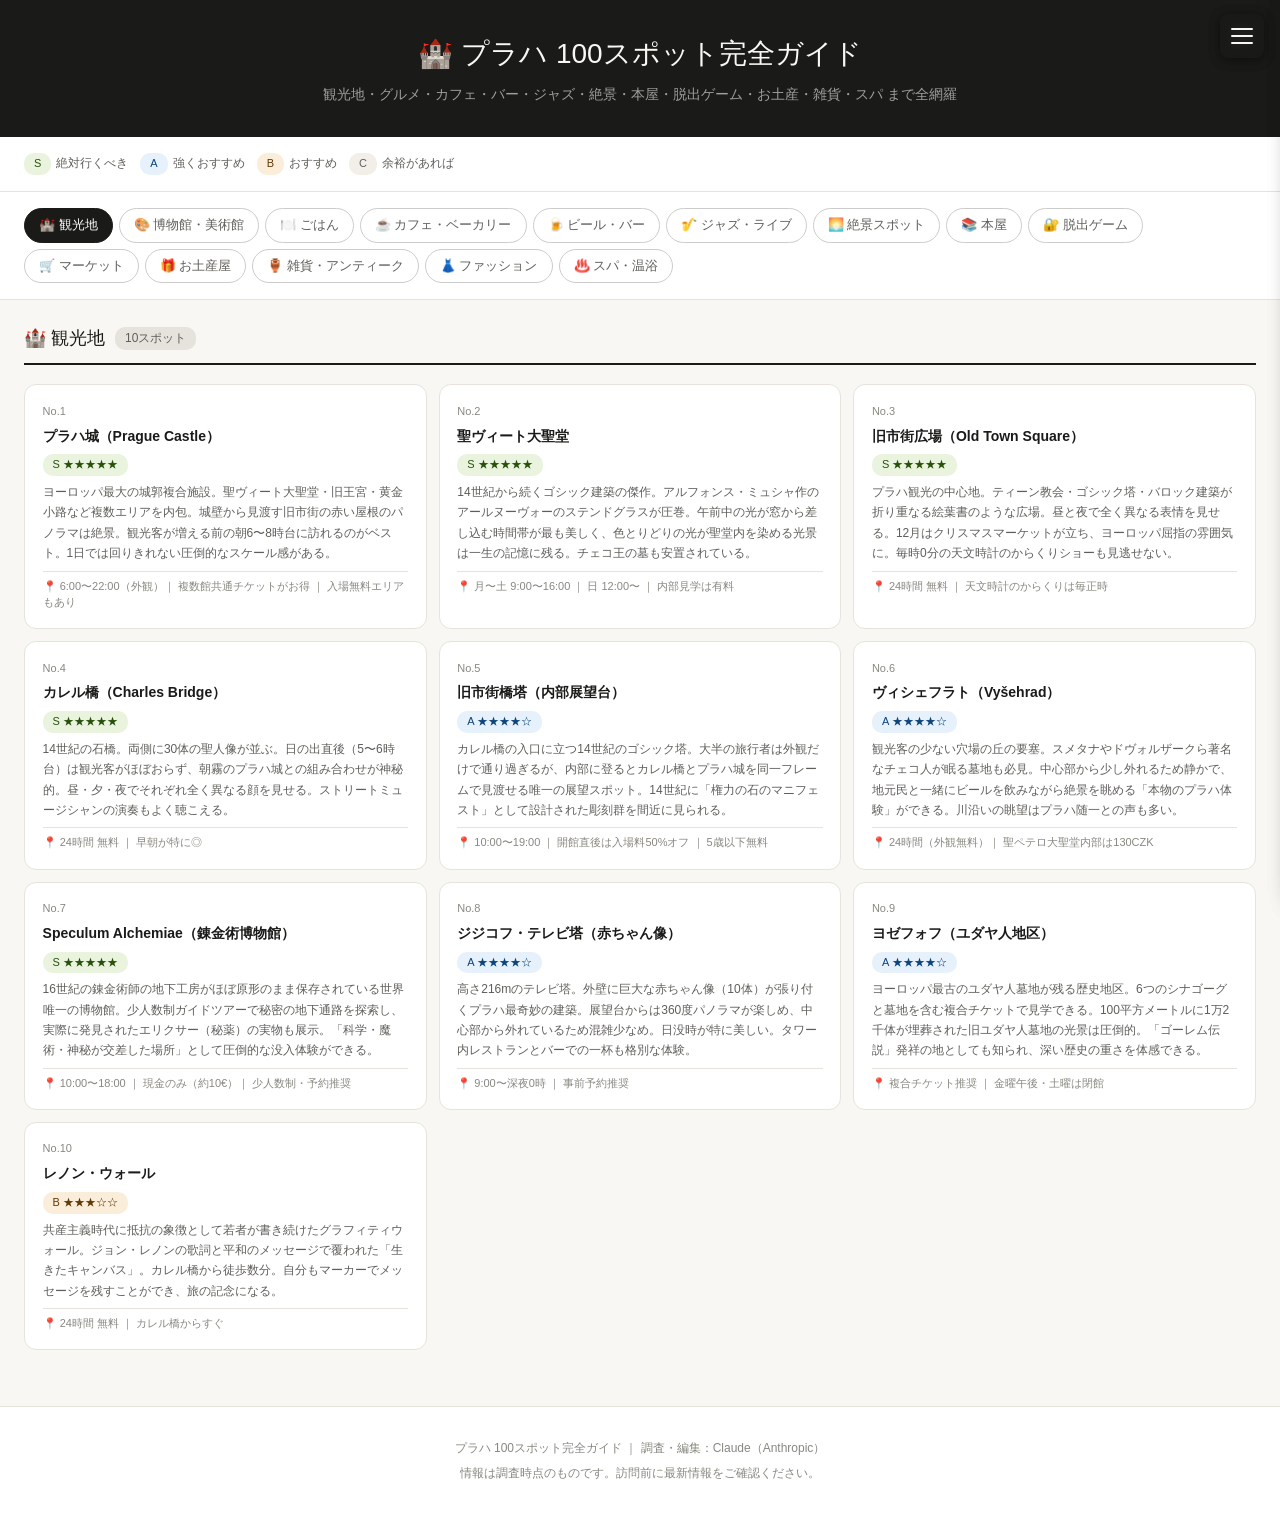
<file: prague_100_spots.html>
<!DOCTYPE html>
<html lang="ja">
<head>
<meta charset="UTF-8">
<meta name="viewport" content="width=device-width, initial-scale=1.0">
<title>プラハ 100スポット完全ガイド</title>
<link rel="stylesheet" href="style.css">
</head>
<body>
<script>fetch('nav-menu.html').then(r=>r.text()).then(h=>{var d=document.createElement('div');d.innerHTML=h;document.body.prepend(d);});</script>

<header>
  <h1>🏰 プラハ 100スポット完全ガイド</h1>
  <p>観光地・グルメ・カフェ・バー・ジャズ・絶景・本屋・脱出ゲーム・お土産・雑貨・スパ まで全網羅</p>
</header>

<div class="legend">
  <div class="leg"><span class="leg-dot rec-s">S</span> 絶対行くべき</div>
  <div class="leg"><span class="leg-dot rec-a">A</span> 強くおすすめ</div>
  <div class="leg"><span class="leg-dot rec-b">B</span> おすすめ</div>
  <div class="leg"><span class="leg-dot rec-c">C</span> 余裕があれば</div>
</div>

<div class="tabs">
  <div class="tab active" onclick="show('kanko',this)">🏰 観光地</div>
  <div class="tab" onclick="show('museum',this)">🎨 博物館・美術館</div>
  <div class="tab" onclick="show('gohan',this)">🍽️ ごはん</div>
  <div class="tab" onclick="show('cafe',this)">☕ カフェ・ベーカリー</div>
  <div class="tab" onclick="show('beer',this)">🍺 ビール・バー</div>
  <div class="tab" onclick="show('jazz',this)">🎷 ジャズ・ライブ</div>
  <div class="tab" onclick="show('view',this)">🌅 絶景スポット</div>
  <div class="tab" onclick="show('book',this)">📚 本屋</div>
  <div class="tab" onclick="show('escape',this)">🔐 脱出ゲーム</div>
  <div class="tab" onclick="show('market',this)">🛒 マーケット</div>
  <div class="tab" onclick="show('souvenir',this)">🎁 お土産屋</div>
  <div class="tab" onclick="show('zakka',this)">🏺 雑貨・アンティーク</div>
  <div class="tab" onclick="show('fashion',this)">👗 ファッション</div>
  <div class="tab" onclick="show('spa',this)">♨️ スパ・温浴</div>
</div>

<!-- ===== 観光地 ===== -->
<div class="cat-section active" id="kanko">
  <div class="cat-header"><span class="cat-label">🏰 観光地</span><span class="cat-count">10スポット</span></div>
  <div class="grid">
    <div class="card"><div class="card-top"><span class="spot-num">No.1</span></div><div class="spot-name">プラハ城（Prague Castle）</div><div class="rec-badge rec-s">S ★★★★★</div><div class="desc">ヨーロッパ最大の城郭複合施設。聖ヴィート大聖堂・旧王宮・黄金小路など複数エリアを内包。城壁から見渡す旧市街の赤い屋根のパノラマは絶景。観光客が増える前の朝6〜8時台に訪れるのがベスト。1日では回りきれない圧倒的なスケール感がある。</div><div class="tip">📍 6:00〜22:00（外観）｜ 複数館共通チケットがお得 ｜ 入場無料エリアもあり</div></div>
    <div class="card"><div class="card-top"><span class="spot-num">No.2</span></div><div class="spot-name">聖ヴィート大聖堂</div><div class="rec-badge rec-s">S ★★★★★</div><div class="desc">14世紀から続くゴシック建築の傑作。アルフォンス・ミュシャ作のアールヌーヴォーのステンドグラスが圧巻。午前中の光が窓から差し込む時間帯が最も美しく、色とりどりの光が聖堂内を染める光景は一生の記憶に残る。チェコ王の墓も安置されている。</div><div class="tip">📍 月〜土 9:00〜16:00 ｜ 日 12:00〜 ｜ 内部見学は有料</div></div>
    <div class="card"><div class="card-top"><span class="spot-num">No.3</span></div><div class="spot-name">旧市街広場（Old Town Square）</div><div class="rec-badge rec-s">S ★★★★★</div><div class="desc">プラハ観光の中心地。ティーン教会・ゴシック塔・バロック建築が折り重なる絵葉書のような広場。昼と夜で全く異なる表情を見せる。12月はクリスマスマーケットが立ち、ヨーロッパ屈指の雰囲気に。毎時0分の天文時計のからくりショーも見逃せない。</div><div class="tip">📍 24時間 無料 ｜ 天文時計のからくりは毎正時</div></div>
    <div class="card"><div class="card-top"><span class="spot-num">No.4</span></div><div class="spot-name">カレル橋（Charles Bridge）</div><div class="rec-badge rec-s">S ★★★★★</div><div class="desc">14世紀の石橋。両側に30体の聖人像が並ぶ。日の出直後（5〜6時台）は観光客がほぼおらず、朝霧のプラハ城との組み合わせが神秘的。昼・夕・夜でそれぞれ全く異なる顔を見せる。ストリートミュージシャンの演奏もよく聴こえる。</div><div class="tip">📍 24時間 無料 ｜ 早朝が特に◎</div></div>
    <div class="card"><div class="card-top"><span class="spot-num">No.5</span></div><div class="spot-name">旧市街橋塔（内部展望台）</div><div class="rec-badge rec-a">A ★★★★☆</div><div class="desc">カレル橋の入口に立つ14世紀のゴシック塔。大半の旅行者は外観だけで通り過ぎるが、内部に登るとカレル橋とプラハ城を同一フレームで見渡せる唯一の展望スポット。14世紀に「権力の石のマニフェスト」として設計された彫刻群を間近に見られる。</div><div class="tip">📍 10:00〜19:00 ｜ 開館直後は入場料50%オフ ｜ 5歳以下無料</div></div>
    <div class="card"><div class="card-top"><span class="spot-num">No.6</span></div><div class="spot-name">ヴィシェフラト（Vyšehrad）</div><div class="rec-badge rec-a">A ★★★★☆</div><div class="desc">観光客の少ない穴場の丘の要塞。スメタナやドヴォルザークら著名なチェコ人が眠る墓地も必見。中心部から少し外れるため静かで、地元民と一緒にビールを飲みながら絶景を眺める「本物のプラハ体験」ができる。川沿いの眺望はプラハ随一との声も多い。</div><div class="tip">📍 24時間（外観無料）｜ 聖ペテロ大聖堂内部は130CZK</div></div>
    <div class="card"><div class="card-top"><span class="spot-num">No.7</span></div><div class="spot-name">Speculum Alchemiae（錬金術博物館）</div><div class="rec-badge rec-s">S ★★★★★</div><div class="desc">16世紀の錬金術師の地下工房がほぼ原形のまま保存されている世界唯一の博物館。少人数制ガイドツアーで秘密の地下通路を探索し、実際に発見されたエリクサー（秘薬）の実物も展示。「科学・魔術・神秘が交差した場所」として圧倒的な没入体験ができる。</div><div class="tip">📍 10:00〜18:00 ｜ 現金のみ（約10€）｜ 少人数制・予約推奨</div></div>
    <div class="card"><div class="card-top"><span class="spot-num">No.8</span></div><div class="spot-name">ジジコフ・テレビ塔（赤ちゃん像）</div><div class="rec-badge rec-a">A ★★★★☆</div><div class="desc">高さ216mのテレビ塔。外壁に巨大な赤ちゃん像（10体）が張り付くプラハ最奇妙の建築。展望台からは360度パノラマが楽しめ、中心部から外れているため混雑少なめ。日没時が特に美しい。タワー内レストランとバーでの一杯も格別な体験。</div><div class="tip">📍 9:00〜深夜0時 ｜ 事前予約推奨</div></div>
    <div class="card"><div class="card-top"><span class="spot-num">No.9</span></div><div class="spot-name">ヨゼフォフ（ユダヤ人地区）</div><div class="rec-badge rec-a">A ★★★★☆</div><div class="desc">ヨーロッパ最古のユダヤ人墓地が残る歴史地区。6つのシナゴーグと墓地を含む複合チケットで見学できる。100平方メートルに1万2千体が埋葬された旧ユダヤ人墓地の光景は圧倒的。「ゴーレム伝説」発祥の地としても知られ、深い歴史の重さを体感できる。</div><div class="tip">📍 複合チケット推奨 ｜ 金曜午後・土曜は閉館</div></div>
    <div class="card"><div class="card-top"><span class="spot-num">No.10</span></div><div class="spot-name">レノン・ウォール</div><div class="rec-badge rec-b">B ★★★☆☆</div><div class="desc">共産主義時代に抵抗の象徴として若者が書き続けたグラフィティウォール。ジョン・レノンの歌詞と平和のメッセージで覆われた「生きたキャンバス」。カレル橋から徒歩数分。自分もマーカーでメッセージを残すことができ、旅の記念になる。</div><div class="tip">📍 24時間 無料 ｜ カレル橋からすぐ</div></div>
  </div>
</div>

<!-- ===== 博物館・美術館 ===== -->
<div class="cat-section" id="museum">
  <div class="cat-header"><span class="cat-label">🎨 博物館・美術館</span><span class="cat-count">8スポット</span></div>
  <div class="grid">
    <div class="card"><div class="card-top"><span class="spot-num">No.11</span></div><div class="spot-name">国立美術館 貿易見本市宮殿</div><div class="rec-badge rec-s">S ★★★★★</div><div class="desc">ピカソ・モネ・ゴーギャン・ゴッホ・マティス・ムンクらの作品を所蔵。観光客が少なく世界屈指のコレクションをゆっくり鑑賞できる穴場の美術館。チェコ現代美術も充実。半日はゆうに過ごせる規模。「プラハで最も過小評価されているスポット」と多くの美術ファンが語る。</div><div class="tip">📍 火〜日 10:00〜18:00（月休）｜ 学生割引あり</div></div>
    <div class="card"><div class="card-top"><span class="spot-num">No.12</span></div><div class="spot-name">装飾美術博物館</div><div class="rec-badge rec-s">S ★★★★★</div><div class="desc">観光客がほぼ来ない超穴場。ボヘミアンガラス・陶磁器・宝飾品・家具などの工芸品コレクションが驚くほど充実。ミュシャ作品も所蔵。静かな館内でじっくり鑑賞でき、ショップも素晴らしい。建物自体のネオルネサンス建築も見事。火曜は20時まで開館。</div><div class="tip">📍 火 10:00〜20:00 ｜ 水〜日 10:00〜18:00（月休）</div></div>
    <div class="card"><div class="card-top"><span class="spot-num">No.13</span></div><div class="spot-name">国立博物館（National Museum）</div><div class="rec-badge rec-a">A ★★★★☆</div><div class="desc">ヴァーツラフ広場の頂上に聳えるネオルネサンス建築の大博物館。ガラスドームと大理石の大階段が圧巻で、建物自体が芸術品。隕石・鉱物・動物標本など自然史コレクションが充実。チェコの歴史を体系的に学べる。外観だけでも写真映えする壮大なスポット。</div><div class="tip">📍 毎日 10:00〜18:00 ｜ 外観見学は無料</div></div>
    <div class="card"><div class="card-top"><span class="spot-num">No.14</span></div><div class="spot-name">ロブコヴィッツ宮殿</div><div class="rec-badge rec-a">A ★★★★☆</div><div class="desc">プラハ城内唯一の私有宮殿。ベートーヴェン・ハイドンらの直筆楽譜、ブリューゲルの名画などが展示。音声ガイドは現当主によるナレーションで個人的な語り口が印象的。城内観光と合わせて効率よく訪問できるのが強み。定期的にコンサートも開催。</div><div class="tip">📍 毎日 9:00〜18:00 ｜ 音声ガイド込み ｜ プラハ訪問パス使用可</div></div>
    <div class="card"><div class="card-top"><span class="spot-num">No.15</span></div><div class="spot-name">クンストハレ・プラハ</div><div class="rec-badge rec-a">A ★★★★☆</div><div class="desc">2022年開館の最新現代アートギャラリー。インタラクティブ展示が多く、航空機の翼の上を歩いたり、来場者の身長が壁に記録されていくインスタレーションなど体験型アートが充実。学生は年間パスが無料で取得できるほど若者向けに開かれた空間。</div><div class="tip">📍 月・木〜日 11:00〜19:00 ｜ 水曜は21:00まで（火休）</div></div>
    <div class="card"><div class="card-top"><span class="spot-num">No.16</span></div><div class="spot-name">IAM 錯視アートミュージアム</div><div class="rec-badge rec-b">B ★★★☆☆</div><div class="desc">だまし絵・錯視アートを体験できる参加型ミュージアム。写真映えする作品が多く、スタッフが撮影を手伝ってくれる。子供から大人まで楽しめる。旧市街中心部に位置しアクセス抜群。雨天の観光先・午後の時間つぶしとしても優秀なスポット。</div><div class="tip">📍 毎日 9:00〜20:00 ｜ 所要約1〜1.5時間</div></div>
    <div class="card"><div class="card-top"><span class="spot-num">No.17</span></div><div class="spot-name">モーツァルト・インタラクティブ博物館</div><div class="rec-badge rec-b">B ★★★☆☆</div><div class="desc">旧市街広場に面した建物内のモーツァルトの生涯を体験型で学べる博物館。チェンバロや楽器の演奏体験、VR指揮体験などインタラクティブコンテンツが豊富。プラハは「ドン・ジョバンニ」を初演した縁の深い都市。子連れ家族にも最適。</div><div class="tip">📍 毎日 9:00〜20:00</div></div>
    <div class="card"><div class="card-top"><span class="spot-num">No.18</span></div><div class="spot-name">ミュシャ博物館</div><div class="rec-badge rec-b">B ★★★☆☆</div><div class="desc">チェコが誇るアールヌーヴォーの巨匠アルフォンス・ミュシャの作品を集めた博物館。ポスター・油彩・装飾品を展示。規模はやや小さめだが展示の質が高く、AI解説サイトを活用すると深く楽しめる。ミュシャのリトグラフはプラハ土産としても人気。</div><div class="tip">📍 毎日 10:00〜18:00 ｜ 「スラブ叙事詩」は別会場</div></div>
  </div>
</div>

<!-- ===== ごはん ===== -->
<div class="cat-section" id="gohan">
  <div class="cat-header"><span class="cat-label">🍽️ ごはん</span><span class="cat-count">12スポット</span></div>
  <div class="grid">
    <div class="card"><div class="card-top"><span class="spot-num">No.19</span></div><div class="spot-name">Restaurace KAMIN</div><div class="rec-badge rec-s">S ★★★★★</div><div class="desc">ヴィノフラディ地区の家族経営レストラン（評価4.9）。ベスキディ地方チェコ料理を現代的にアレンジし、シェフ自ら料理の説明に来てくれる。看板料理「ポドフルデク」が絶品。「プラハで食べた中で最高の食事」という口コミが絶えない。ミシュランクラスとの評価も多数。</div><div class="tip">📍 月〜土 11:30〜22:30（日休）｜ 要予約</div></div>
    <div class="card"><div class="card-top"><span class="spot-num">No.20</span></div><div class="spot-name">Apelace21</div><div class="rec-badge rec-s">S ★★★★★</div><div class="desc">ヴィノフラディ地区の創作料理レストラン（評価4.9）。ランチ2コースが約€13という驚異的なコスパ。美しい盛り付けと素材の質の高さを兼ね備えたシェフの技。「ヨーロッパで最高コスパの食事体験」との声も。記念日の食事にも最高の演出をしてくれる。</div><div class="tip">📍 火〜土 11:30〜22:30（月・日休）｜ 要予約</div></div>
    <div class="card"><div class="card-top"><span class="spot-num">No.21</span></div><div class="spot-name">Vazi Restaurant（ジョージア料理）</div><div class="rec-badge rec-s">S ★★★★★</div><div class="desc">プラハで最も評価の高いジョージア料理店（評価4.9）。ヒンカリ（スープ餃子）・ハチャプリ（チーズパン）・ジョージアワインが絶品。ライブミュージックとダンスショーもあり、食事以上のエンターテインメント。初めてのジョージア料理で感動する人が続出。</div><div class="tip">📍 月 16:00〜、火〜日 12:00〜深夜0時 ｜ 予約推奨</div></div>
    <div class="card"><div class="card-top"><span class="spot-num">No.22</span></div><div class="spot-name">Restaurant Mlýnec</div><div class="rec-badge rec-a">A ★★★★☆</div><div class="desc">カレル橋のすぐ隣、ヴルタヴァ川を眺めながらフレンチ×チェコ料理が楽しめるファインダイニング（評価4.7）。オープンキッチンで料理工程が見える設計。ワインペアリングも充実。特別な夜の食事に最適。窓際の席からカレル橋を眺めながらの食事は格別。</div><div class="tip">📍 月〜日 11:30〜（土日はランチ〜）｜ 事前予約必須</div></div>
    <div class="card"><div class="card-top"><span class="spot-num">No.23</span></div><div class="spot-name">Husinec restaurace（チェコ料理）</div><div class="rec-badge rec-a">A ★★★★☆</div><div class="desc">プラハ随一の本格チェコ料理レストラン（評価4.6）。ガチョウ・アヒルの丸焼きが看板。半ダーク×半ブロンドの混合ビール「クルショヴィツェ・レザノイェ」が飲めるのはここのみ。暗い照明と木のインテリアが醸す雰囲気が本物のチェコのビアホールそのもの。</div><div class="tip">📍 毎日 11:00〜23:00 ｜ チェコ料理初挑戦に最適</div></div>
    <div class="card"><div class="card-top"><span class="spot-num">No.24</span></div><div class="spot-name">MATOKA（ジョージアカフェ）</div><div class="rec-badge rec-a">A ★★★★☆</div><div class="desc">ヴィノフラディ地区のジョージア料理カフェ（評価4.7）。ナポレオンケーキ・ハチャプリが必食。地元民に愛される本物のジョージア料理が手頃な価格で食べられる。朝8時から開いているため観光前の朝食にも最適。ハニーケーキとティラミスが特に絶品。</div><div class="tip">📍 毎日 8:00〜22:00 ｜ 混雑時あり・小さめの店</div></div>
    <div class="card"><div class="card-top"><span class="spot-num">No.25</span></div><div class="spot-name">Oak（イングリッシュブレックファスト）</div><div class="rec-badge rec-a">A ★★★★☆</div><div class="desc">黒プディングとカンバーランドソーセージが食べられるイングリッシュブレックファストの名店（評価4.8）。プラハで英国朝食を食べられる数少ない場所。コーヒーも高品質。店内には小さなセカンドハンドショップも併設されており、食後の掘り出し物探しも楽しめる。</div><div class="tip">📍 月〜金 8:00〜16:00 ｜ 土日 9:00〜15:00</div></div>
    <div class="card"><div class="card-top"><span class="spot-num">No.26</span></div><div class="spot-name">U Fleků（1499年創業ブルワリー）</div><div class="rec-badge rec-a">A ★★★★☆</div><div class="desc">プラハ最古のビールレストラン。自家製の黒ビールのみを提供するスタイル。長いテーブルで見知らぬ人と相席になり、アコーディオン音楽を聴きながらチェコ料理を楽しむ「本物のプラハのビアホール」体験。観光地感はあるが体験としての価値は本物。</div><div class="tip">📍 毎日 10:00〜23:00 ｜ 旧市街から徒歩圏内</div></div>
    <div class="card"><div class="card-top"><span class="spot-num">No.27</span></div><div class="spot-name">The Globe Bookstore and Café</div><div class="rec-badge rec-b">B ★★★☆☆</div><div class="desc">英語書店と一体になったブランチカフェ（評価4.5）。チョコチップパンケーキ・ヴィーガンバーガーなど多彩なメニューが好評。英語が完璧に通じるスタッフが親切で外国人旅行者に特に優しい。本を眺めながらのんびり過ごす午前のひとときが至福。</div><div class="tip">📍 月〜木 10:00〜23:00 ｜ 金土〜深夜0時 ｜ 日〜23:00</div></div>
    <div class="card"><div class="card-top"><span class="spot-num">No.28</span></div><div class="spot-name">ナープラヴカ・ファーマーズマーケット</div><div class="rec-badge rec-a">A ★★★★☆</div><div class="desc">ヴルタヴァ川沿いの護岸で土曜開催のファーマーズマーケット。地元農家の野菜・チーズ・パン・コーヒーなどが並ぶ。川のそばでのんびり食べ歩きができる地元民の憩いの場。春〜秋の土曜日は特に盛況で、プラハの日常を感じられる体験ができる。</div><div class="tip">📍 土曜 8:00〜14:00頃 ｜ 天気の良い日に特に◎</div></div>
    <div class="card"><div class="card-top"><span class="spot-num">No.29</span></div><div class="spot-name">SUN.DAY Terrace（ジョージア料理）</div><div class="rec-badge rec-a">A ★★★★☆</div><div class="desc">ヴィノフラディ地区の人気ジョージア料理店（評価4.7）。植物があふれる緑豊かな内装が印象的。「アジャプサンダル（野菜のシチュー）」とジョージアのパン・ラヴァッシュが特に美味。ベジタリアン・ヴィーガンメニューも充実。日本人の口にも合いやすい料理が揃う。</div><div class="tip">📍 火〜日 11:00〜（月休）｜ テラス席あり</div></div>
    <div class="card"><div class="card-top"><span class="spot-num">No.30</span></div><div class="spot-name">スヴィチュコヴァー（チェコ国民食）</div><div class="rec-badge rec-a">A ★★★★☆</div><div class="desc">チェコの国民食「スヴィチュコヴァー・ナ・スメタネ（牛ロースのクリームソース煮、クネードリーキ添え）」は絶対に一度は食べるべき一皿。甘酸っぱいクリームソースと柔らかい肉の組み合わせは日本人の口にも合う。Husinecなど評判の良いチェコ料理店で注文を。</div><div class="tip">📍 価格目安 300〜450CZK ｜ どのチェコ料理店にも必ずある</div></div>
  </div>
</div>

<!-- ===== カフェ・ベーカリー ===== -->
<div class="cat-section" id="cafe">
  <div class="cat-header"><span class="cat-label">☕ カフェ・ベーカリー</span><span class="cat-count">12スポット</span></div>
  <div class="grid">
    <div class="card"><div class="card-top"><span class="spot-num">No.31</span></div><div class="spot-name">The Miners Coffee（Máj店）</div><div class="rec-badge rec-s">S ★★★★★</div><div class="desc">プラハのスペシャルティコーヒー界で最も評価の高いカフェ（評価4.9）。ドバイ風ホットチョコレートなど季節限定ドリンクが話題。カラフルで開放感のある空間で、丁寧なサービスが印象的。リピーターが絶えない。プラハで最高のコーヒー体験と多くの旅行者が語る。</div><div class="tip">📍 月〜金 7:00〜21:00 ｜ 土日 9:00〜21:00</div></div>
    <div class="card"><div class="card-top"><span class="spot-num">No.32</span></div><div class="spot-name">artic Bakehouse</div><div class="rec-badge rec-s">S ★★★★★</div><div class="desc">マラー・ストラナの超人気ベーカリー（評価4.7）。シナモンロール・カスタードダニッシュ・スコーンの品質が圧倒的。「マドリードとバルセロナのどのパティスリーより美味しかった」という口コミも。テイクアウト専門なので近くの公園で食べるスタイルがおすすめ。</div><div class="tip">📍 毎日 7:00〜19:30 ｜ 午後は人気商品が売り切れ注意</div></div>
    <div class="card"><div class="card-top"><span class="spot-num">No.33</span></div><div class="spot-name">Aux Merveilleux de Fred</div><div class="rec-badge rec-s">S ★★★★★</div><div class="desc">フランス発パティスリー（評価4.8）。「メルヴェイユー（クリームたっぷりのメレンゲ菓子）」と「クラミック（レーズンブリオッシュ）」が名物。入店した瞬間の甘い香りが記憶に残る。「雲を食べているよう」と表現する口コミが多数。コーヒーとの相性も抜群。</div><div class="tip">📍 月〜金 8:00〜19:00 ｜ 土日 9:00〜19:00</div></div>
    <div class="card"><div class="card-top"><span class="spot-num">No.34</span></div><div class="spot-name">Coco Café</div><div class="rec-badge rec-a">A ★★★★☆</div><div class="desc">踊る家そばの路地裏に佇むワビサビ系カフェ（評価4.8）。ドラゴンフルーツジュース・マッチャバナナクリームなどユニークドリンクが話題。こじんまりした空間で、混み合うスターバックスとは対極の静かな体験ができる。「偶然見つけた最高の場所」との口コミが絶えない。</div><div class="tip">📍 毎日 9:00〜18:00</div></div>
    <div class="card"><div class="card-top"><span class="spot-num">No.35</span></div><div class="spot-name">Dabov Specialty Coffee</div><div class="rec-badge rec-a">A ★★★★☆</div><div class="desc">プラハ屈指のコーヒーオタク向けスペシャルティコーヒー店（評価4.8）。世界各地のシングルオリジンを自家焙煎し、V60ハンドドリップで提供。「本物のコーヒー好きの聖地」と評される。豆の購入もでき、コーヒー好きへのプラハ土産として最高の一品になる。</div><div class="tip">📍 月〜金 8:30〜18:00 ｜ 土日 10:00〜16:00</div></div>
    <div class="card"><div class="card-top"><span class="spot-num">No.36</span></div><div class="spot-name">Coffee and Riot</div><div class="rec-badge rec-a">A ★★★★☆</div><div class="desc">スペシャルティコーヒーと食事が楽しめるコージーなカフェ（評価4.7）。「ケフィアパンケーキ」と「バナナブレッド」が人気。金土は22時まで営業するため、夕食後のデザートとコーヒーにも利用できる。スタッフが自発的に観光アドバイスをしてくれる温かい空間。</div><div class="tip">📍 月〜木 8:00〜19:00 ｜ 金土 8:00〜22:00 ｜ 日 8:00〜19:00</div></div>
    <div class="card"><div class="card-top"><span class="spot-num">No.37</span></div><div class="spot-name">Version Coffee</div><div class="rec-badge rec-a">A ★★★★☆</div><div class="desc">ヴィノフラディ地区の若者に人気のカフェ（評価4.7）。ヴィーガンパストリーが充実しアーモンドクロワッサンが絶品。「プラハで最高のカフェ」に何度も選ばれるほど高評価。ノートパソコンを開いて作業する人から友人とおしゃべりする人まで誰でも居心地良く過ごせる。</div><div class="tip">📍 月〜金 8:00〜19:00 ｜ 土日 9:00〜19:00</div></div>
    <div class="card"><div class="card-top"><span class="spot-num">No.38</span></div><div class="spot-name">Elias Coffee Shop</div><div class="rec-badge rec-a">A ★★★★☆</div><div class="desc">ヴィーガン対応が充実しストロベリーフォームマッチャや季節のラテが美味しいカフェ（評価4.7）。「プラハで最高のラテを飲んだ」という口コミが多数。内装がおしゃれで写真映えする。朝8時からの営業で観光前の朝食にも最適。パンケーキが特においしい。</div><div class="tip">📍 月〜金 8:00〜17:00 ｜ 土日 8:30〜15:00</div></div>
    <div class="card"><div class="card-top"><span class="spot-num">No.39</span></div><div class="spot-name">MY coffee（旧市街）</div><div class="rec-badge rec-a">A ★★★★☆</div><div class="desc">旧市街の路地にある隠れた名カフェ（評価4.8）。「ソルテッド・キャラメル・セージ」コーヒーがユニークで話題。旧市街エリアでゆっくり座れるカフェが少ない中、席数が多く快適。レモンチーズケーキも絶品。バリスタが豆の説明を丁寧にしてくれる。</div><div class="tip">📍 月〜金 11:30〜21:00 ｜ 土日 9:30〜21:00</div></div>
    <div class="card"><div class="card-top"><span class="spot-num">No.40</span></div><div class="spot-name">Bakeshop Little Bakery</div><div class="rec-badge rec-a">A ★★★★☆</div><div class="desc">カレル橋近く、シェイクスピア書店の隣にある小さな宝石のようなベーカリー（評価4.6）。手作りチャイティーとアーモンドクロワッサンの組み合わせが最高。チョコレートクロワッサンは具がたっぷりで感動レベル。カフカ博物館訪問とセットで朝に立ち寄るのが定番コース。</div><div class="tip">📍 毎日 9:00〜17:00 ｜ 午後は売り切れに注意</div></div>
    <div class="card"><div class="card-top"><span class="spot-num">No.41</span></div><div class="spot-name">Kin & K Bakery</div><div class="rec-badge rec-a">A ★★★★☆</div><div class="desc">ヴィノフラディ地区の天然酵母パンとクロワッサンの名店（評価4.8）。ピスタチオクロワッサンとミソサワードウが看板商品。毎月変わる限定クリエイティブパストリーが楽しみで通い続けたくなる。「プラハで最高のパン屋トップ2」に選ばれた実力店。</div><div class="tip">📍 月〜金 8:00〜18:00 ｜ 土日 9:00〜17:00</div></div>
    <div class="card"><div class="card-top"><span class="spot-num">No.42</span></div><div class="spot-name">may cafe</div><div class="rec-badge rec-b">B ★★★☆☆</div><div class="desc">ヴィノフラディ地区のアジア系フレーバーが充実するトレンディカフェ（評価4.7）。ウベコーヒー・ホウジチャ関連メニューなどが人気。フィグ・ゴートチーズ・プロシュートトーストなど映えるブランチメニューが多い。週末の行列も辞さない地元の人気店。</div><div class="tip">📍 毎日 9:00〜19:00 ｜ 週末は並ぶ可能性あり</div></div>
  </div>
</div>

<!-- ===== ビール・バー ===== -->
<div class="cat-section" id="beer">
  <div class="cat-header"><span class="cat-label">🍺 ビール・バー</span><span class="cat-count">7スポット</span></div>
  <div class="grid">
    <div class="card"><div class="card-top"><span class="spot-num">No.43</span></div><div class="spot-name">BEER AND FRIENDS</div><div class="rec-badge rec-s">S ★★★★★</div><div class="desc">評価4.9の本物の地元ビールバー。5テーブルだけの小さな空間で、オーナーが自ら最高のクラフトビールを勧めてくれる。「観光地感がまったくなく、それが最高」との評価が多数。グアバビール・マンゴーサワーなどユニークフレーバーが揃う。ローカルなプラハ体験ができる。</div><div class="tip">📍 月〜木 17:00〜23:00 ｜ 金土〜深夜0時 ｜ 日 17:00〜23:00</div></div>
    <div class="card"><div class="card-top"><span class="spot-num">No.44</span></div><div class="spot-name">Beer Point（セルフポア形式）</div><div class="rec-badge rec-s">S ★★★★★</div><div class="desc">プラハで唯一のセルフポアクラフトビールバー（評価4.7）。300CZKのカードで14種のタップビールを自分でサーブして試せる独自システム。様々な種類を気軽に比較できる体験はここにしかない。ピルスナー以外のチェコクラフトビールを探求したい人に最適。</div><div class="tip">📍 毎日 11:00〜23:00 ｜ 追加チャージも可能</div></div>
    <div class="card"><div class="card-top"><span class="spot-num">No.45</span></div><div class="spot-name">The Beer Spot Prague</div><div class="rec-badge rec-a">A ★★★★☆</div><div class="desc">マラー・ストラナの評価4.8のクラフトビールバー兼レストラン。ビールサンプラーで5種類を飲み比べられる名物メニューが人気。チェリービール・ディアーソーセージなど食事も充実。ペトジーン丘の散策後に立ち寄る観光コースに最適な場所。</div><div class="tip">📍 毎日 11:30〜23:00（金土は深夜0時まで）</div></div>
    <div class="card"><div class="card-top"><span class="spot-num">No.46</span></div><div class="spot-name">U Kunštátů（旧市街クラフトビール）</div><div class="rec-badge rec-a">A ★★★★☆</div><div class="desc">旧市街のクラフトビールバー（評価4.7）。好みを伝えると6種のテイスティングボードをスタッフが選んでくれるシステムが人気。中世の石の地下空間でビールを飲める「プラハらしさ」が格別。ファーマーズソーセージとの相性も抜群で、何度でも来たくなる一軒。</div><div class="tip">📍 毎日 14:00〜23:00</div></div>
    <div class="card"><div class="card-top"><span class="spot-num">No.47</span></div><div class="spot-name">Craft House Prague</div><div class="rec-badge rec-a">A ★★★★☆</div><div class="desc">中心部近くのクラフトビールパブ（評価4.5）。「5日間のプラハ滞在中4夜通った」という口コミが多数。スタッフの知識が豊富でビールの説明が丁寧。音楽音量が適切で会話がしやすい環境も高評価。テイスティングボードで様々なスタイルを比較できる。</div><div class="tip">📍 毎日 17:00〜深夜0時</div></div>
    <div class="card"><div class="card-top"><span class="spot-num">No.48</span></div><div class="spot-name">SMÄD（ジジコフの穴場バー）</div><div class="rec-badge rec-a">A ★★★★☆</div><div class="desc">評価4.9のジジコフ地区の超穴場クラフトビールバー。「誰かのアパートにいるような」温かい空間と絶賛される居心地の良さ。Žichovecビールを中心に質の高いクラフトビールを格安で提供。英語対応スタッフ、カード払いOK。ジジコフ観光のフィナーレに最適。</div><div class="tip">📍 毎日 17:00〜深夜0時</div></div>
    <div class="card"><div class="card-top"><span class="spot-num">No.49</span></div><div class="spot-name">レトナー公園ビアガーデン</div><div class="rec-badge rec-a">A ★★★★☆</div><div class="desc">プラハの絶景を眺めながらビールを飲める最高の屋外スポット。地元民の憩いの場でもあり、夕暮れ時は特に雰囲気が良い。チェコビールを市内最安クラスの価格で楽しめる。ゆっくり1〜2時間過ごすだけで「本物のプラハ」を感じられる唯一無二の体験が待っている。</div><div class="tip">📍 天気の良い日のみ営業 ｜ キャッシュのみの場合あり</div></div>
  </div>
</div>

<!-- ===== ジャズ・ライブ ===== -->
<div class="cat-section" id="jazz">
  <div class="cat-header"><span class="cat-label">🎷 ジャズ・ライブ</span><span class="cat-count">6スポット</span></div>
  <div class="grid">
    <div class="card"><div class="card-top"><span class="spot-num">No.50</span></div><div class="spot-name">Jazz Dock</div><div class="rec-badge rec-s">S ★★★★★</div><div class="desc">ヴルタヴァ川沿いに浮かぶジャズクラブ（評価4.7）。川の上で生演奏を聴きながら飲む体験は他にはない唯一無二の雰囲気。「プラハで過ごした最高の夜」と多くの旅行者が語る。木〜土は深夜3時まで営業。カクテルも美味しく、特別な夜のプログラムに最適。</div><div class="tip">📍 月〜水 17:00〜2:00 ｜ 木〜土 15:00〜3:00 ｜ 予約推奨</div></div>
    <div class="card"><div class="card-top"><span class="spot-num">No.51</span></div><div class="spot-name">AghaRTA Jazz Club</div><div class="rec-badge rec-s">S ★★★★★</div><div class="desc">旧市街の地下に位置するプラハを代表するジャズクラブ（評価4.6）。8年ぶりに訪れても「まだ最高」と評されるほど一貫した質の高さが魅力。クラブオーナー自身が演奏することもある。全テーブル予約席で満員になることが多いため事前予約が必須。</div><div class="tip">📍 毎日 19:00〜深夜0時 ｜ 事前予約必須 ｜ 入場料あり</div></div>
    <div class="card"><div class="card-top"><span class="spot-num">No.52</span></div><div class="spot-name">Reduta Jazz Club（1958年創業）</div><div class="rec-badge rec-a">A ★★★★☆</div><div class="desc">1958年創業のプラハ最古のジャズクラブ（評価4.3）。ビル・クリントンがここで演奏した写真が飾られる伝説の場所。赤いベルベットのシート・暖かい照明・ポスターが醸す本格ジャズバーの空気感が格別。2時間のコンサート形式で楽しめる。</div><div class="tip">📍 毎日 17:30〜22:30（金土は深夜まで）｜ 事前チケット推奨</div></div>
    <div class="card"><div class="card-top"><span class="spot-num">No.53</span></div><div class="spot-name">Jazz Republic Live Music Club</div><div class="rec-badge rec-a">A ★★★★☆</div><div class="desc">旧市街の毎晩ライブがあるジャズクラブ（評価4.5）。入場料なしでドリンク1杯で楽しめるスタイルが旅行者に嬉しい。「見知らぬ人と相席になるのが普通で、それが楽しい」との口コミが象徴的。予約必須で当日は断られることも多い人気店。</div><div class="tip">📍 毎日 20:00〜深夜0時 ｜ 要事前予約 ｜ 入場料なし・ドリンク注文必須</div></div>
    <div class="card"><div class="card-top"><span class="spot-num">No.54</span></div><div class="spot-name">Jazz Boat（ヴルタヴァ川クルーズ）</div><div class="rec-badge rec-a">A ★★★★☆</div><div class="desc">ヴルタヴァ川を航行しながら生演奏のジャズを楽しむディナークルーズ（評価4.5）。「ブダペストのディナークルーズより断然良かった」との口コミも。10テーブル限定の親密な空間で演奏を楽しめる。上甲板からの夜景も美しく、特別な夜の思い出作りに最適。</div><div class="tip">📍 毎日 20:30〜23:00（木土は16:30〜便もあり）｜ 事前予約必須</div></div>
    <div class="card"><div class="card-top"><span class="spot-num">No.55</span></div><div class="spot-name">U Malého Glena（マラー・ストラナ）</div><div class="rec-badge rec-b">B ★★★☆☆</div><div class="desc">マラー・ストラナの穴場ジャズクラブ（評価4.4）。「生涯最高のジャズナイト」「ジャムセッションで20人以上の演奏者が入れ替わり演奏した」という圧倒的な口コミが。レストランとしても機能しており、ビーフグラーシュとバーガーが絶品と評判。</div><div class="tip">📍 月〜木 15:00〜1:00 ｜ 金土 12:00〜2:00 ｜ 日 12:00〜1:00</div></div>
  </div>
</div>

<!-- ===== 絶景スポット ===== -->
<div class="cat-section" id="view">
  <div class="cat-header"><span class="cat-label">🌅 絶景スポット</span><span class="cat-count">6スポット</span></div>
  <div class="grid">
    <div class="card"><div class="card-top"><span class="spot-num">No.56</span></div><div class="spot-name">ストラホフ修道院・展望ヴィンヤード</div><div class="rec-badge rec-s">S ★★★★★</div><div class="desc">評価4.9の隠れた絶景スポット。ストラホフ修道院の裏手にある小さなブドウ畑から眺めるプラハのパノラマは「人生で見た中で最も息をのむ景色」と称される。カレル橋・旧市街・プラハ城を一望できる360度の眺望。観光客が少なく静かに楽しめる穴場中の穴場。</div><div class="tip">📍 24時間 無料 ｜ トラム22番でアクセス可</div></div>
    <div class="card"><div class="card-top"><span class="spot-num">No.57</span></div><div class="spot-name">レトナー公園 展望台</div><div class="rec-badge rec-s">S ★★★★★</div><div class="desc">評価4.8の丘の上の展望スポット。ヴルタヴァ川とプラハ旧市街の赤い屋根の全景を一望できる。巨大なメトロノームが立つ広場が目印。夕暮れ時のゴールデンアワーに訪れると特に美しく、地元民と一緒にビールを飲みながら日没を楽しむのがプラハ流の過ごし方。</div><div class="tip">📍 24時間 無料 ｜ トラムでアクセス可 ｜ ゴールデンアワーが◎</div></div>
    <div class="card"><div class="card-top"><span class="spot-num">No.58</span></div><div class="spot-name">シュトレレツキー島（川中の小島）</div><div class="rec-badge rec-a">A ★★★★☆</div><div class="desc">評価4.9の穴場の川中の小島。橋から階段で降りるだけでアクセスでき、カレル橋・プラハ城・旧市街橋塔・国民劇場を同時に見渡せる唯一のスポット。カモやコウカワウソ（ヌートリア）など動物も生息。不定期にフードマーケットやライブイベントも開催される。</div><div class="tip">📍 24時間 無料 ｜ 橋から階段またはエレベーターでアクセス</div></div>
    <div class="card"><div class="card-top"><span class="spot-num">No.59</span></div><div class="spot-name">ヴルタヴァ川沿い展望（旧市街側）</div><div class="rec-badge rec-a">A ★★★★☆</div><div class="desc">評価4.8のスメタナ博物館横の展望スポット。カレル橋とプラハ城が一枚の写真に収まる絶好のアングル。早朝は鳥だけが「写真爆弾」するほど静かで、幻想的な朝霧のプラハを独り占めできる。観光ガイドブックには載っていない地元民も使う穴場スポット。</div><div class="tip">📍 24時間 無料 ｜ カレル橋の旧市街側・川岸沿い</div></div>
    <div class="card"><div class="card-top"><span class="spot-num">No.60</span></div><div class="spot-name">ペトジーン展望台（Petřín Tower）</div><div class="rec-badge rec-a">A ★★★★☆</div><div class="desc">「プラハのエッフェル塔」とも呼ばれる高さ63mの展望タワー。マラー・ストラナの丘の上にあり、プラハ城・旧市街・ヴルタヴァ川の全景が楽しめる。ケーブルカー（ランノヴカ）で上れば体力的にも楽。プラハ城とセットで1日で回れる観光コースとして定番。</div><div class="tip">📍 毎日（季節により時間変動）｜ ケーブルカーは市内交通ICカードで乗車可</div></div>
    <div class="card"><div class="card-top"><span class="spot-num">No.61</span></div><div class="spot-name">ヴィシェフラト（高台の要塞からの眺望）</div><div class="rec-badge rec-a">A ★★★★☆</div><div class="desc">中心部から南に位置する丘の要塞からの眺望は特にヴルタヴァ川を見下ろす景色が秀逸。川の蛇行と橋を一望できるアングルは他にはない。公園内でのんびりできるベンチも多く、観光疲れのリセットにも最適。地元民の散歩コースとしても人気の穴場スポット。</div><div class="tip">📍 24時間 無料 ｜ メトロC線「Vyšehrad」駅から徒歩10分</div></div>
  </div>
</div>

<!-- ===== 本屋 ===== -->
<div class="cat-section" id="book">
  <div class="cat-header"><span class="cat-label">📚 本屋</span><span class="cat-count">5スポット</span></div>
  <div class="grid">
    <div class="card"><div class="card-top"><span class="spot-num">No.62</span></div><div class="spot-name">Shakespeare & Sons</div><div class="rec-badge rec-s">S ★★★★★</div><div class="desc">評価4.7のマラー・ストラナの英語古書店。入った瞬間に本の香りが漂い、地下には川の見える読書スペースまである。スタッフが本の話で長く語り合ってくれる。「パリの書店に似た雰囲気」「何時間でも過ごせる」との口コミが多い。Bakeshop Little Bakeryと同じ通り沿い。</div><div class="tip">📍 毎日 11:00〜19:00</div></div>
    <div class="card"><div class="card-top"><span class="spot-num">No.63</span></div><div class="spot-name">Palác knih Luxor（ヴァーツラフ広場）</div><div class="rec-badge rec-a">A ★★★★☆</div><div class="desc">評価4.6のプラハ最大規模の書店（4〜5フロア）。英語書籍のフロアが充実しており、ハリーポッター・指輪物語の特別版コレクションは必見レベル。文具・グッズ・オリジナル商品も揃う。内部にカフェもあり、本を選びながら一息つける。</div><div class="tip">📍 月〜金 8:00〜20:00 ｜ 土日 9:00〜20:00</div></div>
    <div class="card"><div class="card-top"><span class="spot-num">No.64</span></div><div class="spot-name">Book Therapy（ヴィノフラディ）</div><div class="rec-badge rec-a">A ★★★★☆</div><div class="desc">評価4.8の厳選キュレーション書店。アート・写真・ファッション・旅行・料理など上質な英語書籍が丁寧に選ばれており、スタッフが本についての話を語ってくれコーヒーまで振る舞ってくれる。「本の治療」という名前通り、訪れるだけで心が豊かになる体験ができる。</div><div class="tip">📍 月〜金 10:00〜19:00 ｜ 土 11:00〜17:00（日休）</div></div>
    <div class="card"><div class="card-top"><span class="spot-num">No.65</span></div><div class="spot-name">Budget Books（新市街）</div><div class="rec-badge rec-b">B ★★★☆☆</div><div class="desc">プラハ最大の英語書籍専門店の一つ（評価4.7）。「プラハで最も広い英語書籍のセレクション」と評されるほど充実した在庫。旅行中に読む小説・ガイドブック・チェコ関連書籍を探すなら最初に来るべき場所。英語書籍専門なので外国人旅行者に特に便利。</div><div class="tip">📍 月〜金 10:00〜19:00 ｜ 土 10:00〜18:00 ｜ 日 11:00〜18:00</div></div>
    <div class="card"><div class="card-top"><span class="spot-num">No.66</span></div><div class="spot-name">Academia Bookshop（ヴァーツラフ広場）</div><div class="rec-badge rec-b">B ★★★☆☆</div><div class="desc">評価4.7のヴァーツラフ広場に面した書店。2階に上がると書棚に囲まれた小さなカフェが登場する「本の世界に迷い込んだような」空間が特徴的。窓からは広場の賑わいを見下ろしながらコーヒーが飲める。英語書籍のコーナーもあり、文具や雑貨も揃う。</div><div class="tip">📍 月〜金 8:30〜20:00 ｜ 土 9:30〜19:00 ｜ 日 9:30〜18:00</div></div>
  </div>
</div>

<!-- ===== 脱出ゲーム ===== -->
<div class="cat-section" id="escape">
  <div class="cat-header"><span class="cat-label">🔐 脱出ゲーム・体験</span><span class="cat-count">5スポット</span></div>
  <div class="grid">
    <div class="card"><div class="card-top"><span class="spot-num">No.67</span></div><div class="spot-name">THE CHAMBER（旧市街・評価5.0）</div><div class="rec-badge rec-s">S ★★★★★</div><div class="desc">Googleレビュー5.0（満点）のプラハ最高評価エスケープルーム。「生涯でやった中で最高の脱出ゲーム体験」という口コミが多数。特に「Poltergeist II」というホラー系ルームの完成度が圧倒的。広くて本格的な空間設計とゲームマスターの演技も含め、総合エンターテインメントとして一級品。</div><div class="tip">📍 毎日 9:00〜21:45 ｜ 事前予約必須 ｜ ホラー系は要注意</div></div>
    <div class="card"><div class="card-top"><span class="spot-num">No.68</span></div><div class="spot-name">Questerland（ヴィノフラディ）</div><div class="rec-badge rec-s">S ★★★★★</div><div class="desc">評価4.7の本格エスケープルーム＋バー＋レストラン。「アステカの部屋」をはじめとする高クオリティの部屋が揃い、クリア後には隠しカクテルが解放されるユニークな仕掛けも。英語対応完璧。価格もフェアと評判。グループ旅行のハイライトにおすすめ。</div><div class="tip">📍 毎日 10:00〜22:00 ｜ 事前予約推奨 ｜ 英語完全対応</div></div>
    <div class="card"><div class="card-top"><span class="spot-num">No.69</span></div><div class="spot-name">Breakout Prague（ジジコフ）</div><div class="rec-badge rec-a">A ★★★★☆</div><div class="desc">評価4.9のジジコフ地区のエスケープルーム。共産主義時代をテーマにした「Communist Era」ルームが特に人気。「愛と注意を込めて作られた」と評される細部へのこだわりが他と一線を画す。屋外版エスケープルームも提供しており、日没前後を狙うと絶景の中で楽しめる。</div><div class="tip">📍 毎日 10:00〜22:00 ｜ 屋外版は日没前後がおすすめ</div></div>
    <div class="card"><div class="card-top"><span class="spot-num">No.70</span></div><div class="spot-name">Enigma City Adventure（屋外謎解き・評価5.0）</div><div class="rec-badge rec-a">A ★★★★☆</div><div class="desc">評価5.0（満点）のプラハを舞台にした屋外謎解きゲーム。スマートフォンアプリを使ってプラハの名所を巡りながら謎を解く新感覚の観光体験。音声ガイドナレーションでプラハの歴史も学べる。「知らなかった場所を発見できた」という口コミが多い。子連れにも最適。</div><div class="tip">📍 毎日 8:00〜21:00 ｜ アプリダウンロード後に自分のペースで実施</div></div>
    <div class="card"><div class="card-top"><span class="spot-num">No.71</span></div><div class="spot-name">EscapeTheRoom.cz（ヴィノフラディ）</div><div class="rec-badge rec-a">A ★★★★☆</div><div class="desc">評価4.9の本格派エスケープルーム。「普通の脱出ゲームとは一線を画す特別な体験」との口コミが多い。「Escape Bar」ルームは4人グループに特に人気で、謎解きとバーの融合というユニークなコンセプトが好評。驚きのエンディングが用意されているルームも。</div><div class="tip">📍 毎日 9:00〜21:00 ｜ 2〜6名推奨 ｜ 英語対応可</div></div>
  </div>
</div>

<!-- ===== マーケット ===== -->
<div class="cat-section" id="market">
  <div class="cat-header"><span class="cat-label">🛒 マーケット</span><span class="cat-count">4スポット</span></div>
  <div class="grid">
    <div class="card"><div class="card-top"><span class="spot-num">No.72</span></div><div class="spot-name">ナープラヴカ・ファーマーズマーケット</div><div class="rec-badge rec-s">S ★★★★★</div><div class="desc">ヴルタヴァ川沿いで土曜開催の人気ファーマーズマーケット（評価4.5）。地元農家の野菜・チーズ・ハム・ハニー・花・コーヒーなどが並ぶ。川沿いのテラス席でのんびり食べ歩きができる。「プラハの最高の場所」「毎週来たい」という口コミが示すほどの地元民の憩いの場。</div><div class="tip">📍 土曜 8:00〜14:00 ｜ 要現金 ｜ ヴィシェフラトと合わせて訪問を</div></div>
    <div class="card"><div class="card-top"><span class="spot-num">No.73</span></div><div class="spot-name">ジジコフ（Jiřák）ファーマーズマーケット</div><div class="rec-badge rec-a">A ★★★★☆</div><div class="desc">ヴィノフラディ地区の広場で水〜土開催のマーケット（評価4.4）。チーズバーガー・新鮮野菜・地元ワイン・パストリーが揃う。広場のベンチで地元民と並んで朝食を食べるのが最高のプラハ体験の一つ。周辺にはお気に入りのカフェを発見しやすいエリアでもある。</div><div class="tip">📍 水〜金 8:00〜18:00 ｜ 土 8:00〜14:00 ｜ 要現金推奨</div></div>
    <div class="card"><div class="card-top"><span class="spot-num">No.74</span></div><div class="spot-name">ハーヴェルスカー市場（旧市街）</div><div class="rec-badge rec-b">B ★★★☆☆</div><div class="desc">旧市街中心部にある13世紀から続くオープンマーケット（評価4.2）。生鮮食品・果物からマグネット・民芸品まで幅広く揃い、観光地価格より手頃。マグネットはここが安いと評判。旅行者と地元民が共存する生きた市場の空気感が魅力。</div><div class="tip">📍 月〜土 7:00〜19:00 ｜ 日 8:00〜18:30</div></div>
    <div class="card"><div class="card-top"><span class="spot-num">No.75</span></div><div class="spot-name">Hala 22 フードマーケット（ホレショヴィツェ）</div><div class="rec-badge rec-b">B ★★★☆☆</div><div class="desc">旧工場を改装したホレショヴィツェ地区のフードマーケット（評価4.5）。新鮮野菜・チーズ・鮮魚・地元産食材が揃う本格市場。「新鮮で安全な野菜を手頃な価格で」という地元民の信頼が厚い。プラハの新しいおしゃれエリア「ホレショヴィツェ散策」と合わせて訪問を。</div><div class="tip">📍 月〜金 7:30〜17:00 ｜ 土 7:30〜14:00（日休）</div></div>
  </div>
</div>

<!-- ===== お土産屋 ===== -->
<div class="cat-section" id="souvenir">
  <div class="cat-header"><span class="cat-label">🎁 お土産屋</span><span class="cat-count">5スポット</span></div>
  <div class="grid">
    <div class="card"><div class="card-top"><span class="spot-num">No.76</span></div><div class="spot-name">Old Prague Souvenir Shop</div><div class="rec-badge rec-s">S ★★★★★</div><div class="desc">旧市街の主要通り沿いにあるにもかかわらず良心的な価格で評判の土産店（評価4.7）。オーナーが顔見知りになった旅行者を覚えていてくれるほど人情味あり。現金払いだとさらに割引が効く。「二度来た」というリピーターの口コミが多い信頼できる店。</div><div class="tip">📍 毎日 9:00〜22:00 ｜ 現金がおすすめ</div></div>
    <div class="card"><div class="card-top"><span class="spot-num">No.77</span></div><div class="spot-name">Official Prague Gift Shop（市庁舎内）</div><div class="rec-badge rec-a">A ★★★★☆</div><div class="desc">プラハ市公式の唯一の土産店（評価4.4）。チェコのアーティストがデザインした質の高い作品のみを取り扱い「Made in Czech Republic」の信頼感が高い。一般的な土産屋とは一線を画すオリジナリティの高い商品が揃う。スタッフが丁寧で信頼できるショッピング体験。</div><div class="tip">📍 毎日 9:00〜20:00 ｜ 旧市街広場の市庁舎内</div></div>
    <div class="card"><div class="card-top"><span class="spot-num">No.78</span></div><div class="spot-name">Prague Dolls（カスタムマトリョーシカ）</div><div class="rec-badge rec-a">A ★★★★☆</div><div class="desc">世界1000チーム以上のスポーツチームをモチーフにした手作りマトリョーシカ専門店（評価4.2）。好きなチームのオリジナル人形はここでしか手に入らない唯一無二のお土産。カスタムオーダーも可能。サウジアラビアのサッカーチームまで揃うという驚きの品揃え。</div><div class="tip">📍 毎日 9:00〜21:30 ｜ 現金推奨（カードは手数料あり）</div></div>
    <div class="card"><div class="card-top"><span class="spot-num">No.79</span></div><div class="spot-name">Dabov（コーヒー豆のお土産）</div><div class="rec-badge rec-a">A ★★★★☆</div><div class="desc">スペシャルティコーヒー店でありながらコーヒー豆のお土産としても最高（評価4.8）。「コーヒー好きな人へのプラハ土産」として評価が非常に高く、自家焙煎豆は品質が保証されたオリジナル商品。チェコらしい実用的な高品質お土産として差別化できる。</div><div class="tip">📍 月〜金 8:30〜18:00 ｜ 土日 10:00〜16:00</div></div>
    <div class="card"><div class="card-top"><span class="spot-num">No.80</span></div><div class="spot-name">ハーヴェルスカー市場のマグネット</div><div class="rec-badge rec-b">B ★★★☆☆</div><div class="desc">マグネットなどの小さなお土産を最も安く買える場所の一つ（評価4.2）。観光地の土産店より30〜50%安い価格設定で、「マグネットはここで買うのが正解」という口コミが多数。果物なども購入でき、プラハの日常的な市場の雰囲気も体験できる一石二鳥のスポット。</div><div class="tip">📍 月〜土 7:00〜19:00 ｜ 日 8:00〜18:30</div></div>
  </div>
</div>

<!-- ===== 雑貨・アンティーク ===== -->
<div class="cat-section" id="zakka">
  <div class="cat-header"><span class="cat-label">🏺 雑貨・アンティーク</span><span class="cat-count">6スポット</span></div>
  <div class="grid">
    <div class="card"><div class="card-top"><span class="spot-num">No.81</span></div><div class="spot-name">Bric a Brac Antiques</div><div class="rec-badge rec-s">S ★★★★★</div><div class="desc">旧市街の宝探し体験型アンティークショップ（評価4.3）。オーナーがコーヒーや紅茶を振る舞いながら一つ一つの品物の歴史を語ってくれる。「チェコの歴史と工芸品への深い造詣を持つオーナーとの会話自体が一つの観光体験」とリピーターが多い。溢れんばかりの品々が壮観。</div><div class="tip">📍 月〜土 11:00〜18:00（日休）</div></div>
    <div class="card"><div class="card-top"><span class="spot-num">No.82</span></div><div class="spot-name">Antiques Cinolter（ジュエリー）</div><div class="rec-badge rec-s">S ★★★★★</div><div class="desc">ヨゼフォフの高品質アンティークジュエリー店（評価4.6）。18金・ダイヤモンドリング・テニスブレスレットなどが揃い、スタッフが参考書を持ち出して商品の歴史を説明してくれる。VATリターン（付加価値税払い戻し）にも対応しており外国人旅行者に親切。</div><div class="tip">📍 月〜土 10:00〜19:00（土は18:00まで）｜ 日 10:00〜18:00</div></div>
    <div class="card"><div class="card-top"><span class="spot-num">No.83</span></div><div class="spot-name">LAA Home Market & Vintage（評価5.0）</div><div class="rec-badge rec-s">S ★★★★★</div><div class="desc">Googleレビュー5.0（満点）の超穴場ヴィンテージホームストア。白タグ（新作）と黄タグ（アンティーク）で商品が分類されており非常に見やすい。美しいシルバースプーンや陶器などプラハらしいヴィンテージ品が揃う。Instagram・オンラインショップも運営中。</div><div class="tip">📍 月〜金 10:00〜19:00 ｜ 土 11:00〜15:00（日休）</div></div>
    <div class="card"><div class="card-top"><span class="spot-num">No.84</span></div><div class="spot-name">Bazar P & J（格安アンティーク）</div><div class="rec-badge rec-a">A ★★★★☆</div><div class="desc">ヴィノフラディの格安アンティーク店（評価4.6）。「高価なアンティーク店を見て回った後に発見した宝の山」という口コミが多数。1930年代のチェコ製タイプライターを20ユーロで購入した例も。絵画・照明器具・陶磁器・ガラス器が充実。全品価格表示あり交渉も可能。</div><div class="tip">📍 月〜金 10:00〜18:00（土日休）</div></div>
    <div class="card"><div class="card-top"><span class="spot-num">No.85</span></div><div class="spot-name">BACKYARD Design Concept Store</div><div class="rec-badge rec-a">A ★★★★☆</div><div class="desc">旧市街のチェコ人ローカルデザイナーが集まるセレクトショップ（評価4.7）。服・ジュエリー・アクセサリーが揃い「どこにもない一点もの」が見つかる。「チェコのものを持ち帰りたい」というコンセプトに完璧に応える。ジュエリーの選択肢が豊富で質が高い。</div><div class="tip">📍 月〜土 11:00〜19:00（日休）</div></div>
    <div class="card"><div class="card-top"><span class="spot-num">No.86</span></div><div class="spot-name">Fashion Shop PARAZIT</div><div class="rec-badge rec-a">A ★★★★☆</div><div class="desc">旧市街のチェコ人デザイナー特化型ファッション雑貨店（評価4.5）。オーガニック素材・リサイクル素材を使ったユニークな服やアクセサリーが揃う。情熱的なオーナーが各商品について語ってくれる。「コピー品の土産屋とは一線を画す本物のチェコデザイン」との評価。</div><div class="tip">📍 月〜土 12:00〜18:00（日休）</div></div>
  </div>
</div>

<!-- ===== ファッション ===== -->
<div class="cat-section" id="fashion">
  <div class="cat-header"><span class="cat-label">👗 ファッション</span><span class="cat-count">5スポット</span></div>
  <div class="grid">
    <div class="card"><div class="card-top"><span class="spot-num">No.87</span></div><div class="spot-name">Kukmal Hilda（ジジコフ）</div><div class="rec-badge rec-s">S ★★★★★</div><div class="desc">評価4.9のジジコフ地区の伝説的ヴィンテージ店。「デヴィッド・ボウイのかっこいい従兄弟が着ていたようなベルベットジャケット」など唯一無二の衣料品が揃う。地下にライブミュージックスペースもあり、DJや生バンドが演奏することも。ヒルダというオーナーのキャラクターも最高。</div><div class="tip">📍 毎日 17:00〜22:00 ｜ ジジコフTV塔とセットで訪問を</div></div>
    <div class="card"><div class="card-top"><span class="spot-num">No.88</span></div><div class="spot-name">Bohemian Retro（ジジコフ）</div><div class="rec-badge rec-s">S ★★★★★</div><div class="desc">ジジコフ地区の評価4.7の上質なヴィンテージ店。美しい衣類・ジュエリー・帽子が丁寧にキュレーションされ、内装と音楽の雰囲気も完璧。「魔法のような場所」「全部買いたかった」という口コミが象徴するほど質が高い。水〜土の週4日しか営業しないので注意。</div><div class="tip">📍 水〜土 12:00〜17:00（月火日休）｜ 早めの訪問を</div></div>
    <div class="card"><div class="card-top"><span class="spot-num">No.89</span></div><div class="spot-name">Never Enough Flagship Store</div><div class="rec-badge rec-a">A ★★★★☆</div><div class="desc">ジジコフのファッション×バー×ギャラリー（評価4.8）。「ドクロの看板を見てバーだと思って入ったら服屋だった」というユニークな体験談が象徴的。ドリンクを飲みながらDJの音楽を聴きながら服を見るプラハ新カルチャーの体験。入店すると無料ドリンクをもらえることも。</div><div class="tip">📍 毎日 12:00〜19:00</div></div>
    <div class="card"><div class="card-top"><span class="spot-num">No.90</span></div><div class="spot-name">Freshlabels Flagship Store</div><div class="rec-badge rec-b">B ★★★☆☆</div><div class="desc">中心部のハイプ系セレクトショップ（評価4.6）。バックパック・スニーカー・ストリートウェアが中心。スタッフの丁寧な接客が評判で「こんなに親身になってくれる店員は珍しい」との声も。日本では入手困難なブランドが見つかる可能性もある欧州系セレクトショップ。</div><div class="tip">📍 毎日 10:00〜19:00</div></div>
    <div class="card"><div class="card-top"><span class="spot-num">No.91</span></div><div class="spot-name">パリーシュスカー通り（高級ブランド街）</div><div class="rec-badge rec-c">C ★★☆☆☆</div><div class="desc">プラハのシャンゼリゼと呼ばれるラグジュアリーブランド通り。PINKO・Louis Vuitton・Hermèsなど世界的ブランドが集結。旧ユダヤ人地区（Josefov）を通るアールヌーヴォー建築の並木道でもあり、ショッピングせずとも散策として最高のルート。街路樹と石畳が美しい。</div><div class="tip">📍 旧市街広場からヴルタヴァ川方向 ｜ 散策だけでも価値あり</div></div>
  </div>
</div>

<!-- ===== スパ・温浴 ===== -->
<div class="cat-section" id="spa">
  <div class="cat-header"><span class="cat-label">♨️ スパ・温浴</span><span class="cat-count">9スポット｜合計100スポット！</span></div>
  <div class="grid">
    <div class="card"><div class="card-top"><span class="spot-num">No.92</span></div><div class="spot-name">SPA BEERLAND（ビールスパ）</div><div class="rec-badge rec-s">S ★★★★★</div><div class="desc">評価4.9のプラハ最高評価ビールスパ。ホップと酵母入りの温浴槽で1時間リラックスしながら飲み放題のタンクビール（2種類）を楽しめる。プライベートルーム・シャワー・藁のベッド・アイスバケット完備。「プラハ旅行のハイライト」と呼ぶ口コミが多い唯一無二の体験。</div><div class="tip">📍 毎日 10:00〜22:00 ｜ 事前予約必須 ｜ カップル・グループにおすすめ</div></div>
    <div class="card"><div class="card-top"><span class="spot-num">No.93</span></div><div class="spot-name">ORIGINAL BEER SPA（Rybná）</div><div class="rec-badge rec-a">A ★★★★☆</div><div class="desc">旧市街にある老舗ビールスパ（評価4.8）。「プラハ旅行で最も良かったこと」と多くの旅行者が語る体験。プライベートスパルームで完全リラックスできる空間設計が秀逸。スタッフが非常に丁寧で工程を分かりやすく説明してくれる。アニバーサリーや誕生日にも最適。</div><div class="tip">📍 毎日 10:00〜22:00 ｜ 事前予約推奨</div></div>
    <div class="card"><div class="card-top"><span class="spot-num">No.94</span></div><div class="spot-name">Traditional Czech Beer Spa</div><div class="rec-badge rec-a">A ★★★★☆</div><div class="desc">評価4.9のビールスパ。「ラム（Ram）」というスタッフが特に高く評価されており「非常に温かくウェルカムな体験」という口コミが多い。2種類のビールから選べる方式。個人旅行者にも優しい1人用の大きな個室が用意されている点が他と差別化されている点。</div><div class="tip">📍 毎日 11:00〜23:00</div></div>
    <div class="card"><div class="card-top"><span class="spot-num">No.95</span></div><div class="spot-name">Original Beer Spa（Žitná・新市街）</div><div class="rec-badge rec-b">B ★★★☆☆</div><div class="desc">新市街のビールスパ（評価4.7）。「観光地的な側面はあるが楽しむ価値はある」という正直な評価も多い。カップルそれぞれに個別の浴槽が用意される設計が好評。干し草ベッドでのリラックスタイムも含まれる。1時間より1.5〜2時間のプランを選ぶと満足度が上がる。</div><div class="tip">📍 毎日 10:00〜22:00 ｜ 1.5〜2時間プランがおすすめ</div></div>
    <div class="card"><div class="card-top"><span class="spot-num">No.96</span></div><div class="spot-name">Carlo IV Wellness and Spa</div><div class="rec-badge rec-b">B ★★★☆☆</div><div class="desc">高級ホテル内の本格スパ（評価4.6）。大型プール・ジャクジー・サウナ・マッサージと設備が充実。ローマ風のゴージャスなインテリアが特徴的で「新しい体として生まれ変わった」という体験談も。ヨガクラス（英語・チェコ語）も定期開催。中心部にありアクセス良好。</div><div class="tip">📍 月 9:00〜21:00 ｜ 火〜土 8:00〜22:00 ｜ 日 8:00〜21:00</div></div>
    <div class="card"><div class="card-top"><span class="spot-num">No.97</span></div><div class="spot-name">ビールスパ体験全般（選び方のコツ）</div><div class="rec-badge rec-a">A ★★★★☆</div><div class="desc">プラハのビールスパはどこも「ホップ・酵母・麦芽入りの温浴＋飲み放題ビール」のスタイルが基本。「浴槽に入るのが実際のビールでないことは知っておくと良い」とのリアルなアドバイスも。スパの質・接客・プライバシーを重視するなら「SPA BEERLAND」か「ORIGINAL BEER SPA」が安定の選択肢。</div><div class="tip">📍 1〜2時間プラン ｜ 1人〜グループまで対応 ｜ 必ず事前予約を</div></div>
    <div class="card"><div class="card-top"><span class="spot-num">No.98</span></div><div class="spot-name">Sauna Central（中心部サウナ）</div><div class="rec-badge rec-c">C ★★☆☆☆</div><div class="desc">中心部のサウナ施設（評価4.5）。フィンランド式サウナ2室・冷水プール・マッサージが受けられる。スタッフが主導するAufguss（サウナ儀式）が人気で、地元民が多く訪れる本物の雰囲気。観光疲れのリフレッシュに、価格を抑えながらサウナを楽しみたい人向け。</div><div class="tip">📍 月〜金 13:00〜22:30 ｜ 土日 11:00〜22:30</div></div>
    <div class="card"><div class="card-top"><span class="spot-num">No.99</span></div><div class="spot-name">Jazz Boat でのディナークルーズ</div><div class="rec-badge rec-a">A ★★★★☆</div><div class="desc">ヴルタヴァ川を航行しながら生ジャズを楽しむディナークルーズ。食事・音楽・夜景が三位一体の体験は旅のフィナーレに最高。「ブダペストのディナークルーズより断然良かった」との口コミも。川の上での特別な時間が旅の記憶に深く残る。</div><div class="tip">📍 毎日 20:30〜23:00頃 ｜ 事前予約必須</div></div>
    <div class="card gold"><div class="card-top"><span class="spot-num">No.100</span></div><div class="spot-name">🏆 プラハ総仕上げ：黄金の3日間ルート</div><div class="rec-badge rec-s">S 旅の締めくくりに</div><div class="desc">【プラハ3日間おすすめ黄金ルート】1日目：朝イチのカレル橋→城→錬金術博物館→AghaRTA Jazz Club。2日目：装飾美術博物館→ナープラヴカ市場→Beer Point→Jazz Dock。3日目：ヴィシェフラト→Kukmal Hilda→ビールスパ体験→Apelace21でディナー。このルートでプラハの全てを体験できる。</div><div class="tip">📍 全て予約推奨 ｜ Prague Visitor Passで主要観光地はお得に入れる</div></div>
  </div>
</div>

<footer>
  <p>プラハ 100スポット完全ガイド ｜ 調査・編集：Claude（Anthropic）</p>
  <p style="margin-top:6px">情報は調査時点のものです。訪問前に最新情報をご確認ください。</p>
</footer>

<script>
function show(id, el) {
  document.querySelectorAll('.cat-section').forEach(s => s.classList.remove('active'));
  document.querySelectorAll('.tab').forEach(t => t.classList.remove('active'));
  document.getElementById(id).classList.add('active');
  el.classList.add('active');
}
</script>

<script src="nav-menu.js"></script>
</body>
</html>
</file>
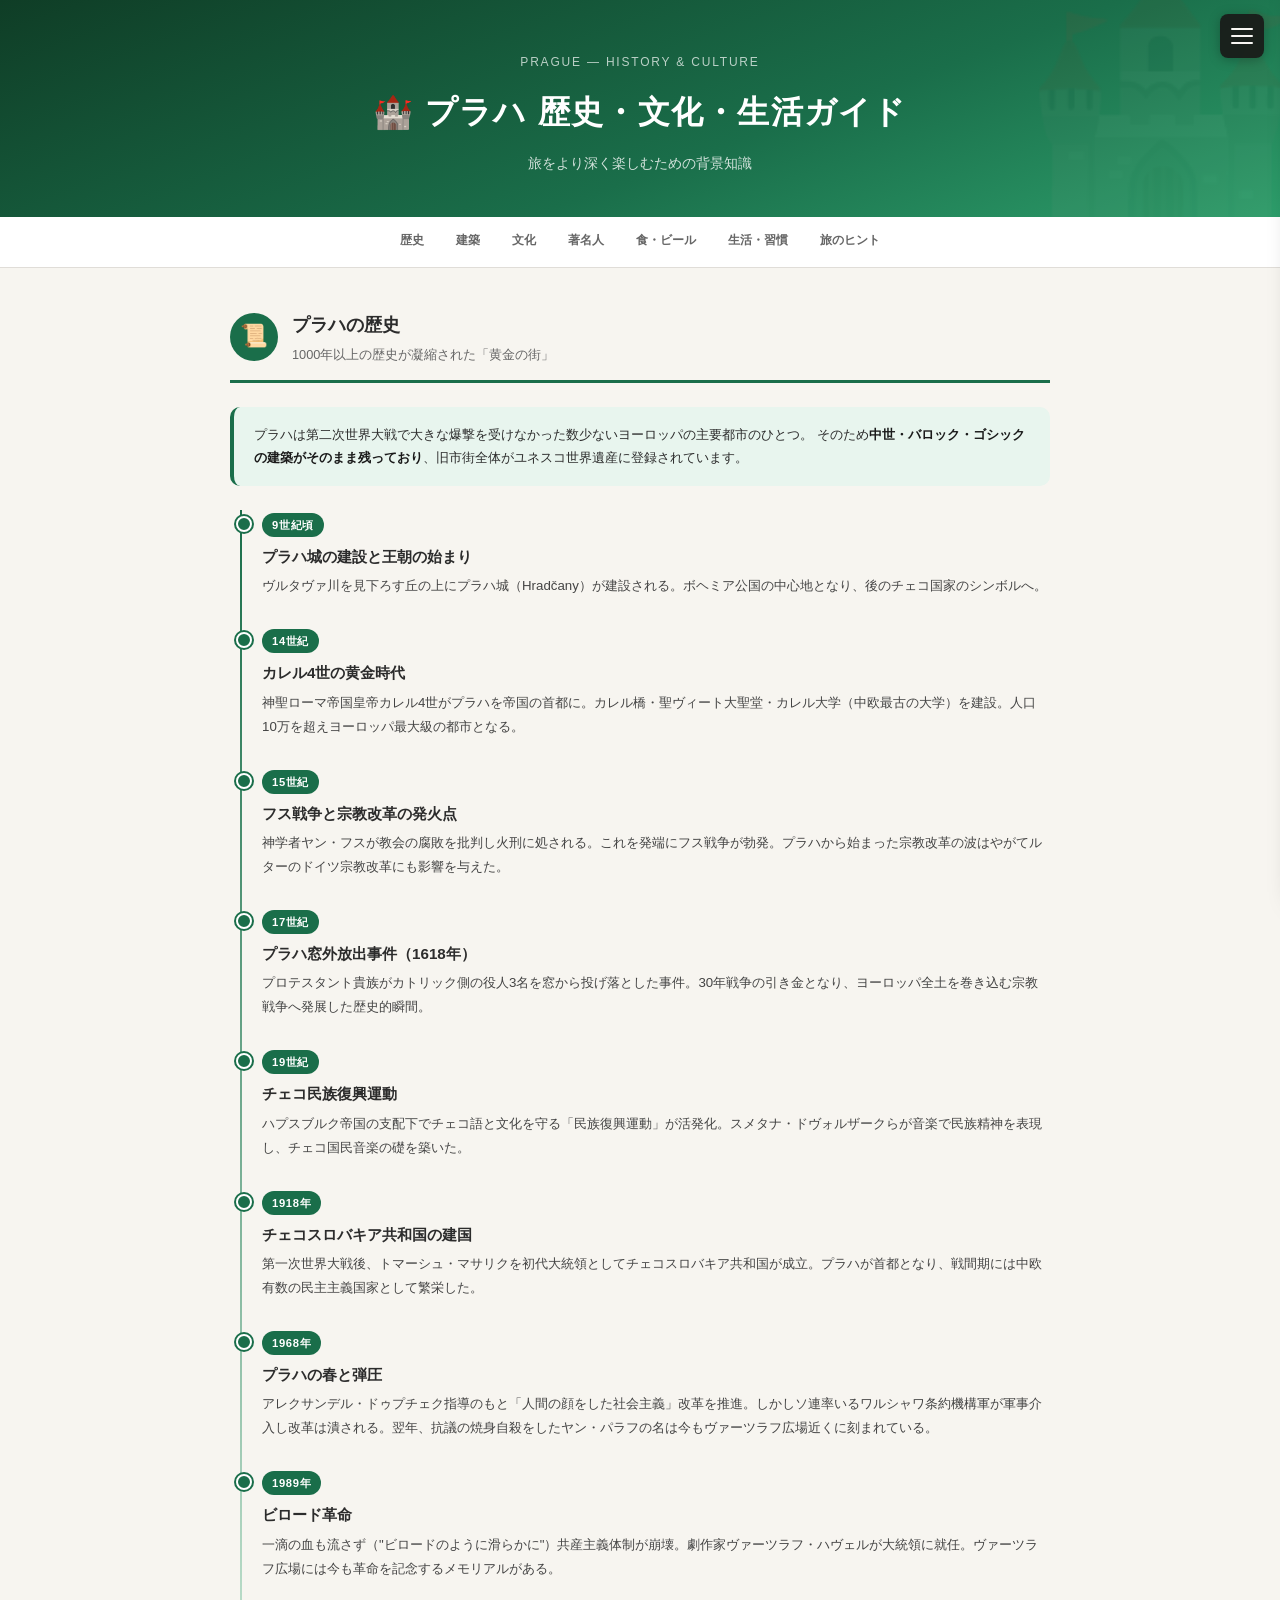
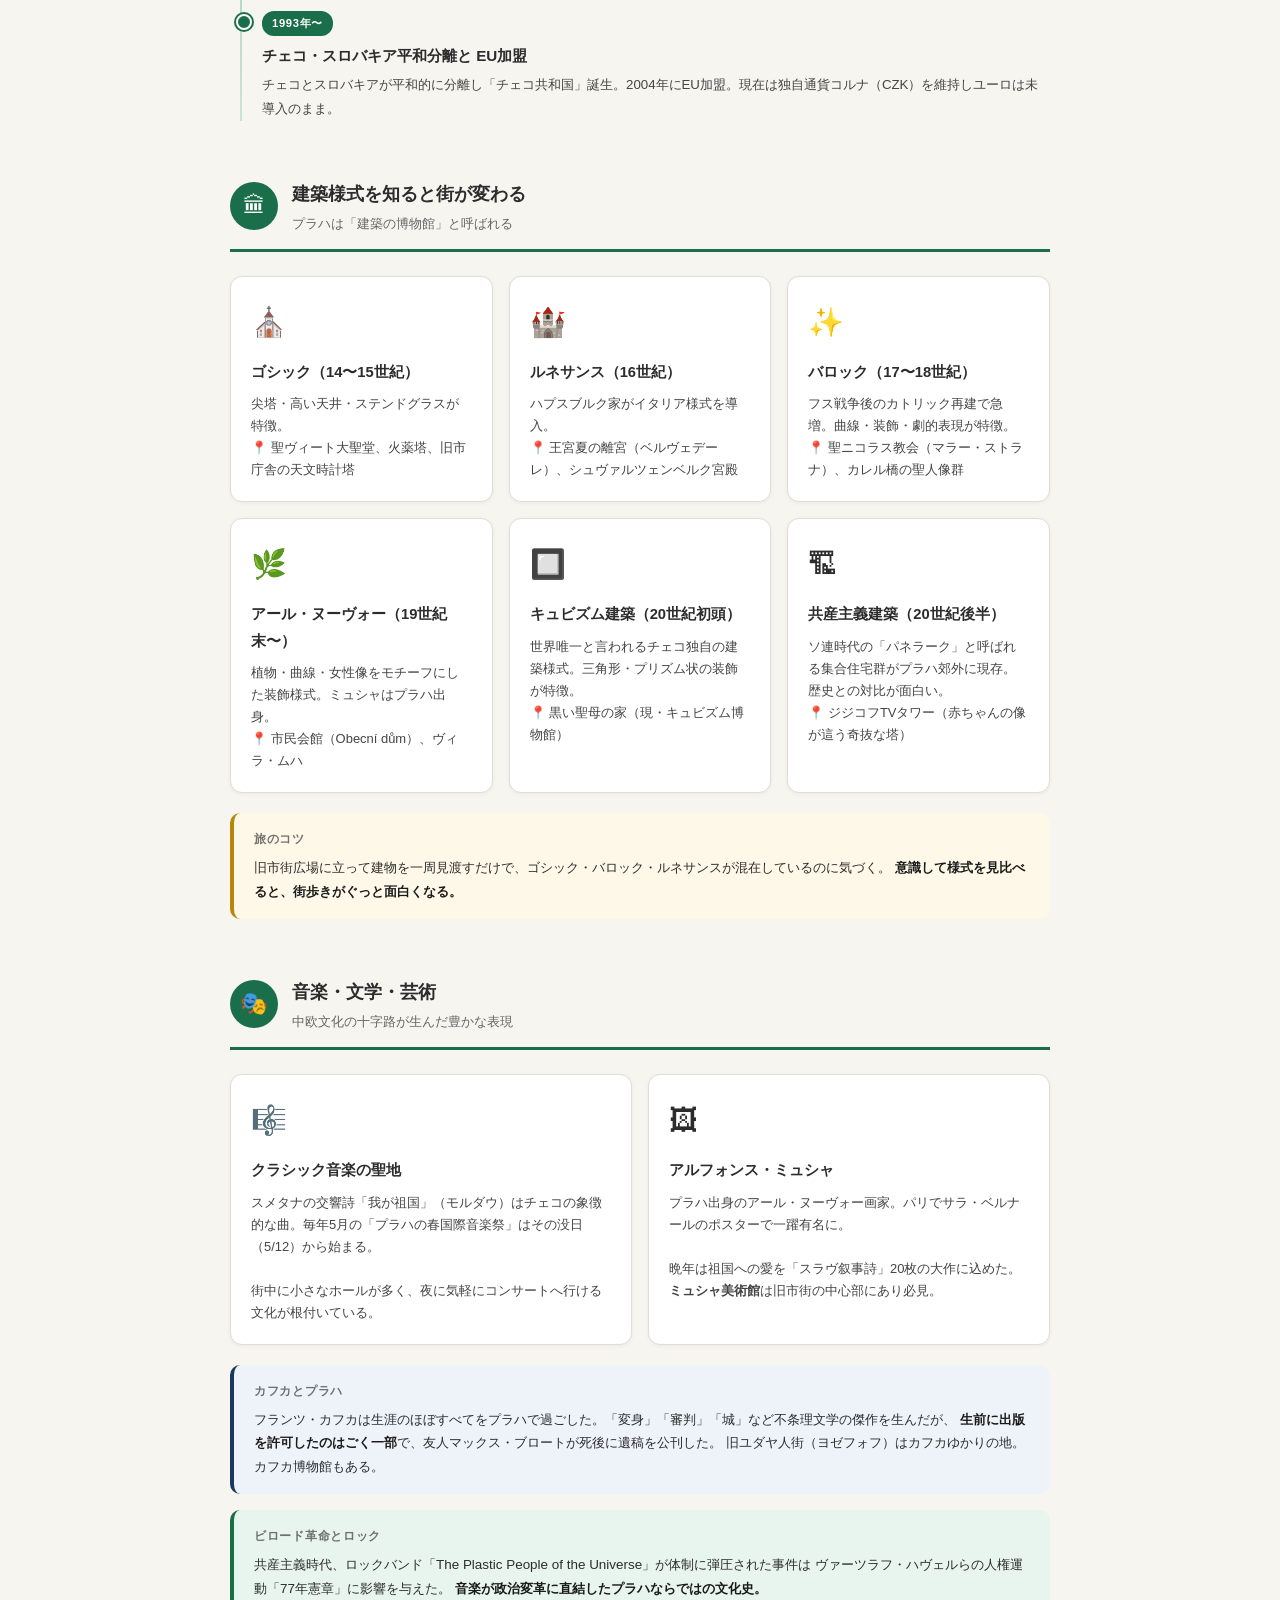
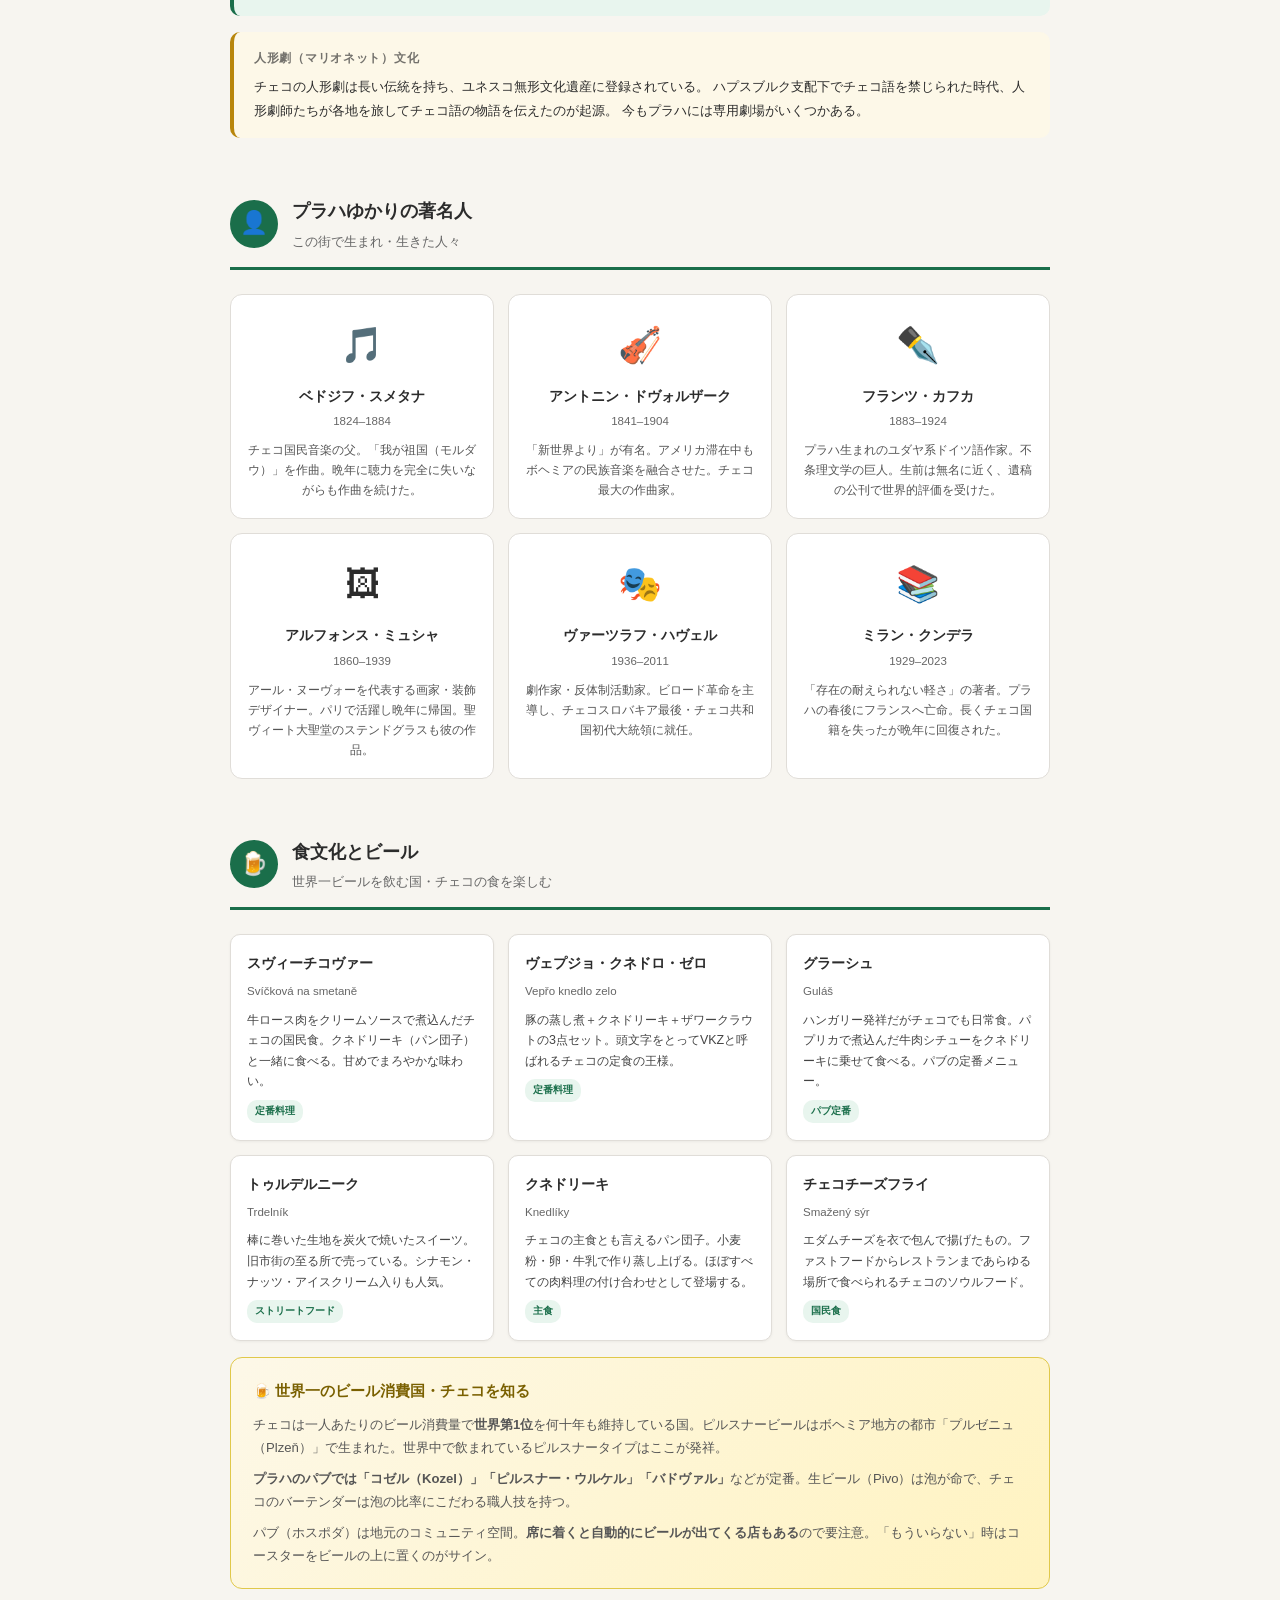
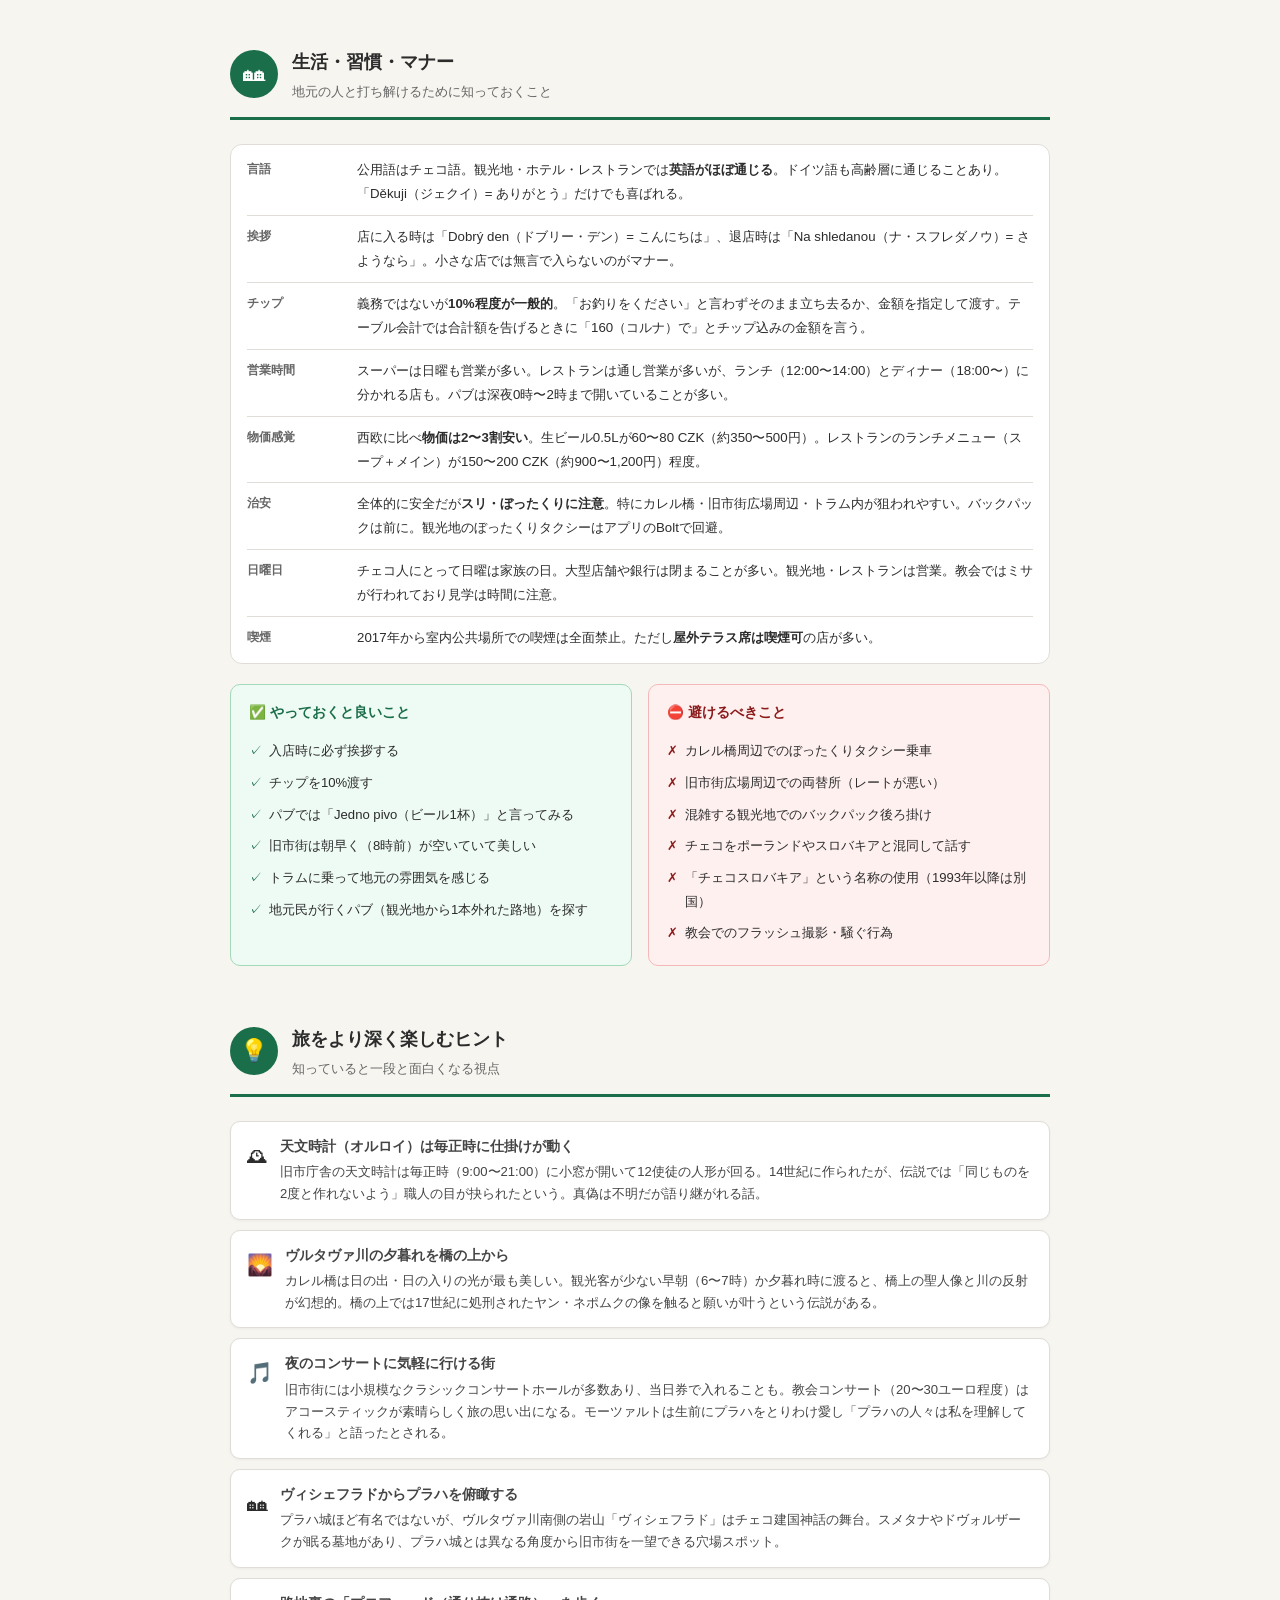
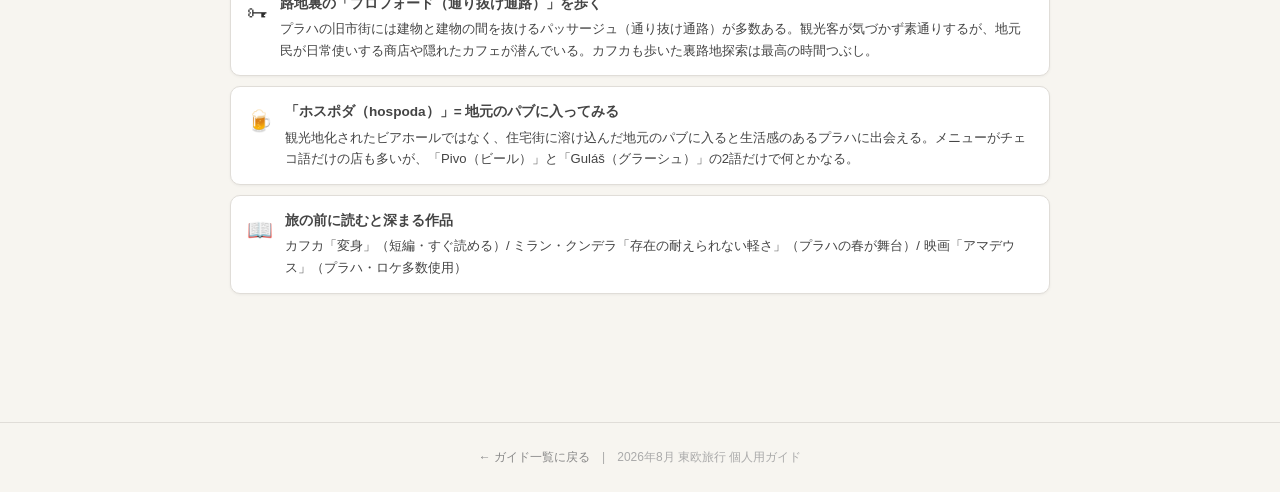
<file: prague_culture.html>
<!DOCTYPE html>
<html lang="ja">
<head>
  <meta charset="UTF-8">
  <meta name="viewport" content="width=device-width, initial-scale=1.0">
  <title>プラハ 歴史・文化・生活ガイド</title>
  <style>
    :root {
      --green: #1a6e4a;
      --green-light: #e8f5ee;
      --gold: #b8860b;
      --gold-light: #fdf8e8;
      --red: #8b1a1a;
      --red-light: #fdf0f0;
      --blue: #1a3a5c;
      --blue-light: #eef3fa;
      --bg: #f7f5f0;
      --card: #ffffff;
      --text: #2c2c2c;
      --muted: #666;
      --border: #e0ddd8;
    }

    * { box-sizing: border-box; margin: 0; padding: 0; }

    body {
      font-family: 'Helvetica Neue', 'Hiragino Sans', 'Meiryo', sans-serif;
      background: var(--bg);
      color: var(--text);
      line-height: 1.8;
    }

    /* ─── Header ─────────────────────────────── */
    header {
      background: linear-gradient(160deg, #0f3d26 0%, #1a6e4a 60%, #2d9e6b 100%);
      color: white;
      padding: 52px 24px 40px;
      text-align: center;
      position: relative;
      overflow: hidden;
    }
    header::before {
      content: '🏰';
      position: absolute;
      font-size: 14rem;
      opacity: 0.05;
      top: -20px; right: -20px;
      line-height: 1;
    }
    header .label {
      font-size: 0.75rem;
      letter-spacing: 0.15em;
      text-transform: uppercase;
      opacity: 0.7;
      margin-bottom: 10px;
    }
    header h1 { font-size: 2rem; font-weight: 700; letter-spacing: 0.04em; }
    header p  { margin-top: 10px; font-size: 0.9rem; opacity: 0.8; }

    /* ─── Nav ────────────────────────────────── */
    nav {
      background: white;
      border-bottom: 1px solid var(--border);
      padding: 0 16px;
      display: flex;
      justify-content: center;
      gap: 4px;
      flex-wrap: wrap;
      position: sticky;
      top: 0;
      z-index: 10;
    }
    nav a {
      display: inline-block;
      padding: 12px 14px;
      font-size: 0.78rem;
      font-weight: 600;
      color: var(--muted);
      text-decoration: none;
      border-bottom: 3px solid transparent;
      transition: color 0.15s, border-color 0.15s;
      white-space: nowrap;
    }
    nav a:hover { color: var(--green); border-bottom-color: var(--green); }

    /* ─── Container ───────────────────────────── */
    .container { max-width: 860px; margin: 0 auto; padding: 40px 20px 72px; }

    /* ─── Section ─────────────────────────────── */
    .section { margin-bottom: 56px; scroll-margin-top: 52px; }

    .section-header {
      display: flex;
      align-items: center;
      gap: 14px;
      margin-bottom: 24px;
      padding-bottom: 14px;
      border-bottom: 3px solid var(--green);
    }
    .section-icon {
      width: 48px; height: 48px;
      border-radius: 50%;
      background: var(--green);
      color: white;
      display: flex; align-items: center; justify-content: center;
      font-size: 1.4rem;
      flex-shrink: 0;
    }
    .section-title h2 { font-size: 1.15rem; font-weight: 700; }
    .section-title p  { font-size: 0.8rem; color: var(--muted); margin-top: 2px; }

    /* ─── Timeline ───────────────────────────── */
    .timeline { position: relative; padding-left: 32px; }
    .timeline::before {
      content: '';
      position: absolute;
      left: 10px; top: 0; bottom: 0;
      width: 2px;
      background: linear-gradient(180deg, var(--green), #c8e6d4);
    }
    .tl-item {
      position: relative;
      margin-bottom: 28px;
    }
    .tl-item::before {
      content: '';
      position: absolute;
      left: -26px; top: 6px;
      width: 12px; height: 12px;
      border-radius: 50%;
      background: var(--green);
      border: 2px solid white;
      box-shadow: 0 0 0 2px var(--green);
    }
    .tl-era {
      display: inline-block;
      font-size: 0.7rem;
      font-weight: 700;
      letter-spacing: 0.06em;
      background: var(--green);
      color: white;
      padding: 2px 10px;
      border-radius: 12px;
      margin-bottom: 6px;
    }
    .tl-title { font-size: 0.95rem; font-weight: 700; margin-bottom: 4px; }
    .tl-body  { font-size: 0.83rem; color: #444; }

    /* ─── Cards grid ─────────────────────────── */
    .card-grid {
      display: grid;
      grid-template-columns: repeat(auto-fit, minmax(240px, 1fr));
      gap: 16px;
    }
    .info-card {
      background: var(--card);
      border: 1px solid var(--border);
      border-radius: 12px;
      padding: 20px;
      box-shadow: 0 1px 4px rgba(0,0,0,0.05);
    }
    .info-card .ic-icon { font-size: 1.8rem; margin-bottom: 10px; display: block; }
    .info-card .ic-title { font-size: 0.92rem; font-weight: 700; margin-bottom: 8px; }
    .info-card .ic-body  { font-size: 0.81rem; color: #444; line-height: 1.7; }

    /* ─── Highlight Box ──────────────────────── */
    .highlight {
      border-radius: 10px;
      padding: 16px 20px;
      margin-bottom: 16px;
      font-size: 0.84rem;
      line-height: 1.75;
    }
    .highlight.green  { background: var(--green-light); border-left: 4px solid var(--green); }
    .highlight.gold   { background: var(--gold-light);  border-left: 4px solid var(--gold); }
    .highlight.red    { background: var(--red-light);   border-left: 4px solid var(--red); }
    .highlight.blue   { background: var(--blue-light);  border-left: 4px solid var(--blue); }
    .highlight strong { color: #1a1a1a; }
    .hl-title { font-size: 0.75rem; font-weight: 700; letter-spacing: 0.06em; text-transform: uppercase; margin-bottom: 6px; opacity: 0.65; }

    /* ─── Two columns ────────────────────────── */
    .two-col {
      display: grid;
      grid-template-columns: 1fr 1fr;
      gap: 16px;
    }
    @media (max-width: 580px) { .two-col { grid-template-columns: 1fr; } }

    /* ─── Fact list ──────────────────────────── */
    .fact-list { list-style: none; }
    .fact-list li {
      display: flex;
      gap: 10px;
      font-size: 0.83rem;
      padding: 9px 0;
      border-bottom: 1px solid var(--border);
      align-items: flex-start;
    }
    .fact-list li:last-child { border-bottom: none; }
    .fact-list .fl-key {
      width: 100px; flex-shrink: 0;
      font-weight: 600;
      font-size: 0.77rem;
      color: var(--muted);
    }

    /* ─── Do/Don't ────────────────────────────── */
    .do-dont { display: grid; grid-template-columns: 1fr 1fr; gap: 16px; }
    @media (max-width: 580px) { .do-dont { grid-template-columns: 1fr; } }

    .do-card, .dont-card {
      border-radius: 10px;
      padding: 16px 18px;
      font-size: 0.82rem;
    }
    .do-card { background: #eefaf4; border: 1px solid #a3d9b8; }
    .dont-card { background: #fff0f0; border: 1px solid #f5b8b8; }
    .do-card h3   { color: #1a6e4a; font-size: 0.85rem; margin-bottom: 10px; }
    .dont-card h3 { color: #8b1a1a; font-size: 0.85rem; margin-bottom: 10px; }
    .do-card ul, .dont-card ul { list-style: none; }
    .do-card li, .dont-card li { padding: 4px 0; display: flex; gap: 7px; align-items: flex-start; }
    .do-card .d-icon   { color: #1a6e4a; flex-shrink: 0; }
    .dont-card .d-icon { color: #8b1a1a; flex-shrink: 0; }

    /* ─── Person card ────────────────────────── */
    .person-grid {
      display: grid;
      grid-template-columns: repeat(auto-fit, minmax(200px, 1fr));
      gap: 14px;
    }
    .person-card {
      background: var(--card);
      border: 1px solid var(--border);
      border-radius: 12px;
      padding: 18px 16px;
      text-align: center;
    }
    .person-card .p-icon { font-size: 2.2rem; margin-bottom: 8px; }
    .person-card .p-name { font-size: 0.88rem; font-weight: 700; }
    .person-card .p-year { font-size: 0.72rem; color: var(--muted); margin: 2px 0 8px; }
    .person-card .p-desc { font-size: 0.76rem; color: #555; line-height: 1.65; }

    /* ─── Food table ─────────────────────────── */
    .food-grid {
      display: grid;
      grid-template-columns: repeat(auto-fit, minmax(200px, 1fr));
      gap: 14px;
    }
    .food-card {
      background: var(--card);
      border: 1px solid var(--border);
      border-radius: 10px;
      padding: 16px;
      box-shadow: 0 1px 3px rgba(0,0,0,0.05);
    }
    .food-card .f-name { font-size: 0.9rem; font-weight: 700; margin-bottom: 4px; }
    .food-card .f-kana { font-size: 0.72rem; color: var(--muted); margin-bottom: 8px; }
    .food-card .f-desc { font-size: 0.78rem; color: #444; line-height: 1.65; }
    .food-card .f-tag  {
      display: inline-block; margin-top: 8px;
      font-size: 0.65rem; font-weight: 700;
      padding: 2px 8px; border-radius: 10px;
      background: var(--green-light); color: var(--green);
    }

    /* ─── Beer special ───────────────────────── */
    .beer-box {
      background: linear-gradient(135deg, #fdf8e8, #fff3c0);
      border: 1px solid #e0c84a;
      border-radius: 12px;
      padding: 20px 22px;
      margin-top: 16px;
    }
    .beer-box h3 { font-size: 0.92rem; font-weight: 700; margin-bottom: 10px; color: #7a6000; }
    .beer-box p  { font-size: 0.82rem; color: #555; line-height: 1.75; margin-bottom: 8px; }
    .beer-box p:last-child { margin-bottom: 0; }

    /* ─── Tip pills ──────────────────────────── */
    .tip-list { display: flex; flex-direction: column; gap: 10px; }
    .tip-item {
      display: flex;
      gap: 12px;
      background: var(--card);
      border: 1px solid var(--border);
      border-radius: 10px;
      padding: 14px 16px;
      font-size: 0.82rem;
      align-items: flex-start;
      box-shadow: 0 1px 3px rgba(0,0,0,0.05);
    }
    .tip-item .t-icon { font-size: 1.3rem; flex-shrink: 0; margin-top: 1px; }
    .tip-item .t-body strong { display: block; font-size: 0.85rem; margin-bottom: 3px; }
    .tip-item .t-body { color: #444; line-height: 1.65; }

    footer {
      text-align: center;
      padding: 24px;
      font-size: 0.75rem;
      color: #aaa;
      border-top: 1px solid var(--border);
    }
    footer a { color: #888; text-decoration: none; }
    footer a:hover { color: var(--green); }
  </style>
</head>
<body>

<header>
  <div class="label">Prague — History &amp; Culture</div>
  <h1>🏰 プラハ 歴史・文化・生活ガイド</h1>
  <p>旅をより深く楽しむための背景知識</p>
</header>

<nav>
  <a href="#history">歴史</a>
  <a href="#architecture">建築</a>
  <a href="#culture">文化</a>
  <a href="#people">著名人</a>
  <a href="#food">食・ビール</a>
  <a href="#life">生活・習慣</a>
  <a href="#tips">旅のヒント</a>
</nav>

<div class="container">

  <!-- ① 歴史 -->
  <div class="section" id="history">
    <div class="section-header">
      <div class="section-icon">📜</div>
      <div class="section-title">
        <h2>プラハの歴史</h2>
        <p>1000年以上の歴史が凝縮された「黄金の街」</p>
      </div>
    </div>

    <div class="highlight green" style="margin-bottom:24px;">
      プラハは第二次世界大戦で大きな爆撃を受けなかった数少ないヨーロッパの主要都市のひとつ。
      そのため<strong>中世・バロック・ゴシックの建築がそのまま残っており</strong>、旧市街全体がユネスコ世界遺産に登録されています。
    </div>

    <div class="timeline">
      <div class="tl-item">
        <span class="tl-era">9世紀頃</span>
        <div class="tl-title">プラハ城の建設と王朝の始まり</div>
        <div class="tl-body">ヴルタヴァ川を見下ろす丘の上にプラハ城（Hradčany）が建設される。ボヘミア公国の中心地となり、後のチェコ国家のシンボルへ。</div>
      </div>
      <div class="tl-item">
        <span class="tl-era">14世紀</span>
        <div class="tl-title">カレル4世の黄金時代</div>
        <div class="tl-body">神聖ローマ帝国皇帝カレル4世がプラハを帝国の首都に。カレル橋・聖ヴィート大聖堂・カレル大学（中欧最古の大学）を建設。人口10万を超えヨーロッパ最大級の都市となる。</div>
      </div>
      <div class="tl-item">
        <span class="tl-era">15世紀</span>
        <div class="tl-title">フス戦争と宗教改革の発火点</div>
        <div class="tl-body">神学者ヤン・フスが教会の腐敗を批判し火刑に処される。これを発端にフス戦争が勃発。プラハから始まった宗教改革の波はやがてルターのドイツ宗教改革にも影響を与えた。</div>
      </div>
      <div class="tl-item">
        <span class="tl-era">17世紀</span>
        <div class="tl-title">プラハ窓外放出事件（1618年）</div>
        <div class="tl-body">プロテスタント貴族がカトリック側の役人3名を窓から投げ落とした事件。30年戦争の引き金となり、ヨーロッパ全土を巻き込む宗教戦争へ発展した歴史的瞬間。</div>
      </div>
      <div class="tl-item">
        <span class="tl-era">19世紀</span>
        <div class="tl-title">チェコ民族復興運動</div>
        <div class="tl-body">ハプスブルク帝国の支配下でチェコ語と文化を守る「民族復興運動」が活発化。スメタナ・ドヴォルザークらが音楽で民族精神を表現し、チェコ国民音楽の礎を築いた。</div>
      </div>
      <div class="tl-item">
        <span class="tl-era">1918年</span>
        <div class="tl-title">チェコスロバキア共和国の建国</div>
        <div class="tl-body">第一次世界大戦後、トマーシュ・マサリクを初代大統領としてチェコスロバキア共和国が成立。プラハが首都となり、戦間期には中欧有数の民主主義国家として繁栄した。</div>
      </div>
      <div class="tl-item">
        <span class="tl-era">1968年</span>
        <div class="tl-title">プラハの春と弾圧</div>
        <div class="tl-body">アレクサンデル・ドゥプチェク指導のもと「人間の顔をした社会主義」改革を推進。しかしソ連率いるワルシャワ条約機構軍が軍事介入し改革は潰される。翌年、抗議の焼身自殺をしたヤン・パラフの名は今もヴァーツラフ広場近くに刻まれている。</div>
      </div>
      <div class="tl-item">
        <span class="tl-era">1989年</span>
        <div class="tl-title">ビロード革命</div>
        <div class="tl-body">一滴の血も流さず（"ビロードのように滑らかに"）共産主義体制が崩壊。劇作家ヴァーツラフ・ハヴェルが大統領に就任。ヴァーツラフ広場には今も革命を記念するメモリアルがある。</div>
      </div>
      <div class="tl-item">
        <span class="tl-era">1993年〜</span>
        <div class="tl-title">チェコ・スロバキア平和分離と EU加盟</div>
        <div class="tl-body">チェコとスロバキアが平和的に分離し「チェコ共和国」誕生。2004年にEU加盟。現在は独自通貨コルナ（CZK）を維持しユーロは未導入のまま。</div>
      </div>
    </div>
  </div>

  <!-- ② 建築 -->
  <div class="section" id="architecture">
    <div class="section-header">
      <div class="section-icon">🏛</div>
      <div class="section-title">
        <h2>建築様式を知ると街が変わる</h2>
        <p>プラハは「建築の博物館」と呼ばれる</p>
      </div>
    </div>

    <div class="card-grid">
      <div class="info-card">
        <span class="ic-icon">⛪</span>
        <div class="ic-title">ゴシック（14〜15世紀）</div>
        <div class="ic-body">尖塔・高い天井・ステンドグラスが特徴。<br>
        📍 聖ヴィート大聖堂、火薬塔、旧市庁舎の天文時計塔</div>
      </div>
      <div class="info-card">
        <span class="ic-icon">🏰</span>
        <div class="ic-title">ルネサンス（16世紀）</div>
        <div class="ic-body">ハプスブルク家がイタリア様式を導入。<br>
        📍 王宮夏の離宮（ベルヴェデーレ）、シュヴァルツェンベルク宮殿</div>
      </div>
      <div class="info-card">
        <span class="ic-icon">✨</span>
        <div class="ic-title">バロック（17〜18世紀）</div>
        <div class="ic-body">フス戦争後のカトリック再建で急増。曲線・装飾・劇的表現が特徴。<br>
        📍 聖ニコラス教会（マラー・ストラナ）、カレル橋の聖人像群</div>
      </div>
      <div class="info-card">
        <span class="ic-icon">🌿</span>
        <div class="ic-title">アール・ヌーヴォー（19世紀末〜）</div>
        <div class="ic-body">植物・曲線・女性像をモチーフにした装飾様式。ミュシャはプラハ出身。<br>
        📍 市民会館（Obecní dům）、ヴィラ・ムハ</div>
      </div>
      <div class="info-card">
        <span class="ic-icon">🔲</span>
        <div class="ic-title">キュビズム建築（20世紀初頭）</div>
        <div class="ic-body">世界唯一と言われるチェコ独自の建築様式。三角形・プリズム状の装飾が特徴。<br>
        📍 黒い聖母の家（現・キュビズム博物館）</div>
      </div>
      <div class="info-card">
        <span class="ic-icon">🏗</span>
        <div class="ic-title">共産主義建築（20世紀後半）</div>
        <div class="ic-body">ソ連時代の「パネラーク」と呼ばれる集合住宅群がプラハ郊外に現存。歴史との対比が面白い。<br>
        📍 ジジコフTVタワー（赤ちゃんの像が這う奇抜な塔）</div>
      </div>
    </div>

    <div class="highlight gold" style="margin-top:20px;">
      <div class="hl-title">旅のコツ</div>
      旧市街広場に立って建物を一周見渡すだけで、ゴシック・バロック・ルネサンスが混在しているのに気づく。
      <strong>意識して様式を見比べると、街歩きがぐっと面白くなる。</strong>
    </div>
  </div>

  <!-- ③ 文化 -->
  <div class="section" id="culture">
    <div class="section-header">
      <div class="section-icon">🎭</div>
      <div class="section-title">
        <h2>音楽・文学・芸術</h2>
        <p>中欧文化の十字路が生んだ豊かな表現</p>
      </div>
    </div>

    <div class="two-col" style="margin-bottom:20px;">
      <div class="info-card">
        <span class="ic-icon">🎼</span>
        <div class="ic-title">クラシック音楽の聖地</div>
        <div class="ic-body">
          スメタナの交響詩「我が祖国」（モルダウ）はチェコの象徴的な曲。毎年5月の「プラハの春国際音楽祭」はその没日（5/12）から始まる。<br><br>
          街中に小さなホールが多く、夜に気軽にコンサートへ行ける文化が根付いている。
        </div>
      </div>
      <div class="info-card">
        <span class="ic-icon">🖼</span>
        <div class="ic-title">アルフォンス・ミュシャ</div>
        <div class="ic-body">
          プラハ出身のアール・ヌーヴォー画家。パリでサラ・ベルナールのポスターで一躍有名に。<br><br>
          晩年は祖国への愛を「スラヴ叙事詩」20枚の大作に込めた。<strong>ミュシャ美術館</strong>は旧市街の中心部にあり必見。
        </div>
      </div>
    </div>

    <div class="highlight blue">
      <div class="hl-title">カフカとプラハ</div>
      フランツ・カフカは生涯のほぼすべてをプラハで過ごした。「変身」「審判」「城」など不条理文学の傑作を生んだが、
      <strong>生前に出版を許可したのはごく一部</strong>で、友人マックス・ブロートが死後に遺稿を公刊した。
      旧ユダヤ人街（ヨゼフォフ）はカフカゆかりの地。カフカ博物館もある。
    </div>

    <div class="highlight green" style="margin-top:14px;">
      <div class="hl-title">ビロード革命とロック</div>
      共産主義時代、ロックバンド「The Plastic People of the Universe」が体制に弾圧された事件は
      ヴァーツラフ・ハヴェルらの人権運動「77年憲章」に影響を与えた。
      <strong>音楽が政治変革に直結したプラハならではの文化史。</strong>
    </div>

    <div class="highlight gold" style="margin-top:14px;">
      <div class="hl-title">人形劇（マリオネット）文化</div>
      チェコの人形劇は長い伝統を持ち、ユネスコ無形文化遺産に登録されている。
      ハプスブルク支配下でチェコ語を禁じられた時代、人形劇師たちが各地を旅してチェコ語の物語を伝えたのが起源。
      今もプラハには専用劇場がいくつかある。
    </div>
  </div>

  <!-- ④ 著名人 -->
  <div class="section" id="people">
    <div class="section-header">
      <div class="section-icon">👤</div>
      <div class="section-title">
        <h2>プラハゆかりの著名人</h2>
        <p>この街で生まれ・生きた人々</p>
      </div>
    </div>

    <div class="person-grid">
      <div class="person-card">
        <div class="p-icon">🎵</div>
        <div class="p-name">ベドジフ・スメタナ</div>
        <div class="p-year">1824–1884</div>
        <div class="p-desc">チェコ国民音楽の父。「我が祖国（モルダウ）」を作曲。晩年に聴力を完全に失いながらも作曲を続けた。</div>
      </div>
      <div class="person-card">
        <div class="p-icon">🎻</div>
        <div class="p-name">アントニン・ドヴォルザーク</div>
        <div class="p-year">1841–1904</div>
        <div class="p-desc">「新世界より」が有名。アメリカ滞在中もボヘミアの民族音楽を融合させた。チェコ最大の作曲家。</div>
      </div>
      <div class="person-card">
        <div class="p-icon">✒️</div>
        <div class="p-name">フランツ・カフカ</div>
        <div class="p-year">1883–1924</div>
        <div class="p-desc">プラハ生まれのユダヤ系ドイツ語作家。不条理文学の巨人。生前は無名に近く、遺稿の公刊で世界的評価を受けた。</div>
      </div>
      <div class="person-card">
        <div class="p-icon">🖼</div>
        <div class="p-name">アルフォンス・ミュシャ</div>
        <div class="p-year">1860–1939</div>
        <div class="p-desc">アール・ヌーヴォーを代表する画家・装飾デザイナー。パリで活躍し晩年に帰国。聖ヴィート大聖堂のステンドグラスも彼の作品。</div>
      </div>
      <div class="person-card">
        <div class="p-icon">🎭</div>
        <div class="p-name">ヴァーツラフ・ハヴェル</div>
        <div class="p-year">1936–2011</div>
        <div class="p-desc">劇作家・反体制活動家。ビロード革命を主導し、チェコスロバキア最後・チェコ共和国初代大統領に就任。</div>
      </div>
      <div class="person-card">
        <div class="p-icon">📚</div>
        <div class="p-name">ミラン・クンデラ</div>
        <div class="p-year">1929–2023</div>
        <div class="p-desc">「存在の耐えられない軽さ」の著者。プラハの春後にフランスへ亡命。長くチェコ国籍を失ったが晩年に回復された。</div>
      </div>
    </div>
  </div>

  <!-- ⑤ 食・ビール -->
  <div class="section" id="food">
    <div class="section-header">
      <div class="section-icon">🍺</div>
      <div class="section-title">
        <h2>食文化とビール</h2>
        <p>世界一ビールを飲む国・チェコの食を楽しむ</p>
      </div>
    </div>

    <div class="food-grid">
      <div class="food-card">
        <div class="f-name">スヴィーチコヴァー</div>
        <div class="f-kana">Svíčková na smetaně</div>
        <div class="f-desc">牛ロース肉をクリームソースで煮込んだチェコの国民食。クネドリーキ（パン団子）と一緒に食べる。甘めでまろやかな味わい。</div>
        <span class="f-tag">定番料理</span>
      </div>
      <div class="food-card">
        <div class="f-name">ヴェプジョ・クネドロ・ゼロ</div>
        <div class="f-kana">Vepřo knedlo zelo</div>
        <div class="f-desc">豚の蒸し煮＋クネドリーキ＋ザワークラウトの3点セット。頭文字をとってVKZと呼ばれるチェコの定食の王様。</div>
        <span class="f-tag">定番料理</span>
      </div>
      <div class="food-card">
        <div class="f-name">グラーシュ</div>
        <div class="f-kana">Guláš</div>
        <div class="f-desc">ハンガリー発祥だがチェコでも日常食。パプリカで煮込んだ牛肉シチューをクネドリーキに乗せて食べる。パブの定番メニュー。</div>
        <span class="f-tag">パブ定番</span>
      </div>
      <div class="food-card">
        <div class="f-name">トゥルデルニーク</div>
        <div class="f-kana">Trdelník</div>
        <div class="f-desc">棒に巻いた生地を炭火で焼いたスイーツ。旧市街の至る所で売っている。シナモン・ナッツ・アイスクリーム入りも人気。</div>
        <span class="f-tag">ストリートフード</span>
      </div>
      <div class="food-card">
        <div class="f-name">クネドリーキ</div>
        <div class="f-kana">Knedlíky</div>
        <div class="f-desc">チェコの主食とも言えるパン団子。小麦粉・卵・牛乳で作り蒸し上げる。ほぼすべての肉料理の付け合わせとして登場する。</div>
        <span class="f-tag">主食</span>
      </div>
      <div class="food-card">
        <div class="f-name">チェコチーズフライ</div>
        <div class="f-kana">Smažený sýr</div>
        <div class="f-desc">エダムチーズを衣で包んで揚げたもの。ファストフードからレストランまであらゆる場所で食べられるチェコのソウルフード。</div>
        <span class="f-tag">国民食</span>
      </div>
    </div>

    <div class="beer-box">
      <h3>🍺 世界一のビール消費国・チェコを知る</h3>
      <p>チェコは一人あたりのビール消費量で<strong>世界第1位</strong>を何十年も維持している国。ピルスナービールはボヘミア地方の都市「プルゼニュ（Plzeň）」で生まれた。世界中で飲まれているピルスナータイプはここが発祥。</p>
      <p><strong>プラハのパブでは「コゼル（Kozel）」「ピルスナー・ウルケル」「バドヴァル」</strong>などが定番。生ビール（Pivo）は泡が命で、チェコのバーテンダーは泡の比率にこだわる職人技を持つ。</p>
      <p>パブ（ホスポダ）は地元のコミュニティ空間。<strong>席に着くと自動的にビールが出てくる店もある</strong>ので要注意。「もういらない」時はコースターをビールの上に置くのがサイン。</p>
    </div>
  </div>

  <!-- ⑥ 生活・習慣 -->
  <div class="section" id="life">
    <div class="section-header">
      <div class="section-icon">🏘</div>
      <div class="section-title">
        <h2>生活・習慣・マナー</h2>
        <p>地元の人と打ち解けるために知っておくこと</p>
      </div>
    </div>

    <ul class="fact-list" style="background:white;border-radius:12px;padding:4px 16px;border:1px solid var(--border);margin-bottom:20px;">
      <li>
        <span class="fl-key">言語</span>
        <span>公用語はチェコ語。観光地・ホテル・レストランでは<strong>英語がほぼ通じる</strong>。ドイツ語も高齢層に通じることあり。「Děkuji（ジェクイ）= ありがとう」だけでも喜ばれる。</span>
      </li>
      <li>
        <span class="fl-key">挨拶</span>
        <span>店に入る時は「Dobrý den（ドブリー・デン）= こんにちは」、退店時は「Na shledanou（ナ・スフレダノウ）= さようなら」。小さな店では無言で入らないのがマナー。</span>
      </li>
      <li>
        <span class="fl-key">チップ</span>
        <span>義務ではないが<strong>10%程度が一般的</strong>。「お釣りをください」と言わずそのまま立ち去るか、金額を指定して渡す。テーブル会計では合計額を告げるときに「160（コルナ）で」とチップ込みの金額を言う。</span>
      </li>
      <li>
        <span class="fl-key">営業時間</span>
        <span>スーパーは日曜も営業が多い。レストランは通し営業が多いが、ランチ（12:00〜14:00）とディナー（18:00〜）に分かれる店も。パブは深夜0時〜2時まで開いていることが多い。</span>
      </li>
      <li>
        <span class="fl-key">物価感覚</span>
        <span>西欧に比べ<strong>物価は2〜3割安い</strong>。生ビール0.5Lが60〜80 CZK（約350〜500円）。レストランのランチメニュー（スープ＋メイン）が150〜200 CZK（約900〜1,200円）程度。</span>
      </li>
      <li>
        <span class="fl-key">治安</span>
        <span>全体的に安全だが<strong>スリ・ぼったくりに注意</strong>。特にカレル橋・旧市街広場周辺・トラム内が狙われやすい。バックパックは前に。観光地のぼったくりタクシーはアプリのBoltで回避。</span>
      </li>
      <li>
        <span class="fl-key">日曜日</span>
        <span>チェコ人にとって日曜は家族の日。大型店舗や銀行は閉まることが多い。観光地・レストランは営業。教会ではミサが行われており見学は時間に注意。</span>
      </li>
      <li>
        <span class="fl-key">喫煙</span>
        <span>2017年から室内公共場所での喫煙は全面禁止。ただし<strong>屋外テラス席は喫煙可</strong>の店が多い。</span>
      </li>
    </ul>

    <div class="do-dont">
      <div class="do-card">
        <h3>✅ やっておくと良いこと</h3>
        <ul>
          <li><span class="d-icon">✓</span>入店時に必ず挨拶する</li>
          <li><span class="d-icon">✓</span>チップを10%渡す</li>
          <li><span class="d-icon">✓</span>パブでは「Jedno pivo（ビール1杯）」と言ってみる</li>
          <li><span class="d-icon">✓</span>旧市街は朝早く（8時前）が空いていて美しい</li>
          <li><span class="d-icon">✓</span>トラムに乗って地元の雰囲気を感じる</li>
          <li><span class="d-icon">✓</span>地元民が行くパブ（観光地から1本外れた路地）を探す</li>
        </ul>
      </div>
      <div class="dont-card">
        <h3>⛔ 避けるべきこと</h3>
        <ul>
          <li><span class="d-icon">✗</span>カレル橋周辺でのぼったくりタクシー乗車</li>
          <li><span class="d-icon">✗</span>旧市街広場周辺での両替所（レートが悪い）</li>
          <li><span class="d-icon">✗</span>混雑する観光地でのバックパック後ろ掛け</li>
          <li><span class="d-icon">✗</span>チェコをポーランドやスロバキアと混同して話す</li>
          <li><span class="d-icon">✗</span>「チェコスロバキア」という名称の使用（1993年以降は別国）</li>
          <li><span class="d-icon">✗</span>教会でのフラッシュ撮影・騒ぐ行為</li>
        </ul>
      </div>
    </div>
  </div>

  <!-- ⑦ 旅のヒント -->
  <div class="section" id="tips">
    <div class="section-header">
      <div class="section-icon">💡</div>
      <div class="section-title">
        <h2>旅をより深く楽しむヒント</h2>
        <p>知っていると一段と面白くなる視点</p>
      </div>
    </div>

    <div class="tip-list">
      <div class="tip-item">
        <div class="t-icon">🕰</div>
        <div class="t-body">
          <strong>天文時計（オルロイ）は毎正時に仕掛けが動く</strong>
          旧市庁舎の天文時計は毎正時（9:00〜21:00）に小窓が開いて12使徒の人形が回る。14世紀に作られたが、伝説では「同じものを2度と作れないよう」職人の目が抉られたという。真偽は不明だが語り継がれる話。
        </div>
      </div>
      <div class="tip-item">
        <div class="t-icon">🌄</div>
        <div class="t-body">
          <strong>ヴルタヴァ川の夕暮れを橋の上から</strong>
          カレル橋は日の出・日の入りの光が最も美しい。観光客が少ない早朝（6〜7時）か夕暮れ時に渡ると、橋上の聖人像と川の反射が幻想的。橋の上では17世紀に処刑されたヤン・ネポムクの像を触ると願いが叶うという伝説がある。
        </div>
      </div>
      <div class="tip-item">
        <div class="t-icon">🎵</div>
        <div class="t-body">
          <strong>夜のコンサートに気軽に行ける街</strong>
          旧市街には小規模なクラシックコンサートホールが多数あり、当日券で入れることも。教会コンサート（20〜30ユーロ程度）はアコースティックが素晴らしく旅の思い出になる。モーツァルトは生前にプラハをとりわけ愛し「プラハの人々は私を理解してくれる」と語ったとされる。
        </div>
      </div>
      <div class="tip-item">
        <div class="t-icon">🏘</div>
        <div class="t-body">
          <strong>ヴィシェフラドからプラハを俯瞰する</strong>
          プラハ城ほど有名ではないが、ヴルタヴァ川南側の岩山「ヴィシェフラド」はチェコ建国神話の舞台。スメタナやドヴォルザークが眠る墓地があり、プラハ城とは異なる角度から旧市街を一望できる穴場スポット。
        </div>
      </div>
      <div class="tip-item">
        <div class="t-icon">🗝</div>
        <div class="t-body">
          <strong>路地裏の「プロフォード（通り抜け通路）」を歩く</strong>
          プラハの旧市街には建物と建物の間を抜けるパッサージュ（通り抜け通路）が多数ある。観光客が気づかず素通りするが、地元民が日常使いする商店や隠れたカフェが潜んでいる。カフカも歩いた裏路地探索は最高の時間つぶし。
        </div>
      </div>
      <div class="tip-item">
        <div class="t-icon">🍺</div>
        <div class="t-body">
          <strong>「ホスポダ（hospoda）」= 地元のパブに入ってみる</strong>
          観光地化されたビアホールではなく、住宅街に溶け込んだ地元のパブに入ると生活感のあるプラハに出会える。メニューがチェコ語だけの店も多いが、「Pivo（ビール）」と「Guláš（グラーシュ）」の2語だけで何とかなる。
        </div>
      </div>
      <div class="tip-item">
        <div class="t-icon">📖</div>
        <div class="t-body">
          <strong>旅の前に読むと深まる作品</strong>
          カフカ「変身」（短編・すぐ読める）/ ミラン・クンデラ「存在の耐えられない軽さ」（プラハの春が舞台）/ 映画「アマデウス」（プラハ・ロケ多数使用）
        </div>
      </div>
    </div>
  </div>

</div><!-- /container -->

<footer>
  <a href="index.html">← ガイド一覧に戻る</a>　|　2026年8月 東欧旅行 個人用ガイド
</footer>

<script src="nav-menu.js"></script>
</body>
</html>
</file>
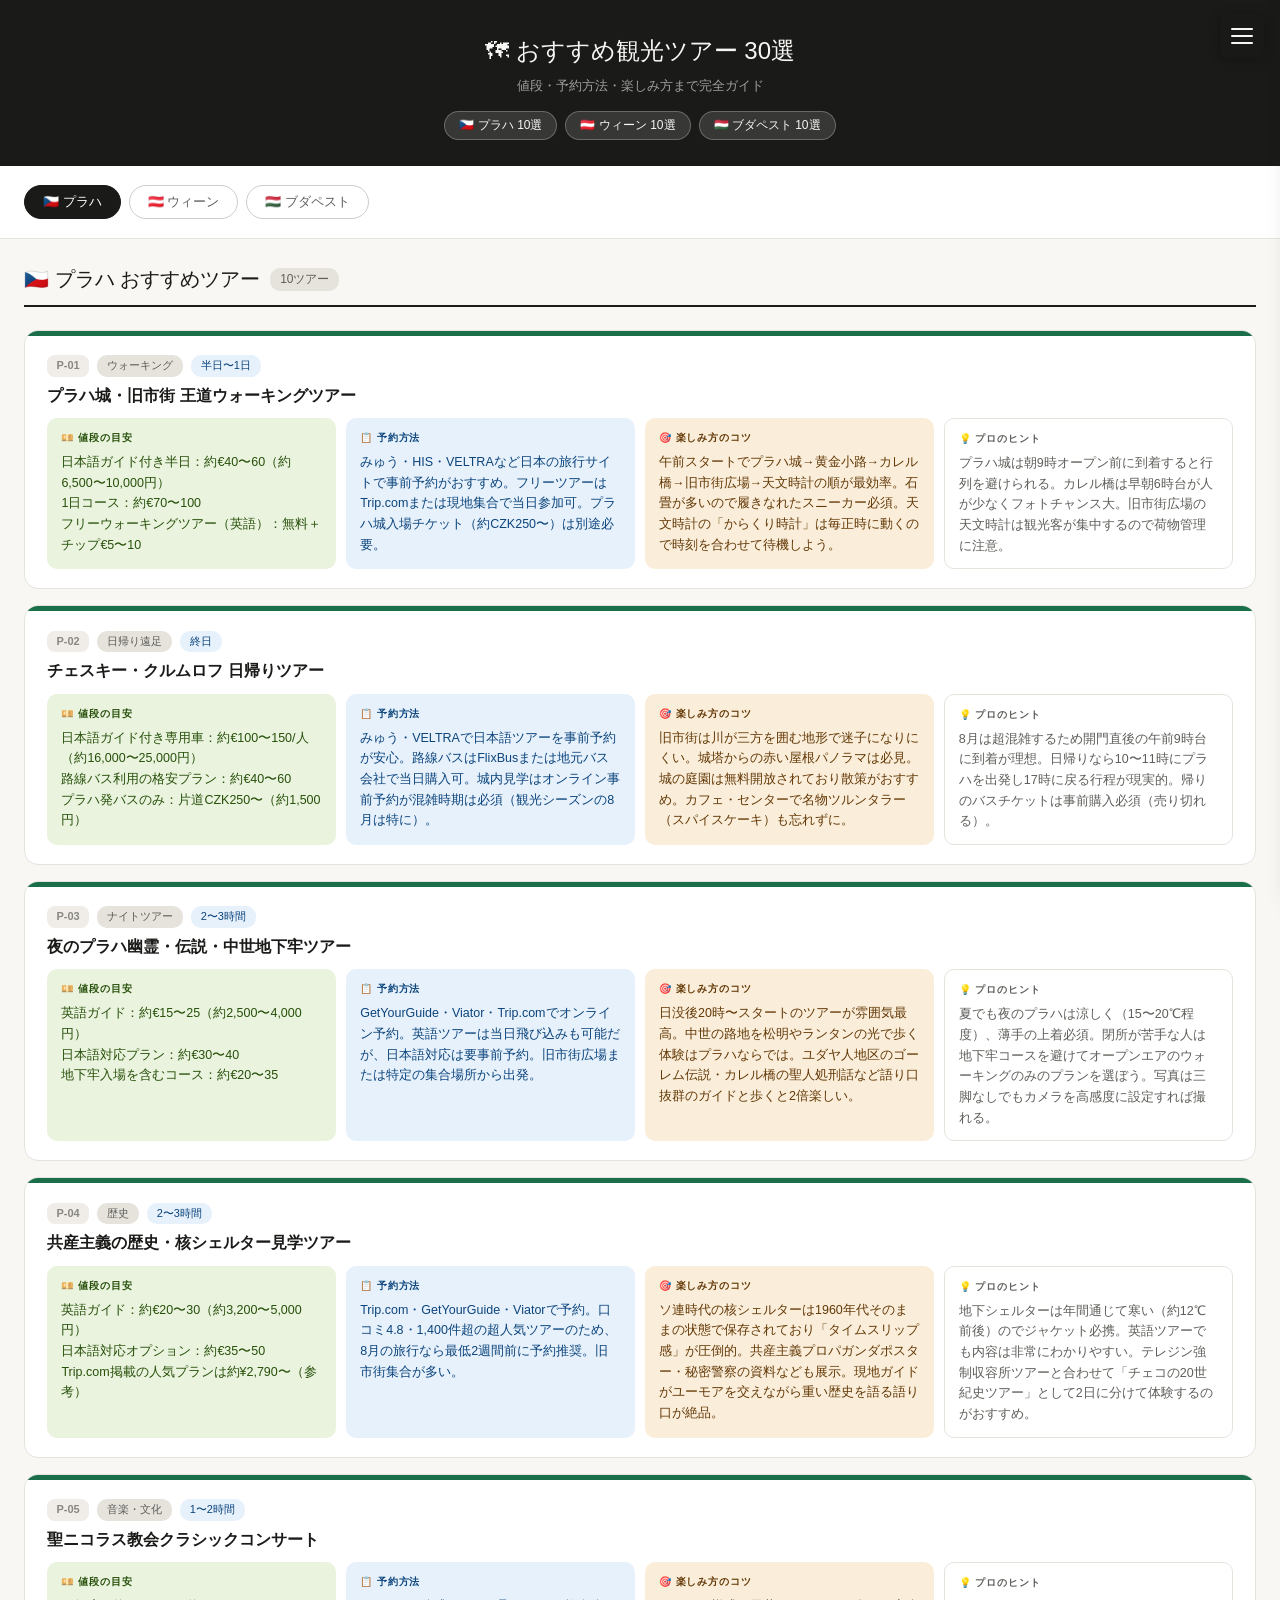
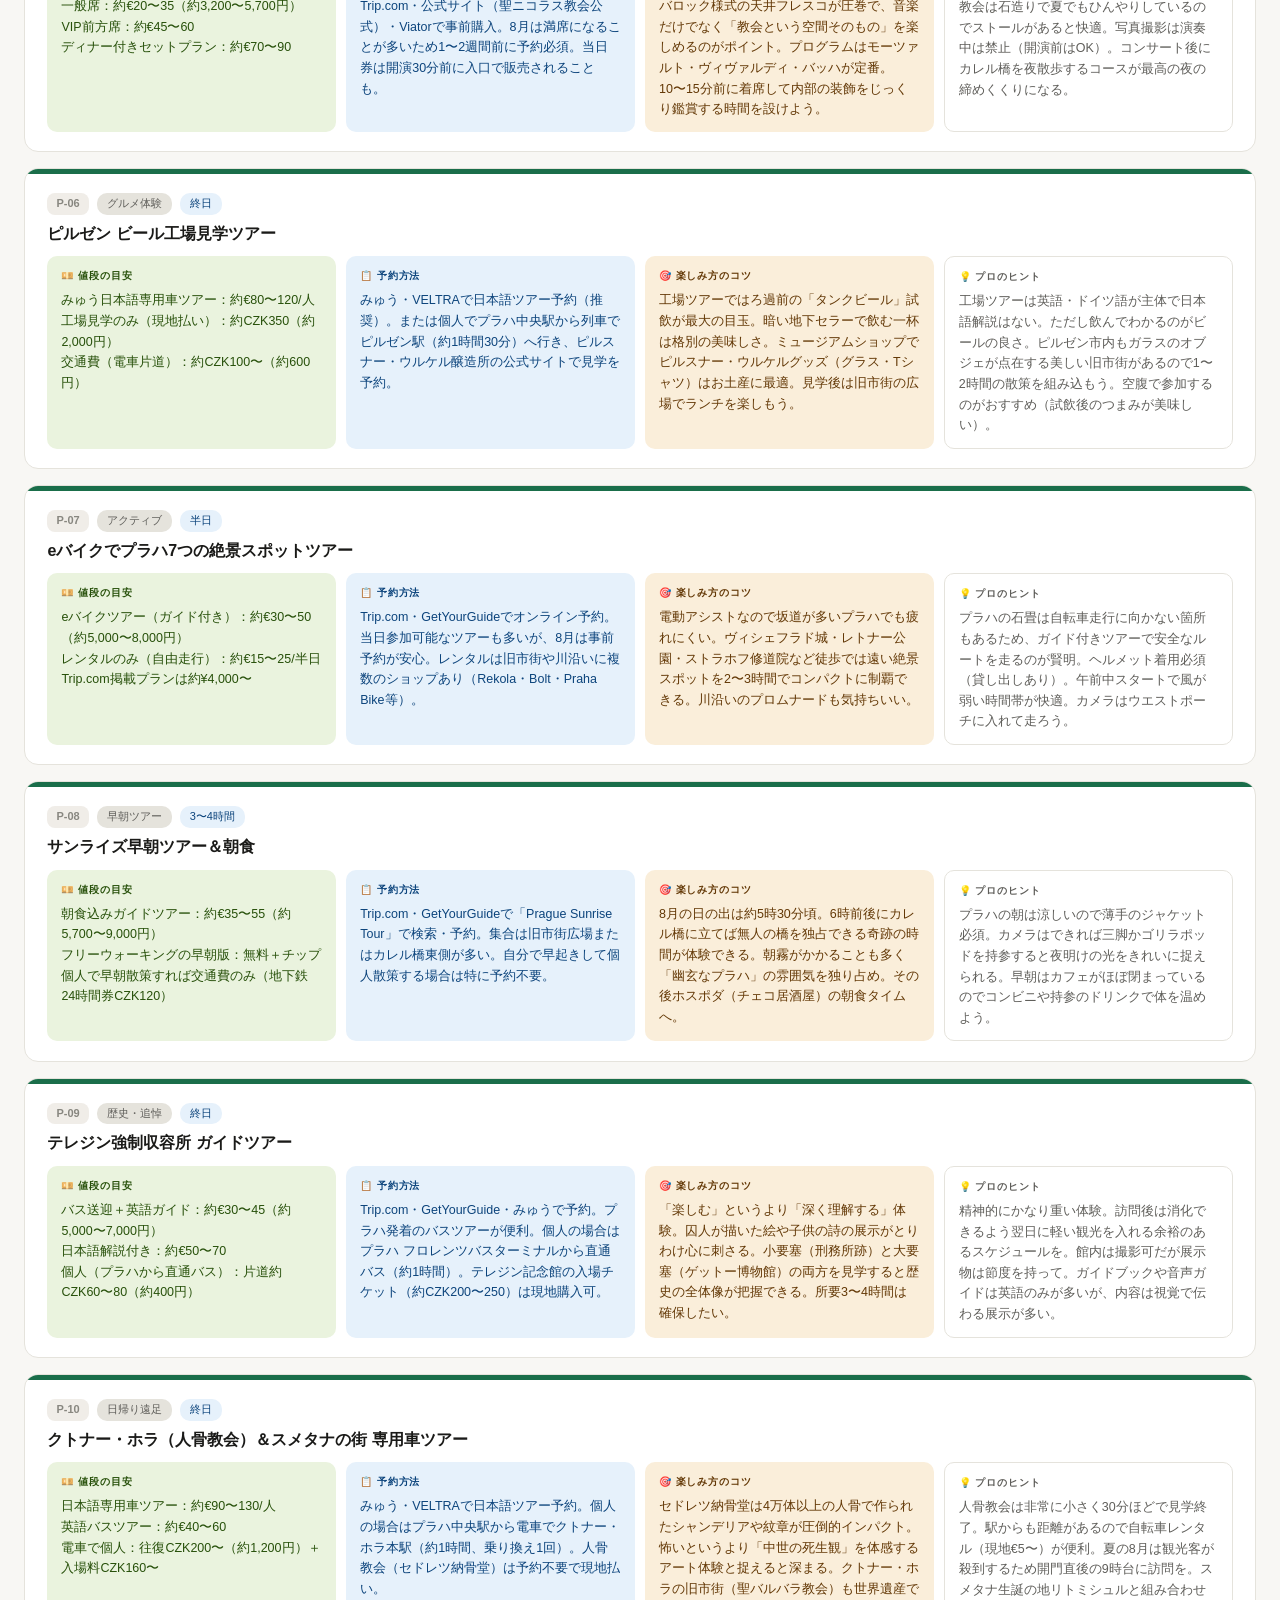
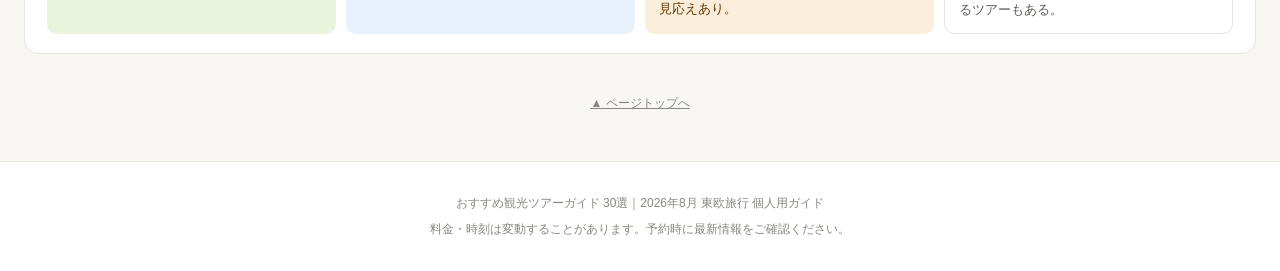
<file: tours_guide.html>
<!DOCTYPE html>
<html lang="ja">
<head>
<meta charset="UTF-8">
<meta name="viewport" content="width=device-width, initial-scale=1.0">
<title>おすすめ観光ツアーガイド 30選｜プラハ・ウィーン・ブダペスト</title>
<link rel="stylesheet" href="style.css">
<style>
/* ===== Tours Guide 専用スタイル ===== */

/* ---- シティフィルター ---- */
.city-filter {
  display: flex;
  gap: 8px;
  flex-wrap: wrap;
  padding: 1.2rem 1.5rem;
  background: #fff;
  border-bottom: 1px solid #e5e3dc;
  position: sticky;
  top: 0;
  z-index: 100;
}
.city-btn {
  padding: 7px 18px;
  border-radius: 20px;
  border: 1px solid #ccc;
  font-size: 13px;
  cursor: pointer;
  background: #fff;
  color: #5f5e5a;
  font-weight: 500;
  transition: all .15s;
  white-space: nowrap;
}
.city-btn.active { background: #1a1a18; color: #fff; border-color: #1a1a18; }
.city-btn:hover:not(.active) { background: #f0ede8; }

/* ---- ツアーセクション ---- */
.tours-section { display: none; padding: 1.5rem; }
.tours-section.active { display: block; }
.section-heading {
  display: flex;
  align-items: center;
  gap: 10px;
  margin-bottom: 1.4rem;
  padding-bottom: 10px;
  border-bottom: 2px solid #1a1a18;
}
.section-heading .s-label { font-size: 20px; font-weight: 500; }
.section-heading .s-count {
  font-size: 12px; color: #5f5e5a;
  background: #e5e3dc; padding: 2px 10px; border-radius: 10px;
}

/* ---- ツアーカード ---- */
.tour-cards { display: flex; flex-direction: column; gap: 16px; }

.tour-card {
  background: #fff;
  border: 1px solid #e5e3dc;
  border-radius: 14px;
  overflow: hidden;
  transition: box-shadow .2s;
}
.tour-card:hover { box-shadow: 0 4px 20px rgba(0,0,0,0.09); }

.tour-card-accent { height: 5px; }
.acc-prague  { background: #1a6e4a; }
.acc-vienna  { background: #8b1a1a; }
.acc-budapest { background: #1a4a8b; }

.tour-card-body { padding: 1.2rem 1.4rem; }

.tour-meta-row {
  display: flex;
  align-items: center;
  gap: 8px;
  flex-wrap: wrap;
  margin-bottom: 8px;
}
.tour-num-badge {
  font-size: 11px;
  font-weight: 600;
  color: #888780;
  background: #f0ede8;
  padding: 2px 9px;
  border-radius: 8px;
}
.tour-type-badge {
  font-size: 11px;
  font-weight: 500;
  padding: 2px 10px;
  border-radius: 10px;
  background: #e5e3dc;
  color: #5f5e5a;
}
.tour-dur-badge {
  font-size: 11px;
  font-weight: 500;
  padding: 2px 10px;
  border-radius: 10px;
  background: #E6F1FB;
  color: #0C447C;
}

.tour-name {
  font-size: 16px;
  font-weight: 600;
  color: #1a1a18;
  margin-bottom: 8px;
  line-height: 1.35;
}

/* ---- 詳細グリッド ---- */
.tour-detail-grid {
  display: grid;
  grid-template-columns: repeat(auto-fit, minmax(240px, 1fr));
  gap: 10px;
  margin-top: 12px;
}
.detail-block {
  background: #f8f7f4;
  border-radius: 10px;
  padding: 12px 14px;
}
.detail-block-label {
  font-size: 10px;
  font-weight: 700;
  letter-spacing: .09em;
  text-transform: uppercase;
  color: #888780;
  margin-bottom: 6px;
}
.detail-block p {
  font-size: 12.5px;
  color: #3a3a38;
  line-height: 1.65;
  margin: 0;
}
.detail-block.price-block { background: #EAF3DE; }
.detail-block.price-block .detail-block-label { color: #27500A; }
.detail-block.price-block p { color: #27500A; font-weight: 500; }

.detail-block.book-block { background: #E6F1FB; }
.detail-block.book-block .detail-block-label { color: #0C447C; }
.detail-block.book-block p { color: #0C447C; }

.detail-block.enjoy-block { background: #FAEEDA; }
.detail-block.enjoy-block .detail-block-label { color: #633806; }
.detail-block.enjoy-block p { color: #633806; }

.detail-block.tip-block { background: #fff; border: 1px solid #e5e3dc; }
.detail-block.tip-block .detail-block-label { color: #5f5e5a; }
.detail-block.tip-block p { color: #5f5e5a; }

/* ---- ページ上部バナー ---- */
.page-banner {
  background: #1a1a18;
  color: #f8f7f4;
  padding: 2rem 1.5rem 1.6rem;
  text-align: center;
}
.page-banner h1 { font-size: 24px; font-weight: 500; margin-bottom: 6px; }
.page-banner p { font-size: 13px; opacity: .6; }
.city-chips {
  display: flex;
  justify-content: center;
  gap: 8px;
  flex-wrap: wrap;
  margin-top: 14px;
}
.city-chip {
  background: rgba(255,255,255,.13);
  border: 1px solid rgba(255,255,255,.25);
  border-radius: 20px;
  padding: 4px 14px;
  font-size: 12px;
}

/* ---- トップに戻るボタン ---- */
.back-top {
  display: block;
  text-align: center;
  padding: 1rem;
  font-size: 12px;
  color: #888780;
}

@media (max-width: 600px) {
  .tour-detail-grid { grid-template-columns: 1fr; }
  .tour-name { font-size: 14px; }
}
</style>
</head>
<body>
<script>fetch('nav-menu.html').then(r=>r.text()).then(h=>{var d=document.createElement('div');d.innerHTML=h;document.body.prepend(d);});</script>

<div class="page-banner">
  <h1>🗺 おすすめ観光ツアー 30選</h1>
  <p>値段・予約方法・楽しみ方まで完全ガイド</p>
  <div class="city-chips">
    <span class="city-chip">🇨🇿 プラハ 10選</span>
    <span class="city-chip">🇦🇹 ウィーン 10選</span>
    <span class="city-chip">🇭🇺 ブダペスト 10選</span>
  </div>
</div>

<!-- ===== シティフィルター ===== -->
<div class="city-filter">
  <button class="city-btn active" onclick="showCity('prague',this)">🇨🇿 プラハ</button>
  <button class="city-btn" onclick="showCity('vienna',this)">🇦🇹 ウィーン</button>
  <button class="city-btn" onclick="showCity('budapest',this)">🇭🇺 ブダペスト</button>
</div>


<!-- ========================================================
     🇨🇿 プラハ 10ツアー
     ======================================================== -->
<section class="tours-section active" id="prague">
<div class="section-heading">
  <span class="s-label">🇨🇿 プラハ おすすめツアー</span>
  <span class="s-count">10ツアー</span>
</div>
<div class="tour-cards">

<!-- P-1 -->
<div class="tour-card">
  <div class="tour-card-accent acc-prague"></div>
  <div class="tour-card-body">
    <div class="tour-meta-row">
      <span class="tour-num-badge">P-01</span>
      <span class="tour-type-badge">ウォーキング</span>
      <span class="tour-dur-badge">半日〜1日</span>
    </div>
    <div class="tour-name">プラハ城・旧市街 王道ウォーキングツアー</div>
    <div class="tour-detail-grid">
      <div class="detail-block price-block">
        <div class="detail-block-label">💴 値段の目安</div>
        <p>日本語ガイド付き半日：約€40〜60（約6,500〜10,000円）<br>1日コース：約€70〜100<br>フリーウォーキングツアー（英語）：無料＋チップ€5〜10</p>
      </div>
      <div class="detail-block book-block">
        <div class="detail-block-label">📋 予約方法</div>
        <p>みゅう・HIS・VELTRAなど日本の旅行サイトで事前予約がおすすめ。フリーツアーはTrip.comまたは現地集合で当日参加可。プラハ城入場チケット（約CZK250〜）は別途必要。</p>
      </div>
      <div class="detail-block enjoy-block">
        <div class="detail-block-label">🎯 楽しみ方のコツ</div>
        <p>午前スタートでプラハ城→黄金小路→カレル橋→旧市街広場→天文時計の順が最効率。石畳が多いので履きなれたスニーカー必須。天文時計の「からくり時計」は毎正時に動くので時刻を合わせて待機しよう。</p>
      </div>
      <div class="detail-block tip-block">
        <div class="detail-block-label">💡 プロのヒント</div>
        <p>プラハ城は朝9時オープン前に到着すると行列を避けられる。カレル橋は早朝6時台が人が少なくフォトチャンス大。旧市街広場の天文時計は観光客が集中するので荷物管理に注意。</p>
      </div>
    </div>
  </div>
</div>

<!-- P-2 -->
<div class="tour-card">
  <div class="tour-card-accent acc-prague"></div>
  <div class="tour-card-body">
    <div class="tour-meta-row">
      <span class="tour-num-badge">P-02</span>
      <span class="tour-type-badge">日帰り遠足</span>
      <span class="tour-dur-badge">終日</span>
    </div>
    <div class="tour-name">チェスキー・クルムロフ 日帰りツアー</div>
    <div class="tour-detail-grid">
      <div class="detail-block price-block">
        <div class="detail-block-label">💴 値段の目安</div>
        <p>日本語ガイド付き専用車：約€100〜150/人（約16,000〜25,000円）<br>路線バス利用の格安プラン：約€40〜60<br>プラハ発バスのみ：片道CZK250〜（約1,500円）</p>
      </div>
      <div class="detail-block book-block">
        <div class="detail-block-label">📋 予約方法</div>
        <p>みゅう・VELTRAで日本語ツアーを事前予約が安心。路線バスはFlixBusまたは地元バス会社で当日購入可。城内見学はオンライン事前予約が混雑時期は必須（観光シーズンの8月は特に）。</p>
      </div>
      <div class="detail-block enjoy-block">
        <div class="detail-block-label">🎯 楽しみ方のコツ</div>
        <p>旧市街は川が三方を囲む地形で迷子になりにくい。城塔からの赤い屋根パノラマは必見。城の庭園は無料開放されており散策がおすすめ。カフェ・センターで名物ツルンタラー（スパイスケーキ）も忘れずに。</p>
      </div>
      <div class="detail-block tip-block">
        <div class="detail-block-label">💡 プロのヒント</div>
        <p>8月は超混雑するため開門直後の午前9時台に到着が理想。日帰りなら10〜11時にプラハを出発し17時に戻る行程が現実的。帰りのバスチケットは事前購入必須（売り切れる）。</p>
      </div>
    </div>
  </div>
</div>

<!-- P-3 -->
<div class="tour-card">
  <div class="tour-card-accent acc-prague"></div>
  <div class="tour-card-body">
    <div class="tour-meta-row">
      <span class="tour-num-badge">P-03</span>
      <span class="tour-type-badge">ナイトツアー</span>
      <span class="tour-dur-badge">2〜3時間</span>
    </div>
    <div class="tour-name">夜のプラハ幽霊・伝説・中世地下牢ツアー</div>
    <div class="tour-detail-grid">
      <div class="detail-block price-block">
        <div class="detail-block-label">💴 値段の目安</div>
        <p>英語ガイド：約€15〜25（約2,500〜4,000円）<br>日本語対応プラン：約€30〜40<br>地下牢入場を含むコース：約€20〜35</p>
      </div>
      <div class="detail-block book-block">
        <div class="detail-block-label">📋 予約方法</div>
        <p>GetYourGuide・Viator・Trip.comでオンライン予約。英語ツアーは当日飛び込みも可能だが、日本語対応は要事前予約。旧市街広場または特定の集合場所から出発。</p>
      </div>
      <div class="detail-block enjoy-block">
        <div class="detail-block-label">🎯 楽しみ方のコツ</div>
        <p>日没後20時〜スタートのツアーが雰囲気最高。中世の路地を松明やランタンの光で歩く体験はプラハならでは。ユダヤ人地区のゴーレム伝説・カレル橋の聖人処刑話など語り口抜群のガイドと歩くと2倍楽しい。</p>
      </div>
      <div class="detail-block tip-block">
        <div class="detail-block-label">💡 プロのヒント</div>
        <p>夏でも夜のプラハは涼しく（15〜20℃程度）、薄手の上着必須。閉所が苦手な人は地下牢コースを避けてオープンエアのウォーキングのみのプランを選ぼう。写真は三脚なしでもカメラを高感度に設定すれば撮れる。</p>
      </div>
    </div>
  </div>
</div>

<!-- P-4 -->
<div class="tour-card">
  <div class="tour-card-accent acc-prague"></div>
  <div class="tour-card-body">
    <div class="tour-meta-row">
      <span class="tour-num-badge">P-04</span>
      <span class="tour-type-badge">歴史</span>
      <span class="tour-dur-badge">2〜3時間</span>
    </div>
    <div class="tour-name">共産主義の歴史・核シェルター見学ツアー</div>
    <div class="tour-detail-grid">
      <div class="detail-block price-block">
        <div class="detail-block-label">💴 値段の目安</div>
        <p>英語ガイド：約€20〜30（約3,200〜5,000円）<br>日本語対応オプション：約€35〜50<br>Trip.com掲載の人気プランは約¥2,790〜（参考）</p>
      </div>
      <div class="detail-block book-block">
        <div class="detail-block-label">📋 予約方法</div>
        <p>Trip.com・GetYourGuide・Viatorで予約。口コミ4.8・1,400件超の超人気ツアーのため、8月の旅行なら最低2週間前に予約推奨。旧市街集合が多い。</p>
      </div>
      <div class="detail-block enjoy-block">
        <div class="detail-block-label">🎯 楽しみ方のコツ</div>
        <p>ソ連時代の核シェルターは1960年代そのままの状態で保存されており「タイムスリップ感」が圧倒的。共産主義プロパガンダポスター・秘密警察の資料なども展示。現地ガイドがユーモアを交えながら重い歴史を語る語り口が絶品。</p>
      </div>
      <div class="detail-block tip-block">
        <div class="detail-block-label">💡 プロのヒント</div>
        <p>地下シェルターは年間通じて寒い（約12℃前後）のでジャケット必携。英語ツアーでも内容は非常にわかりやすい。テレジン強制収容所ツアーと合わせて「チェコの20世紀史ツアー」として2日に分けて体験するのがおすすめ。</p>
      </div>
    </div>
  </div>
</div>

<!-- P-5 -->
<div class="tour-card">
  <div class="tour-card-accent acc-prague"></div>
  <div class="tour-card-body">
    <div class="tour-meta-row">
      <span class="tour-num-badge">P-05</span>
      <span class="tour-type-badge">音楽・文化</span>
      <span class="tour-dur-badge">1〜2時間</span>
    </div>
    <div class="tour-name">聖ニコラス教会クラシックコンサート</div>
    <div class="tour-detail-grid">
      <div class="detail-block price-block">
        <div class="detail-block-label">💴 値段の目安</div>
        <p>一般席：約€20〜35（約3,200〜5,700円）<br>VIP前方席：約€45〜60<br>ディナー付きセットプラン：約€70〜90</p>
      </div>
      <div class="detail-block book-block">
        <div class="detail-block-label">📋 予約方法</div>
        <p>Trip.com・公式サイト（聖ニコラス教会公式）・Viatorで事前購入。8月は満席になることが多いため1〜2週間前に予約必須。当日券は開演30分前に入口で販売されることも。</p>
      </div>
      <div class="detail-block enjoy-block">
        <div class="detail-block-label">🎯 楽しみ方のコツ</div>
        <p>バロック様式の天井フレスコが圧巻で、音楽だけでなく「教会という空間そのもの」を楽しめるのがポイント。プログラムはモーツァルト・ヴィヴァルディ・バッハが定番。10〜15分前に着席して内部の装飾をじっくり鑑賞する時間を設けよう。</p>
      </div>
      <div class="detail-block tip-block">
        <div class="detail-block-label">💡 プロのヒント</div>
        <p>教会は石造りで夏でもひんやりしているのでストールがあると快適。写真撮影は演奏中は禁止（開演前はOK）。コンサート後にカレル橋を夜散歩するコースが最高の夜の締めくくりになる。</p>
      </div>
    </div>
  </div>
</div>

<!-- P-6 -->
<div class="tour-card">
  <div class="tour-card-accent acc-prague"></div>
  <div class="tour-card-body">
    <div class="tour-meta-row">
      <span class="tour-num-badge">P-06</span>
      <span class="tour-type-badge">グルメ体験</span>
      <span class="tour-dur-badge">終日</span>
    </div>
    <div class="tour-name">ピルゼン ビール工場見学ツアー</div>
    <div class="tour-detail-grid">
      <div class="detail-block price-block">
        <div class="detail-block-label">💴 値段の目安</div>
        <p>みゅう日本語専用車ツアー：約€80〜120/人<br>工場見学のみ（現地払い）：約CZK350（約2,000円）<br>交通費（電車片道）：約CZK100〜（約600円）</p>
      </div>
      <div class="detail-block book-block">
        <div class="detail-block-label">📋 予約方法</div>
        <p>みゅう・VELTRAで日本語ツアー予約（推奨）。または個人でプラハ中央駅から列車でピルゼン駅（約1時間30分）へ行き、ピルスナー・ウルケル醸造所の公式サイトで見学を予約。</p>
      </div>
      <div class="detail-block enjoy-block">
        <div class="detail-block-label">🎯 楽しみ方のコツ</div>
        <p>工場ツアーではろ過前の「タンクビール」試飲が最大の目玉。暗い地下セラーで飲む一杯は格別の美味しさ。ミュージアムショップでピルスナー・ウルケルグッズ（グラス・Tシャツ）はお土産に最適。見学後は旧市街の広場でランチを楽しもう。</p>
      </div>
      <div class="detail-block tip-block">
        <div class="detail-block-label">💡 プロのヒント</div>
        <p>工場ツアーは英語・ドイツ語が主体で日本語解説はない。ただし飲んでわかるのがビールの良さ。ピルゼン市内もガラスのオブジェが点在する美しい旧市街があるので1〜2時間の散策を組み込もう。空腹で参加するのがおすすめ（試飲後のつまみが美味しい）。</p>
      </div>
    </div>
  </div>
</div>

<!-- P-7 -->
<div class="tour-card">
  <div class="tour-card-accent acc-prague"></div>
  <div class="tour-card-body">
    <div class="tour-meta-row">
      <span class="tour-num-badge">P-07</span>
      <span class="tour-type-badge">アクティブ</span>
      <span class="tour-dur-badge">半日</span>
    </div>
    <div class="tour-name">eバイクでプラハ7つの絶景スポットツアー</div>
    <div class="tour-detail-grid">
      <div class="detail-block price-block">
        <div class="detail-block-label">💴 値段の目安</div>
        <p>eバイクツアー（ガイド付き）：約€30〜50（約5,000〜8,000円）<br>レンタルのみ（自由走行）：約€15〜25/半日<br>Trip.com掲載プランは約¥4,000〜</p>
      </div>
      <div class="detail-block book-block">
        <div class="detail-block-label">📋 予約方法</div>
        <p>Trip.com・GetYourGuideでオンライン予約。当日参加可能なツアーも多いが、8月は事前予約が安心。レンタルは旧市街や川沿いに複数のショップあり（Rekola・Bolt・Praha Bike等）。</p>
      </div>
      <div class="detail-block enjoy-block">
        <div class="detail-block-label">🎯 楽しみ方のコツ</div>
        <p>電動アシストなので坂道が多いプラハでも疲れにくい。ヴィシェフラド城・レトナー公園・ストラホフ修道院など徒歩では遠い絶景スポットを2〜3時間でコンパクトに制覇できる。川沿いのプロムナードも気持ちいい。</p>
      </div>
      <div class="detail-block tip-block">
        <div class="detail-block-label">💡 プロのヒント</div>
        <p>プラハの石畳は自転車走行に向かない箇所もあるため、ガイド付きツアーで安全なルートを走るのが賢明。ヘルメット着用必須（貸し出しあり）。午前中スタートで風が弱い時間帯が快適。カメラはウエストポーチに入れて走ろう。</p>
      </div>
    </div>
  </div>
</div>

<!-- P-8 -->
<div class="tour-card">
  <div class="tour-card-accent acc-prague"></div>
  <div class="tour-card-body">
    <div class="tour-meta-row">
      <span class="tour-num-badge">P-08</span>
      <span class="tour-type-badge">早朝ツアー</span>
      <span class="tour-dur-badge">3〜4時間</span>
    </div>
    <div class="tour-name">サンライズ早朝ツアー＆朝食</div>
    <div class="tour-detail-grid">
      <div class="detail-block price-block">
        <div class="detail-block-label">💴 値段の目安</div>
        <p>朝食込みガイドツアー：約€35〜55（約5,700〜9,000円）<br>フリーウォーキングの早朝版：無料＋チップ<br>個人で早朝散策すれば交通費のみ（地下鉄24時間券CZK120）</p>
      </div>
      <div class="detail-block book-block">
        <div class="detail-block-label">📋 予約方法</div>
        <p>Trip.com・GetYourGuideで「Prague Sunrise Tour」で検索・予約。集合は旧市街広場またはカレル橋東側が多い。自分で早起きして個人散策する場合は特に予約不要。</p>
      </div>
      <div class="detail-block enjoy-block">
        <div class="detail-block-label">🎯 楽しみ方のコツ</div>
        <p>8月の日の出は約5時30分頃。6時前後にカレル橋に立てば無人の橋を独占できる奇跡の時間が体験できる。朝霧がかかることも多く「幽玄なプラハ」の雰囲気を独り占め。その後ホスポダ（チェコ居酒屋）の朝食タイムへ。</p>
      </div>
      <div class="detail-block tip-block">
        <div class="detail-block-label">💡 プロのヒント</div>
        <p>プラハの朝は涼しいので薄手のジャケット必須。カメラはできれば三脚かゴリラポッドを持参すると夜明けの光をきれいに捉えられる。早朝はカフェがほぼ閉まっているのでコンビニや持参のドリンクで体を温めよう。</p>
      </div>
    </div>
  </div>
</div>

<!-- P-9 -->
<div class="tour-card">
  <div class="tour-card-accent acc-prague"></div>
  <div class="tour-card-body">
    <div class="tour-meta-row">
      <span class="tour-num-badge">P-09</span>
      <span class="tour-type-badge">歴史・追悼</span>
      <span class="tour-dur-badge">終日</span>
    </div>
    <div class="tour-name">テレジン強制収容所 ガイドツアー</div>
    <div class="tour-detail-grid">
      <div class="detail-block price-block">
        <div class="detail-block-label">💴 値段の目安</div>
        <p>バス送迎＋英語ガイド：約€30〜45（約5,000〜7,000円）<br>日本語解説付き：約€50〜70<br>個人（プラハから直通バス）：片道約CZK60〜80（約400円）</p>
      </div>
      <div class="detail-block book-block">
        <div class="detail-block-label">📋 予約方法</div>
        <p>Trip.com・GetYourGuide・みゅうで予約。プラハ発着のバスツアーが便利。個人の場合はプラハ フロレンツバスターミナルから直通バス（約1時間）。テレジン記念館の入場チケット（約CZK200〜250）は現地購入可。</p>
      </div>
      <div class="detail-block enjoy-block">
        <div class="detail-block-label">🎯 楽しみ方のコツ</div>
        <p>「楽しむ」というより「深く理解する」体験。囚人が描いた絵や子供の詩の展示がとりわけ心に刺さる。小要塞（刑務所跡）と大要塞（ゲットー博物館）の両方を見学すると歴史の全体像が把握できる。所要3〜4時間は確保したい。</p>
      </div>
      <div class="detail-block tip-block">
        <div class="detail-block-label">💡 プロのヒント</div>
        <p>精神的にかなり重い体験。訪問後は消化できるよう翌日に軽い観光を入れる余裕のあるスケジュールを。館内は撮影可だが展示物は節度を持って。ガイドブックや音声ガイドは英語のみが多いが、内容は視覚で伝わる展示が多い。</p>
      </div>
    </div>
  </div>
</div>

<!-- P-10 -->
<div class="tour-card">
  <div class="tour-card-accent acc-prague"></div>
  <div class="tour-card-body">
    <div class="tour-meta-row">
      <span class="tour-num-badge">P-10</span>
      <span class="tour-type-badge">日帰り遠足</span>
      <span class="tour-dur-badge">終日</span>
    </div>
    <div class="tour-name">クトナー・ホラ（人骨教会）＆スメタナの街 専用車ツアー</div>
    <div class="tour-detail-grid">
      <div class="detail-block price-block">
        <div class="detail-block-label">💴 値段の目安</div>
        <p>日本語専用車ツアー：約€90〜130/人<br>英語バスツアー：約€40〜60<br>電車で個人：往復CZK200〜（約1,200円）＋入場料CZK160〜</p>
      </div>
      <div class="detail-block book-block">
        <div class="detail-block-label">📋 予約方法</div>
        <p>みゅう・VELTRAで日本語ツアー予約。個人の場合はプラハ中央駅から電車でクトナー・ホラ本駅（約1時間、乗り換え1回）。人骨教会（セドレツ納骨堂）は予約不要で現地払い。</p>
      </div>
      <div class="detail-block enjoy-block">
        <div class="detail-block-label">🎯 楽しみ方のコツ</div>
        <p>セドレツ納骨堂は4万体以上の人骨で作られたシャンデリアや紋章が圧倒的インパクト。怖いというより「中世の死生観」を体感するアート体験と捉えると深まる。クトナー・ホラの旧市街（聖バルバラ教会）も世界遺産で見応えあり。</p>
      </div>
      <div class="detail-block tip-block">
        <div class="detail-block-label">💡 プロのヒント</div>
        <p>人骨教会は非常に小さく30分ほどで見学終了。駅からも距離があるので自転車レンタル（現地€5〜）が便利。夏の8月は観光客が殺到するため開門直後の9時台に訪問を。スメタナ生誕の地リトミシュルと組み合わせるツアーもある。</p>
      </div>
    </div>
  </div>
</div>

</div><!-- /tour-cards prague -->
</section>


<!-- ========================================================
     🇦🇹 ウィーン 10ツアー
     ======================================================== -->
<section class="tours-section" id="vienna">
<div class="section-heading">
  <span class="s-label">🇦🇹 ウィーン おすすめツアー</span>
  <span class="s-count">10ツアー</span>
</div>
<div class="tour-cards">

<!-- V-1 -->
<div class="tour-card">
  <div class="tour-card-accent acc-vienna"></div>
  <div class="tour-card-body">
    <div class="tour-meta-row">
      <span class="tour-num-badge">V-01</span>
      <span class="tour-type-badge">宮殿・歴史</span>
      <span class="tour-dur-badge">半日</span>
    </div>
    <div class="tour-name">シェーンブルン宮殿 日本語ガイドツアー</div>
    <div class="tour-detail-grid">
      <div class="detail-block price-block">
        <div class="detail-block-label">💴 値段の目安</div>
        <p>HIS日本語ガイド半日ツアー：約€60〜90/人<br>入場料のみ（グランドツアー40室）：€26〜30<br>インペリアルツアー（22室）：€16〜20<br>庭園のみ：無料</p>
      </div>
      <div class="detail-block book-block">
        <div class="detail-block-label">📋 予約方法</div>
        <p>HIS・みゅう・VELTRAで日本語ツアーを事前予約。入場券のみは公式サイト（schoenbrunn.at）で事前購入すると列をスキップできる。8月は大混雑するため最低2週間前の予約を推奨。</p>
      </div>
      <div class="detail-block enjoy-block">
        <div class="detail-block-label">🎯 楽しみ方のコツ</div>
        <p>若きモーツァルトが演奏した「鏡の間」、ウィーン会議で使われた「グローセ ギャラリー」は必見。宮殿後は丘の上のグロリエッテ（凱旋門型展望台）からウィーン市街を一望するのが最高の締めくくり。迷路庭園も子供連れに人気。</p>
      </div>
      <div class="detail-block tip-block">
        <div class="detail-block-label">💡 プロのヒント</div>
        <p>内部はオーディオガイド（日本語あり）が充実しているため個人でも十分楽しめる。ただし初ウィーンなら日本語ガイドとトラム乗車体験を組み合わせたHISのプランが歴史背景も理解できて深い。宮殿内のカフェ「レストランリヒテンシュタイン」は落ち着いた雰囲気でおすすめ。</p>
      </div>
    </div>
  </div>
</div>

<!-- V-2 -->
<div class="tour-card">
  <div class="tour-card-accent acc-vienna"></div>
  <div class="tour-card-body">
    <div class="tour-meta-row">
      <span class="tour-num-badge">V-02</span>
      <span class="tour-type-badge">音楽・宮廷体験</span>
      <span class="tour-dur-badge">2〜3時間</span>
    </div>
    <div class="tour-name">ウィーン・モーツァルト・オーケストラ コンサート</div>
    <div class="tour-detail-grid">
      <div class="detail-block price-block">
        <div class="detail-block-label">💴 値段の目安</div>
        <p>通常席：約€65〜85（約10,500〜14,000円）<br>VIPパッケージ（4コースディナー＋馬車移動）：約€180〜220<br>シェーンブルン宮殿オランジェリーコンサート：約€55〜75</p>
      </div>
      <div class="detail-block book-block">
        <div class="detail-block-label">📋 予約方法</div>
        <p>公式サイト（mozart.at）またはViator・Trip.com・HISで予約。8月は毎晩公演あり満席になりやすいため1〜2週間前に予約。ホテルのコンシェルジュに頼むとよい席が取れることも。</p>
      </div>
      <div class="detail-block enjoy-block">
        <div class="detail-block-label">🎯 楽しみ方のコツ</div>
        <p>楽友協会（ムジークフェライン）での公演が最も格式高い。18世紀衣装の奏者が演奏するモーツァルト・シュトラウスは観光客でも確実に感動できる。VIPプランは「馬車でコンサートホールへ移動」という体験がウィーンらしさ全開で一生の思い出に。</p>
      </div>
      <div class="detail-block tip-block">
        <div class="detail-block-label">💡 プロのヒント</div>
        <p>コンサートはスマートカジュアル（ジャケット推奨、ジーンズでも可）。写真撮影は開演前のみ。楽友協会の建物自体が美しく、開場直後の入場で内装を鑑賞する時間を設けよう。終演後のウィーン夜景散歩がセットになる夜を計画しよう。</p>
      </div>
    </div>
  </div>
</div>

<!-- V-3 -->
<div class="tour-card">
  <div class="tour-card-accent acc-vienna"></div>
  <div class="tour-card-body">
    <div class="tour-meta-row">
      <span class="tour-num-badge">V-03</span>
      <span class="tour-type-badge">ウォーキング</span>
      <span class="tour-dur-badge">半日</span>
    </div>
    <div class="tour-name">旧市街ウォーキングツアー（シュテファン寺院・王宮・宝物館）</div>
    <div class="tour-detail-grid">
      <div class="detail-block price-block">
        <div class="detail-block-label">💴 値段の目安</div>
        <p>日本語ガイド半日：約€50〜80/人<br>英語フリーウォーキング：無料＋チップ€5〜10<br>王宮宝物館入場料のみ：€16（単独入場）</p>
      </div>
      <div class="detail-block book-block">
        <div class="detail-block-label">📋 予約方法</div>
        <p>みゅう・HISで日本語ツアーを事前予約。英語フリーウォーキングはGetYourGuide等で検索。旧市街内のホテルが集合場所になることが多い。王宮宝物館は公式サイトで事前チケット購入可。</p>
      </div>
      <div class="detail-block enjoy-block">
        <div class="detail-block-label">🎯 楽しみ方のコツ</div>
        <p>宝物館の目玉はハプスブルク家の「神聖ローマ帝国王冠」と幼きモーツァルトも見たとされる「ユニコーンの角（クジラの角）」。シュテファン寺院は内部より南塔からの市街眺望が穴場。グラーベン通りのペスト記念碑も17世紀の歴史が刻まれた見どころ。</p>
      </div>
      <div class="detail-block tip-block">
        <div class="detail-block-label">💡 プロのヒント</div>
        <p>宝物館は所要1.5〜2時間。午前中の比較的空いている時間帯に訪問を。ケルントナー通りは高級ブランド街なので観光後のウィンドウショッピングも楽しい。ザッハーホテルのカフェでザッハトルテを食べてツアーを締めくくると完璧。</p>
      </div>
    </div>
  </div>
</div>

<!-- V-4 -->
<div class="tour-card">
  <div class="tour-card-accent acc-vienna"></div>
  <div class="tour-card-body">
    <div class="tour-meta-row">
      <span class="tour-num-badge">V-04</span>
      <span class="tour-type-badge">日帰り遠足</span>
      <span class="tour-dur-badge">終日</span>
    </div>
    <div class="tour-name">ハルシュタット＆ザルツカンマーグート 日帰りツアー</div>
    <div class="tour-detail-grid">
      <div class="detail-block price-block">
        <div class="detail-block-label">💴 値段の目安</div>
        <p>英語バスツアー：約€80〜110（約13,000〜18,000円）<br>日本語みゅうプライベートツアー：約€200〜250/人<br>鉄道個人（バート・イシュル経由）：往復€50〜60＋現地交通費</p>
      </div>
      <div class="detail-block book-block">
        <div class="detail-block-label">📋 予約方法</div>
        <p>VELTRA・みゅう・HIS・Viatorで予約。英語バスツアーはGetYourGuide掲載多数。8月は最人気シーズンで2週間前でも満席になることがあるため早めの予約が重要。鉄道個人はOBBアプリで検索・購入。</p>
      </div>
      <div class="detail-block enjoy-block">
        <div class="detail-block-label">🎯 楽しみ方のコツ</div>
        <p>ハルシュタットは「湖に映る教会」の撮影スポットが世界的に有名（SNS映えの名所）。早朝の光で湖が鏡のようになる時間帯が最も美しい。展望台ファイブフィンガーズ（ケーブルカー）からの絶景も圧巻。ボートで湖を渡るルートがロマンチック。</p>
      </div>
      <div class="detail-block tip-block">
        <div class="detail-block-label">💡 プロのヒント</div>
        <p>ハルシュタットは8月が最混雑（SNS映えで全世界から観光客集中）。バスツアーなら朝一番の9〜10時に到着できるプランを選ぼう。街は非常に小さい（徒歩15分圏内）ため自由時間1〜2時間あれば十分散策できる。ヴァレンシュタットの塩鉱山ツアーも組み合わせると歴史が深まる。</p>
      </div>
    </div>
  </div>
</div>

<!-- V-5 -->
<div class="tour-card">
  <div class="tour-card-accent acc-vienna"></div>
  <div class="tour-card-body">
    <div class="tour-meta-row">
      <span class="tour-num-badge">V-05</span>
      <span class="tour-type-badge">美術・文化</span>
      <span class="tour-dur-badge">半日</span>
    </div>
    <div class="tour-name">美術史博物館 プライベートガイドツアー＋カフェ</div>
    <div class="tour-detail-grid">
      <div class="detail-block price-block">
        <div class="detail-block-label">💴 値段の目安</div>
        <p>みゅう日本語プライベートツアー（入場＋カフェ）：約€80〜120/人<br>入場料のみ：€21（一般）<br>館内カフェのケーキ＆コーヒー：約€12〜18</p>
      </div>
      <div class="detail-block book-block">
        <div class="detail-block-label">📋 予約方法</div>
        <p>みゅうで日本語ガイド付きプランを予約。入場のみはKHM公式サイト（khm.at）またはViatorで優先入場チケット購入可。8月は列が長くなるため事前チケット必須。</p>
      </div>
      <div class="detail-block enjoy-block">
        <div class="detail-block-label">🎯 楽しみ方のコツ</div>
        <p>建物自体が芸術品で天井のクリムト壁画が必見（若き頃の作品）。絵画ではフェルメール「画家のアトリエ」・ブリューゲル「バベルの塔」・ラファエロなど全部見ようとすると半日必要。お目当てを絞って深く見る鑑賞スタイルが充実感大。館内カフェは大理石の壮麗な空間。</p>
      </div>
      <div class="detail-block tip-block">
        <div class="detail-block-label">💡 プロのヒント</div>
        <p>毎週火曜が定休日なので注意。午前10時の開館直後が最も空いている穴場タイム。カフェのザッハートルテとメランジェ（ウィーン風コーヒー）は質が高く値段も観光地価格ではないので安心して楽しめる。ミュージアムショップのクリムトグッズはお土産に最適。</p>
      </div>
    </div>
  </div>
</div>

<!-- V-6 -->
<div class="tour-card">
  <div class="tour-card-accent acc-vienna"></div>
  <div class="tour-card-body">
    <div class="tour-meta-row">
      <span class="tour-num-badge">V-06</span>
      <span class="tour-type-badge">クルーズ・遠足</span>
      <span class="tour-dur-badge">終日</span>
    </div>
    <div class="tour-name">ヴァッハウ渓谷＆メルク修道院 ドナウ川クルーズツアー</div>
    <div class="tour-detail-grid">
      <div class="detail-block price-block">
        <div class="detail-block-label">💴 値段の目安</div>
        <p>英語バスツアー：約€75〜100（約12,000〜16,000円）<br>ドナウ川クルーズのみ（DDSG社）：往復約€35〜50<br>VELTRA日本語ツアー：約€120〜180/人</p>
      </div>
      <div class="detail-block book-block">
        <div class="detail-block-label">📋 予約方法</div>
        <p>Viator・GetYourGuide・VELTRAでウィーン発着バスツアーとして予約。クルーズのみはDDSG Blue Danube社（ddsg-blue-danube.at）で公式予約。8月の週末はクルーズが満船になるため早めに。</p>
      </div>
      <div class="detail-block enjoy-block">
        <div class="detail-block-label">🎯 楽しみ方のコツ</div>
        <p>ヴァッハウ渓谷は「ドナウのライン川」と称される絶景エリア。ブドウ畑・中世の城跡・修道院が両岸に連なる景観は船から眺めるのが最上。メルク修道院は内部の豪華な図書室と礼拝堂が圧巻。途中のデュルンシュタイン村でワイン試飲も。</p>
      </div>
      <div class="detail-block tip-block">
        <div class="detail-block-label">💡 プロのヒント</div>
        <p>バスでウィーンから上流へ行き、帰りは船でウィーンに戻るコースが最も効率的。船の座席は上甲板（屋外）が景色を楽しめるが日差しが強い8月は帽子・日焼け止め必須。昼食は現地レストランで白ワイン（グリューナー・ヴェルトリーナー）と一緒に地元料理を。</p>
      </div>
    </div>
  </div>
</div>

<!-- V-7 -->
<div class="tour-card">
  <div class="tour-card-accent acc-vienna"></div>
  <div class="tour-card-body">
    <div class="tour-meta-row">
      <span class="tour-num-badge">V-07</span>
      <span class="tour-type-badge">美術・優先入場</span>
      <span class="tour-dur-badge">2〜3時間</span>
    </div>
    <div class="tour-name">ベルヴェデーレ宮殿 優先入場＆公式ガイドツアー</div>
    <div class="tour-detail-grid">
      <div class="detail-block price-block">
        <div class="detail-block-label">💴 値段の目安</div>
        <p>優先入場＋ガイドツアー：約€40〜60（約6,500〜10,000円）<br>入場料のみ（上ベルヴェデーレ）：€16〜18<br>コンビチケット（上下両館）：€27〜30</p>
      </div>
      <div class="detail-block book-block">
        <div class="detail-block-label">📋 予約方法</div>
        <p>Trip.com・Viator・公式サイト（belvedere.at）で優先入場チケット購入。8月はクリムト「接吻」目当ての観光客が殺到し行列が1〜2時間になることも。事前チケットで大幅時間節約。</p>
      </div>
      <div class="detail-block enjoy-block">
        <div class="detail-block-label">🎯 楽しみ方のコツ</div>
        <p>クリムト「接吻」はポストカードで見るより実物が圧倒的に迫力がある（金箔の輝きは写真では伝わらない）。エゴン・シーレの作品もあわせて鑑賞すると世紀末ウィーンの芸術潮流がわかる。下ベルヴェデーレ（バロック庭園）も無料で散策でき美しい。</p>
      </div>
      <div class="detail-block tip-block">
        <div class="detail-block-label">💡 プロのヒント</div>
        <p>「接吻」の部屋は入館者が殺到するため午前中の開館直後か夕方17時以降に行くと比較的空いている。ベルヴェデーレ庭園からはシュテファン寺院の尖塔が遠くに見える絶好のフォトスポットあり。インスタ映えポイントは館内1階の黄金の間。</p>
      </div>
    </div>
  </div>
</div>

<!-- V-8 -->
<div class="tour-card">
  <div class="tour-card-accent acc-vienna"></div>
  <div class="tour-card-body">
    <div class="tour-meta-row">
      <span class="tour-num-badge">V-08</span>
      <span class="tour-type-badge">夜間特別</span>
      <span class="tour-dur-badge">夕〜夜</span>
    </div>
    <div class="tour-name">シェーンブルン宮殿 夜間特別鑑賞＋ディナー＋コンサート</div>
    <div class="tour-detail-grid">
      <div class="detail-block price-block">
        <div class="detail-block-label">💴 値段の目安</div>
        <p>3点セット（宮殿＋ディナー＋コンサート）：約€110〜150（約18,000〜25,000円）<br>宮殿夜間オーディオガイドのみ：€28〜35<br>オランジェリーコンサートのみ：€55〜75</p>
      </div>
      <div class="detail-block book-block">
        <div class="detail-block-label">📋 予約方法</div>
        <p>Viator・公式サイト（schoenbrunn.at）でセットプランを購入。セットプランは数量限定のため8月の旅行では1ヶ月以上前の予約推奨。HISやVELTRAでも取り扱いあり。</p>
      </div>
      <div class="detail-block enjoy-block">
        <div class="detail-block-label">🎯 楽しみ方のコツ</div>
        <p>昼間とは全く異なる、燭台の光に包まれた夜の宮殿は別世界の美しさ。ディナーはウィーン料理のフルコースで正装に近い服装が場の雰囲気に合う。コンサートのオランジェリーはガラス天井の温室会場で、音響が独特の響きを持つ。</p>
      </div>
      <div class="detail-block tip-block">
        <div class="detail-block-label">💡 プロのヒント</div>
        <p>ウィーン滞在で「一番特別な夜」にしたい場合のベスト選択。パートナーや大切な人との記念日にも最適。スマートフォンカメラは夜の宮殿を美しく撮るのが難しいため、腕の良いカメラ（またはiPhone Pro以上）持参を。</p>
      </div>
    </div>
  </div>
</div>

<!-- V-9 -->
<div class="tour-card">
  <div class="tour-card-accent acc-vienna"></div>
  <div class="tour-card-body">
    <div class="tour-meta-row">
      <span class="tour-num-badge">V-09</span>
      <span class="tour-type-badge">グルメ体験</span>
      <span class="tour-dur-badge">半日〜終日</span>
    </div>
    <div class="tour-name">ウィーン郊外ワインテイスティングツアー（グリンツィング）</div>
    <div class="tour-detail-grid">
      <div class="detail-block price-block">
        <div class="detail-block-label">💴 値段の目安</div>
        <p>ガイド付きワインツアー：約€50〜80（約8,000〜13,000円）<br>個人でホイリゲ訪問：ワイン1/4L約€3〜5＋食事€10〜20<br>プライベートワイナリーツアー：約€100〜150/人</p>
      </div>
      <div class="detail-block book-block">
        <div class="detail-block-label">📋 予約方法</div>
        <p>Trip.com・Viatorで「Vienna Wine Tasting Tour」で検索・予約。個人でのホイリゲ訪問はトラム38番（グリンツィング行き）終点下車・徒歩で到達可。予約なし飛び込みOKのホイリゲが多い。</p>
      </div>
      <div class="detail-block enjoy-block">
        <div class="detail-block-label">🎯 楽しみ方のコツ</div>
        <p>ホイリゲとは「今年の新酒」という意味のワインと居酒屋を指すウィーン独自の文化。青松が入口に掛かっている店が現在営業中のサイン。グリューナー・ヴェルトリーナー（白）とツヴァイゲルト（赤）が定番ぶどう品種。ウィーンの市民の週末のリアルな姿が見られる。</p>
      </div>
      <div class="detail-block tip-block">
        <div class="detail-block-label">💡 プロのヒント</div>
        <p>ホイリゲは「持ち込み食べ物OK」の店も多く、デリカテッセンでチーズやハムを買って持ち込む地元スタイルが楽しい。昼より夕方〜夜が賑わう。グリンツィングはウィーン市内からトラムで30分ほどで行けるアクセス良好の立地。</p>
      </div>
    </div>
  </div>
</div>

<!-- V-10 -->
<div class="tour-card">
  <div class="tour-card-accent acc-vienna"></div>
  <div class="tour-card-body">
    <div class="tour-meta-row">
      <span class="tour-num-badge">V-10</span>
      <span class="tour-type-badge">日帰り遠足</span>
      <span class="tour-dur-badge">終日</span>
    </div>
    <div class="tour-name">ザルツブルク鉄道日帰りツアー（サウンド・オブ・ミュージック）</div>
    <div class="tour-detail-grid">
      <div class="detail-block price-block">
        <div class="detail-block-label">💴 値段の目安</div>
        <p>みゅう日本語ガイド昼食付き：約€90〜130/人<br>英語バスツアー：約€60〜80<br>高速鉄道個人（レイルジェット片道）：約€25〜50（約2時間30分）</p>
      </div>
      <div class="detail-block book-block">
        <div class="detail-block-label">📋 予約方法</div>
        <p>みゅう・VELTRA・HISで日本語ツアーを予約。鉄道個人はÖBB公式サイトまたはアプリで予約（スパーシェーネ早割で格安になることあり）。サウンド・オブ・ミュージックツアーはViatorでも多数あり。</p>
      </div>
      <div class="detail-block enjoy-block">
        <div class="detail-block-label">🎯 楽しみ方のコツ</div>
        <p>ミラベル宮殿庭園（映画のサウンド・オブ・ミュージックのロケ地）・モーツァルトの生家・ゲトライデガッセの街並みが三大見どころ。ザルツブルクは旧市街が非常にコンパクトなので徒歩で効率よく回れる。城の丘（ホーエンザルツブルク城）からの眺望は必見。</p>
      </div>
      <div class="detail-block tip-block">
        <div class="detail-block-label">💡 プロのヒント</div>
        <p>ウィーンから鉄道で2時間30分は日帰りとしてやや遠め。8時台の早い電車で出発し、夕方18〜19時に戻るスケジュールが理想。ザルツブルガー・ノッケル（地元のスイーツ）は一度食べてほしい名物。ツアーバスは渋滞リスクがあるため鉄道利用がおすすめ。</p>
      </div>
    </div>
  </div>
</div>

</div><!-- /tour-cards vienna -->
</section>


<!-- ========================================================
     🇭🇺 ブダペスト 10ツアー
     ======================================================== -->
<section class="tours-section" id="budapest">
<div class="section-heading">
  <span class="s-label">🇭🇺 ブダペスト おすすめツアー</span>
  <span class="s-count">10ツアー</span>
</div>
<div class="tour-cards">

<!-- B-1 -->
<div class="tour-card">
  <div class="tour-card-accent acc-budapest"></div>
  <div class="tour-card-body">
    <div class="tour-meta-row">
      <span class="tour-num-badge">B-01</span>
      <span class="tour-type-badge">クルーズ</span>
      <span class="tour-dur-badge">1時間〜</span>
    </div>
    <div class="tour-name">ドナウ川ナイトクルーズ（ライトアップ鑑賞）</div>
    <div class="tour-detail-grid">
      <div class="detail-block price-block">
        <div class="detail-block-label">💴 値段の目安</div>
        <p>基本クルーズ（約1時間）：約€15〜25（約2,500〜4,000円）<br>ディナー付きクルーズ：約€50〜80<br>シャンパン付きプレミアム：約€35〜50<br>日本語オーディオガイド付き：約€20〜30</p>
      </div>
      <div class="detail-block book-block">
        <div class="detail-block-label">📋 予約方法</div>
        <p>Trip.com・Viator・GetYourGuideでオンライン予約。または桟橋（ヴィガドー広場）で当日チケット購入可能（混雑時は行列あり）。出航時刻は19〜22時台が人気。8月は事前予約が安心。</p>
      </div>
      <div class="detail-block enjoy-block">
        <div class="detail-block-label">🎯 楽しみ方のコツ</div>
        <p>ライトアップは日没後の20〜21時台が最も美しい。船の前方甲板（デッキ）に立つと国会議事堂・ブダ城・鎖橋が正面から見え写真映え最高。音声ガイドで流れる解説を聞きながら両岸の建物の歴史を学ぶと見え方が変わる。ワインやシャンパンを飲みながら流れる川の上で過ごす時間はブダペスト最高の体験のひとつ。</p>
      </div>
      <div class="detail-block tip-block">
        <div class="detail-block-label">💡 プロのヒント</div>
        <p>座席は屋根なし前方デッキを選ぶのがおすすめ（8月は気温も快適）。カメラはISO感度を高めに設定し手持ちで撮影可能（手ぶれ補正があると◎）。クルーズ後に鎖橋を渡って夜のブダ城・漁夫の砦まで歩くナイトウォークがセットになると完璧な夜になる。</p>
      </div>
    </div>
  </div>
</div>

<!-- B-2 -->
<div class="tour-card">
  <div class="tour-card-accent acc-budapest"></div>
  <div class="tour-card-body">
    <div class="tour-meta-row">
      <span class="tour-num-badge">B-02</span>
      <span class="tour-type-badge">歴史・建築</span>
      <span class="tour-dur-badge">2時間</span>
    </div>
    <div class="tour-name">国会議事堂内部見学 日本語ガイドツアー</div>
    <div class="tour-detail-grid">
      <div class="detail-block price-block">
        <div class="detail-block-label">💴 値段の目安</div>
        <p>日本語ガイド付きVELTRAツアー：約€35〜55（約5,700〜9,000円）<br>英語ガイド公式ツアー（EU圏外）：約HUF8,000〜12,000（約3,200〜4,800円）<br>事前予約なし（EU市民）：無料</p>
      </div>
      <div class="detail-block book-block">
        <div class="detail-block-label">📋 予約方法</div>
        <p>VELTRA・HISで日本語ツアーを事前予約（強く推奨）。英語ツアーは公式サイト（parlament.hu）で日付・時刻指定で予約。8月は週末を中心に数週間待ちになることがあるため早期予約必須。当日チケットは入手困難。</p>
      </div>
      <div class="detail-block enjoy-block">
        <div class="detail-block-label">🎯 楽しみ方のコツ</div>
        <p>約45分のツアーでハンガリー王冠（900年以上の歴史を持つ実物）を間近で見られるのが最大の感動ポイント。金と深紅のゴシック建築の内部は写真では伝わらない迫力がある。ガイドが語るハンガリーの複雑な歴史（ハプスブルク・ソ連・民主化）を聞くと旅の見え方が変わる。</p>
      </div>
      <div class="detail-block tip-block">
        <div class="detail-block-label">💡 プロのヒント</div>
        <p>見学は手荷物検査あり（空港並み）。大きなバッグはロッカーへ（有料）。見学後は対岸（ブダ側バッチャーニ広場）から国会議事堂を正面撮影するのが最高のアングル。日本語ガイドツアーは個人での予約困難な席も取れるため旅行会社ツアー利用が賢い。</p>
      </div>
    </div>
  </div>
</div>

<!-- B-3 -->
<div class="tour-card">
  <div class="tour-card-accent acc-budapest"></div>
  <div class="tour-card-body">
    <div class="tour-meta-row">
      <span class="tour-num-badge">B-03</span>
      <span class="tour-type-badge">ウォーキング</span>
      <span class="tour-dur-badge">半日</span>
    </div>
    <div class="tour-name">王宮の丘ウォーキングツアー（漁夫の砦・ブダ城）</div>
    <div class="tour-detail-grid">
      <div class="detail-block price-block">
        <div class="detail-block-label">💴 値段の目安</div>
        <p>みゅう日本語ウォーキングツアー：約€35〜55/人<br>英語フリーウォーキングツアー：無料＋チップ€5〜10<br>漁夫の砦上部テラス入場料：約HUF3,000（約1,200円）、下部は無料</p>
      </div>
      <div class="detail-block book-block">
        <div class="detail-block-label">📋 予約方法</div>
        <p>みゅう・VELTRAで日本語ツアーを事前予約。英語フリーツアーはGetYourGuideまたはTop Budapest Tours公式サイトで予約（無料）。集合は漁夫の砦・三位一体広場が多い。</p>
      </div>
      <div class="detail-block enjoy-block">
        <div class="detail-block-label">🎯 楽しみ方のコツ</div>
        <p>早朝6〜8時の漁夫の砦はほぼ無人で撮影し放題の黄金タイム。日中は観光客が殺到するため写真を撮りたいなら断然早朝が正解。マーチャーシュ教会の彩色タイル屋根はブダペスト最高の建築美。ブダ城内の国立美術館は行列なしで入れる穴場。</p>
      </div>
      <div class="detail-block tip-block">
        <div class="detail-block-label">💡 プロのヒント</div>
        <p>丘への登りはケーブルカー（片道HUF1,500）または徒歩（20分）。足腰が不安な場合は迷わずケーブルカーを。ブダ城の城壁沿いのテラスからドナウ川と国会議事堂のパノラマが360度広がる無料の展望スポットあり。帰りは徒歩で鎖橋を渡ってペスト側へ戻るルートが最も景色がよい。</p>
      </div>
    </div>
  </div>
</div>

<!-- B-4 -->
<div class="tour-card">
  <div class="tour-card-accent acc-budapest"></div>
  <div class="tour-card-body">
    <div class="tour-meta-row">
      <span class="tour-num-badge">B-04</span>
      <span class="tour-type-badge">温泉・観光</span>
      <span class="tour-dur-badge">終日</span>
    </div>
    <div class="tour-name">セーチェーニ温泉 入場＋英雄広場・市内観光セットツアー</div>
    <div class="tour-detail-grid">
      <div class="detail-block price-block">
        <div class="detail-block-label">💴 値段の目安</div>
        <p>セーチェーニ温泉入場料：約HUF12,000〜15,000（約4,800〜6,000円）<br>VELTRA日本語半日観光ツアー（温泉別）：約€40〜60/人<br>英雄広場・ヴァイダフニャド城は入場無料</p>
      </div>
      <div class="detail-block book-block">
        <div class="detail-block-label">📋 予約方法</div>
        <p>温泉入場は公式サイト（szechenyibath.hu）でオンライン予約がおすすめ（特定日時指定）。観光ツアーはVELTRA・HISで予約。組み合わせプランはViatorにも掲載あり。</p>
      </div>
      <div class="detail-block enjoy-block">
        <div class="detail-block-label">🎯 楽しみ方のコツ</div>
        <p>セーチェーニ温泉の屋外プールでチェスを指すおじさんたちの光景はブダペスト名物。水着は持参推奨（レンタルは割高）。温泉は複数のプール（屋内・屋外・温度別）があるので2〜3時間かけてのんびり巡る。英雄広場は朝の光が美しいため温泉前の午前中に先に訪問するのがよい。</p>
      </div>
      <div class="detail-block tip-block">
        <div class="detail-block-label">💡 プロのヒント</div>
        <p>温泉の更衣室には貴重品ロッカーあり（コインor ICチップ式）。タオルは必ず持参（レンタルあるが数に限りあり）。ハンガリー温泉は日本より低温（36〜38℃）が多いのでのぼせにくく長時間楽しめる。温泉後はシェーチェーニ温泉隣のビールスパ体験もあり。</p>
      </div>
    </div>
  </div>
</div>

<!-- B-5 -->
<div class="tour-card">
  <div class="tour-card-accent acc-budapest"></div>
  <div class="tour-card-body">
    <div class="tour-meta-row">
      <span class="tour-num-badge">B-05</span>
      <span class="tour-type-badge">日帰り遠足</span>
      <span class="tour-dur-badge">終日</span>
    </div>
    <div class="tour-name">ドナウベント（エステルゴム・ヴィシェグラード・センテンドレ）日帰りツアー</div>
    <div class="tour-detail-grid">
      <div class="detail-block price-block">
        <div class="detail-block-label">💴 値段の目安</div>
        <p>日本語プレミアムツアー（VELTRA）：約€80〜130/人<br>英語バスツアー：約€45〜65<br>個人（電車＋船）：往復HUF3,000〜5,000（約1,200〜2,000円）</p>
      </div>
      <div class="detail-block book-block">
        <div class="detail-block-label">📋 予約方法</div>
        <p>VELTRA・HISで日本語ツアー予約。Trip.comにも掲載。個人の場合はブダペスト西駅から電車でエステルゴムへ（約1.5時間）またはドナウ川の定期船（MAHART社）を利用。</p>
      </div>
      <div class="detail-block enjoy-block">
        <div class="detail-block-label">🎯 楽しみ方のコツ</div>
        <p>エステルゴム大聖堂はハンガリー最大の教会で内部のパジマーニーチャペルが圧巻（ルネサンス美術の至宝）。ヴィシェグラードの丘の城跡からドナウ川が直角に曲がる絶景（ドナウベント）を見渡せる。センテンドレはセルビア正教の教会が点在する色彩豊かな芸術家の町。</p>
      </div>
      <div class="detail-block tip-block">
        <div class="detail-block-label">💡 プロのヒント</div>
        <p>3つの町を1日で回るためツアーバス利用が最も効率的。センテンドレのマジパン博物館（チョコレート・マジパン細工の展示）は子供にも大人にも面白い穴場。ランチはエステルゴムかセンテンドレのレストランでハンガリー料理を食べよう。</p>
      </div>
    </div>
  </div>
</div>

<!-- B-6 -->
<div class="tour-card">
  <div class="tour-card-accent acc-budapest"></div>
  <div class="tour-card-body">
    <div class="tour-meta-row">
      <span class="tour-num-badge">B-06</span>
      <span class="tour-type-badge">ナイトライフ</span>
      <span class="tour-dur-badge">夜3〜4時間</span>
    </div>
    <div class="tour-name">ルインバー（廃墟バー）ナイトツアー</div>
    <div class="tour-detail-grid">
      <div class="detail-block price-block">
        <div class="detail-block-label">💴 値段の目安</div>
        <p>ガイド付きバーホッピングツアー：約€30〜50（約5,000〜8,000円）<br>飲み放題プラン込み：約€50〜70<br>個人で各バー訪問：ビール1杯HUF1,000〜1,500（約400〜600円）</p>
      </div>
      <div class="detail-block book-block">
        <div class="detail-block-label">📋 予約方法</div>
        <p>GetYourGuide・Viator・Trip.comで「Budapest Ruin Bar Tour」で検索予約。シンプラ・ケルト（Szimpla Kert）への個人訪問は予約不要で飛び込みOK。ナイトツアーは22時出発が多い。</p>
      </div>
      <div class="detail-block enjoy-block">
        <div class="detail-block-label">🎯 楽しみ方のコツ</div>
        <p>シンプラ→Ruin Bars Budapest→Mazel Tov（イスラエル料理＋バー）→Dobozの順がおすすめコース。各バーで1〜2杯ずつ飲みながらガイドの解説を聞くとルインバー文化（2001年に廃墟アパートから始まった歴史）への理解が深まる。夜中に広がるユダヤ人地区の路地歩きも雰囲気抜群。</p>
      </div>
      <div class="detail-block tip-block">
        <div class="detail-block-label">💡 プロのヒント</div>
        <p>シンプラは金土は22時以降に行列ができるため、20〜21時の早めの時間帯が穴場。ドリンクはハンガリークラフトビール（Dreher・SorOlyan等）かパーリンカ（果実酒）をぜひ試して。大きな荷物は持ち込まずスリや置き引きには注意。帰りのタクシーはBolt（ウーバー類似）がお得。</p>
      </div>
    </div>
  </div>
</div>

<!-- B-7 -->
<div class="tour-card">
  <div class="tour-card-accent acc-budapest"></div>
  <div class="tour-card-body">
    <div class="tour-meta-row">
      <span class="tour-num-badge">B-07</span>
      <span class="tour-type-badge">歴史・文化</span>
      <span class="tour-dur-badge">1〜2時間</span>
    </div>
    <div class="tour-name">大シナゴーグ（ドハーニ通り）ガイドツアー</div>
    <div class="tour-detail-grid">
      <div class="detail-block price-block">
        <div class="detail-block-label">💴 値段の目安</div>
        <p>入場＋公式ガイドツアー：約HUF7,000〜10,000（約2,800〜4,000円）<br>Trip.com優先入場チケット：約¥3,500〜<br>日本語ガイド付き観光ツアーの一部として含まれることも多い</p>
      </div>
      <div class="detail-block book-block">
        <div class="detail-block-label">📋 予約方法</div>
        <p>Trip.com・公式サイト（dohanystreetsynagogue.hu）で事前チケット購入推奨。8月は観光客が殺到するため当日券は行列必至。優先入場チケットで時間を節約しよう。日〜木は10〜18時、金は10〜16時、土は休館。</p>
      </div>
      <div class="detail-block enjoy-block">
        <div class="detail-block-label">🎯 楽しみ方のコツ</div>
        <p>3,000人収容のムーア様式の豪壮な内部はまず「大きさ」に圧倒される。庭園の「生命の木」（ホロコースト犠牲者の名が刻まれた金属製の柳の木）の前では多くの人が長く立ち止まる。隣接するユダヤ人博物館では第二次世界大戦中のブダペスト・ユダヤ人の生の歴史が学べる。</p>
      </div>
      <div class="detail-block tip-block">
        <div class="detail-block-label">💡 プロのヒント</div>
        <p>男性は入場時に小さなキッパ（頭に乗せる帽子）を貸し出しされる（返却必須）。写真撮影は内部でも可。見学後はユダヤ人地区（7区）のゴズドゥ中庭でランチを取ってルインバー地区と合わせて半日コースにするのがおすすめ。</p>
      </div>
    </div>
  </div>
</div>

<!-- B-8 -->
<div class="tour-card">
  <div class="tour-card-accent acc-budapest"></div>
  <div class="tour-card-body">
    <div class="tour-meta-row">
      <span class="tour-num-badge">B-08</span>
      <span class="tour-type-badge">グルメ体験</span>
      <span class="tour-dur-badge">2〜3時間</span>
    </div>
    <div class="tour-name">ハンガリー料理＋トカイワイン テイスティングツアー</div>
    <div class="tour-detail-grid">
      <div class="detail-block price-block">
        <div class="detail-block-label">💴 値段の目安</div>
        <p>ガイド付き試飲ツアー：約€40〜65（約6,500〜10,500円）<br>ワインセラーでのランチ付き：約€60〜90<br>個人でトカイワイン購入：HUF3,000〜（約1,200円〜、中央市場やワインバーで）</p>
      </div>
      <div class="detail-block book-block">
        <div class="detail-block-label">📋 予約方法</div>
        <p>VELTRA・GetYourGuideで「Budapest Wine Tour」「Tokaj Wine Tasting」で検索・予約。個人でトカイワインを楽しむなら中央市場2階のワイン売り場または市内のワインバー（DiVino等）へ。</p>
      </div>
      <div class="detail-block enjoy-block">
        <div class="detail-block-label">🎯 楽しみ方のコツ</div>
        <p>トカイ・アスー（貴腐ワイン）は糖度が高いため少量でも十分満足できる。プットニョシュ（甘さのランク）が5〜6の最上級を試してほしい。パーリンカ（ハンガリーの果実蒸留酒）の飲み比べは5〜6種類が一般的。グヤーシュやチキンパプリカーシュとの相性が抜群。</p>
      </div>
      <div class="detail-block tip-block">
        <div class="detail-block-label">💡 プロのヒント</div>
        <p>空腹で参加すると酔いが回りやすいため事前に軽食を。トカイワインは「王のワイン」として知られル・イ14世も愛飲したことで有名。ミニボトル（0.375L）がお土産に最適（スーツケースで持ち帰れるサイズ）。DiVino Wine Bar（聖イシュトヴァーン大聖堂前）は立ち寄りやすく品揃えも充実。</p>
      </div>
    </div>
  </div>
</div>

<!-- B-9 -->
<div class="tour-card">
  <div class="tour-card-accent acc-budapest"></div>
  <div class="tour-card-body">
    <div class="tour-meta-row">
      <span class="tour-num-badge">B-09</span>
      <span class="tour-type-badge">日帰り遠足</span>
      <span class="tour-dur-badge">半日〜終日</span>
    </div>
    <div class="tour-name">ゴドルー王宮（エリザベート皇后の別荘） 日帰りツアー</div>
    <div class="tour-detail-grid">
      <div class="detail-block price-block">
        <div class="detail-block-label">💴 値段の目安</div>
        <p>日本語専用車ツアー（VELTRA）：約€60〜90/人<br>英語バスツアー：約€35〜50<br>個人（近郊鉄道HÉV）：往復HUF1,500〜（約600円）＋入場HUF4,000〜</p>
      </div>
      <div class="detail-block book-block">
        <div class="detail-block-label">📋 予約方法</div>
        <p>VELTRA・Trip.comで「Gödöllő Royal Palace Tour」で予約。個人の場合はケレティ駅からHÉV鉄道H8系統でゴドルーへ（約40分）。宮殿入場は現地チケット購入可。</p>
      </div>
      <div class="detail-block enjoy-block">
        <div class="detail-block-label">🎯 楽しみ方のコツ</div>
        <p>エリザベート皇后（シシィ）ゆかりの品（ドレス・肖像画・乗馬道具）が豊富で「シシィファン」には感涙もの。ネオバロック様式の宮殿は中欧最大級の王宮のひとつ。庭園も広大で無料散策可能。ブダペストから40分で来られるにもかかわらず日本人観光客が少なく穴場感がある。</p>
      </div>
      <div class="detail-block tip-block">
        <div class="detail-block-label">💡 プロのヒント</div>
        <p>HÉV鉄道はブダペスト市内交通との共通カードが使えないため別途切符が必要（注意）。宮殿は撮影制限がある部屋があるので案内に従って。個人訪問なら午前中に宮殿見学→午後はゴドルー市内散策でゆっくり過ごせる。ハプスブルク家ガイドを事前に読んでから来ると理解が深まる。</p>
      </div>
    </div>
  </div>
</div>

<!-- B-10 -->
<div class="tour-card">
  <div class="tour-card-accent acc-budapest"></div>
  <div class="tour-card-body">
    <div class="tour-meta-row">
      <span class="tour-num-badge">B-10</span>
      <span class="tour-type-badge">アクティブ</span>
      <span class="tour-dur-badge">2〜3時間</span>
    </div>
    <div class="tour-name">電動スクーター（モンスターローラー）ナイトツアー</div>
    <div class="tour-detail-grid">
      <div class="detail-block price-block">
        <div class="detail-block-label">💴 値段の目안</div>
        <p>電動スクーターナイトツアー：約€35〜55（約5,700〜9,000円）<br>昼間の市内スクーターツアー：約€25〜40<br>Lime・Bolt等レンタル電動スクーターのみ：HUF300〜/15分（約120円）</p>
      </div>
      <div class="detail-block book-block">
        <div class="detail-block-label">📋 予約方法</div>
        <p>Trip.com（モンスターローラー検索）・GetYourGuideで「Budapest Segway/Scooter Night Tour」で予約。個人でLime・Bolt等のシェアスクーターは専用アプリでQRコード読み取り後すぐ利用開始可能。</p>
      </div>
      <div class="detail-block enjoy-block">
        <div class="detail-block-label">🎯 楽しみ方のコツ</div>
        <p>ライトアップされた国会議事堂・鎖橋・ブダ城を電動スクーターで疾走する体験はブダペストならでは。ガイドが先導するためルートに迷う心配なし。夜風を切って走りながら見る夜景は徒歩とは全く異なる爽快感がある。ナイトツアーは21時スタートが多く、クルーズと組み合わせれば完璧な夜になる。</p>
      </div>
      <div class="detail-block tip-block">
        <div class="detail-block-label">💡 プロのヒント</div>
        <p>ヘルメット着用必須（貸し出しあり）。石畳エリアはゆっくり走ること。スカートや巻き込まれやすい服装は避けてパンツスタイルで。カメラはスマホをポケットやウエストポーチに入れて走行中は撮影せず、ガイドが停車した際に撮影しよう。初めてでも15分練習すれば普通に乗れる。</p>
      </div>
    </div>
  </div>
</div>

</div><!-- /tour-cards budapest -->
</section>

<a class="back-top" href="#top" onclick="window.scrollTo({top:0,behavior:'smooth'});return false;">▲ ページトップへ</a>

<footer>
  <p>おすすめ観光ツアーガイド 30選｜2026年8月 東欧旅行 個人用ガイド</p>
  <p style="margin-top:6px">料金・時刻は変動することがあります。予約時に最新情報をご確認ください。</p>
</footer>

<script>
function showCity(id, el) {
  document.querySelectorAll('.tours-section').forEach(s => s.classList.remove('active'));
  document.querySelectorAll('.city-btn').forEach(b => b.classList.remove('active'));
  document.getElementById(id).classList.add('active');
  el.classList.add('active');
  window.scrollTo({ top: 0, behavior: 'smooth' });
}
</script>
</body>
</html>
</file>
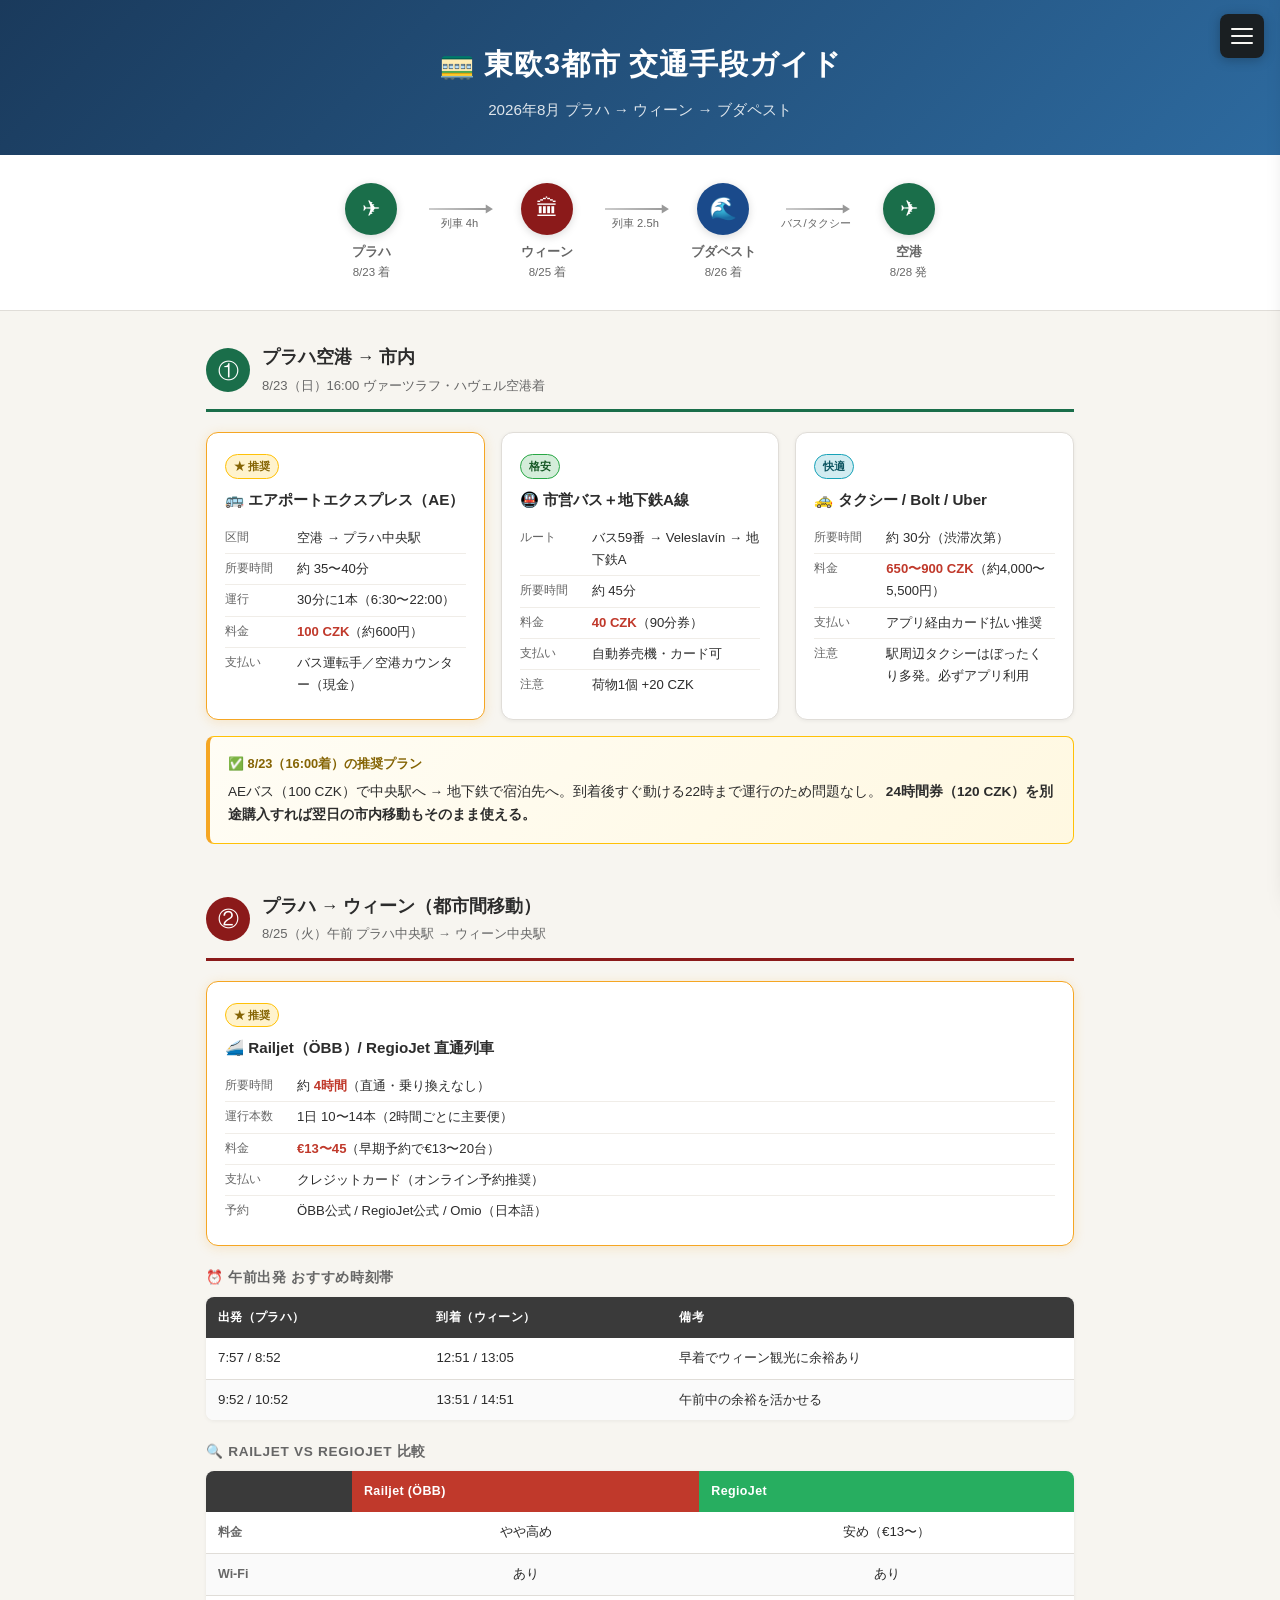
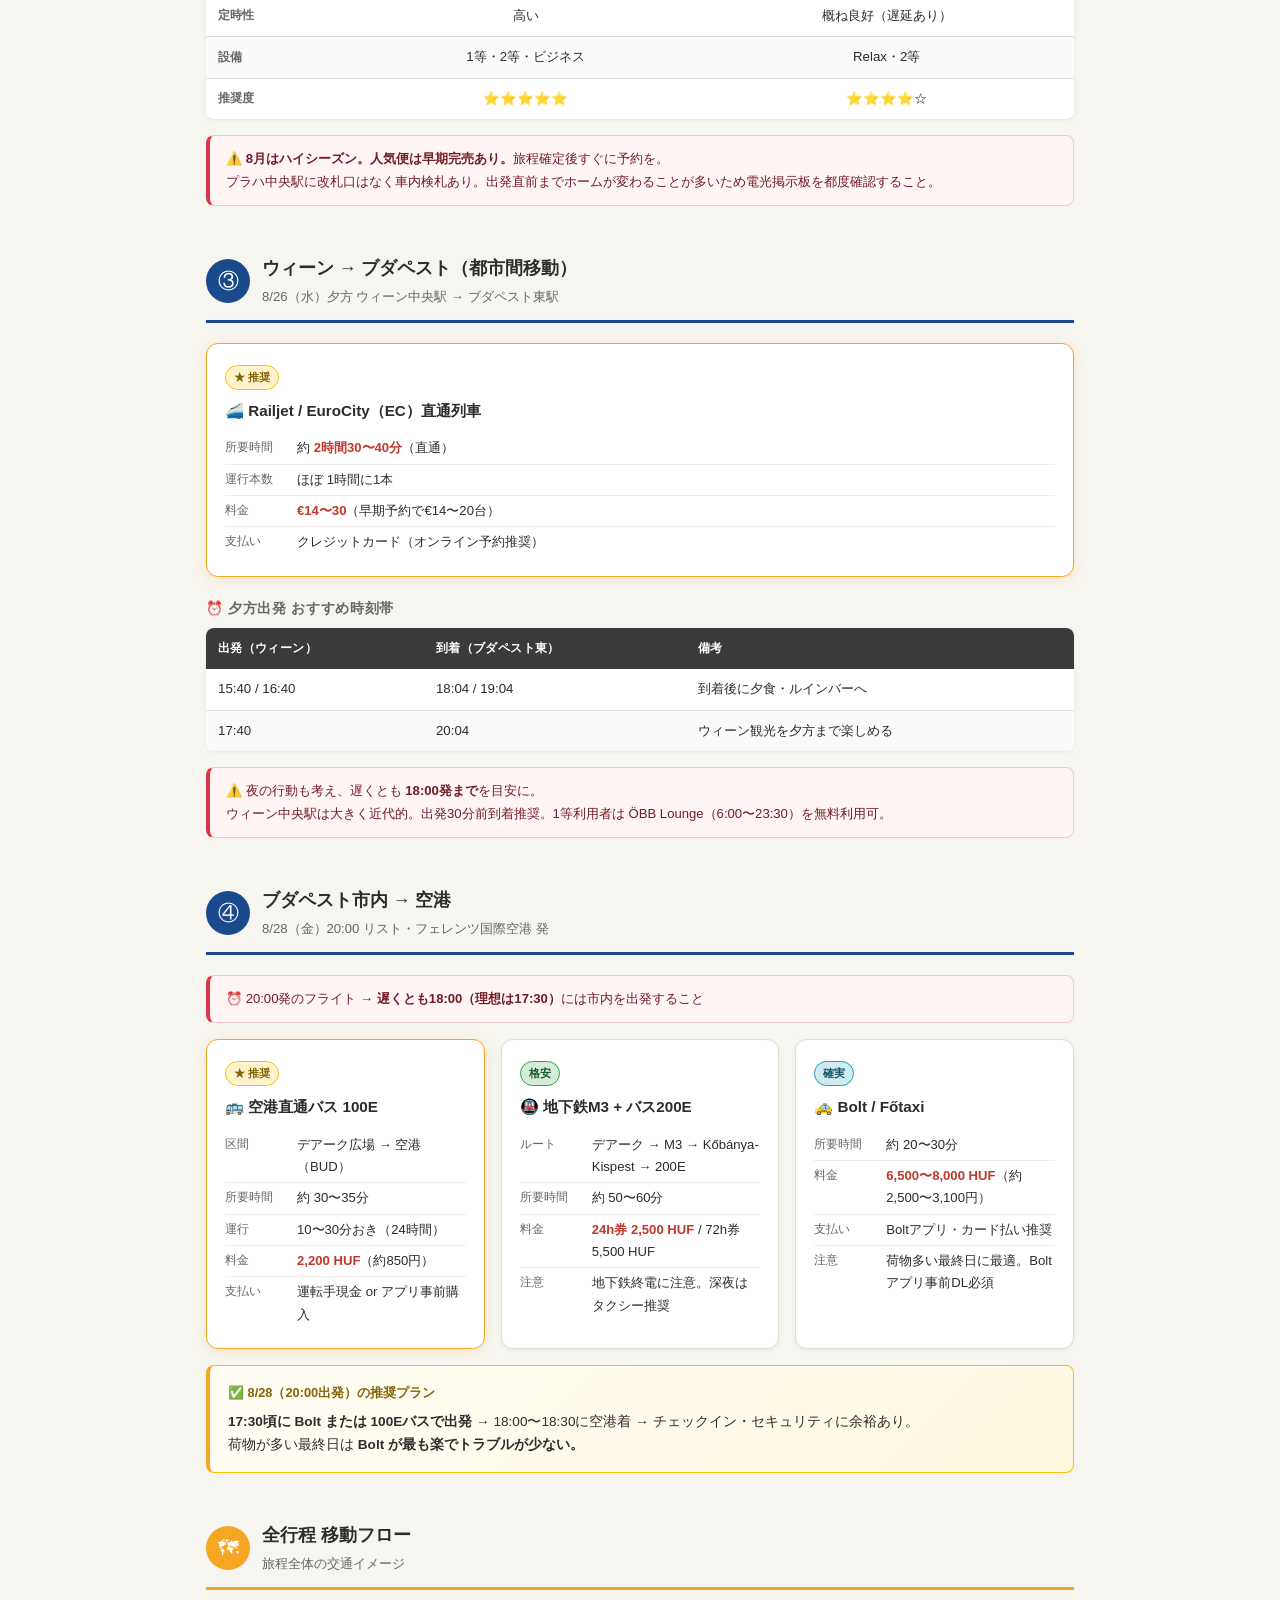
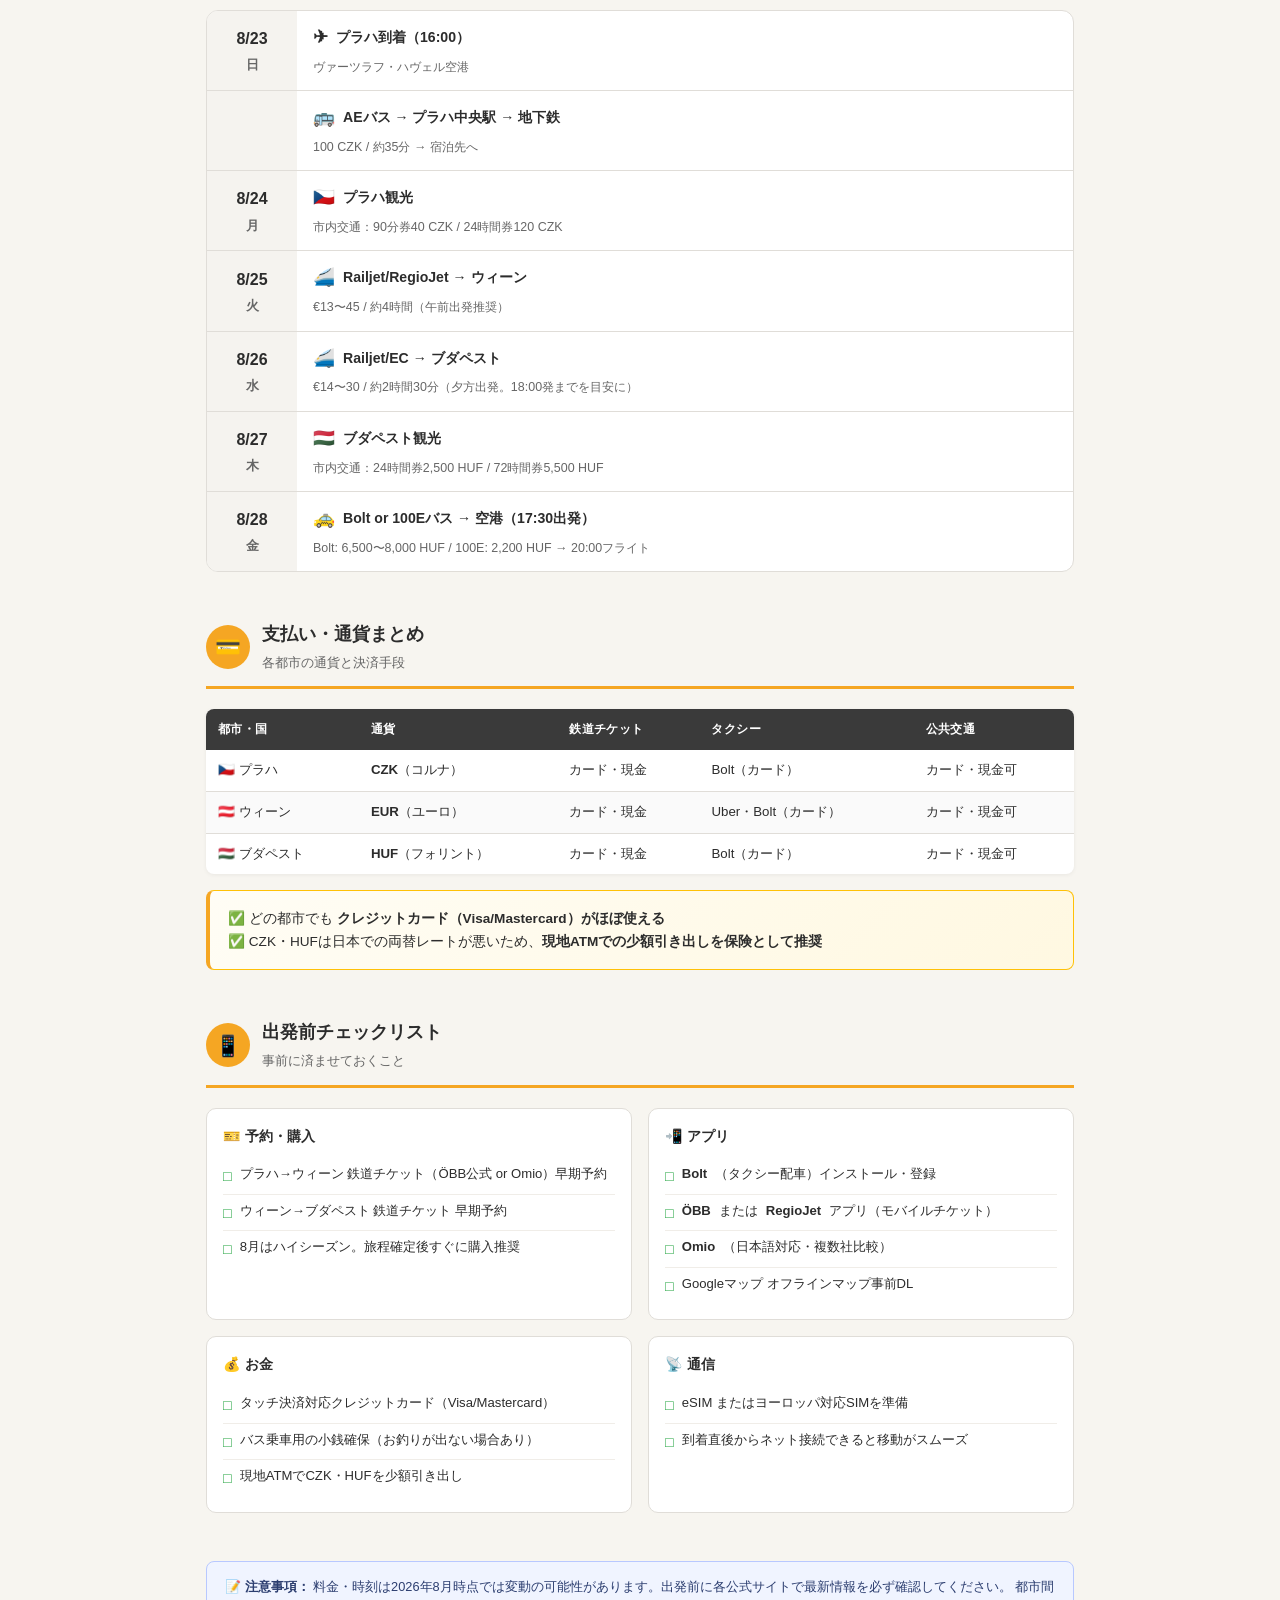
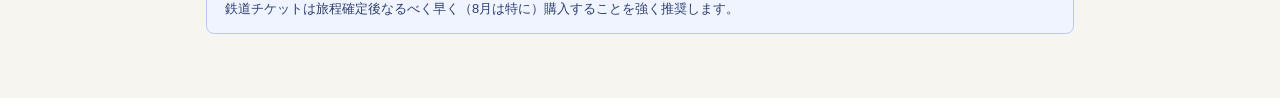
<file: transportation_guide.html>
<!DOCTYPE html>
<html lang="ja">
<head>
  <meta charset="UTF-8">
  <meta name="viewport" content="width=device-width, initial-scale=1.0">
  <title>東欧3都市 交通手段ガイド 2026年8月</title>
  <style>
    :root {
      --prague: #1a6e4a;
      --vienna: #8b1a1a;
      --budapest: #1a4a8b;
      --accent: #f5a623;
      --bg: #f7f5f0;
      --card: #ffffff;
      --text: #2c2c2c;
      --muted: #666;
      --border: #e0ddd8;
    }

    * { box-sizing: border-box; margin: 0; padding: 0; }

    body {
      font-family: 'Helvetica Neue', 'Hiragino Sans', 'Meiryo', sans-serif;
      background: var(--bg);
      color: var(--text);
      line-height: 1.7;
    }

    /* ─── Header ─────────────────────────────── */
    header {
      background: linear-gradient(135deg, #1a3a5c 0%, #2d6a9f 100%);
      color: white;
      padding: 40px 24px 32px;
      text-align: center;
    }
    header h1 { font-size: 1.8rem; font-weight: 700; letter-spacing: 0.03em; }
    header p  { margin-top: 8px; font-size: 0.95rem; opacity: 0.85; }

    /* ─── Journey Timeline ────────────────────── */
    .timeline {
      display: flex;
      justify-content: center;
      align-items: center;
      flex-wrap: wrap;
      gap: 0;
      padding: 28px 16px;
      background: white;
      border-bottom: 1px solid var(--border);
    }
    .timeline-city {
      display: flex;
      flex-direction: column;
      align-items: center;
      min-width: 100px;
    }
    .city-dot {
      width: 52px; height: 52px;
      border-radius: 50%;
      display: flex; align-items: center; justify-content: center;
      font-size: 1.4rem;
      box-shadow: 0 2px 8px rgba(0,0,0,0.15);
    }
    .city-dot.prague  { background: var(--prague); color: white; }
    .city-dot.vienna  { background: var(--vienna); color: white; }
    .city-dot.budapest{ background: var(--budapest); color: white; }
    .city-label { font-size: 0.8rem; font-weight: 600; margin-top: 6px; color: var(--muted); }
    .city-date  { font-size: 0.72rem; color: var(--muted); }

    .timeline-arrow {
      display: flex;
      flex-direction: column;
      align-items: center;
      padding: 0 8px;
      margin-bottom: 24px;
    }
    .arrow-line {
      width: 60px; height: 2px;
      background: linear-gradient(90deg, #ccc, #999);
      position: relative;
    }
    .arrow-line::after {
      content: '▶';
      position: absolute;
      right: -6px; top: -8px;
      font-size: 0.7rem; color: #999;
    }
    .arrow-label { font-size: 0.7rem; color: var(--muted); white-space: nowrap; margin-top: 4px; }

    /* ─── Container ───────────────────────────── */
    .container { max-width: 900px; margin: 0 auto; padding: 32px 16px 64px; }

    /* ─── Section ─────────────────────────────── */
    .section { margin-bottom: 48px; }
    .section-header {
      display: flex;
      align-items: center;
      gap: 12px;
      margin-bottom: 20px;
      padding-bottom: 12px;
      border-bottom: 3px solid;
    }
    .section-header.prague  { border-color: var(--prague); }
    .section-header.vienna  { border-color: var(--vienna); }
    .section-header.budapest{ border-color: var(--budapest); }
    .section-header.multi   { border-color: var(--accent); }

    .section-icon {
      width: 44px; height: 44px;
      border-radius: 50%;
      display: flex; align-items: center; justify-content: center;
      font-size: 1.3rem; flex-shrink: 0;
    }
    .section-icon.prague  { background: var(--prague); color: white; }
    .section-icon.vienna  { background: var(--vienna); color: white; }
    .section-icon.budapest{ background: var(--budapest); color: white; }
    .section-icon.multi   { background: var(--accent); color: white; }

    .section-title h2 { font-size: 1.1rem; font-weight: 700; }
    .section-title p  { font-size: 0.82rem; color: var(--muted); margin-top: 2px; }

    /* ─── Route Cards ─────────────────────────── */
    .route-grid {
      display: grid;
      grid-template-columns: repeat(auto-fit, minmax(260px, 1fr));
      gap: 16px;
      margin-bottom: 16px;
    }
    .route-card {
      background: var(--card);
      border: 1px solid var(--border);
      border-radius: 12px;
      padding: 18px;
      position: relative;
      box-shadow: 0 1px 4px rgba(0,0,0,0.06);
    }
    .route-card.recommended { border-color: var(--accent); box-shadow: 0 2px 12px rgba(245,166,35,0.2); }

    .badge {
      display: inline-block;
      font-size: 0.68rem;
      font-weight: 700;
      padding: 2px 8px;
      border-radius: 20px;
      margin-bottom: 8px;
    }
    .badge.rec   { background: #fff3cd; color: #856404; border: 1px solid #ffc107; }
    .badge.cheap { background: #d4edda; color: #155724; border: 1px solid #28a745; }
    .badge.easy  { background: #d1ecf1; color: #0c5460; border: 1px solid #17a2b8; }

    .route-name { font-size: 0.95rem; font-weight: 700; margin-bottom: 10px; }

    .route-info { list-style: none; }
    .route-info li {
      display: flex;
      font-size: 0.82rem;
      padding: 4px 0;
      border-bottom: 1px solid #f0ede8;
    }
    .route-info li:last-child { border-bottom: none; }
    .route-info .label {
      width: 72px; flex-shrink: 0;
      color: var(--muted); font-size: 0.75rem;
    }
    .route-info .value { font-weight: 500; }
    .route-info .value strong { color: #c0392b; }

    /* ─── Recommend Box ───────────────────────── */
    .recommend-box {
      background: linear-gradient(135deg, #fffdf5, #fff8e1);
      border: 1px solid #ffc107;
      border-left: 4px solid var(--accent);
      border-radius: 8px;
      padding: 16px 18px;
      margin-top: 12px;
      font-size: 0.85rem;
    }
    .recommend-box .rec-title {
      font-size: 0.8rem; font-weight: 700;
      color: #856404; margin-bottom: 6px;
    }

    /* ─── Warning Box ─────────────────────────── */
    .warn-box {
      background: #fff5f5;
      border: 1px solid #f5c6cb;
      border-left: 4px solid #dc3545;
      border-radius: 8px;
      padding: 12px 16px;
      font-size: 0.82rem;
      margin-top: 12px;
      color: #721c24;
    }

    /* ─── Timetable ────────────────────────────── */
    .timetable-title {
      font-size: 0.85rem; font-weight: 700;
      margin: 20px 0 8px;
      color: var(--muted);
      text-transform: uppercase;
      letter-spacing: 0.05em;
    }

    /* ─── Table ───────────────────────────────── */
    .styled-table {
      width: 100%;
      border-collapse: collapse;
      font-size: 0.83rem;
      background: var(--card);
      border-radius: 8px;
      overflow: hidden;
      box-shadow: 0 1px 4px rgba(0,0,0,0.06);
      margin-bottom: 16px;
    }
    .styled-table th {
      background: #3a3a3a;
      color: white;
      padding: 10px 12px;
      text-align: left;
      font-size: 0.78rem;
      font-weight: 600;
      letter-spacing: 0.03em;
    }
    .styled-table td {
      padding: 9px 12px;
      border-bottom: 1px solid var(--border);
    }
    .styled-table tr:last-child td { border-bottom: none; }
    .styled-table tr:nth-child(even) td { background: #fafafa; }

    /* ─── Compare Table ───────────────────────── */
    .compare-table th.obb  { background: #c0392b; }
    .compare-table th.rgj  { background: #27ae60; }
    .compare-table td { text-align: center; }
    .compare-table td:first-child { text-align: left; font-weight: 600; color: var(--muted); font-size: 0.78rem; }

    /* ─── Checklist ───────────────────────────── */
    .checklist-grid {
      display: grid;
      grid-template-columns: 1fr 1fr;
      gap: 16px;
    }
    @media (max-width: 600px) { .checklist-grid { grid-template-columns: 1fr; } }

    .checklist-card {
      background: var(--card);
      border: 1px solid var(--border);
      border-radius: 10px;
      padding: 16px;
    }
    .checklist-card h3 { font-size: 0.88rem; font-weight: 700; margin-bottom: 10px; }
    .checklist-card ul { list-style: none; }
    .checklist-card li {
      font-size: 0.82rem;
      padding: 5px 0;
      border-bottom: 1px solid #f0ede8;
      display: flex;
      align-items: flex-start;
      gap: 8px;
    }
    .checklist-card li:last-child { border-bottom: none; }
    .check-icon { flex-shrink: 0; margin-top: 1px; color: #28a745; font-size: 0.9rem; }

    /* ─── Overview Flow ───────────────────────── */
    .flow {
      display: flex;
      flex-direction: column;
      gap: 0;
      background: var(--card);
      border: 1px solid var(--border);
      border-radius: 12px;
      overflow: hidden;
    }
    .flow-item {
      display: flex;
      align-items: stretch;
      border-bottom: 1px solid var(--border);
    }
    .flow-item:last-child { border-bottom: none; }
    .flow-date {
      width: 90px; flex-shrink: 0;
      background: #f5f3ef;
      display: flex; flex-direction: column;
      align-items: center; justify-content: center;
      padding: 12px 8px;
      font-size: 0.8rem; font-weight: 700; text-align: center;
      color: var(--muted); gap: 2px;
    }
    .flow-date span { font-size: 1rem; color: var(--text); }
    .flow-body { flex: 1; padding: 12px 16px; }
    .flow-transport {
      display: flex; align-items: center; gap: 8px;
      font-size: 0.88rem; font-weight: 600; margin-bottom: 4px;
    }
    .flow-transport .t-icon { font-size: 1.1rem; }
    .flow-detail { font-size: 0.78rem; color: var(--muted); }
    .flow-arrow-row {
      display: flex; align-items: center;
      padding: 6px 0 6px 90px;
      border-bottom: 1px solid var(--border);
    }
    .flow-arrow-row .a-line {
      width: 3px; height: 28px;
      background: linear-gradient(180deg, #ccc, #888);
      margin-left: 44px;
    }

    /* ─── Footer ──────────────────────────────── */
    .note-box {
      background: #f0f4ff;
      border: 1px solid #b8c8ff;
      border-radius: 8px;
      padding: 14px 18px;
      font-size: 0.8rem;
      color: #2c3e70;
      margin-top: 32px;
    }

    /* ─── Responsive ──────────────────────────── */
    @media (max-width: 600px) {
      header h1 { font-size: 1.3rem; }
      .route-grid { grid-template-columns: 1fr; }
      .timeline-arrow .arrow-line { width: 36px; }
    }
  </style>
</head>
<body>

<!-- ===== HEADER ============================= -->
<header>
  <h1>🚃 東欧3都市 交通手段ガイド</h1>
  <p>2026年8月 プラハ → ウィーン → ブダペスト</p>
</header>

<!-- ===== TIMELINE ========================== -->
<div class="timeline">
  <div class="timeline-city">
    <div class="city-dot prague">✈</div>
    <div class="city-label">プラハ</div>
    <div class="city-date">8/23 着</div>
  </div>
  <div class="timeline-arrow">
    <div class="arrow-line"></div>
    <div class="arrow-label">列車 4h</div>
  </div>
  <div class="timeline-city">
    <div class="city-dot vienna">🏛</div>
    <div class="city-label">ウィーン</div>
    <div class="city-date">8/25 着</div>
  </div>
  <div class="timeline-arrow">
    <div class="arrow-line"></div>
    <div class="arrow-label">列車 2.5h</div>
  </div>
  <div class="timeline-city">
    <div class="city-dot budapest">🌊</div>
    <div class="city-label">ブダペスト</div>
    <div class="city-date">8/26 着</div>
  </div>
  <div class="timeline-arrow">
    <div class="arrow-line"></div>
    <div class="arrow-label">バス/タクシー</div>
  </div>
  <div class="timeline-city">
    <div class="city-dot prague">✈</div>
    <div class="city-label">空港</div>
    <div class="city-date">8/28 発</div>
  </div>
</div>

<!-- ===== MAIN =============================== -->
<div class="container">

  <!-- ① プラハ空港→市内 -->
  <div class="section">
    <div class="section-header prague">
      <div class="section-icon prague">①</div>
      <div class="section-title">
        <h2>プラハ空港 → 市内</h2>
        <p>8/23（日）16:00 ヴァーツラフ・ハヴェル空港着</p>
      </div>
    </div>

    <div class="route-grid">
      <!-- Route A -->
      <div class="route-card recommended">
        <span class="badge rec">★ 推奨</span>
        <div class="route-name">🚌 エアポートエクスプレス（AE）</div>
        <ul class="route-info">
          <li><span class="label">区間</span><span class="value">空港 → プラハ中央駅</span></li>
          <li><span class="label">所要時間</span><span class="value">約 35〜40分</span></li>
          <li><span class="label">運行</span><span class="value">30分に1本（6:30〜22:00）</span></li>
          <li><span class="label">料金</span><span class="value"><strong>100 CZK</strong>（約600円）</span></li>
          <li><span class="label">支払い</span><span class="value">バス運転手／空港カウンター（現金）</span></li>
        </ul>
      </div>

      <!-- Route B -->
      <div class="route-card">
        <span class="badge cheap">格安</span>
        <div class="route-name">🚇 市営バス＋地下鉄A線</div>
        <ul class="route-info">
          <li><span class="label">ルート</span><span class="value">バス59番 → Veleslavín → 地下鉄A</span></li>
          <li><span class="label">所要時間</span><span class="value">約 45分</span></li>
          <li><span class="label">料金</span><span class="value"><strong>40 CZK</strong>（90分券）</span></li>
          <li><span class="label">支払い</span><span class="value">自動券売機・カード可</span></li>
          <li><span class="label">注意</span><span class="value">荷物1個 +20 CZK</span></li>
        </ul>
      </div>

      <!-- Route C -->
      <div class="route-card">
        <span class="badge easy">快適</span>
        <div class="route-name">🚕 タクシー / Bolt / Uber</div>
        <ul class="route-info">
          <li><span class="label">所要時間</span><span class="value">約 30分（渋滞次第）</span></li>
          <li><span class="label">料金</span><span class="value"><strong>650〜900 CZK</strong>（約4,000〜5,500円）</span></li>
          <li><span class="label">支払い</span><span class="value">アプリ経由カード払い推奨</span></li>
          <li><span class="label">注意</span><span class="value">駅周辺タクシーはぼったくり多発。必ずアプリ利用</span></li>
        </ul>
      </div>
    </div>

    <div class="recommend-box">
      <div class="rec-title">✅ 8/23（16:00着）の推奨プラン</div>
      AEバス（100 CZK）で中央駅へ → 地下鉄で宿泊先へ。到着後すぐ動ける22時まで運行のため問題なし。
      <strong>24時間券（120 CZK）を別途購入すれば翌日の市内移動もそのまま使える。</strong>
    </div>
  </div>

  <!-- ② プラハ→ウィーン -->
  <div class="section">
    <div class="section-header vienna">
      <div class="section-icon vienna">②</div>
      <div class="section-title">
        <h2>プラハ → ウィーン（都市間移動）</h2>
        <p>8/25（火）午前 プラハ中央駅 → ウィーン中央駅</p>
      </div>
    </div>

    <div class="route-card recommended" style="margin-bottom:16px;">
      <span class="badge rec">★ 推奨</span>
      <div class="route-name">🚄 Railjet（ÖBB）/ RegioJet 直通列車</div>
      <ul class="route-info">
        <li><span class="label">所要時間</span><span class="value">約 <strong>4時間</strong>（直通・乗り換えなし）</span></li>
        <li><span class="label">運行本数</span><span class="value">1日 10〜14本（2時間ごとに主要便）</span></li>
        <li><span class="label">料金</span><span class="value"><strong>€13〜45</strong>（早期予約で€13〜20台）</span></li>
        <li><span class="label">支払い</span><span class="value">クレジットカード（オンライン予約推奨）</span></li>
        <li><span class="label">予約</span><span class="value">ÖBB公式 / RegioJet公式 / Omio（日本語）</span></li>
      </ul>
    </div>

    <div class="timetable-title">⏰ 午前出発 おすすめ時刻帯</div>
    <table class="styled-table">
      <thead>
        <tr><th>出発（プラハ）</th><th>到着（ウィーン）</th><th>備考</th></tr>
      </thead>
      <tbody>
        <tr><td>7:57 / 8:52</td><td>12:51 / 13:05</td><td>早着でウィーン観光に余裕あり</td></tr>
        <tr><td>9:52 / 10:52</td><td>13:51 / 14:51</td><td>午前中の余裕を活かせる</td></tr>
      </tbody>
    </table>

    <div class="timetable-title">🔍 Railjet vs RegioJet 比較</div>
    <table class="styled-table compare-table">
      <thead>
        <tr><th></th><th class="obb">Railjet (ÖBB)</th><th class="rgj">RegioJet</th></tr>
      </thead>
      <tbody>
        <tr><td>料金</td><td>やや高め</td><td>安め（€13〜）</td></tr>
        <tr><td>Wi-Fi</td><td>あり</td><td>あり</td></tr>
        <tr><td>定時性</td><td>高い</td><td>概ね良好（遅延あり）</td></tr>
        <tr><td>設備</td><td>1等・2等・ビジネス</td><td>Relax・2等</td></tr>
        <tr><td>推奨度</td><td>⭐⭐⭐⭐⭐</td><td>⭐⭐⭐⭐☆</td></tr>
      </tbody>
    </table>

    <div class="warn-box">
      ⚠️ <strong>8月はハイシーズン。人気便は早期完売あり。</strong>旅程確定後すぐに予約を。<br>
      プラハ中央駅に改札口はなく車内検札あり。出発直前までホームが変わることが多いため電光掲示板を都度確認すること。
    </div>
  </div>

  <!-- ③ ウィーン→ブダペスト -->
  <div class="section">
    <div class="section-header budapest">
      <div class="section-icon budapest">③</div>
      <div class="section-title">
        <h2>ウィーン → ブダペスト（都市間移動）</h2>
        <p>8/26（水）夕方 ウィーン中央駅 → ブダペスト東駅</p>
      </div>
    </div>

    <div class="route-card recommended" style="margin-bottom:16px;">
      <span class="badge rec">★ 推奨</span>
      <div class="route-name">🚄 Railjet / EuroCity（EC）直通列車</div>
      <ul class="route-info">
        <li><span class="label">所要時間</span><span class="value">約 <strong>2時間30〜40分</strong>（直通）</span></li>
        <li><span class="label">運行本数</span><span class="value">ほぼ 1時間に1本</span></li>
        <li><span class="label">料金</span><span class="value"><strong>€14〜30</strong>（早期予約で€14〜20台）</span></li>
        <li><span class="label">支払い</span><span class="value">クレジットカード（オンライン予約推奨）</span></li>
      </ul>
    </div>

    <div class="timetable-title">⏰ 夕方出発 おすすめ時刻帯</div>
    <table class="styled-table">
      <thead>
        <tr><th>出発（ウィーン）</th><th>到着（ブダペスト東）</th><th>備考</th></tr>
      </thead>
      <tbody>
        <tr><td>15:40 / 16:40</td><td>18:04 / 19:04</td><td>到着後に夕食・ルインバーへ</td></tr>
        <tr><td>17:40</td><td>20:04</td><td>ウィーン観光を夕方まで楽しめる</td></tr>
      </tbody>
    </table>

    <div class="warn-box">
      ⚠️ 夜の行動も考え、遅くとも <strong>18:00発まで</strong>を目安に。<br>
      ウィーン中央駅は大きく近代的。出発30分前到着推奨。1等利用者は ÖBB Lounge（6:00〜23:30）を無料利用可。
    </div>
  </div>

  <!-- ④ ブダペスト→空港 -->
  <div class="section">
    <div class="section-header budapest">
      <div class="section-icon budapest">④</div>
      <div class="section-title">
        <h2>ブダペスト市内 → 空港</h2>
        <p>8/28（金）20:00 リスト・フェレンツ国際空港 発</p>
      </div>
    </div>

    <div class="warn-box" style="margin-bottom:16px;">
      ⏰ 20:00発のフライト → <strong>遅くとも18:00（理想は17:30）</strong>には市内を出発すること
    </div>

    <div class="route-grid">
      <!-- Route A -->
      <div class="route-card recommended">
        <span class="badge rec">★ 推奨</span>
        <div class="route-name">🚌 空港直通バス 100E</div>
        <ul class="route-info">
          <li><span class="label">区間</span><span class="value">デアーク広場 → 空港（BUD）</span></li>
          <li><span class="label">所要時間</span><span class="value">約 30〜35分</span></li>
          <li><span class="label">運行</span><span class="value">10〜30分おき（24時間）</span></li>
          <li><span class="label">料金</span><span class="value"><strong>2,200 HUF</strong>（約850円）</span></li>
          <li><span class="label">支払い</span><span class="value">運転手現金 or アプリ事前購入</span></li>
        </ul>
      </div>

      <!-- Route B -->
      <div class="route-card">
        <span class="badge cheap">格安</span>
        <div class="route-name">🚇 地下鉄M3 + バス200E</div>
        <ul class="route-info">
          <li><span class="label">ルート</span><span class="value">デアーク → M3 → Kőbánya-Kispest → 200E</span></li>
          <li><span class="label">所要時間</span><span class="value">約 50〜60分</span></li>
          <li><span class="label">料金</span><span class="value"><strong>24h券 2,500 HUF</strong> / 72h券 5,500 HUF</span></li>
          <li><span class="label">注意</span><span class="value">地下鉄終電に注意。深夜はタクシー推奨</span></li>
        </ul>
      </div>

      <!-- Route C -->
      <div class="route-card">
        <span class="badge easy">確実</span>
        <div class="route-name">🚕 Bolt / Főtaxi</div>
        <ul class="route-info">
          <li><span class="label">所要時間</span><span class="value">約 20〜30分</span></li>
          <li><span class="label">料金</span><span class="value"><strong>6,500〜8,000 HUF</strong>（約2,500〜3,100円）</span></li>
          <li><span class="label">支払い</span><span class="value">Boltアプリ・カード払い推奨</span></li>
          <li><span class="label">注意</span><span class="value">荷物多い最終日に最適。Boltアプリ事前DL必須</span></li>
        </ul>
      </div>
    </div>

    <div class="recommend-box">
      <div class="rec-title">✅ 8/28（20:00出発）の推奨プラン</div>
      <strong>17:30頃に Bolt または 100Eバスで出発</strong> → 18:00〜18:30に空港着 → チェックイン・セキュリティに余裕あり。<br>
      荷物が多い最終日は <strong>Bolt が最も楽でトラブルが少ない。</strong>
    </div>
  </div>

  <!-- 全体フロー -->
  <div class="section">
    <div class="section-header multi">
      <div class="section-icon multi">🗺</div>
      <div class="section-title">
        <h2>全行程 移動フロー</h2>
        <p>旅程全体の交通イメージ</p>
      </div>
    </div>

    <div class="flow">
      <div class="flow-item">
        <div class="flow-date"><span>8/23</span>日</div>
        <div class="flow-body">
          <div class="flow-transport"><span class="t-icon">✈</span> プラハ到着（16:00）</div>
          <div class="flow-detail">ヴァーツラフ・ハヴェル空港</div>
        </div>
      </div>
      <div class="flow-item">
        <div class="flow-date"><span></span></div>
        <div class="flow-body">
          <div class="flow-transport"><span class="t-icon">🚌</span> AEバス → プラハ中央駅 → 地下鉄</div>
          <div class="flow-detail">100 CZK / 約35分 → 宿泊先へ</div>
        </div>
      </div>
      <div class="flow-item">
        <div class="flow-date"><span>8/24</span>月</div>
        <div class="flow-body">
          <div class="flow-transport"><span class="t-icon">🇨🇿</span> プラハ観光</div>
          <div class="flow-detail">市内交通：90分券40 CZK / 24時間券120 CZK</div>
        </div>
      </div>
      <div class="flow-item">
        <div class="flow-date"><span>8/25</span>火</div>
        <div class="flow-body">
          <div class="flow-transport"><span class="t-icon">🚄</span> Railjet/RegioJet → ウィーン</div>
          <div class="flow-detail">€13〜45 / 約4時間（午前出発推奨）</div>
        </div>
      </div>
      <div class="flow-item">
        <div class="flow-date"><span>8/26</span>水</div>
        <div class="flow-body">
          <div class="flow-transport"><span class="t-icon">🚄</span> Railjet/EC → ブダペスト</div>
          <div class="flow-detail">€14〜30 / 約2時間30分（夕方出発。18:00発までを目安に）</div>
        </div>
      </div>
      <div class="flow-item">
        <div class="flow-date"><span>8/27</span>木</div>
        <div class="flow-body">
          <div class="flow-transport"><span class="t-icon">🇭🇺</span> ブダペスト観光</div>
          <div class="flow-detail">市内交通：24時間券2,500 HUF / 72時間券5,500 HUF</div>
        </div>
      </div>
      <div class="flow-item">
        <div class="flow-date"><span>8/28</span>金</div>
        <div class="flow-body">
          <div class="flow-transport"><span class="t-icon">🚕</span> Bolt or 100Eバス → 空港（17:30出発）</div>
          <div class="flow-detail">Bolt: 6,500〜8,000 HUF / 100E: 2,200 HUF → 20:00フライト</div>
        </div>
      </div>
    </div>
  </div>

  <!-- 支払い・通貨 -->
  <div class="section">
    <div class="section-header multi">
      <div class="section-icon multi">💳</div>
      <div class="section-title">
        <h2>支払い・通貨まとめ</h2>
        <p>各都市の通貨と決済手段</p>
      </div>
    </div>

    <table class="styled-table">
      <thead>
        <tr><th>都市・国</th><th>通貨</th><th>鉄道チケット</th><th>タクシー</th><th>公共交通</th></tr>
      </thead>
      <tbody>
        <tr>
          <td>🇨🇿 プラハ</td>
          <td><strong>CZK</strong>（コルナ）</td>
          <td>カード・現金</td>
          <td>Bolt（カード）</td>
          <td>カード・現金可</td>
        </tr>
        <tr>
          <td>🇦🇹 ウィーン</td>
          <td><strong>EUR</strong>（ユーロ）</td>
          <td>カード・現金</td>
          <td>Uber・Bolt（カード）</td>
          <td>カード・現金可</td>
        </tr>
        <tr>
          <td>🇭🇺 ブダペスト</td>
          <td><strong>HUF</strong>（フォリント）</td>
          <td>カード・現金</td>
          <td>Bolt（カード）</td>
          <td>カード・現金可</td>
        </tr>
      </tbody>
    </table>

    <div class="recommend-box">
      ✅ どの都市でも <strong>クレジットカード（Visa/Mastercard）がほぼ使える</strong><br>
      ✅ CZK・HUFは日本での両替レートが悪いため、<strong>現地ATMでの少額引き出しを保険として推奨</strong>
    </div>
  </div>

  <!-- 事前準備チェックリスト -->
  <div class="section">
    <div class="section-header multi">
      <div class="section-icon multi">📱</div>
      <div class="section-title">
        <h2>出発前チェックリスト</h2>
        <p>事前に済ませておくこと</p>
      </div>
    </div>

    <div class="checklist-grid">
      <div class="checklist-card">
        <h3>🎫 予約・購入</h3>
        <ul>
          <li><span class="check-icon">□</span>プラハ→ウィーン 鉄道チケット（ÖBB公式 or Omio）早期予約</li>
          <li><span class="check-icon">□</span>ウィーン→ブダペスト 鉄道チケット 早期予約</li>
          <li><span class="check-icon">□</span>8月はハイシーズン。旅程確定後すぐに購入推奨</li>
        </ul>
      </div>
      <div class="checklist-card">
        <h3>📲 アプリ</h3>
        <ul>
          <li><span class="check-icon">□</span><strong>Bolt</strong>（タクシー配車）インストール・登録</li>
          <li><span class="check-icon">□</span><strong>ÖBB</strong> または <strong>RegioJet</strong> アプリ（モバイルチケット）</li>
          <li><span class="check-icon">□</span><strong>Omio</strong>（日本語対応・複数社比較）</li>
          <li><span class="check-icon">□</span>Googleマップ オフラインマップ事前DL</li>
        </ul>
      </div>
      <div class="checklist-card">
        <h3>💰 お金</h3>
        <ul>
          <li><span class="check-icon">□</span>タッチ決済対応クレジットカード（Visa/Mastercard）</li>
          <li><span class="check-icon">□</span>バス乗車用の小銭確保（お釣りが出ない場合あり）</li>
          <li><span class="check-icon">□</span>現地ATMでCZK・HUFを少額引き出し</li>
        </ul>
      </div>
      <div class="checklist-card">
        <h3>📡 通信</h3>
        <ul>
          <li><span class="check-icon">□</span>eSIM またはヨーロッパ対応SIMを準備</li>
          <li><span class="check-icon">□</span>到着直後からネット接続できると移動がスムーズ</li>
        </ul>
      </div>
    </div>
  </div>

  <!-- 注意書き -->
  <div class="note-box">
    📝 <strong>注意事項：</strong>
    料金・時刻は2026年8月時点では変動の可能性があります。出発前に各公式サイトで最新情報を必ず確認してください。
    都市間鉄道チケットは旅程確定後なるべく早く（8月は特に）購入することを強く推奨します。
  </div>

</div><!-- /container -->

<script src="nav-menu.js"></script>
</body>
</html>
</file>
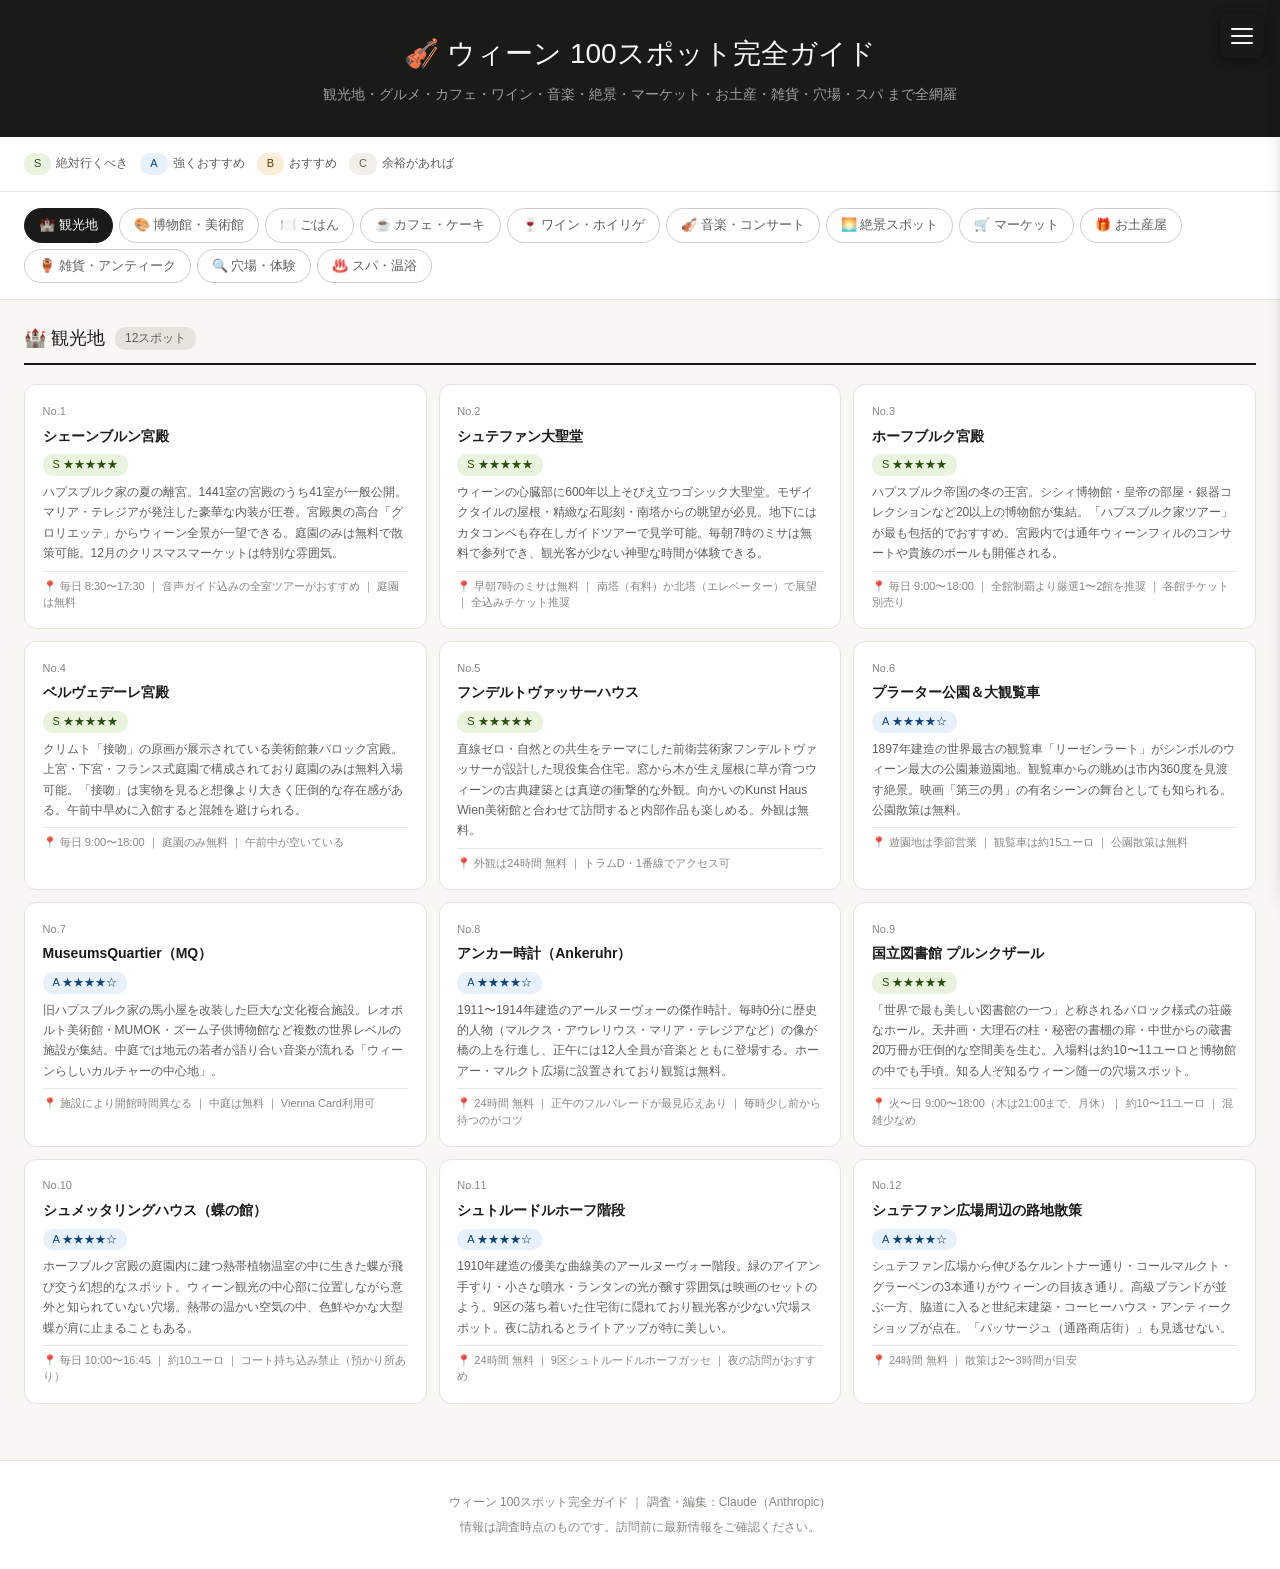
<file: vienna_100_spots.html>
<!DOCTYPE html>
<html lang="ja">
<head>
<meta charset="UTF-8">
<meta name="viewport" content="width=device-width, initial-scale=1.0">
<title>ウィーン 100スポット完全ガイド</title>
<link rel="stylesheet" href="style.css">
</head>
<body>
<script>fetch('nav-menu.html').then(r=>r.text()).then(h=>{var d=document.createElement('div');d.innerHTML=h;document.body.prepend(d);});</script>
<header>
  <h1>🎻 ウィーン 100スポット完全ガイド</h1>
  <p>観光地・グルメ・カフェ・ワイン・音楽・絶景・マーケット・お土産・雑貨・穴場・スパ まで全網羅</p>
</header>
<div class="legend">
  <div class="leg"><span class="leg-dot rec-s">S</span> 絶対行くべき</div>
  <div class="leg"><span class="leg-dot rec-a">A</span> 強くおすすめ</div>
  <div class="leg"><span class="leg-dot rec-b">B</span> おすすめ</div>
  <div class="leg"><span class="leg-dot rec-c">C</span> 余裕があれば</div>
</div>
<div class="tabs">
  <div class="tab active" onclick="show('kanko',this)">🏰 観光地</div>
  <div class="tab" onclick="show('museum',this)">🎨 博物館・美術館</div>
  <div class="tab" onclick="show('gohan',this)">🍽️ ごはん</div>
  <div class="tab" onclick="show('cafe',this)">☕ カフェ・ケーキ</div>
  <div class="tab" onclick="show('wine',this)">🍷 ワイン・ホイリゲ</div>
  <div class="tab" onclick="show('music',this)">🎻 音楽・コンサート</div>
  <div class="tab" onclick="show('view',this)">🌅 絶景スポット</div>
  <div class="tab" onclick="show('market',this)">🛒 マーケット</div>
  <div class="tab" onclick="show('souvenir',this)">🎁 お土産屋</div>
  <div class="tab" onclick="show('zakka',this)">🏺 雑貨・アンティーク</div>
  <div class="tab" onclick="show('hidden',this)">🔍 穴場・体験</div>
  <div class="tab" onclick="show('spa',this)">♨️ スパ・温浴</div>
</div>

<div class="cat-section active" id="kanko">
<div class="cat-header"><span class="cat-label">🏰 観光地</span><span class="cat-count">12スポット</span></div>
<div class="grid">
<div class="card"><div class="card-top"><span class="spot-num">No.1</span></div><div class="spot-name">シェーンブルン宮殿</div><div class="rec-badge rec-s">S ★★★★★</div><div class="desc">ハプスブルク家の夏の離宮。1441室の宮殿のうち41室が一般公開。マリア・テレジアが発注した豪華な内装が圧巻。宮殿奥の高台「グロリエッテ」からウィーン全景が一望できる。庭園のみは無料で散策可能。12月のクリスマスマーケットは特別な雰囲気。</div><div class="tip">📍 毎日 8:30〜17:30 ｜ 音声ガイド込みの全室ツアーがおすすめ ｜ 庭園は無料</div></div>
<div class="card"><div class="card-top"><span class="spot-num">No.2</span></div><div class="spot-name">シュテファン大聖堂</div><div class="rec-badge rec-s">S ★★★★★</div><div class="desc">ウィーンの心臓部に600年以上そびえ立つゴシック大聖堂。モザイクタイルの屋根・精緻な石彫刻・南塔からの眺望が必見。地下にはカタコンベも存在しガイドツアーで見学可能。毎朝7時のミサは無料で参列でき、観光客が少ない神聖な時間が体験できる。</div><div class="tip">📍 早朝7時のミサは無料 ｜ 南塔（有料）か北塔（エレベーター）で展望 ｜ 全込みチケット推奨</div></div>
<div class="card"><div class="card-top"><span class="spot-num">No.3</span></div><div class="spot-name">ホーフブルク宮殿</div><div class="rec-badge rec-s">S ★★★★★</div><div class="desc">ハプスブルク帝国の冬の王宮。シシィ博物館・皇帝の部屋・銀器コレクションなど20以上の博物館が集結。「ハプスブルク家ツアー」が最も包括的でおすすめ。宮殿内では通年ウィーンフィルのコンサートや貴族のボールも開催される。</div><div class="tip">📍 毎日 9:00〜18:00 ｜ 全館制覇より厳選1〜2館を推奨 ｜ 各館チケット別売り</div></div>
<div class="card"><div class="card-top"><span class="spot-num">No.4</span></div><div class="spot-name">ベルヴェデーレ宮殿</div><div class="rec-badge rec-s">S ★★★★★</div><div class="desc">クリムト「接吻」の原画が展示されている美術館兼バロック宮殿。上宮・下宮・フランス式庭園で構成されており庭園のみは無料入場可能。「接吻」は実物を見ると想像より大きく圧倒的な存在感がある。午前中早めに入館すると混雑を避けられる。</div><div class="tip">📍 毎日 9:00〜18:00 ｜ 庭園のみ無料 ｜ 午前中が空いている</div></div>
<div class="card"><div class="card-top"><span class="spot-num">No.5</span></div><div class="spot-name">フンデルトヴァッサーハウス</div><div class="rec-badge rec-s">S ★★★★★</div><div class="desc">直線ゼロ・自然との共生をテーマにした前衛芸術家フンデルトヴァッサーが設計した現役集合住宅。窓から木が生え屋根に草が育つウィーンの古典建築とは真逆の衝撃的な外観。向かいのKunst Haus Wien美術館と合わせて訪問すると内部作品も楽しめる。外観は無料。</div><div class="tip">📍 外観は24時間 無料 ｜ トラムD・1番線でアクセス可</div></div>
<div class="card"><div class="card-top"><span class="spot-num">No.6</span></div><div class="spot-name">プラーター公園＆大観覧車</div><div class="rec-badge rec-a">A ★★★★☆</div><div class="desc">1897年建造の世界最古の観覧車「リーゼンラート」がシンボルのウィーン最大の公園兼遊園地。観覧車からの眺めは市内360度を見渡す絶景。映画「第三の男」の有名シーンの舞台としても知られる。公園散策は無料。</div><div class="tip">📍 遊園地は季節営業 ｜ 観覧車は約15ユーロ ｜ 公園散策は無料</div></div>
<div class="card"><div class="card-top"><span class="spot-num">No.7</span></div><div class="spot-name">MuseumsQuartier（MQ）</div><div class="rec-badge rec-a">A ★★★★☆</div><div class="desc">旧ハプスブルク家の馬小屋を改装した巨大な文化複合施設。レオポルト美術館・MUMOK・ズーム子供博物館など複数の世界レベルの施設が集結。中庭では地元の若者が語り合い音楽が流れる「ウィーンらしいカルチャーの中心地」。</div><div class="tip">📍 施設により開館時間異なる ｜ 中庭は無料 ｜ Vienna Card利用可</div></div>
<div class="card"><div class="card-top"><span class="spot-num">No.8</span></div><div class="spot-name">アンカー時計（Ankeruhr）</div><div class="rec-badge rec-a">A ★★★★☆</div><div class="desc">1911〜1914年建造のアールヌーヴォーの傑作時計。毎時0分に歴史的人物（マルクス・アウレリウス・マリア・テレジアなど）の像が橋の上を行進し、正午には12人全員が音楽とともに登場する。ホーアー・マルクト広場に設置されており観覧は無料。</div><div class="tip">📍 24時間 無料 ｜ 正午のフルパレードが最見応えあり ｜ 毎時少し前から待つのがコツ</div></div>
<div class="card"><div class="card-top"><span class="spot-num">No.9</span></div><div class="spot-name">国立図書館 プルンクザール</div><div class="rec-badge rec-s">S ★★★★★</div><div class="desc">「世界で最も美しい図書館の一つ」と称されるバロック様式の荘厳なホール。天井画・大理石の柱・秘密の書棚の扉・中世からの蔵書20万冊が圧倒的な空間美を生む。入場料は約10〜11ユーロと博物館の中でも手頃。知る人ぞ知るウィーン随一の穴場スポット。</div><div class="tip">📍 火〜日 9:00〜18:00（木は21:00まで、月休）｜ 約10〜11ユーロ ｜ 混雑少なめ</div></div>
<div class="card"><div class="card-top"><span class="spot-num">No.10</span></div><div class="spot-name">シュメッタリングハウス（蝶の館）</div><div class="rec-badge rec-a">A ★★★★☆</div><div class="desc">ホーフブルク宮殿の庭園内に建つ熱帯植物温室の中に生きた蝶が飛び交う幻想的なスポット。ウィーン観光の中心部に位置しながら意外と知られていない穴場。熱帯の温かい空気の中、色鮮やかな大型蝶が肩に止まることもある。</div><div class="tip">📍 毎日 10:00〜16:45 ｜ 約10ユーロ ｜ コート持ち込み禁止（預かり所あり）</div></div>
<div class="card"><div class="card-top"><span class="spot-num">No.11</span></div><div class="spot-name">シュトルードルホーフ階段</div><div class="rec-badge rec-a">A ★★★★☆</div><div class="desc">1910年建造の優美な曲線美のアールヌーヴォー階段。緑のアイアン手すり・小さな噴水・ランタンの光が醸す雰囲気は映画のセットのよう。9区の落ち着いた住宅街に隠れており観光客が少ない穴場スポット。夜に訪れるとライトアップが特に美しい。</div><div class="tip">📍 24時間 無料 ｜ 9区シュトルードルホーフガッセ ｜ 夜の訪問がおすすめ</div></div>
<div class="card"><div class="card-top"><span class="spot-num">No.12</span></div><div class="spot-name">シュテファン広場周辺の路地散策</div><div class="rec-badge rec-a">A ★★★★☆</div><div class="desc">シュテファン広場から伸びるケルントナー通り・コールマルクト・グラーベンの3本通りがウィーンの目抜き通り。高級ブランドが並ぶ一方、脇道に入ると世紀末建築・コーヒーハウス・アンティークショップが点在。「パッサージュ（通路商店街）」も見逃せない。</div><div class="tip">📍 24時間 無料 ｜ 散策は2〜3時間が目安</div></div>
</div>
</div>

<div class="cat-section" id="museum">
<div class="cat-header"><span class="cat-label">🎨 博物館・美術館</span><span class="cat-count">10スポット</span></div>
<div class="grid">
<div class="card"><div class="card-top"><span class="spot-num">No.13</span></div><div class="spot-name">美術史美術館（KHM）</div><div class="rec-badge rec-s">S ★★★★★</div><div class="desc">ラファエロ・フェルメール・ブリューゲル・ルーベンスらの傑作を所蔵するウィーン随一の美術館（評価4.8）。建物自体が宮殿のような豪華さで、内部のカフェは「世界最美のカフェ」とも称される。最低でも半日以上を確保したい。木曜は21時まで開館。</div><div class="tip">📍 火〜日 10:00〜18:00（木〜21:00、月休）｜ 入場24ユーロ</div></div>
<div class="card"><div class="card-top"><span class="spot-num">No.14</span></div><div class="spot-name">アルベルティーナ</div><div class="rec-badge rec-s">S ★★★★★</div><div class="desc">モネ・ピカソ・クリムト・デガ・デューラーらの作品を所蔵（評価4.7）。ウィーン中心部のオペラ座のすぐそばに位置しアクセスも抜群。水・金は21時まで開館しており、夕方以降に空いた時間に訪問できる便利さも高評価。特別展の質が常に高い。</div><div class="tip">📍 毎日 10:00〜18:00（水金〜21:00）｜ 入場約17ユーロ</div></div>
<div class="card"><div class="card-top"><span class="spot-num">No.15</span></div><div class="spot-name">自然史博物館（NHM）</div><div class="rec-badge rec-a">A ★★★★☆</div><div class="desc">KHMと双子の建物に入る自然史博物館（評価4.8）。世界最古の女性像「ヴィレンドルフのヴィーナス」や隕石コレクションが圧倒的。鉱石・化石・動物標本のコレクションは規模が世界レベル。水曜は21時まで開館しており夜間入場も可能。</div><div class="tip">📍 毎日 9:00〜18:00（水〜21:00、火休）｜ Vienna Passで入場可</div></div>
<div class="card"><div class="card-top"><span class="spot-num">No.16</span></div><div class="spot-name">レオポルト美術館（MQ内）</div><div class="rec-badge rec-a">A ★★★★☆</div><div class="desc">エゴン・シーレとグスタフ・クリムトの作品を世界最多レベルで所蔵する美術館。クリムト「死と生」などの代表作も収蔵。シーレの表現主義の生々しい作品は衝撃的で感情を揺さぶる。ウィーン世紀末美術を深く体験したい人に必訪。</div><div class="tip">📍 毎日 10:00〜18:00（木〜21:00）｜ MQ内の複数館との組み合わせチケットがお得</div></div>
<div class="card"><div class="card-top"><span class="spot-num">No.17</span></div><div class="spot-name">Kunst Haus Wien（フンデルトヴァッサー美術館）</div><div class="rec-badge rec-a">A ★★★★☆</div><div class="desc">フンデルトヴァッサー自身が設計した美術館。建物の床が波打ち、柱が樹木に覆われる「フンデルトヴァッサーの哲学」を体感できる空間。彼の生涯と作品を複数フロアで展示。中心部から少し外れているため観光客が少なく、ゆっくり鑑賞できる穴場美術館。</div><div class="tip">📍 毎日 10:00〜18:00 ｜ フンデルトヴァッサーハウス訪問とセットで</div></div>
<div class="card"><div class="card-top"><span class="spot-num">No.18</span></div><div class="spot-name">アルベルティーナ・モダン</div><div class="rec-badge rec-b">B ★★★☆☆</div><div class="desc">カールスプラッツにある現代アート専門のアルベルティーナの別館（評価4.5）。マリーナ・アブラモヴィッチの回顧展など常に注目度の高い企画展を開催。建物内部のゴシック的な空間も見応えがある。</div><div class="tip">📍 毎日 10:00〜18:00 ｜ カールスプラッツ駅近く</div></div>
<div class="card"><div class="card-top"><span class="spot-num">No.19</span></div><div class="spot-name">タイム・トラベル・ウィーン</div><div class="rec-badge rec-b">B ★★★☆☆</div><div class="desc">ウィーンの歴史を5D映画・VR・等身大の蝋人形で体験できるインタラクティブ歴史ミュージアム（評価4.6）。ローマ時代〜現代まで9つのステーション。子連れ・歴史初学者に特においすすめ。所要約1時間。</div><div class="tip">📍 毎日 10:00〜20:00 ｜ ステファン広場徒歩圏 ｜ 所要約1時間</div></div>
<div class="card"><div class="card-top"><span class="spot-num">No.20</span></div><div class="spot-name">3D PicArt Museum Vienna</div><div class="rec-badge rec-b">B ★★★☆☆</div><div class="desc">だまし絵・光学錯視・3Dアートが体験できる参加型ミュージアム（評価4.6）。家族・カップルに高評価。所要約90分。カールスプラッツ近くに位置し観光の合間に立ち寄りやすい。</div><div class="tip">📍 毎日 10:00〜19:00 ｜ 靴下必着（なければ受付で購入可）｜ 所要約90分</div></div>
<div class="card"><div class="card-top"><span class="spot-num">No.21</span></div><div class="spot-name">ウィーン世紀末様式巡り（ゼツェッシオン等）</div><div class="rec-badge rec-a">A ★★★★☆</div><div class="desc">クリムト・シーレ・ワーグナーらが活躍したウィーン世紀末の建築・美術を巡る自由散策コース。ゼツェッシオン・カールス教会・リンク通りの宮殿群など、歩くだけでウィーン黄金期の文化を感じられる。</div><div class="tip">📍 歩いて巡れる ｜ ゼツェッシオン入場約7ユーロ ｜ 「ウィーン・ミュージアムカード」活用を</div></div>
<div class="card"><div class="card-top"><span class="spot-num">No.22</span></div><div class="spot-name">シュテファン大聖堂 カタコンベツアー</div><div class="rec-badge rec-a">A ★★★★☆</div><div class="desc">シュテファン大聖堂の地下に広がるカタコンベはガイドツアーでのみ見学できる。ハプスブルク家の内臓が納められた壺・中世のペスト死者の遺骨・歴史的な墓地が並ぶ薄暗い空間は圧倒的な歴史の重さを体感できる唯一無二の体験。</div><div class="tip">📍 毎日 10:00〜11:30、13:30〜16:30 ｜ ガイドツアーのみ ｜ 大聖堂含む全込みチケット推奨</div></div>
</div>
</div>

<div class="cat-section" id="gohan">
<div class="cat-header"><span class="cat-label">🍽️ ごはん</span><span class="cat-count">12スポット</span></div>
<div class="grid">
<div class="card"><div class="card-top"><span class="spot-num">No.23</span></div><div class="spot-name">SIXTA（モダンオーストリア料理）</div><div class="rec-badge rec-s">S ★★★★★</div><div class="desc">評価4.9のウィーン最高評価レストランのひとつ。伝統的なオーストリア料理を現代的にアレンジしつつも「家に帰ってきたような温かさ」の接客が評判。「レストランに行くのではなく、友人の家を訪問するようだった」という口コミが象徴的。誕生日など特別な夜に最適。</div><div class="tip">📍 水〜日 18:00〜深夜0時（月火休）｜ 事前予約必須 ｜ 5区シェーンブルナー通り</div></div>
<div class="card"><div class="card-top"><span class="spot-num">No.24</span></div><div class="spot-name">Bauernbräu（地ビールと本格オーストリア料理）</div><div class="rec-badge rec-s">S ★★★★★</div><div class="desc">評価4.8の自家醸造ビールを提供する伝統的なオーストリア料理レストラン。ウィーナー・シュニッツェル・ワイルドイノシシのラグー・カーゼシュペッツレが絶品。「本物のウィーンのレストランを探していた人に最高の答え」と評されるほど本物感がある。</div><div class="tip">📍 月〜土 17:00〜23:00 ｜ 日 12:00〜23:00 ｜ 6区グンペンドルファー通り</div></div>
<div class="card"><div class="card-top"><span class="spot-num">No.25</span></div><div class="spot-name">Huth Gastwirtschaft（伝統食堂）</div><div class="rec-badge rec-s">S ★★★★★</div><div class="desc">評価4.6の本物のウィーン郷土料理の名店。「ゲコヒターターフェルシュピッツ（牛の煮込み）」と豚のクラクリング入り餃子が看板料理。「今まで食べた中でトップ3に入るレストラン」という絶賛口コミが多数。</div><div class="tip">📍 毎日 12:00〜23:00 ｜ 要予約推奨 ｜ 1区シェリンガッセ</div></div>
<div class="card"><div class="card-top"><span class="spot-num">No.26</span></div><div class="spot-name">Schnitzel One（コスパ最高のシュニッツェル）</div><div class="rec-badge rec-s">S ★★★★★</div><div class="desc">評価4.8のウィーン最高評価シュニッツェル専門店のひとつ。牛・鶏・豚の3種類から選べ、キュウリのヨーグルトサラダとの組み合わせが絶妙。「フィグルミュラーの行列に並ぶより断然いい」という口コミが多数。</div><div class="tip">📍 毎日 11:00〜22:00 ｜ 1区ノイアーマルクト ｜ 予約不要で入りやすい</div></div>
<div class="card"><div class="card-top"><span class="spot-num">No.27</span></div><div class="spot-name">Griechenbeisl（1447年創業の老舗）</div><div class="rec-badge rec-a">A ★★★★☆</div><div class="desc">ウィーン最古のレストランのひとつ（1447年創業、評価4.5）。モーツァルト・ベートーヴェン・シューベルトらが訪れた歴史ある場所で、壁には著名人のサインが飾られている。ライブ音楽とともに本格シュニッツェル・鴨のローストが楽しめる。</div><div class="tip">📍 月〜木 14:00〜23:00 ｜ 金〜日 12:00〜23:00 ｜ 要予約推奨</div></div>
<div class="card"><div class="card-top"><span class="spot-num">No.28</span></div><div class="spot-name">Restaurant Vienne / OnurChefs</div><div class="rec-badge rec-a">A ★★★★☆</div><div class="desc">評価4.8のウィーン中心部の高品質レストラン。アングス牛ロースト・豚メダリオン・ザッハートルテが絶品。ウェイターの接客レベルが特に高く評価され「旅行中に会った中で最高のウェイター」という口コミも。</div><div class="tip">📍 毎日 10:30〜23:00 ｜ 1区フライシュマルクト</div></div>
<div class="card"><div class="card-top"><span class="spot-num">No.29</span></div><div class="spot-name">Reinthaler's Beisl（地元密着の食堂）</div><div class="rec-badge rec-a">A ★★★★☆</div><div class="desc">旧市街中心部にありながら地元民に愛われる本物のウィーン食堂（評価4.5）。シュニッツェル・牛レバースープで人気の行列店。行列覚悟で訪れる価値がある本物のウィーンのビジネスランチ文化を体験できる。</div><div class="tip">📍 毎日 11:00〜23:00 ｜ 1区ドロテーアガッセ ｜ 行列あり覚悟を</div></div>
<div class="card"><div class="card-top"><span class="spot-num">No.30</span></div><div class="spot-name">Zum weißen Rauchfangkehrer（煙突掃除人）</div><div class="rec-badge rec-a">A ★★★★☆</div><div class="desc">「白い煙突掃除人」という名前を持つ伝統的なウィーン料理店（評価4.4）。スタッフの衣装・アンティークなインテリア・ピアノ演奏が織りなす19世紀のウィーンにタイムスリップしたような雰囲気が特徴。無料のスープ・各種パンなど付け合わせが豪華。</div><div class="tip">📍 毎日 12:00〜深夜0時 ｜ ピアノ室の席は予約を ｜ 1区ヴァイブルガッセ</div></div>
<div class="card"><div class="card-top"><span class="spot-num">No.31</span></div><div class="spot-name">Glasswing Restaurant（ファインダイニング）</div><div class="rec-badge rec-a">A ★★★★☆</div><div class="desc">評価4.9のウィーン新進気鋭のファインダイニング。オーストリア料理にフランスの影響を加えた7コース・テイスティングメニューが圧巻。「ミシュランの星を取るべき実力」との口コミも。モクテルの充実が特に評価されている。</div><div class="tip">📍 火〜土 18:00〜23:00（月日休）｜ 完全予約制 ｜ 1区ケルントナーリング</div></div>
<div class="card"><div class="card-top"><span class="spot-num">No.32</span></div><div class="spot-name">NENI am Naschmarkt（中東料理）</div><div class="rec-badge rec-a">A ★★★★☆</div><div class="desc">ナッシュマルクット内にある人気の中東料理レストラン（評価4.3）。エルサレムプレート・クナーフェ（デザート）が特に絶賛される。「今まで食べたなかで最高のクナーフェ」という口コミが多数。ナッシュマルクット観光のランチとして最適。</div><div class="tip">📍 月〜土 8:00〜23:00 ｜ 日 9:00〜21:00 ｜ 現金のみ</div></div>
<div class="card"><div class="card-top"><span class="spot-num">No.33</span></div><div class="spot-name">Lugeck（モダンシュニッツェル）</div><div class="rec-badge rec-b">B ★★★☆☆</div><div class="desc">フィグルミュラーの行列を避けたいときの穴場的シュニッツェル店（評価4.3）。高い天井・モダンなデザイン・圧倒的なポテトサラダが高評価。「フィグルミュラーと比べても遜色ない」という口コミが多い。旧市街中心部に位置しアクセスも良好。</div><div class="tip">📍 毎日 11:30〜深夜0時 ｜ 1区ルゲック ｜ 行列なしで入れることが多い</div></div>
<div class="card"><div class="card-top"><span class="spot-num">No.34</span></div><div class="spot-name">ウィーナー・シュニッツェル文化</div><div class="rec-badge rec-a">A ★★★★☆</div><div class="desc">ウィーンの国民食「ウィーナー・シュニッツェル」は必ず一度は食べるべき一皿。本物は仔牛肉（ヴィール）を薄く叩いてパン粉で揚げたもの。付け合わせのポテトサラダ（ウィーン風）とレモンの組み合わせが完璧。Schnitzel One・Huth・Griechenbeisl・Lugeckのどれかで体験を。</div><div class="tip">📍 価格目安 15〜25ユーロ ｜ 「Wiener Schnitzel vom Kalb」と書いてあれば本物の仔牛肉</div></div>
</div>
</div>

<div class="cat-section" id="cafe">
<div class="cat-header"><span class="cat-label">☕ カフェ・ケーキ</span><span class="cat-count">10スポット</span></div>
<div class="grid">
<div class="card"><div class="card-top"><span class="spot-num">No.35</span></div><div class="spot-name">Café Fokus（スペシャルティコーヒー）</div><div class="rec-badge rec-s">S ★★★★★</div><div class="desc">評価4.9のウィーン最高評価スペシャルティコーヒーショップ。コロンビア産などの希少豆を自家焙煎し丁寧にドリップで提供。「ウィーンで本当に良いコーヒーを飲める数少ない場所」と常連客が語る。ジャズ音楽・居心地のいい空間・オーナーの温かさも含めて完璧。</div><div class="tip">📍 火〜金 7:30〜16:00 ｜ 土日 9:00〜16:00（月休）｜ 2区クライネ・ファールガッセ</div></div>
<div class="card"><div class="card-top"><span class="spot-num">No.36</span></div><div class="spot-name">The Truth（バスクチーズケーキの名店）</div><div class="rec-badge rec-s">S ★★★★★</div><div class="desc">評価4.8の路地裏に佇む小さなカフェ。「ウィーンで食べた中で最高のチーズケーキ」という口コミが絶えず、バスクチーズケーキ目当てのリピーターが多い。マッチャも本格的で高評価。二度三度と通いたくなる。</div><div class="tip">📍 月〜金 9:30〜17:30 ｜ 土日 9:30〜18:00 ｜ 1区ヴォルツァイレ</div></div>
<div class="card"><div class="card-top"><span class="spot-num">No.37</span></div><div class="spot-name">Fenster Café（コーン型カプチーノ）</div><div class="rec-badge rec-a">A ★★★★☆</div><div class="desc">チョコレートでコーティングされたワッフルコーンにカプチーノを注ぐという映えるコンセプトカフェ（評価4.7）。「一杯ごとにチョコが溶けてコーヒーに混じる」という体験が唯一無二。ウィーン最古の飲食店「グリーヘンバイスル」の横路地に位置する。</div><div class="tip">📍 毎日 8:00〜20:00 ｜ 1区グリーヘンガッセ ｜ 1杯12〜18ユーロ</div></div>
<div class="card"><div class="card-top"><span class="spot-num">No.38</span></div><div class="spot-name">Demel（皇室御用達の老舗菓子店）</div><div class="rec-badge rec-a">A ★★★★☆</div><div class="desc">1786年創業の宮廷御用達ケーキ屋（評価4.2）。「アンナ・デメル・ケーキ」「カイザーシュマーン（皇帝のパンケーキ）」「アインシュペンナー（ウィーン伝統コーヒー）」が名物。店内は19世紀のウィーン宮廷に迷い込んだような空間。</div><div class="tip">📍 毎日 10:00〜19:00 ｜ 1区コールマルクト ｜ カイザーシュマーンは必食</div></div>
<div class="card"><div class="card-top"><span class="spot-num">No.39</span></div><div class="spot-name">Café Landtmann（フロイトゆかりのカフェ）</div><div class="rec-badge rec-a">A ★★★★☆</div><div class="desc">ジークムント・フロイトやグスタフ・マーラーが通ったウィーン王道の伝統コーヒーハウス（評価4.4）。「アルテス・ウィーン（旧ウィーン）」の雰囲気を体感できる。サービスは専門的でやや形式的だが、それがウィーンのコーヒーハウス文化そのもの。</div><div class="tip">📍 毎日 7:30〜深夜0時 ｜ 1区ウニベルジテーツリング ｜ 予約可</div></div>
<div class="card"><div class="card-top"><span class="spot-num">No.40</span></div><div class="spot-name">Café Schwarzenberg（リングシュトラーセのカフェ）</div><div class="rec-badge rec-b">B ★★★☆☆</div><div class="desc">ウィーンのメインストリート「リングシュトラーセ」沿いの古典的なウィーンコーヒーハウス（評価4.2）。グラーシュ・シュニッツェル・アップルシュトルーデルなどウィーンの定番食が楽しめる。「旧ウィーンの空気感を感じながらコーヒーを飲み、人々を眺める時間」の体験として価値がある。</div><div class="tip">📍 月〜金 7:30〜23:30 ｜ 土日 8:30〜23:30 ｜ 1区ケルントナーリング</div></div>
<div class="card"><div class="card-top"><span class="spot-num">No.41</span></div><div class="spot-name">BERT COFFEE & MATCHA</div><div class="rec-badge rec-a">A ★★★★☆</div><div class="desc">評価4.7のシュヴェーデンプラッツ近くの姉弟が営む小さなカフェ。「ウィーンで本物のマッチャを出せる数少ない場所」と評される。公正な価格・丁寧なサービス・落ち着いた雰囲気が三拍子揃う。</div><div class="tip">📍 月〜金 8:30〜17:00 ｜ 土日 9:30〜17:00 ｜ 1区フライシュマルクト</div></div>
<div class="card"><div class="card-top"><span class="spot-num">No.42</span></div><div class="spot-name">The Good Coffee Society</div><div class="rec-badge rec-b">B ★★★☆☆</div><div class="desc">6区のスペシャルティコーヒーショップ（評価4.8）。ピスタチオチーズケーキとコーヒーの組み合わせが好評。オーナーがウィーンの観光アドバイスまでしてくれる温かいコーヒーショップ。「街の中心部から外れているが来る価値がある」という口コミが多い。</div><div class="tip">📍 月〜金 8:00〜17:30 ｜ 土 9:00〜18:00 ｜ 日 10:00〜17:00 ｜ 6区シュトゥンパーガッセ</div></div>
<div class="card"><div class="card-top"><span class="spot-num">No.43</span></div><div class="spot-name">ウィーンのコーヒーハウス文化（体験ガイド）</div><div class="rec-badge rec-s">S ★★★★★</div><div class="desc">ウィーンのコーヒーハウス文化はユネスコ無形文化遺産。「アインシュペンナー（ブラックコーヒーに生クリーム）」「メランジェ（カフェオレ）」が定番注文。ウィーン人はコーヒー1杯で何時間も新聞を読み過ごす文化があり、スタッフも急かさない。ゆっくりする権利が保証されている特別な空間。</div><div class="tip">📍 カフェ・ラントマン・カフェ・シュヴァルツェンベルクなどの老舗で体験を</div></div>
<div class="card"><div class="card-top"><span class="spot-num">No.44</span></div><div class="spot-name">ザッハートルテ（Sacher Torte）体験</div><div class="rec-badge rec-a">A ★★★★☆</div><div class="desc">ウィーン名物チョコレートケーキ「ザッハートルテ」は1832年発祥の伝統菓子。本家ホテル・ザッハーのカフェで食べるのが最も格式高いが混雑する。デメル・アルベルティーナのカフェでも正統派のザッハートルテが楽しめる。濃厚チョコとアプリコットジャムの層が特徴。</div><div class="tip">📍 ホテル・ザッハー：1区フィルハーモニカー通り ｜ 要混雑覚悟 ｜ 持ち帰り用木箱入りも人気土産</div></div>
</div>
</div>

<div class="cat-section" id="wine">
<div class="cat-header"><span class="cat-label">🍷 ワイン・ホイリゲ（Heuriger）</span><span class="cat-count">8スポット</span></div>
<div class="grid">
<div class="card"><div class="card-top"><span class="spot-num">No.45</span></div><div class="spot-name">Wine and Dough（評価5.0 ワインバー）</div><div class="rec-badge rec-s">S ★★★★★</div><div class="desc">Googleレビュー5.0（満点）の9区の隠れた宝石ワインバー。「生涯トップのワインバー」「ウィーンのワインをこれほど楽しめた場所はない」という絶賛の口コミが多数。イタリア人夫婦が営みソムリエの夫が小規模生産者のオーストリアワインを厳選。フォカッチャとのペアリングも評判。</div><div class="tip">📍 月・金 12:00〜22:00 ｜ 火〜木 15:00〜22:00（土日休）｜ 9区セルヴィテンガッセ</div></div>
<div class="card"><div class="card-top"><span class="spot-num">No.46</span></div><div class="spot-name">Vinum 1010（評価5.0 ウィーンワイン専門）</div><div class="rec-badge rec-s">S ★★★★★</div><div class="desc">評価5.0（満点）のウィーンワイン専門バー。「アレッサンドロが素晴らしいおすすめをしてくれた」「ウィーンに住んでいたらここが行きつけになる」という口コミが象徴的。グリューナー・ヴェルトリーナーなどオーストリア固有品種が揃う。試飲・購入もできる。</div><div class="tip">📍 火〜木 17:00〜23:00 ｜ 金土 15:00〜23:00 ｜ 日 15:00〜22:00（月休）</div></div>
<div class="card"><div class="card-top"><span class="spot-num">No.47</span></div><div class="spot-name">Müllers Heuriger（ウィーン郊外のホイリゲ）</div><div class="rec-badge rec-s">S ★★★★★</div><div class="desc">評価4.6の19区コーベンツルにある本格的なホイリゲ（農家のワイン酒場）。自家製ワインとオーストリア料理を秘密の庭のような空間で楽しめる。ウィーン市内のホイリゲの中でも「秘密の花園」と評される洗練された雰囲気。スタッフが英語対応してくれる点も高評価。</div><div class="tip">📍 木〜土 16:00〜22:00（月〜水、日休）｜ 19区コーベンツルガッセ ｜ バスでアクセス可</div></div>
<div class="card"><div class="card-top"><span class="spot-num">No.48</span></div><div class="spot-name">Die Buschenschenkerei（評価4.9 ブドウ畑ワイン酒場）</div><div class="rec-badge rec-a">A ★★★★☆</div><div class="desc">評価4.9の19区の丘の上のブドウ畑に建つ隠れ家ワイン酒場。「歌手のオーナーが歌い絶景を望みながら飲む体験は特別」という口コミが多い。現金のみ・土日のみ営業という制約があるが、訪れた人はその体験を絶賛する。</div><div class="tip">📍 土日 13:00〜20:00のみ ｜ 現金のみ ｜ 19区エロイカガッセ</div></div>
<div class="card"><div class="card-top"><span class="spot-num">No.49</span></div><div class="spot-name">Weinstube Josefstadt（8区の隠れ家ワインバー）</div><div class="rec-badge rec-a">A ★★★★☆</div><div class="desc">8区ヨゼフシュタット地区の地元民御用達ワインバー（評価4.4）。「かわいい隠れ家」「地元の人ばかりで本物の雰囲気」との口コミが多い。庭席が夏に特に人気で、小皿料理とともにオーストリアワインを楽しめる。現金のみ・予約推奨。</div><div class="tip">📍 毎日 15:00〜23:30 ｜ 現金のみ ｜ 8区ピアリステンガッセ ｜ 庭席は予約を</div></div>
<div class="card"><div class="card-top"><span class="spot-num">No.50</span></div><div class="spot-name">Weinorgel（深夜まで開くワインバー）</div><div class="rec-badge rec-a">A ★★★★☆</div><div class="desc">評価4.6の旧市街の路地にある活気あるワインバー。ピーナッツの殻を床に捨てるのが伝統で独自のノリがある。赤・白・スプリッツなど多種のオーストリアワインをグラスで楽しめる。「偶然見つけたが2夜連続で通った」という口コミが象徴する魅力的な一軒。</div><div class="tip">📍 毎日 16:00〜深夜2時（金土〜3時）｜ 1区ベッカーシュトラーセ</div></div>
<div class="card"><div class="card-top"><span class="spot-num">No.51</span></div><div class="spot-name">Buschenschank Windischbauer（ブドウ畑展望ワイン酒場）</div><div class="rec-badge rec-a">A ★★★★☆</div><div class="desc">評価4.6の19区の丘のブドウ畑に座る展望ワイン酒場。「ブドウの木の間に座りウィーン全体を見下ろしながら飲む」という体験は他にない。自然ワインを中心に赤・白・スパークリングが揃い、スタッフが丁寧に品種を説明してくれる。現金推奨。</div><div class="tip">📍 詳細は公式SNSで確認を ｜ 現金推奨 ｜ 19区ウィーン森エリア</div></div>
<div class="card"><div class="card-top"><span class="spot-num">No.52</span></div><div class="spot-name">ウィーンのホイリゲ文化（入門ガイド）</div><div class="rec-badge rec-a">A ★★★★☆</div><div class="desc">ウィーン独自の「ホイリゲ」とは農家が自家製の新ワインを販売する酒場。松の枝を入口に飾っている時だけ営業という伝統がある。グリューナー・ヴェルトリーナー（白）とブラウフレンキッシュ（赤）がオーストリアを代表する品種。ウィーンの山麓エリアに多く集まる。</div><div class="tip">📍 19区グリンツィング・ノイシュティフト地区に多数集まる ｜ U4ハイリゲンシュタット駅からバスで</div></div>
</div>
</div>

<div class="cat-section" id="music">
<div class="cat-header"><span class="cat-label">🎻 音楽・コンサート</span><span class="cat-count">7スポット</span></div>
<div class="grid">
<div class="card"><div class="card-top"><span class="spot-num">No.53</span></div><div class="spot-name">ウィーン国立歌劇場（Staatsoper）</div><div class="rec-badge rec-s">S ★★★★★</div><div class="desc">世界三大オペラ劇場の一つ。毎年9月〜6月のシーズン中はほぼ毎日異なる演目を上演。当日券や立ち席チケットは開演前に購入でき比較的安価（3〜10ユーロ）。バックステージツアーも毎日開催されており内部見学だけでも価値がある。</div><div class="tip">📍 当日の立ち席は開演80分前から販売 ｜ バックステージツアーは毎日開催 ｜ 1区オペルンリング</div></div>
<div class="card"><div class="card-top"><span class="spot-num">No.54</span></div><div class="spot-name">ムジークフェライン（Musikverein）</div><div class="rec-badge rec-s">S ★★★★★</div><div class="desc">世界最高の音響を誇るコンサートホール。ウィーンフィルのニューイヤーコンサートが毎年行われる「黄金の大ホール」が有名。一般コンサートも多数開催されており、チケットはオンラインで事前購入可能。内部見学ツアーも開催。</div><div class="tip">📍 シーズン中ほぼ毎日公演 ｜ 公式サイトで事前予約を ｜ 1区カールスプラッツ近く</div></div>
<div class="card"><div class="card-top"><span class="spot-num">No.55</span></div><div class="spot-name">モーツァルト・コンサート（宮殿内演奏会）</div><div class="rec-badge rec-a">A ★★★★☆</div><div class="desc">シェーンブルン宮殿・ホーフブルク宮殿・オランジェリー等でウィーンの衣装をまとった演奏者によるモーツァルト・シュトラウスのコンサートが毎晩開催。観光客向けではあるが、宮殿内という非日常的な空間での演奏は「一生に一度の体験」と多くの旅行者が語る。</div><div class="tip">📍 毎晩 20:15〜 ｜ ディナーセット券も人気 ｜ オンライン事前予約推奨</div></div>
<div class="card"><div class="card-top"><span class="spot-num">No.56</span></div><div class="spot-name">ウィーン少年合唱団（Wiener Sängerknaben）</div><div class="rec-badge rec-a">A ★★★★☆</div><div class="desc">世界最古の少年合唱団（1498年創設）の礼拝ミサは一般公開されている。チケットは事前購入が必要だが、宮廷礼拝堂でのミサは貴重な体験。旅行者の多くが「一生忘れない体験」と語る純粋な音楽の力を感じられる場。</div><div class="tip">📍 日曜礼拝ミサ 9:15〜（シーズン制）｜ 事前チケット購入必須 ｜ 9月〜6月シーズン</div></div>
<div class="card"><div class="card-top"><span class="spot-num">No.57</span></div><div class="spot-name">Kursalon Wien（ウィーンワルツ体験）</div><div class="rec-badge rec-b">B ★★★☆☆</div><div class="desc">シュタットパーク内のコンサートホールで、ヨハン・シュトラウスの像の前で毎晩ワルツコンサートが開催される。観光客向けではあるが、ウィーンワルツの軽快さと優雅さを体験できる手軽な選択肢。ディナーとのセット券も人気。</div><div class="tip">📍 毎晩（季節制）｜ オンライン事前予約推奨 ｜ 1区ヨハン＝シュトラウス通り</div></div>
<div class="card"><div class="card-top"><span class="spot-num">No.58</span></div><div class="spot-name">ウィーン・フォルクスオーパー（民衆歌劇場）</div><div class="rec-badge rec-b">B ★★★☆☆</div><div class="desc">国立歌劇場より手頃な価格でオペレッタ・ミュージカル・オペラを楽しめるカジュアルな歌劇場。チケットは10〜50ユーロ台と国立歌劇場より安く、若い観客も多くドレスコードも比較的緩い。</div><div class="tip">📍 9月〜6月シーズン ｜ 公式サイトで要事前予約 ｜ 9区ヴェーリンガー通り</div></div>
<div class="card"><div class="card-top"><span class="spot-num">No.59</span></div><div class="spot-name">シュタットパーク（市民公園）の野外音楽</div><div class="rec-badge rec-b">B ★★★☆☆</div><div class="desc">ヨハン・シュトラウス・モーツァルトらの像が立つ美しい公園。春〜夏は公園内でストリートミュージシャンや無料コンサートが開かれる。クルサロン・コンサートとセットで午後を過ごすコースが定番。</div><div class="tip">📍 24時間 無料 ｜ 春〜夏は野外コンサートあり ｜ Uバーン4号線シュタットパーク駅</div></div>
</div>
</div>

<div class="cat-section" id="view">
<div class="cat-header"><span class="cat-label">🌅 絶景スポット</span><span class="cat-count">6スポット</span></div>
<div class="grid">
<div class="card"><div class="card-top"><span class="spot-num">No.60</span></div><div class="spot-name">カーレンベルク展望台（Kahlenberg）</div><div class="rec-badge rec-s">S ★★★★★</div><div class="desc">標高484mのウィーンの丘から市内全体・ドナウ川・ブドウ畑・スロバキア国境まで一望できる360度パノラマ展望台（評価4.6）。朝や夕暮れ時が特に美しく、バスでアクセス可能。カーレンベルク教会・周辺ワイン酒場も合わせて訪問できる。ウィーン最高の展望スポット。</div><div class="tip">📍 24時間 無料 ｜ Uバーン4号線ハイリゲンシュタット駅からバス38Aで ｜ 所要約30分</div></div>
<div class="card"><div class="card-top"><span class="spot-num">No.61</span></div><div class="spot-name">コーベンツル展望台（Cobenzl Aussicht）</div><div class="rec-badge rec-s">S ★★★★★</div><div class="desc">評価4.7の落ち着いた雰囲気の展望スポット。カーレンベルクより観光客が少なく美しい全景が広がる。ホップオン・ホップオフバスでもアクセス可能。日没時間に訪れると息をのむ夕暮れ景色が体験できる。</div><div class="tip">📍 24時間 無料 ｜ 日没時が特に美しい ｜ 19区アム・コーベンツル</div></div>
<div class="card"><div class="card-top"><span class="spot-num">No.62</span></div><div class="spot-name">ドナウタワー展望台（Donauturm）</div><div class="rec-badge rec-a">A ★★★★☆</div><div class="desc">高さ252mのウィーン最高層展望タワー（評価4.6）。ドナウ川・ドナウ島・市内全景を360度見渡せる。回転バーカウンターが一周する間に夕暮れから夜景まで変化する景色が楽しめる。ウィーン市内からは少し離れているがその分空いている。</div><div class="tip">📍 毎日 10:00〜22:00 ｜ 22区ドナウトゥルムプラッツ ｜ 事前オンライン予約で行列スキップ可</div></div>
<div class="card"><div class="card-top"><span class="spot-num">No.63</span></div><div class="spot-name">シェーンブルン宮殿 グロリエッテ</div><div class="rec-badge rec-a">A ★★★★☆</div><div class="desc">シェーンブルン宮殿の奥の丘に立つ凱旋門風の建造物「グロリエッテ」からウィーン市内全景が望める。宮殿庭園を前景にシュテファン大聖堂の尖塔・ウィーンの街並みを一枚に収める写真が撮れる絶景スポット。庭園のみは無料で入れる。</div><div class="tip">📍 シェーンブルン宮殿庭園内 ｜ 庭園のみ無料 ｜ グロリエッテ内部入場は別料金</div></div>
<div class="card"><div class="card-top"><span class="spot-num">No.64</span></div><div class="spot-name">レオポルデスベルク展望テラス</div><div class="rec-badge rec-a">A ★★★★☆</div><div class="desc">評価4.7のウィーン森の高台にある展望テラス。カーレンベルクのすぐ隣で「カーレンベルクより静かで混まない穴場」として地元民に愛されている。ドナウ川の上流まで見渡せる絶景が自慢。スロバキアまで見えることもある透明度の高い日が特に訪れ時。</div><div class="tip">📍 24時間 無料 ｜ カーレンベルクからハイキングルートで徒歩15分</div></div>
<div class="card"><div class="card-top"><span class="spot-num">No.65</span></div><div class="spot-name">ベルヴェデーレ宮殿 庭園からの眺望</div><div class="rec-badge rec-a">A ★★★★☆</div><div class="desc">ベルヴェデーレ宮殿の庭園から宮殿を背に市内を眺めると、シュテファン大聖堂の尖塔とウィーンの街並みが絶景として広がる。庭園のみは無料で入場可能なため、美術館チケットがなくても絶景が楽しめる。バロック式の噴水と整然とした幾何学模様の庭園自体も美しい。</div><div class="tip">📍 庭園のみ無料 ｜ 毎日 6:30〜日没 ｜ 3区プリンツ・オイゲン通り</div></div>
</div>
</div>

<div class="cat-section" id="market">
<div class="cat-header"><span class="cat-label">🛒 マーケット</span><span class="cat-count">5スポット</span></div>
<div class="grid">
<div class="card"><div class="card-top"><span class="spot-num">No.66</span></div><div class="spot-name">ナッシュマルクト（Naschmarkt）</div><div class="rec-badge rec-a">A ★★★★☆</div><div class="desc">ウィーン最大の青空市場。月〜金は地元民の食材調達の場で、新鮮野菜・チーズ・ハム・オリーブ・スパイスなどが並ぶ。土曜は骨董品・ヴィンテージのフリーマーケットが加わりさらに賑わう。食べ歩きのできるレストランやスタンドも充実。ただし強引な客引きには注意が必要。</div><div class="tip">📍 月〜金 6:00〜19:30 ｜ 土 6:00〜17:00（日休）｜ 6区リンケ・ヴィーンツァイレ沿い</div></div>
<div class="card"><div class="card-top"><span class="spot-num">No.67</span></div><div class="spot-name">ナッシュマルクット・フリーマーケット（土曜）</div><div class="rec-badge rec-s">S ★★★★★</div><div class="desc">毎土曜の朝にナッシュマルクット沿いで開催されるアンティーク・ヴィンテージの大規模フリーマーケット。古いウィーン陶器・絵画・ジュエリー・家具・アンティーク雑貨が並び宝探し感覚で楽しめる。「ウィーンで最も充実したアンティーク体験」と評するコレクターも多い。</div><div class="tip">📍 毎土曜 6:00〜17:00 ｜ 現金推奨 ｜ 早朝が掘り出し物が多い</div></div>
<div class="card"><div class="card-top"><span class="spot-num">No.68</span></div><div class="spot-name">ウィーン・クリスマスマーケット</div><div class="rec-badge rec-s">S ★★★★★</div><div class="desc">11月下旬〜12月のウィーンのクリスマスマーケットはヨーロッパ随一の美しさ。市庁舎前・シェーンブルン宮殿・カールスプラッツなど複数の会場でグリューワイン・チロルのハム・手工芸品などが並ぶ。特に夕暮れ時の宮殿を背にしたシェーンブルンのマーケットは絶景。</div><div class="tip">📍 11月末〜12月24日 ｜ グリューワイン1杯3〜5ユーロ ｜ 夕方〜夜が最も雰囲気が良い</div></div>
<div class="card"><div class="card-top"><span class="spot-num">No.69</span></div><div class="spot-name">フリーマーケット（旧市街各所）</div><div class="rec-badge rec-b">B ★★★☆☆</div><div class="desc">旧市街中心部のホーフ広場やフライングガッセ周辺で不定期に開催される蚤の市。地元のコレクターが持ち寄る骨董品・古本・ヴィンテージ雑貨が低価格で見つかる。観光地ではなく生活感のある本物の蚤の市体験ができる。開催スケジュールは事前に確認が必要。</div><div class="tip">📍 不定期開催 ｜ 事前にスケジュール確認を ｜ 現金推奨</div></div>
<div class="card"><div class="card-top"><span class="spot-num">No.70</span></div><div class="spot-name">ビオマルクット（各地で週2〜3回）</div><div class="rec-badge rec-b">B ★★★☆☆</div><div class="desc">ウィーン各区で開催されるオーガニック農産品マーケット。地元農家の野菜・果物・パン・ハニー・ジャムが並ぶ。地元の朝市の雰囲気がリアルなウィーンの日常生活を感じさせる穴場体験。ヨゼフィーネンプラッツ（7区）などで開催。</div><div class="tip">📍 各区により曜日・時間異なる ｜ 現金推奨 ｜ Google Mapsで「Bauernmarkt Wien」と検索</div></div>
</div>
</div>

<div class="cat-section" id="souvenir">
<div class="cat-header"><span class="cat-label">🎁 お土産屋</span><span class="cat-count">6スポット</span></div>
<div class="grid">
<div class="card"><div class="card-top"><span class="spot-num">No.71</span></div><div class="spot-name">A&K Geschenke（最安値のお土産屋）</div><div class="rec-badge rec-s">S ★★★★★</div><div class="desc">評価4.5の「ウィーン全土でTシャツが最安値」と口コミで絶賛される小さなお土産店。「ウィーン中のお土産屋を全部回ったが、ここが最も安かった」という口コミが多数。オーナーが気さくで値段交渉にも応じてくれることがある。ケルントナーリング沿いの穴場店。</div><div class="tip">📍 毎日 9:00〜19:00 ｜ 1区ケルントナーリング3 ｜ 現金払いでさらに安くなることも</div></div>
<div class="card"><div class="card-top"><span class="spot-num">No.72</span></div><div class="spot-name">THE WORLD TO GO VIENNA</div><div class="rec-badge rec-a">A ★★★★☆</div><div class="desc">評価4.7のヨゼフスプラッツ近くのデザイン重視のお土産店。「マグネット・コースター・ノートブックのデザインが他と全く違う」と評価が高く、センスのあるウィーン土産が見つかる。スタッフが観光地情報まで親切に教えてくれることで定評がある。</div><div class="tip">📍 月〜土 10:00〜18:30 ｜ 日 10:00〜16:00 ｜ 1区ヨゼフスプラッツ</div></div>
<div class="card"><div class="card-top"><span class="spot-num">No.73</span></div><div class="spot-name">Austria Corner Amadeus</div><div class="rec-badge rec-a">A ★★★★☆</div><div class="desc">評価4.8のホーフブルク宮殿近くの土産店。「入店すると無料のお茶とキャンディが振る舞われる温かいホスピタリティ」が特徴。鳩時計・クリムトグッズ・モーツァルトチョコレートなど多彩な品揃え。スタッフが商品について丁寧に説明してくれる信頼できる店。</div><div class="tip">📍 毎日 10:00〜18:00 ｜ 1区アウグスティナーシュトラーセ</div></div>
<div class="card"><div class="card-top"><span class="spot-num">No.74</span></div><div class="spot-name">Oh Vienna Souvenir Shop</div><div class="rec-badge rec-b">B ★★★☆☆</div><div class="desc">評価4.3のケルントナー通りの手頃なお土産店。「Tシャツ3枚60ユーロ」という破格の価格設定が評判。スタッフが出身地を聞いて冗談を言ってくれる親しみやすい雰囲気も高評価。観光地の中心にあるにも関わらず良心的な価格が維持されている珍しい店。</div><div class="tip">📍 毎日 9:00〜22:00 ｜ 1区ケルントナー通り18</div></div>
<div class="card"><div class="card-top"><span class="spot-num">No.75</span></div><div class="spot-name">ザッハートルテ（持ち帰り木箱）</div><div class="rec-badge rec-a">A ★★★★☆</div><div class="desc">ホテル・ザッハーの公式ザッハートルテを木箱入りで購入できる。郵送サービスもあり日本への発送も対応。「ウィーン土産の最高峰」として知名度が高く、消費期限内であれば日本まで持ち帰ることも可能。オペラ座のすぐ隣にあり観光ついでに購入しやすい。</div><div class="tip">📍 毎日 8:00〜24:00 ｜ 1区フィルハーモニカー通り ｜ 約15〜30ユーロ</div></div>
<div class="card"><div class="card-top"><span class="spot-num">No.76</span></div><div class="spot-name">モーツァルトチョコレート・クーゲルン</div><div class="rec-badge rec-b">B ★★★☆☆</div><div class="desc">オーストリア名物「モーツァルトクーゲル（球形チョコレート）」は定番土産。本家ザルツブルク生まれだがウィーンでも多数購入できる。青い包み紙が本家（高品質）、金色は別メーカー。ナッシュマルクット・コンズム・デメルなどで購入可能。</div><div class="tip">📍 スーパー・デメル・土産店などで購入可 ｜ 青い包みが本家（高品質）</div></div>
</div>
</div>

<div class="cat-section" id="zakka">
<div class="cat-header"><span class="cat-label">🏺 雑貨・アンティーク</span><span class="cat-count">6スポット</span></div>
<div class="grid">
<div class="card"><div class="card-top"><span class="spot-num">No.77</span></div><div class="spot-name">City-Antique Oliver Hunter（アールヌーヴォー専門）</div><div class="rec-badge rec-s">S ★★★★★</div><div class="desc">評価4.7のホーフブルク宮殿の裏手にあるアンティーク専門店。アールヌーヴォーの銀器・ウィーン陶磁器の秀逸なセレクションが揃う。「ウィーンで最も美しいショップの一つ」と評されるほど丁寧にキュレーションされた商品と親切なオーナーが魅力。</div><div class="tip">📍 月〜土 10:00〜18:00（日休）｜ 1区シュタルブルクガッセ</div></div>
<div class="card"><div class="card-top"><span class="spot-num">No.78</span></div><div class="spot-name">FUNDUS Antiquitäten &amp; Vintage（厳選アンティーク）</div><div class="rec-badge rec-s">S ★★★★★</div><div class="desc">評価4.9の6区の上質なアンティーク店。整然と美しくキュレーションされた家具・照明・食器が揃い「まるで完璧に整えられたリビングルームにいるよう」という口コミが特徴的。丁寧な接客と確かな目利きが好評で、コレクターに信頼されている。</div><div class="tip">📍 火〜木 11:00〜19:00 ｜ 金 10:00〜18:00 ｜ 土 10:00〜15:00（月日休）</div></div>
<div class="card"><div class="card-top"><span class="spot-num">No.79</span></div><div class="spot-name">Piroska Tallian Antiques</div><div class="rec-badge rec-a">A ★★★★☆</div><div class="desc">評価4.8の2区にある親しみやすいアンティーク店。「博物館に来たよう」と表現されるほど多彩なコレクションが揃い、オーナーのピロスカが各商品について丁寧に説明してくれる。美しいイヤリングなどのジュエリーが特に評判。</div><div class="tip">📍 火〜金 11:00〜18:00（土は〜17:00）｜ 月日休 ｜ 2区タボルシュトラーセ</div></div>
<div class="card"><div class="card-top"><span class="spot-num">No.80</span></div><div class="spot-name">Indigo Express（インド系ヴィンテージ家具）</div><div class="rec-badge rec-a">A ★★★★☆</div><div class="desc">評価5.0（満点）の6区のインド産ヴィンテージ家具・インテリア専門店。「ウィーンで他には絶対見つからないユニークな家具と雑貨が揃う宝箱」と評される。スーツケースに入るサイズの小物類も多く旅行者でもお土産として購入できる。英語対応可。</div><div class="tip">📍 火 11:00〜18:00 ｜ 水〜金 12:00〜18:00 ｜ 土 11:00〜17:00（月日休）</div></div>
<div class="card"><div class="card-top"><span class="spot-num">No.81</span></div><div class="spot-name">ナッシュマルクット土曜フリーマーケット（アンティーク）</div><div class="rec-badge rec-a">A ★★★★☆</div><div class="desc">毎土曜のナッシュマルクット沿いで開催されるウィーン最大の蚤の市。古いウィーン陶器・絵画・ジュエリー・カメラ・レコード・アンティーク家具が出品される。「朝6時から来ると最高の掘り出し物が見つかる」という経験者の証言が多い。</div><div class="tip">📍 毎土曜 6:00〜17:00 ｜ 現金のみ ｜ 早朝が掘り出し物多し</div></div>
<div class="card"><div class="card-top"><span class="spot-num">No.82</span></div><div class="spot-name">AGORA – Marktplatz der Antike（古代コイン・工芸品）</div><div class="rec-badge rec-b">B ★★★☆☆</div><div class="desc">評価4.9の旧市街の専門的な古代品・コイン専門店。ローマ帝国時代のコインやアンティーク工芸品が揃い、歴史マニアにはたまらない場所。8年以上のリピーターを持つほど信頼性が高い。専門的すぎるので歴史・考古学ファン向け。</div><div class="tip">📍 営業時間は問い合わせを ｜ 1区ドラートガッセ</div></div>
</div>
</div>

<div class="cat-section" id="hidden">
<div class="cat-header"><span class="cat-label">🔍 穴場・ユニーク体験</span><span class="cat-count">10スポット</span></div>
<div class="grid">
<div class="card"><div class="card-top"><span class="spot-num">No.83</span></div><div class="spot-name">Hidden Vienna Tours（評価5.0）</div><div class="rec-badge rec-s">S ★★★★★</div><div class="desc">Googleレビュー5.0（満点）のガイドツアー会社。「スパイ・諜報活動」「ギャング」「秘密のウィーン」など他では絶対に見られない切り口でウィーンの裏側を案内してくれる。「今まで参加したツアーの中で最高」という口コミが多数。英語対応。</div><div class="tip">📍 事前オンライン予約 ｜ 各ツアー約2時間 ｜ 小人数制</div></div>
<div class="card"><div class="card-top"><span class="spot-num">No.84</span></div><div class="spot-name">Secret Vienna Tours（評価5.0）</div><div class="rec-badge rec-s">S ★★★★★</div><div class="desc">評価5.0（満点）のウィーン旧市街の隠れたスポットを巡る小人数ガイドツアー。「ユダヤ人地区の歴史ツアー」「帝国時代の謎ツアー」など多彩なテーマで普通の観光では絶対見られない場所を案内。「ウィーンを何度も訪れているのに初めて知ることばかりだった」という地元民の口コミも。</div><div class="tip">📍 事前オンライン予約 ｜ 英語・独語対応 ｜ 少人数制</div></div>
<div class="card"><div class="card-top"><span class="spot-num">No.85</span></div><div class="spot-name">ウィーン地下遺構探訪（ローマ遺跡）</div><div class="rec-badge rec-a">A ★★★★☆</div><div class="desc">シュテファン広場地下には古代ローマ時代の「ヴィンドボナ」の遺跡が残っている。地下博物館として公開されており、ガイドツアーで2000年前のウィーンを体感できる。カタコンベツアーとセットでウィーンの地下世界を探る一日も面白い。</div><div class="tip">📍 ヴィンドボナ地下博物館：ミカエラープラッツ ｜ ガイドツアーのみ</div></div>
<div class="card"><div class="card-top"><span class="spot-num">No.86</span></div><div class="spot-name">グランド・プルンクトレッペン（宮殿の大階段）巡り</div><div class="rec-badge rec-a">A ★★★★☆</div><div class="desc">ウィーンの歴史的なアパートメント建築には豪華な「グランドトレッペン（大階段）」が備わっており、現役の入口から無料で見学できる。ウィーン大学エリア・9区・8区の世紀末建築アパートには観光ガイドに載らない宝石のような内部装飾が今も残っている。</div><div class="tip">📍 各建物の入口から自由に入れる場合が多い ｜ 平日昼間が入りやすい</div></div>
<div class="card"><div class="card-top"><span class="spot-num">No.87</span></div><div class="spot-name">ウィーン中央墓地（Zentralfriedhof）</div><div class="rec-badge rec-a">A ★★★★☆</div><div class="desc">モーツァルト・ベートーヴェン・シュトラウス・ブラームス・シューベルトら音楽の巨人たちが眠るウィーン中央墓地。広大な緑の墓地を散策しながら歴史的な人物たちの墓碑を訪れる独自の体験ができる。ウィーン音楽文化に感謝を捧げる旅行者が世界中から訪れる。</div><div class="tip">📍 毎日 7:00〜19:00（季節により変動）｜ 入場無料 ｜ トラム71番で</div></div>
<div class="card"><div class="card-top"><span class="spot-num">No.88</span></div><div class="spot-name">ホイリゲはしご酒体験</div><div class="rec-badge rec-a">A ★★★★☆</div><div class="desc">19区グリンツィング・ノイシュティフト・ハイリゲンシュタット周辺に点在するホイリゲを2〜3軒はしごする体験。それぞれの農家が異なる品種のワインを醸造しており、飲み比べながら夕暮れの丘を歩く体験はウィーンならではの贅沢な時間の過ごし方。</div><div class="tip">📍 19区グリンツィングエリア ｜ Uバーン4号線ハイリゲンシュタット→バスで ｜ 夕方から訪問を</div></div>
<div class="card"><div class="card-top"><span class="spot-num">No.89</span></div><div class="spot-name">ウィーンフィル バックステージ見学</div><div class="rec-badge rec-b">B ★★★☆☆</div><div class="desc">ムジークフェラインの舞台裏を含むバックステージツアーが定期開催されている。世界最高の音響を持つ「黄金のホール」を間近に見られる貴重な機会。ウィーンフィルのコンサートチケットが取れない場合でも、内部の建築美・歴史を感じられる体験として価値が高い。</div><div class="tip">📍 定期ツアー開催 ｜ ムジークフェライン公式サイトでスケジュール確認を</div></div>
<div class="card"><div class="card-top"><span class="spot-num">No.90</span></div><div class="spot-name">ウィーン王立陶磁器・磁器工房見学</div><div class="rec-badge rec-b">B ★★★☆☆</div><div class="desc">ウィーンの名産品「ウィーン磁器（アウガルテン）」の工房では職人が手描きするプロセスを見学できる。ナポレオン時代から続く職人技を間近に見る貴重な体験で、工場直売店では博物館より手頃な価格で購入可能。</div><div class="tip">📍 2区アウガルテン公園内 ｜ 工場見学は事前予約推奨 ｜ 月〜金 9:00〜17:00</div></div>
<div class="card"><div class="card-top"><span class="spot-num">No.91</span></div><div class="spot-name">ウィーン「第三の男」ロケ地巡り</div><div class="rec-badge rec-b">B ★★★☆☆</div><div class="desc">1949年の名作映画「第三の男」のロケ地をたどるウィーン散策。プラーターの観覧車・ウィーン中央市場・カールス教会などがロケ地として使われた。専門のガイドツアーも存在し、映画と現実のウィーンが交差する独自の体験ができる映画ファン必訪コース。</div><div class="tip">📍 プラーターの大観覧車から始まる ｜ Third Man Museum（4区）でさらに深く学べる</div></div>
<div class="card"><div class="card-top"><span class="spot-num">No.92</span></div><div class="spot-name">ウィーン帝国霊廟（カイザーグルフト）</div><div class="rec-badge rec-a">A ★★★★☆</div><div class="desc">ハプスブルク家の歴代皇帝149人が眠る地下霊廟。マリア・テレジア・フランツ・ヨーゼフ・シシィの棺は特に豪華で圧倒的な存在感。「ハプスブルクの歴史を最も凝縮した場所」と評する歴史ファンが世界中から訪れる。カプツィーナー修道院内に位置し入場料も手頃。</div><div class="tip">📍 毎日 10:00〜18:00 ｜ 入場約7ユーロ ｜ 1区ノイアーマルクト近く ｜ 混雑少なめ</div></div>
</div>
</div>

<div class="cat-section" id="spa">
<div class="cat-header"><span class="cat-label">♨️ スパ・公衆浴場・ウェルネス</span><span class="cat-count">8スポット（合計100スポット！）</span></div>
<div class="grid">
<div class="card"><div class="card-top"><span class="spot-num">No.93</span></div><div class="spot-name">アマリエン温泉（Amalienbad）</div><div class="rec-badge rec-s">S ★★★★★</div><div class="desc">1926年建造のアールデコ様式の歴史的公衆浴場。泳ぎたい人のための本格プールから、ゆっくりサウナを楽しみたい人まで対応。地元ウィーン市民が日常的に使う本物の公衆浴場体験ができる。建築自体も見事で「建物を見るだけでも価値がある」との口コミも。</div><div class="tip">📍 月〜金 6:30〜22:00 ｜ 土日 7:00〜20:00 ｜ 12区レインガッセ ｜ 約5〜7ユーロ</div></div>
<div class="card"><div class="card-top"><span class="spot-num">No.94</span></div><div class="spot-name">ウィーンの公衆サウナ施設</div><div class="rec-badge rec-a">A ★★★★☆</div><div class="desc">ウィーン中心部近くの本格サウナ施設でフィンランド式サウナ・スチームサウナ・冷水プールを完備している施設が複数ある。地元のサウナ文化（「アウフグス」）を体験できる数少ない場所。観光疲れのリセット・旅の途中のリラクゼーションとして多くの旅行者が活用。</div><div class="tip">📍 要公式サイトで事前確認 ｜ 水着持参 ｜ 約10〜15ユーロ</div></div>
<div class="card"><div class="card-top"><span class="spot-num">No.95</span></div><div class="spot-name">ドナウ島での野外水泳（夏季）</div><div class="rec-badge rec-a">A ★★★★☆</div><div class="desc">夏のウィーンで地元民が最も愛する水遊びスポット。ドナウ川の中洲「ドナウ島」にはビーチバレー・BBQエリア・水泳可能な区域が整備されている。入場無料で手軽に楽しめる。週末は地元の若者で賑わいウィーンの夏の日常を体感できる。</div><div class="tip">📍 毎日 無料 ｜ 夏季（6〜9月）が特に◎ ｜ Uバーン1号線ドナウ島駅</div></div>
<div class="card"><div class="card-top"><span class="spot-num">No.96</span></div><div class="spot-name">ウィーン森の野外プール（夏季）</div><div class="rec-badge rec-b">B ★★★☆☆</div><div class="desc">ウィーンの19区にある歴史的な野外温水プール。ウィーン・フォレストの清澄な空気の中で泳げる贅沢な体験。地元ファミリーが多く「本物のウィーンの夏の過ごし方」を体感できる。カーレンベルクへのハイキングとセットで1日楽しめる。</div><div class="tip">📍 夏季のみ営業 ｜ 19区 ｜ バスでアクセス可</div></div>
<div class="card"><div class="card-top"><span class="spot-num">No.97</span></div><div class="spot-name">Therme Wien（ウィーン最大の温泉施設）</div><div class="rec-badge rec-a">A ★★★★☆</div><div class="desc">ウィーン郊外のオーバーラー地区に位置するウィーン最大の温泉・スパ複合施設。温泉プール・サウナ・マッサージ・スイミングプールが充実。地下から湧き出る天然温泉を使っており「本物の温泉体験」ができる。</div><div class="tip">📍 毎日 9:00〜24:00 ｜ 10区クニンガッセ ｜ Uバーン1号線から徒歩 ｜ 入場約25ユーロ〜</div></div>
<div class="card"><div class="card-top"><span class="spot-num">No.98</span></div><div class="spot-name">ウィーン・ウォーキング（帝国の環状道路）</div><div class="rec-badge rec-a">A ★★★★☆</div><div class="desc">フランツ・ヨーゼフ帝が1857年に建設した「リングシュトラーセ（環状道路）」沿いには国立歌劇場・美術史美術館・国会議事堂・市庁舎など豪壮な建築が並ぶ。全長4kmを歩くと19世紀ウィーンの栄光をすべて体感できる無料の壮大な野外建築博物館体験。</div><div class="tip">📍 24時間 無料 ｜ 所要約2時間 ｜ トラムD・2番線で全線乗車も可</div></div>
<div class="card"><div class="card-top"><span class="spot-num">No.99</span></div><div class="spot-name">ウィーン・フォレスト（ウィーンの森）ハイキング</div><div class="rec-badge rec-b">B ★★★☆☆</div><div class="desc">ウィーン西部に広がる広大なウィーンの森はバスで30分圏内に位置し、カーレンベルク・レオポルデスベルク・コーベンツルなどのハイキングコースが整備されている。首都からわずか30分で別世界の自然に包まれる贅沢体験。温泉・ホイリゲとのセット観光が定番。</div><div class="tip">📍 Uバーン4号線ハイリゲンシュタット駅から各方面へバスで ｜ 無料 ｜ 歩きやすい靴必須</div></div>
<div class="card gold"><div class="card-top"><span class="spot-num">No.100</span></div><div class="spot-name">🏆 ウィーン総仕上げ：黄金の3日間ルート</div><div class="rec-badge rec-s">S 旅の締めくくりに</div><div class="desc">【ウィーン3日間おすすめ黄金ルート】1日目：朝のシュテファン大聖堂→ホーフブルク宮殿→国立図書館プルンクザール→Griechenbeisl で夕食→ムジークフェライン。2日目：シェーンブルン宮殿→ベルヴェデーレ（接吻の原画）→SIXTA で夕食→ワインバーWine &amp; Dough。3日目：MuseumsQuartier→ナッシュマルクット→カーレンベルク夕暮れ展望→ホイリゲはしご酒。</div><div class="tip">📍 Vienna City Card（交通機関＋美術館割引込み）の活用を強くおすすめ</div></div>
</div>
</div>

<footer>
  <p>ウィーン 100スポット完全ガイド ｜ 調査・編集：Claude（Anthropic）</p>
  <p style="margin-top:6px">情報は調査時点のものです。訪問前に最新情報をご確認ください。</p>
</footer>
<script>
function show(id, el) {
  document.querySelectorAll('.cat-section').forEach(s => s.classList.remove('active'));
  document.querySelectorAll('.tab').forEach(t => t.classList.remove('active'));
  document.getElementById(id).classList.add('active');
  el.classList.add('active');
}
</script>
<script src="nav-menu.js"></script>
</body>
</html>
</file>
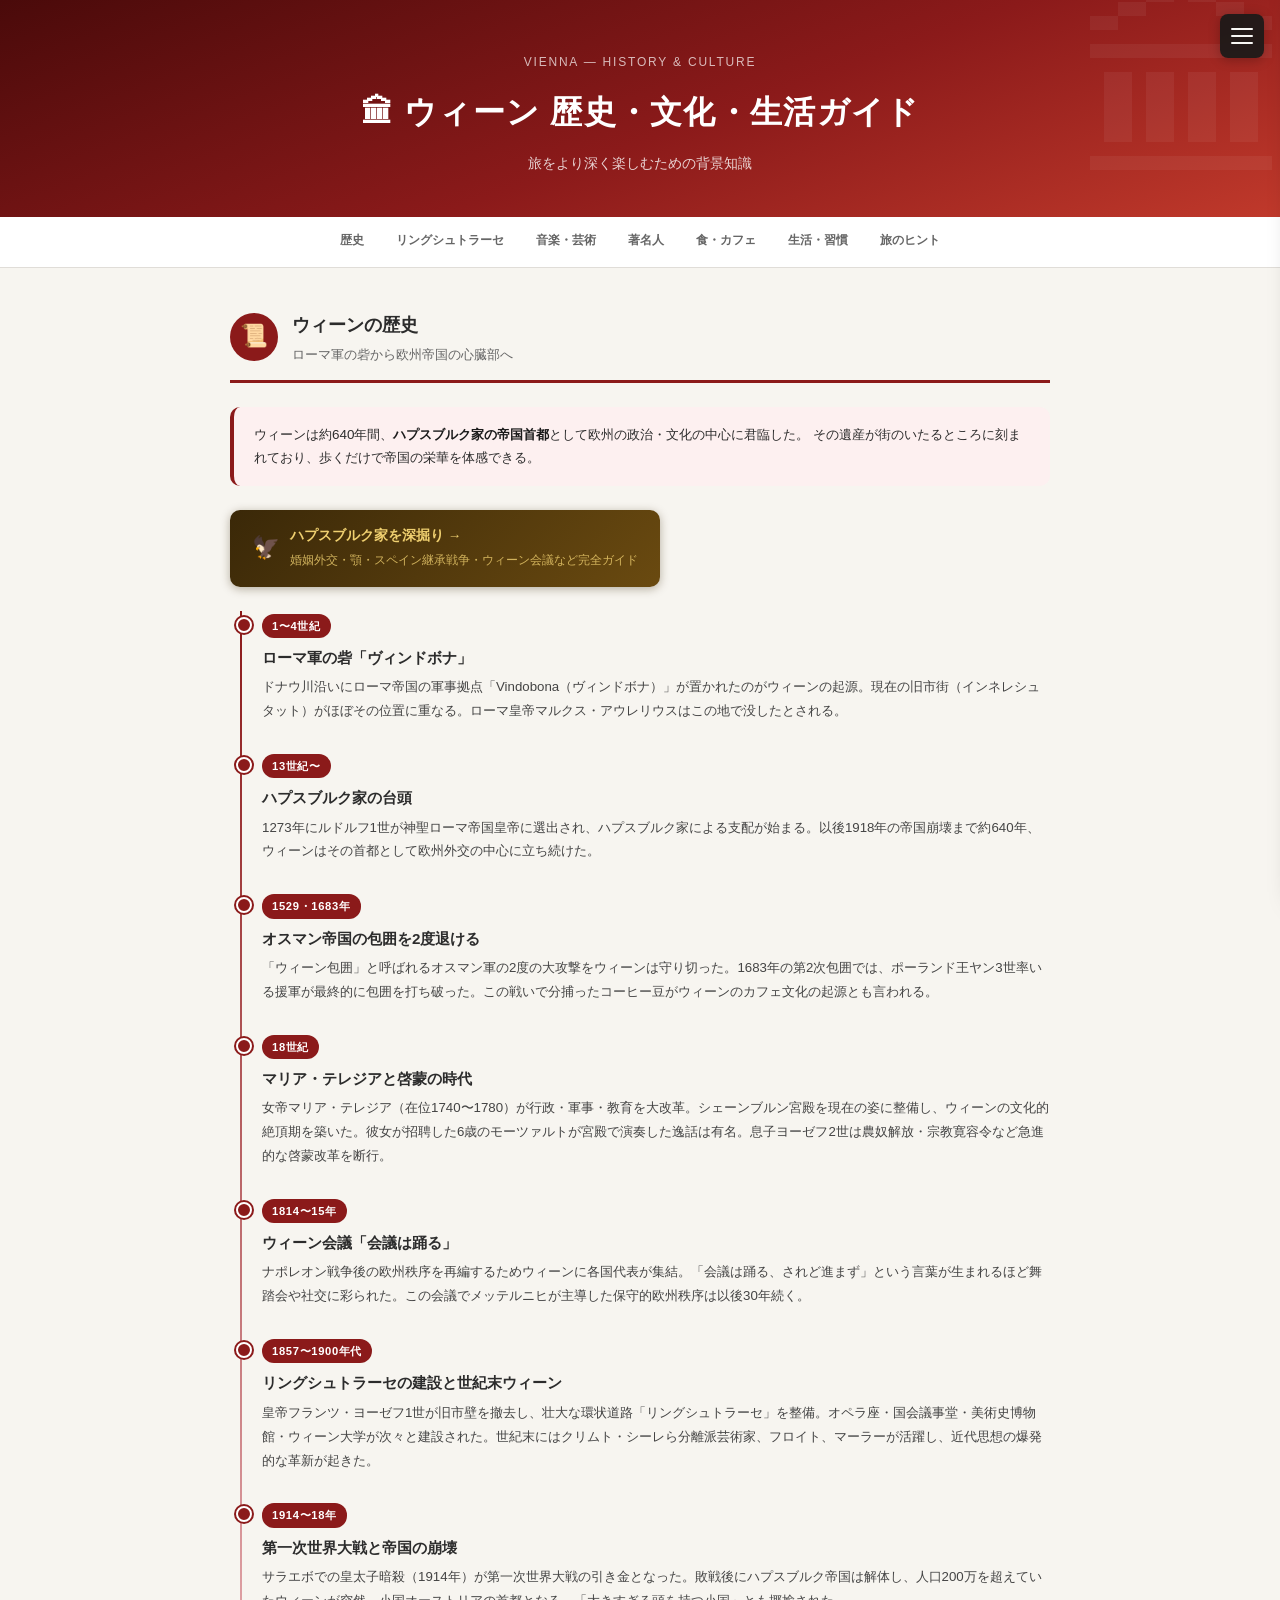
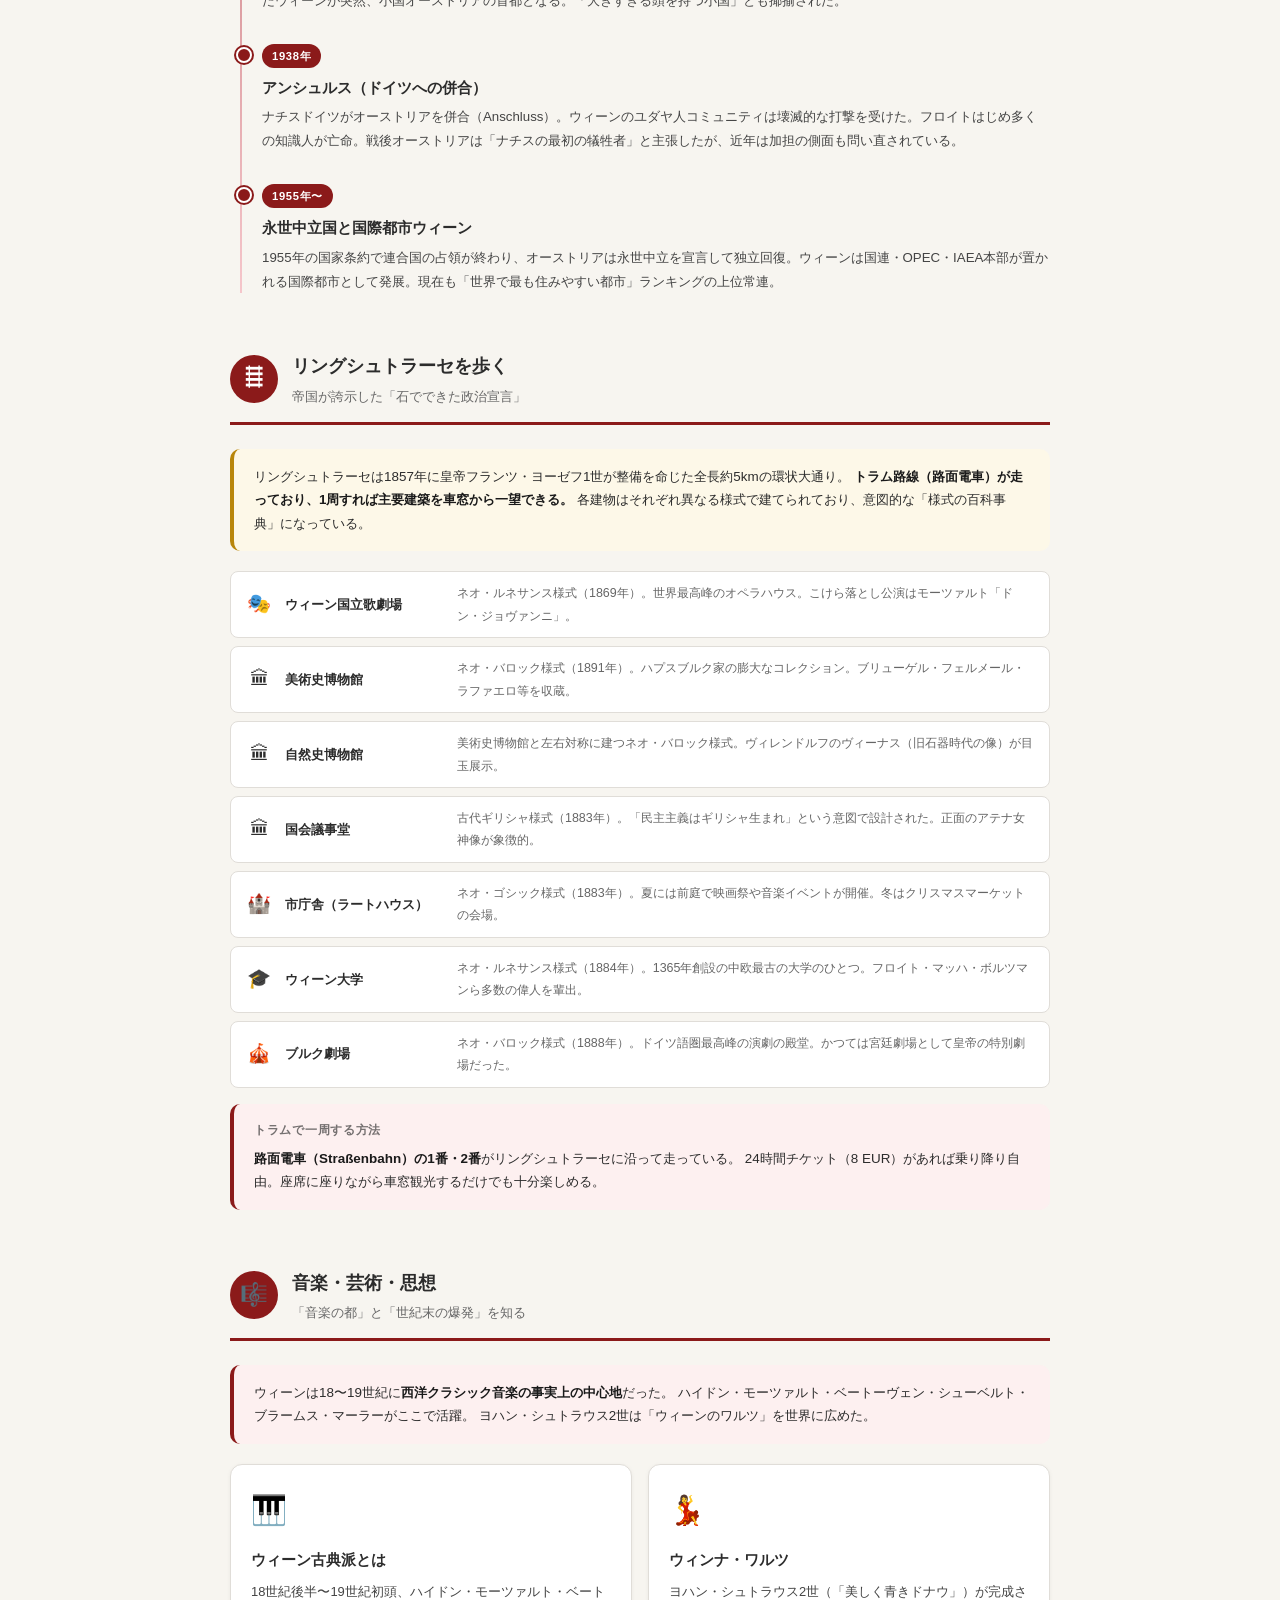
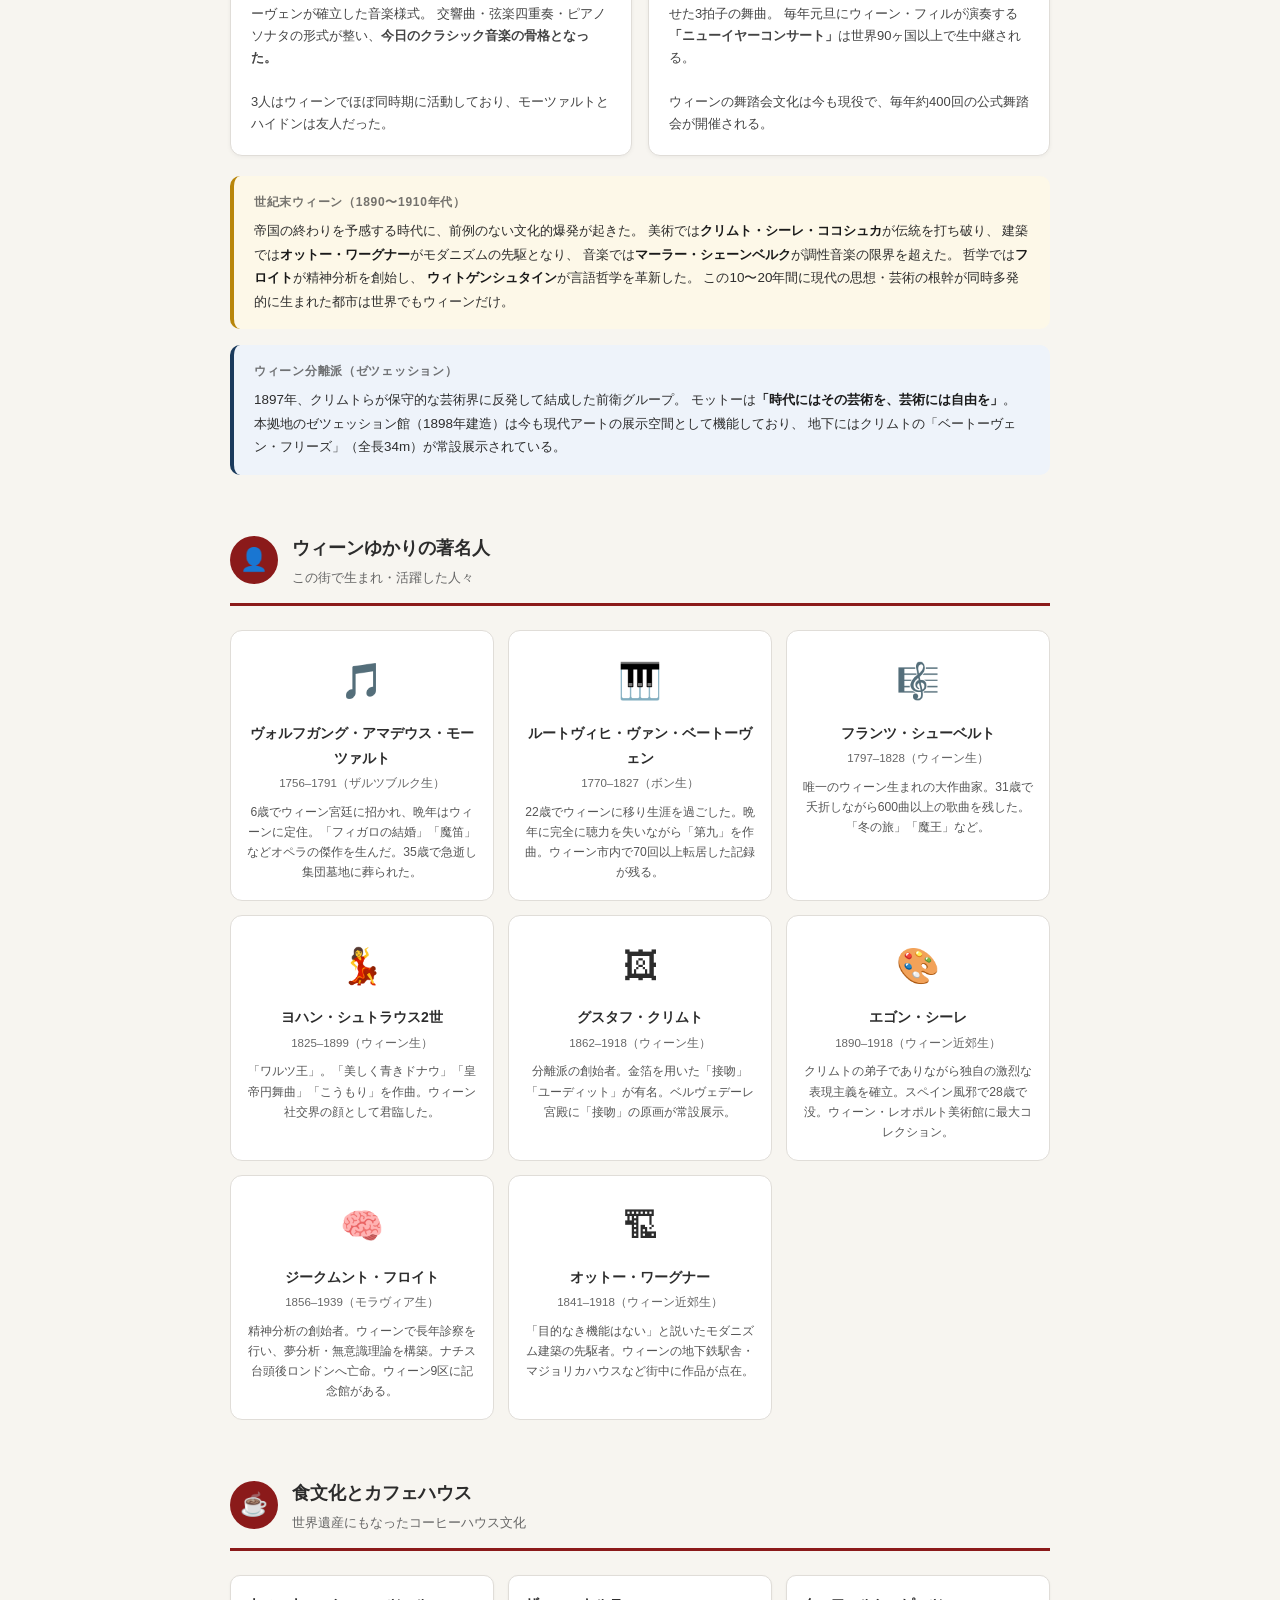
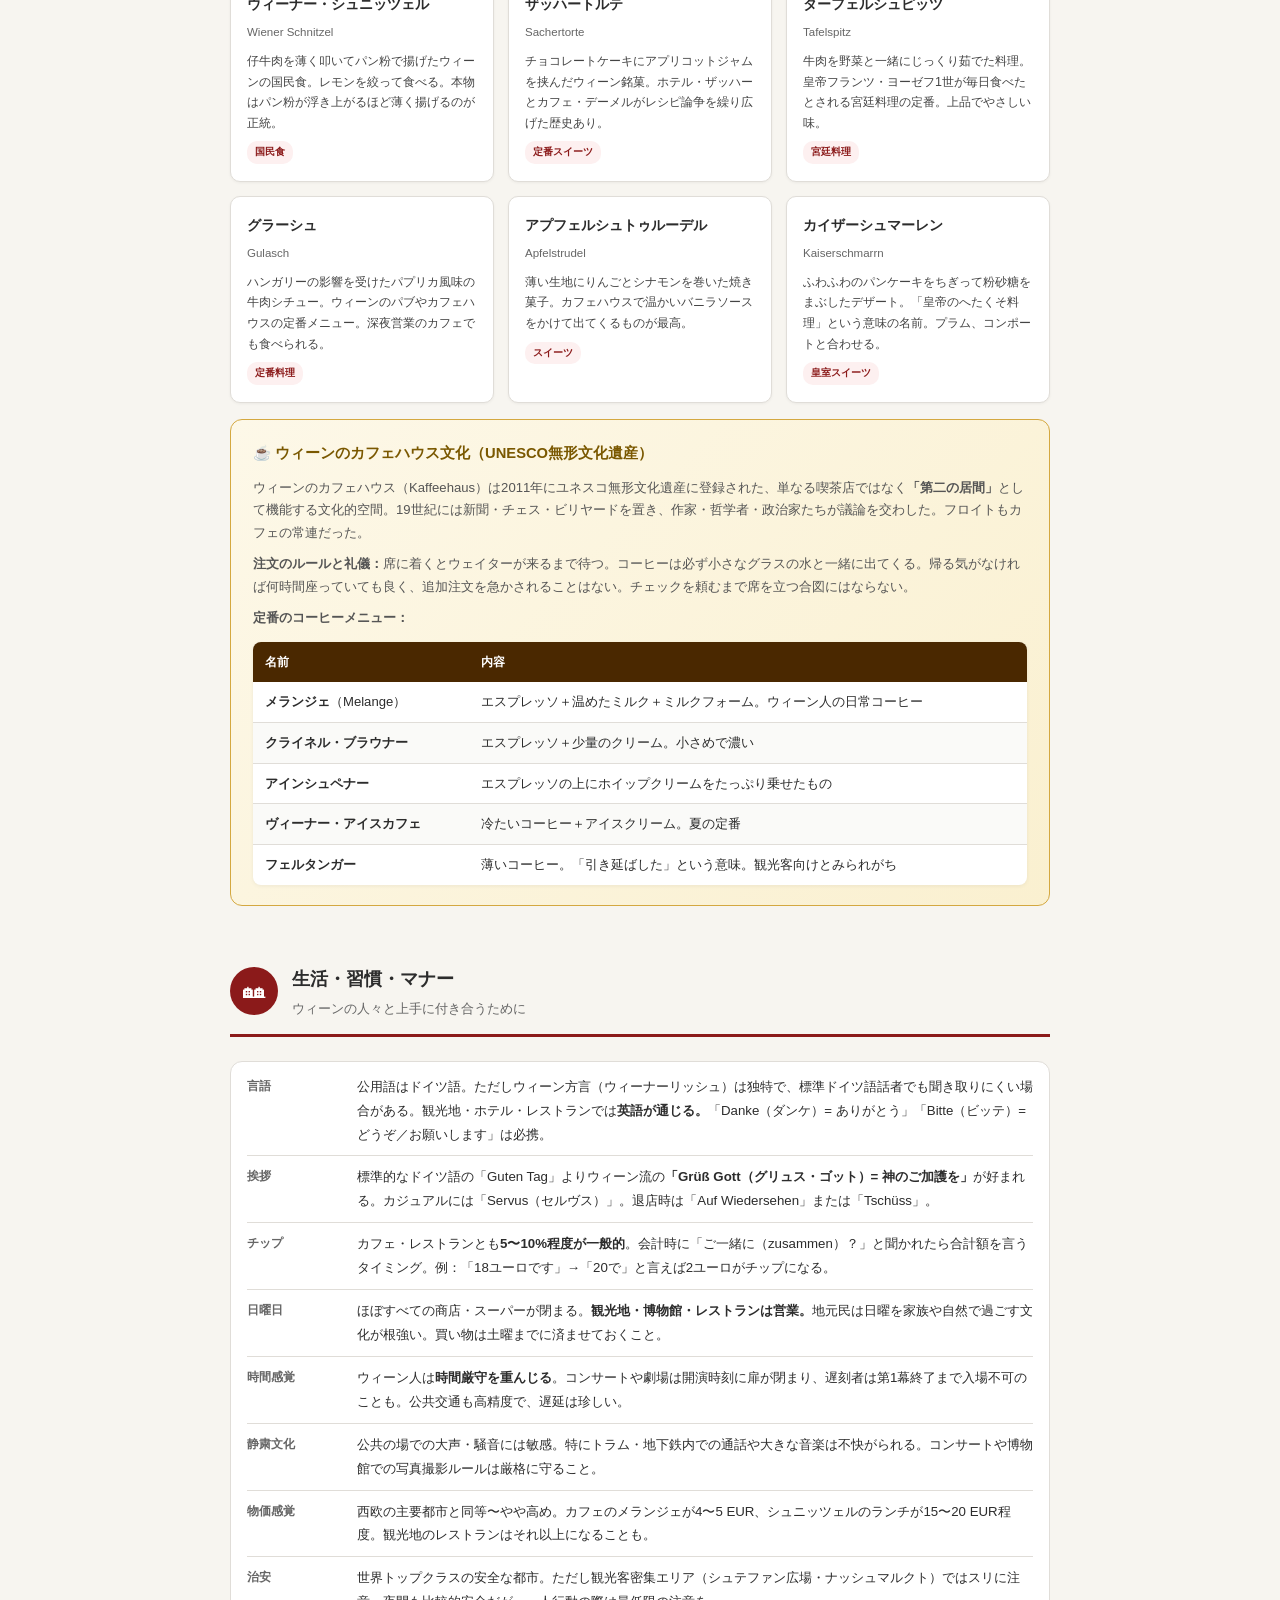
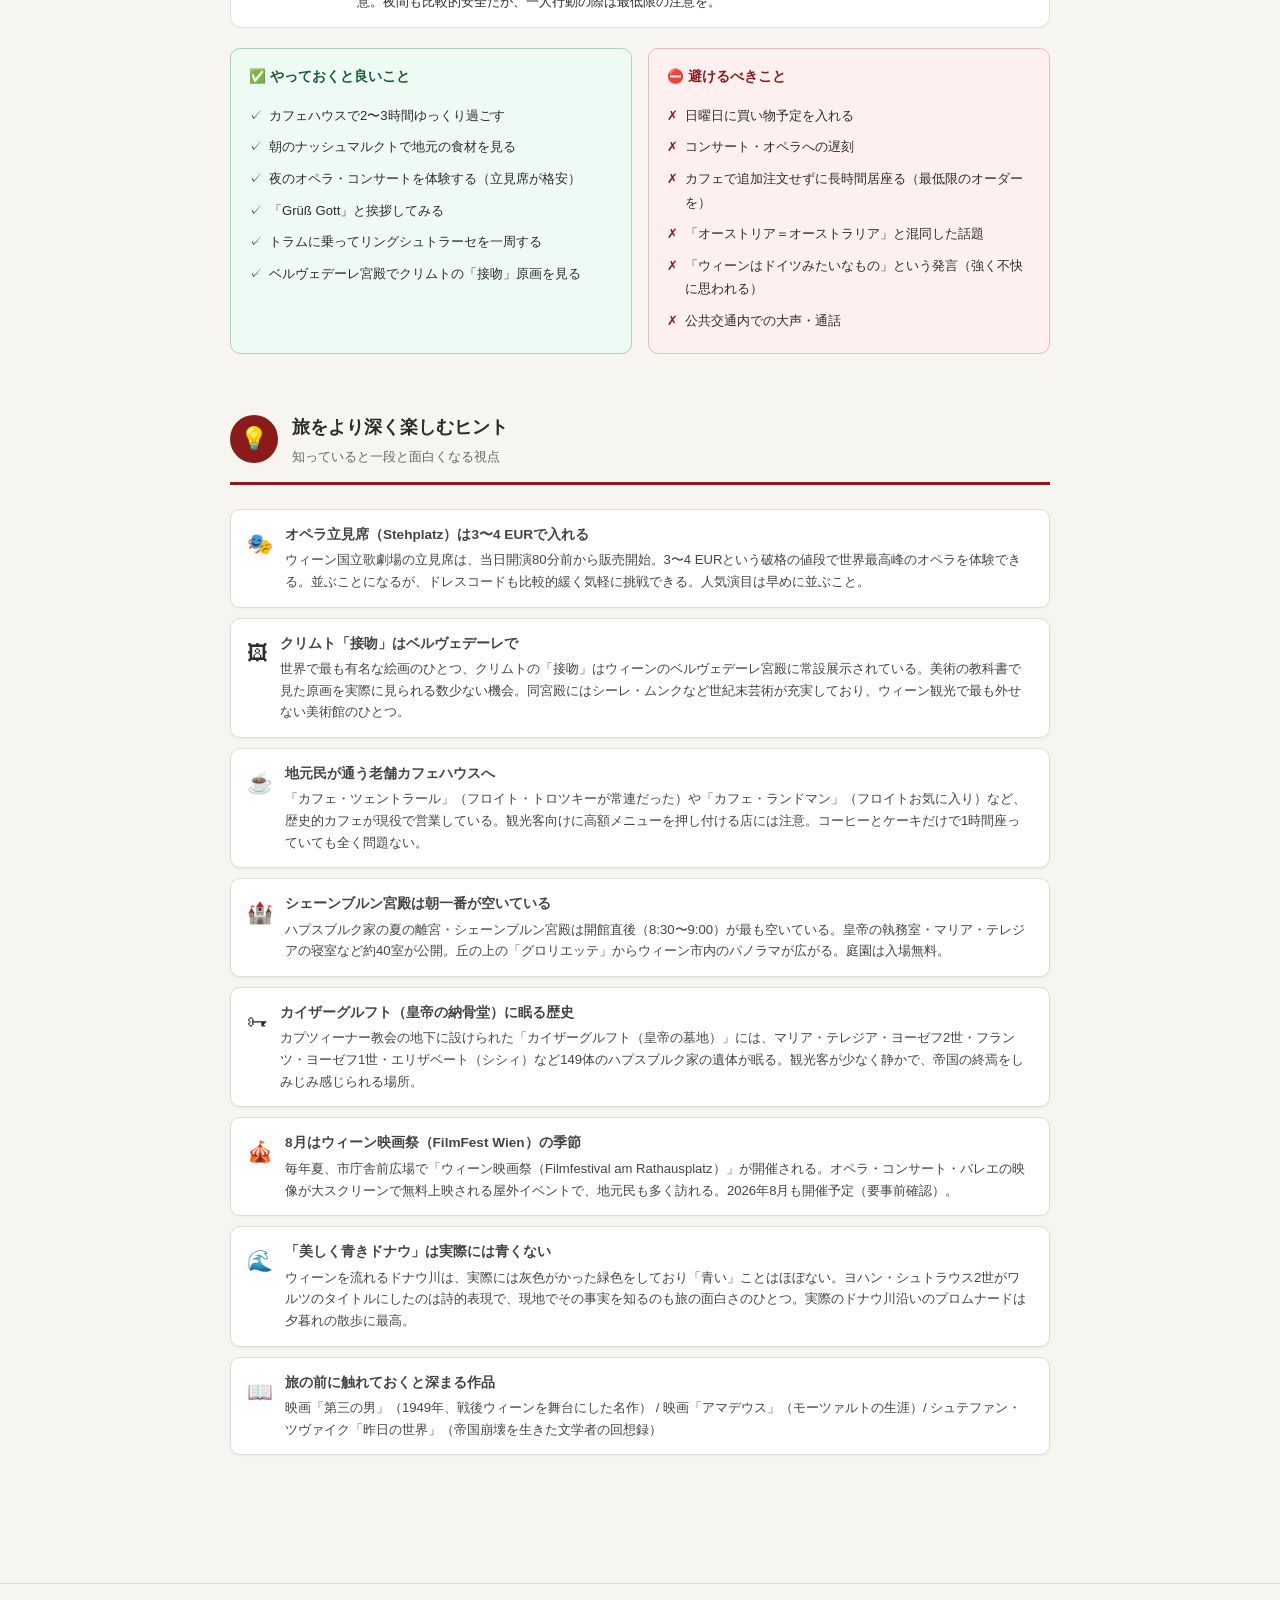
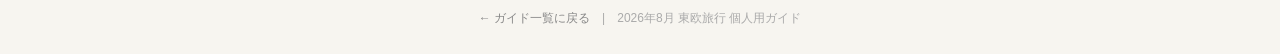
<file: vienna_culture.html>
<!DOCTYPE html>
<html lang="ja">
<head>
  <meta charset="UTF-8">
  <meta name="viewport" content="width=device-width, initial-scale=1.0">
  <title>ウィーン 歴史・文化・生活ガイド</title>
  <style>
    :root {
      --red:        #8b1a1a;
      --red-light:  #fdf0f0;
      --gold:       #b8860b;
      --gold-light: #fdf8e8;
      --green:      #1a5c3a;
      --green-light:#e8f5ee;
      --blue:       #1a3a5c;
      --blue-light: #eef3fa;
      --bg:   #f7f5f0;
      --card: #ffffff;
      --text: #2c2c2c;
      --muted:#666;
      --border:#e0ddd8;
    }

    * { box-sizing: border-box; margin: 0; padding: 0; }

    body {
      font-family: 'Helvetica Neue', 'Hiragino Sans', 'Meiryo', sans-serif;
      background: var(--bg);
      color: var(--text);
      line-height: 1.8;
    }

    /* ─── Header ─────────────────────────────── */
    header {
      background: linear-gradient(160deg, #4a0a0a 0%, #8b1a1a 55%, #c0392b 100%);
      color: white;
      padding: 52px 24px 40px;
      text-align: center;
      position: relative;
      overflow: hidden;
    }
    header::before {
      content: '🏛';
      position: absolute;
      font-size: 14rem;
      opacity: 0.05;
      top: -20px; right: -20px;
      line-height: 1;
    }
    header .label {
      font-size: 0.75rem;
      letter-spacing: 0.15em;
      text-transform: uppercase;
      opacity: 0.7;
      margin-bottom: 10px;
    }
    header h1 { font-size: 2rem; font-weight: 700; letter-spacing: 0.04em; }
    header p  { margin-top: 10px; font-size: 0.9rem; opacity: 0.8; }

    /* ─── Nav ────────────────────────────────── */
    nav {
      background: white;
      border-bottom: 1px solid var(--border);
      padding: 0 16px;
      display: flex;
      justify-content: center;
      gap: 4px;
      flex-wrap: wrap;
      position: sticky;
      top: 0;
      z-index: 10;
    }
    nav a {
      display: inline-block;
      padding: 12px 14px;
      font-size: 0.78rem;
      font-weight: 600;
      color: var(--muted);
      text-decoration: none;
      border-bottom: 3px solid transparent;
      transition: color 0.15s, border-color 0.15s;
      white-space: nowrap;
    }
    nav a:hover { color: var(--red); border-bottom-color: var(--red); }

    /* ─── Container ───────────────────────────── */
    .container { max-width: 860px; margin: 0 auto; padding: 40px 20px 72px; }

    /* ─── Section ─────────────────────────────── */
    .section { margin-bottom: 56px; scroll-margin-top: 52px; }

    .section-header {
      display: flex;
      align-items: center;
      gap: 14px;
      margin-bottom: 24px;
      padding-bottom: 14px;
      border-bottom: 3px solid var(--red);
    }
    .section-icon {
      width: 48px; height: 48px;
      border-radius: 50%;
      background: var(--red);
      color: white;
      display: flex; align-items: center; justify-content: center;
      font-size: 1.4rem;
      flex-shrink: 0;
    }
    .section-title h2 { font-size: 1.15rem; font-weight: 700; }
    .section-title p  { font-size: 0.8rem; color: var(--muted); margin-top: 2px; }

    /* ─── Timeline ───────────────────────────── */
    .timeline { position: relative; padding-left: 32px; }
    .timeline::before {
      content: '';
      position: absolute;
      left: 10px; top: 0; bottom: 0;
      width: 2px;
      background: linear-gradient(180deg, var(--red), #f5c6cb);
    }
    .tl-item { position: relative; margin-bottom: 28px; }
    .tl-item::before {
      content: '';
      position: absolute;
      left: -26px; top: 6px;
      width: 12px; height: 12px;
      border-radius: 50%;
      background: var(--red);
      border: 2px solid white;
      box-shadow: 0 0 0 2px var(--red);
    }
    .tl-era {
      display: inline-block;
      font-size: 0.7rem;
      font-weight: 700;
      letter-spacing: 0.06em;
      background: var(--red);
      color: white;
      padding: 2px 10px;
      border-radius: 12px;
      margin-bottom: 6px;
    }
    .tl-title { font-size: 0.95rem; font-weight: 700; margin-bottom: 4px; }
    .tl-body  { font-size: 0.83rem; color: #444; }

    /* ─── Cards grid ─────────────────────────── */
    .card-grid {
      display: grid;
      grid-template-columns: repeat(auto-fit, minmax(240px, 1fr));
      gap: 16px;
    }
    .info-card {
      background: var(--card);
      border: 1px solid var(--border);
      border-radius: 12px;
      padding: 20px;
      box-shadow: 0 1px 4px rgba(0,0,0,0.05);
    }
    .info-card .ic-icon  { font-size: 1.8rem; margin-bottom: 10px; display: block; }
    .info-card .ic-title { font-size: 0.92rem; font-weight: 700; margin-bottom: 8px; }
    .info-card .ic-body  { font-size: 0.81rem; color: #444; line-height: 1.7; }

    /* ─── Highlight Box ──────────────────────── */
    .highlight {
      border-radius: 10px;
      padding: 16px 20px;
      margin-bottom: 16px;
      font-size: 0.84rem;
      line-height: 1.75;
    }
    .highlight.red    { background: var(--red-light);   border-left: 4px solid var(--red); }
    .highlight.gold   { background: var(--gold-light);  border-left: 4px solid var(--gold); }
    .highlight.green  { background: var(--green-light); border-left: 4px solid var(--green); }
    .highlight.blue   { background: var(--blue-light);  border-left: 4px solid var(--blue); }
    .highlight strong { color: #1a1a1a; }
    .hl-title {
      font-size: 0.75rem; font-weight: 700;
      letter-spacing: 0.06em; text-transform: uppercase;
      margin-bottom: 6px; opacity: 0.65;
    }

    /* ─── Two columns ────────────────────────── */
    .two-col { display: grid; grid-template-columns: 1fr 1fr; gap: 16px; }
    @media (max-width: 580px) { .two-col { grid-template-columns: 1fr; } }

    /* ─── Fact list ──────────────────────────── */
    .fact-list { list-style: none; }
    .fact-list li {
      display: flex;
      gap: 10px;
      font-size: 0.83rem;
      padding: 9px 0;
      border-bottom: 1px solid var(--border);
      align-items: flex-start;
    }
    .fact-list li:last-child { border-bottom: none; }
    .fact-list .fl-key {
      width: 100px; flex-shrink: 0;
      font-weight: 600; font-size: 0.77rem;
      color: var(--muted);
    }

    /* ─── Do / Don't ─────────────────────────── */
    .do-dont { display: grid; grid-template-columns: 1fr 1fr; gap: 16px; }
    @media (max-width: 580px) { .do-dont { grid-template-columns: 1fr; } }
    .do-card, .dont-card {
      border-radius: 10px;
      padding: 16px 18px;
      font-size: 0.82rem;
    }
    .do-card   { background: #eefaf4; border: 1px solid #a3d9b8; }
    .dont-card { background: #fff0f0; border: 1px solid #f5b8b8; }
    .do-card h3   { color: #1a5c3a; font-size: 0.85rem; margin-bottom: 10px; }
    .dont-card h3 { color: var(--red); font-size: 0.85rem; margin-bottom: 10px; }
    .do-card ul, .dont-card ul { list-style: none; }
    .do-card li, .dont-card li { padding: 4px 0; display: flex; gap: 7px; align-items: flex-start; }
    .do-card .d-icon   { color: #1a5c3a; flex-shrink: 0; }
    .dont-card .d-icon { color: var(--red); flex-shrink: 0; }

    /* ─── Person card ────────────────────────── */
    .person-grid {
      display: grid;
      grid-template-columns: repeat(auto-fit, minmax(200px, 1fr));
      gap: 14px;
    }
    .person-card {
      background: var(--card);
      border: 1px solid var(--border);
      border-radius: 12px;
      padding: 18px 16px;
      text-align: center;
    }
    .person-card .p-icon { font-size: 2.2rem; margin-bottom: 8px; }
    .person-card .p-name { font-size: 0.88rem; font-weight: 700; }
    .person-card .p-year { font-size: 0.72rem; color: var(--muted); margin: 2px 0 8px; }
    .person-card .p-desc { font-size: 0.76rem; color: #555; line-height: 1.65; }

    /* ─── Food cards ─────────────────────────── */
    .food-grid {
      display: grid;
      grid-template-columns: repeat(auto-fit, minmax(200px, 1fr));
      gap: 14px;
    }
    .food-card {
      background: var(--card);
      border: 1px solid var(--border);
      border-radius: 10px;
      padding: 16px;
      box-shadow: 0 1px 3px rgba(0,0,0,0.05);
    }
    .food-card .f-name { font-size: 0.9rem; font-weight: 700; margin-bottom: 4px; }
    .food-card .f-kana { font-size: 0.72rem; color: var(--muted); margin-bottom: 8px; }
    .food-card .f-desc { font-size: 0.78rem; color: #444; line-height: 1.65; }
    .food-card .f-tag  {
      display: inline-block; margin-top: 8px;
      font-size: 0.65rem; font-weight: 700;
      padding: 2px 8px; border-radius: 10px;
      background: var(--red-light); color: var(--red);
    }

    /* ─── Kaffeehaus box ─────────────────────── */
    .kaffee-box {
      background: linear-gradient(135deg, #fdf8e8, #faf0d0);
      border: 1px solid #d4a840;
      border-radius: 12px;
      padding: 20px 22px;
      margin-top: 16px;
    }
    .kaffee-box h3 { font-size: 0.92rem; font-weight: 700; margin-bottom: 10px; color: #7a5800; }
    .kaffee-box p  { font-size: 0.82rem; color: #555; line-height: 1.75; margin-bottom: 8px; }
    .kaffee-box p:last-child { margin-bottom: 0; }

    /* ─── Coffee menu table ──────────────────── */
    .coffee-table {
      width: 100%; border-collapse: collapse;
      font-size: 0.82rem;
      background: var(--card);
      border-radius: 8px; overflow: hidden;
      box-shadow: 0 1px 4px rgba(0,0,0,0.06);
      margin-top: 12px;
    }
    .coffee-table th {
      background: #4a2800; color: white;
      padding: 9px 12px; text-align: left;
      font-size: 0.77rem; font-weight: 600;
    }
    .coffee-table td { padding: 8px 12px; border-bottom: 1px solid var(--border); }
    .coffee-table tr:last-child td { border-bottom: none; }
    .coffee-table tr:nth-child(even) td { background: #fafaf8; }

    /* ─── Tip list ───────────────────────────── */
    .tip-list { display: flex; flex-direction: column; gap: 10px; }
    .tip-item {
      display: flex; gap: 12px;
      background: var(--card);
      border: 1px solid var(--border);
      border-radius: 10px;
      padding: 14px 16px;
      font-size: 0.82rem;
      align-items: flex-start;
      box-shadow: 0 1px 3px rgba(0,0,0,0.05);
    }
    .tip-item .t-icon { font-size: 1.3rem; flex-shrink: 0; margin-top: 1px; }
    .tip-item .t-body strong { display: block; font-size: 0.85rem; margin-bottom: 3px; }
    .tip-item .t-body { color: #444; line-height: 1.65; }

    /* ─── Ring road visual ───────────────────── */
    .ring-list { display: flex; flex-direction: column; gap: 8px; }
    .ring-item {
      display: flex; gap: 12px; align-items: center;
      background: var(--card);
      border: 1px solid var(--border);
      border-radius: 8px;
      padding: 10px 14px;
      font-size: 0.82rem;
    }
    .ring-item .r-icon { font-size: 1.2rem; flex-shrink: 0; width: 28px; text-align: center; }
    .ring-item .r-name { font-weight: 700; min-width: 160px; }
    .ring-item .r-desc { color: var(--muted); font-size: 0.78rem; }

    footer {
      text-align: center;
      padding: 24px;
      font-size: 0.75rem;
      color: #aaa;
      border-top: 1px solid var(--border);
    }
    footer a { color: #888; text-decoration: none; }
    footer a:hover { color: var(--red); }
  </style>
</head>
<body>

<header>
  <div class="label">Vienna — History &amp; Culture</div>
  <h1>🏛 ウィーン 歴史・文化・生活ガイド</h1>
  <p>旅をより深く楽しむための背景知識</p>
</header>

<nav>
  <a href="#history">歴史</a>
  <a href="#ringstrasse">リングシュトラーセ</a>
  <a href="#culture">音楽・芸術</a>
  <a href="#people">著名人</a>
  <a href="#food">食・カフェ</a>
  <a href="#life">生活・習慣</a>
  <a href="#tips">旅のヒント</a>
</nav>

<div class="container">

  <!-- ① 歴史 -->
  <div class="section" id="history">
    <div class="section-header">
      <div class="section-icon">📜</div>
      <div class="section-title">
        <h2>ウィーンの歴史</h2>
        <p>ローマ軍の砦から欧州帝国の心臓部へ</p>
      </div>
    </div>

    <div class="highlight red" style="margin-bottom:24px;">
      ウィーンは約640年間、<strong>ハプスブルク家の帝国首都</strong>として欧州の政治・文化の中心に君臨した。
      その遺産が街のいたるところに刻まれており、歩くだけで帝国の栄華を体感できる。
    </div>

    <div style="margin-bottom:24px;">
      <a href="habsburg.html" style="
        display: inline-flex; align-items: center; gap: 10px;
        background: linear-gradient(135deg, #3a2808, #6a4a10);
        color: #f0d070;
        text-decoration: none;
        border-radius: 10px;
        padding: 14px 22px;
        font-size: 0.85rem; font-weight: 700;
        box-shadow: 0 2px 10px rgba(58,40,8,0.35);
        transition: opacity 0.15s;
      " onmouseover="this.style.opacity='0.85'" onmouseout="this.style.opacity='1'">
        <span style="font-size:1.4rem;">🦅</span>
        <span>
          ハプスブルク家を深掘り →<br>
          <span style="font-size:0.75rem; font-weight:400; opacity:0.8;">婚姻外交・顎・スペイン継承戦争・ウィーン会議など完全ガイド</span>
        </span>
      </a>
    </div>

    <div class="timeline">
      <div class="tl-item">
        <span class="tl-era">1〜4世紀</span>
        <div class="tl-title">ローマ軍の砦「ヴィンドボナ」</div>
        <div class="tl-body">ドナウ川沿いにローマ帝国の軍事拠点「Vindobona（ヴィンドボナ）」が置かれたのがウィーンの起源。現在の旧市街（インネレシュタット）がほぼその位置に重なる。ローマ皇帝マルクス・アウレリウスはこの地で没したとされる。</div>
      </div>
      <div class="tl-item">
        <span class="tl-era">13世紀〜</span>
        <div class="tl-title">ハプスブルク家の台頭</div>
        <div class="tl-body">1273年にルドルフ1世が神聖ローマ帝国皇帝に選出され、ハプスブルク家による支配が始まる。以後1918年の帝国崩壊まで約640年、ウィーンはその首都として欧州外交の中心に立ち続けた。</div>
      </div>
      <div class="tl-item">
        <span class="tl-era">1529・1683年</span>
        <div class="tl-title">オスマン帝国の包囲を2度退ける</div>
        <div class="tl-body">「ウィーン包囲」と呼ばれるオスマン軍の2度の大攻撃をウィーンは守り切った。1683年の第2次包囲では、ポーランド王ヤン3世率いる援軍が最終的に包囲を打ち破った。この戦いで分捕ったコーヒー豆がウィーンのカフェ文化の起源とも言われる。</div>
      </div>
      <div class="tl-item">
        <span class="tl-era">18世紀</span>
        <div class="tl-title">マリア・テレジアと啓蒙の時代</div>
        <div class="tl-body">女帝マリア・テレジア（在位1740〜1780）が行政・軍事・教育を大改革。シェーンブルン宮殿を現在の姿に整備し、ウィーンの文化的絶頂期を築いた。彼女が招聘した6歳のモーツァルトが宮殿で演奏した逸話は有名。息子ヨーゼフ2世は農奴解放・宗教寛容令など急進的な啓蒙改革を断行。</div>
      </div>
      <div class="tl-item">
        <span class="tl-era">1814〜15年</span>
        <div class="tl-title">ウィーン会議「会議は踊る」</div>
        <div class="tl-body">ナポレオン戦争後の欧州秩序を再編するためウィーンに各国代表が集結。「会議は踊る、されど進まず」という言葉が生まれるほど舞踏会や社交に彩られた。この会議でメッテルニヒが主導した保守的欧州秩序は以後30年続く。</div>
      </div>
      <div class="tl-item">
        <span class="tl-era">1857〜1900年代</span>
        <div class="tl-title">リングシュトラーセの建設と世紀末ウィーン</div>
        <div class="tl-body">皇帝フランツ・ヨーゼフ1世が旧市壁を撤去し、壮大な環状道路「リングシュトラーセ」を整備。オペラ座・国会議事堂・美術史博物館・ウィーン大学が次々と建設された。世紀末にはクリムト・シーレら分離派芸術家、フロイト、マーラーが活躍し、近代思想の爆発的な革新が起きた。</div>
      </div>
      <div class="tl-item">
        <span class="tl-era">1914〜18年</span>
        <div class="tl-title">第一次世界大戦と帝国の崩壊</div>
        <div class="tl-body">サラエボでの皇太子暗殺（1914年）が第一次世界大戦の引き金となった。敗戦後にハプスブルク帝国は解体し、人口200万を超えていたウィーンが突然、小国オーストリアの首都となる。「大きすぎる頭を持つ小国」とも揶揄された。</div>
      </div>
      <div class="tl-item">
        <span class="tl-era">1938年</span>
        <div class="tl-title">アンシュルス（ドイツへの併合）</div>
        <div class="tl-body">ナチスドイツがオーストリアを併合（Anschluss）。ウィーンのユダヤ人コミュニティは壊滅的な打撃を受けた。フロイトはじめ多くの知識人が亡命。戦後オーストリアは「ナチスの最初の犠牲者」と主張したが、近年は加担の側面も問い直されている。</div>
      </div>
      <div class="tl-item">
        <span class="tl-era">1955年〜</span>
        <div class="tl-title">永世中立国と国際都市ウィーン</div>
        <div class="tl-body">1955年の国家条約で連合国の占領が終わり、オーストリアは永世中立を宣言して独立回復。ウィーンは国連・OPEC・IAEA本部が置かれる国際都市として発展。現在も「世界で最も住みやすい都市」ランキングの上位常連。</div>
      </div>
    </div>
  </div>

  <!-- ② リングシュトラーセ -->
  <div class="section" id="ringstrasse">
    <div class="section-header">
      <div class="section-icon">🛤</div>
      <div class="section-title">
        <h2>リングシュトラーセを歩く</h2>
        <p>帝国が誇示した「石でできた政治宣言」</p>
      </div>
    </div>

    <div class="highlight gold" style="margin-bottom:20px;">
      リングシュトラーセは1857年に皇帝フランツ・ヨーゼフ1世が整備を命じた全長約5kmの環状大通り。
      <strong>トラム路線（路面電車）が走っており、1周すれば主要建築を車窓から一望できる。</strong>
      各建物はそれぞれ異なる様式で建てられており、意図的な「様式の百科事典」になっている。
    </div>

    <div class="ring-list">
      <div class="ring-item">
        <div class="r-icon">🎭</div>
        <div class="r-name">ウィーン国立歌劇場</div>
        <div class="r-desc">ネオ・ルネサンス様式（1869年）。世界最高峰のオペラハウス。こけら落とし公演はモーツァルト「ドン・ジョヴァンニ」。</div>
      </div>
      <div class="ring-item">
        <div class="r-icon">🏛</div>
        <div class="r-name">美術史博物館</div>
        <div class="r-desc">ネオ・バロック様式（1891年）。ハプスブルク家の膨大なコレクション。ブリューゲル・フェルメール・ラファエロ等を収蔵。</div>
      </div>
      <div class="ring-item">
        <div class="r-icon">🏛</div>
        <div class="r-name">自然史博物館</div>
        <div class="r-desc">美術史博物館と左右対称に建つネオ・バロック様式。ヴィレンドルフのヴィーナス（旧石器時代の像）が目玉展示。</div>
      </div>
      <div class="ring-item">
        <div class="r-icon">🏛</div>
        <div class="r-name">国会議事堂</div>
        <div class="r-desc">古代ギリシャ様式（1883年）。「民主主義はギリシャ生まれ」という意図で設計された。正面のアテナ女神像が象徴的。</div>
      </div>
      <div class="ring-item">
        <div class="r-icon">🏰</div>
        <div class="r-name">市庁舎（ラートハウス）</div>
        <div class="r-desc">ネオ・ゴシック様式（1883年）。夏には前庭で映画祭や音楽イベントが開催。冬はクリスマスマーケットの会場。</div>
      </div>
      <div class="ring-item">
        <div class="r-icon">🎓</div>
        <div class="r-name">ウィーン大学</div>
        <div class="r-desc">ネオ・ルネサンス様式（1884年）。1365年創設の中欧最古の大学のひとつ。フロイト・マッハ・ボルツマンら多数の偉人を輩出。</div>
      </div>
      <div class="ring-item">
        <div class="r-icon">🎪</div>
        <div class="r-name">ブルク劇場</div>
        <div class="r-desc">ネオ・バロック様式（1888年）。ドイツ語圏最高峰の演劇の殿堂。かつては宮廷劇場として皇帝の特別劇場だった。</div>
      </div>
    </div>

    <div class="highlight red" style="margin-top:16px;">
      <div class="hl-title">トラムで一周する方法</div>
      <strong>路面電車（Straßenbahn）の1番・2番</strong>がリングシュトラーセに沿って走っている。
      24時間チケット（8 EUR）があれば乗り降り自由。座席に座りながら車窓観光するだけでも十分楽しめる。
    </div>
  </div>

  <!-- ③ 音楽・芸術 -->
  <div class="section" id="culture">
    <div class="section-header">
      <div class="section-icon">🎼</div>
      <div class="section-title">
        <h2>音楽・芸術・思想</h2>
        <p>「音楽の都」と「世紀末の爆発」を知る</p>
      </div>
    </div>

    <div class="highlight red" style="margin-bottom: 20px;">
      ウィーンは18〜19世紀に<strong>西洋クラシック音楽の事実上の中心地</strong>だった。
      ハイドン・モーツァルト・ベートーヴェン・シューベルト・ブラームス・マーラーがここで活躍。
      ヨハン・シュトラウス2世は「ウィーンのワルツ」を世界に広めた。
    </div>

    <div class="two-col" style="margin-bottom:20px;">
      <div class="info-card">
        <span class="ic-icon">🎹</span>
        <div class="ic-title">ウィーン古典派とは</div>
        <div class="ic-body">
          18世紀後半〜19世紀初頭、ハイドン・モーツァルト・ベートーヴェンが確立した音楽様式。
          交響曲・弦楽四重奏・ピアノソナタの形式が整い、<strong>今日のクラシック音楽の骨格となった。</strong><br><br>
          3人はウィーンでほぼ同時期に活動しており、モーツァルトとハイドンは友人だった。
        </div>
      </div>
      <div class="info-card">
        <span class="ic-icon">💃</span>
        <div class="ic-title">ウィンナ・ワルツ</div>
        <div class="ic-body">
          ヨハン・シュトラウス2世（「美しく青きドナウ」）が完成させた3拍子の舞曲。
          毎年元旦にウィーン・フィルが演奏する<strong>「ニューイヤーコンサート」</strong>は世界90ヶ国以上で生中継される。<br><br>
          ウィーンの舞踏会文化は今も現役で、毎年約400回の公式舞踏会が開催される。
        </div>
      </div>
    </div>

    <div class="highlight gold">
      <div class="hl-title">世紀末ウィーン（1890〜1910年代）</div>
      帝国の終わりを予感する時代に、前例のない文化的爆発が起きた。
      美術では<strong>クリムト・シーレ・ココシュカ</strong>が伝統を打ち破り、
      建築では<strong>オットー・ワーグナー</strong>がモダニズムの先駆となり、
      音楽では<strong>マーラー・シェーンベルク</strong>が調性音楽の限界を超えた。
      哲学では<strong>フロイト</strong>が精神分析を創始し、
      <strong>ウィトゲンシュタイン</strong>が言語哲学を革新した。
      この10〜20年間に現代の思想・芸術の根幹が同時多発的に生まれた都市は世界でもウィーンだけ。
    </div>

    <div class="highlight blue" style="margin-top:14px;">
      <div class="hl-title">ウィーン分離派（ゼツェッション）</div>
      1897年、クリムトらが保守的な芸術界に反発して結成した前衛グループ。
      モットーは<strong>「時代にはその芸術を、芸術には自由を」</strong>。
      本拠地のゼツェッション館（1898年建造）は今も現代アートの展示空間として機能しており、
      地下にはクリムトの「ベートーヴェン・フリーズ」（全長34m）が常設展示されている。
    </div>
  </div>

  <!-- ④ 著名人 -->
  <div class="section" id="people">
    <div class="section-header">
      <div class="section-icon">👤</div>
      <div class="section-title">
        <h2>ウィーンゆかりの著名人</h2>
        <p>この街で生まれ・活躍した人々</p>
      </div>
    </div>

    <div class="person-grid">
      <div class="person-card">
        <div class="p-icon">🎵</div>
        <div class="p-name">ヴォルフガング・アマデウス・モーツァルト</div>
        <div class="p-year">1756–1791（ザルツブルク生）</div>
        <div class="p-desc">6歳でウィーン宮廷に招かれ、晩年はウィーンに定住。「フィガロの結婚」「魔笛」などオペラの傑作を生んだ。35歳で急逝し集団墓地に葬られた。</div>
      </div>
      <div class="person-card">
        <div class="p-icon">🎹</div>
        <div class="p-name">ルートヴィヒ・ヴァン・ベートーヴェン</div>
        <div class="p-year">1770–1827（ボン生）</div>
        <div class="p-desc">22歳でウィーンに移り生涯を過ごした。晩年に完全に聴力を失いながら「第九」を作曲。ウィーン市内で70回以上転居した記録が残る。</div>
      </div>
      <div class="person-card">
        <div class="p-icon">🎼</div>
        <div class="p-name">フランツ・シューベルト</div>
        <div class="p-year">1797–1828（ウィーン生）</div>
        <div class="p-desc">唯一のウィーン生まれの大作曲家。31歳で夭折しながら600曲以上の歌曲を残した。「冬の旅」「魔王」など。</div>
      </div>
      <div class="person-card">
        <div class="p-icon">💃</div>
        <div class="p-name">ヨハン・シュトラウス2世</div>
        <div class="p-year">1825–1899（ウィーン生）</div>
        <div class="p-desc">「ワルツ王」。「美しく青きドナウ」「皇帝円舞曲」「こうもり」を作曲。ウィーン社交界の顔として君臨した。</div>
      </div>
      <div class="person-card">
        <div class="p-icon">🖼</div>
        <div class="p-name">グスタフ・クリムト</div>
        <div class="p-year">1862–1918（ウィーン生）</div>
        <div class="p-desc">分離派の創始者。金箔を用いた「接吻」「ユーディット」が有名。ベルヴェデーレ宮殿に「接吻」の原画が常設展示。</div>
      </div>
      <div class="person-card">
        <div class="p-icon">🎨</div>
        <div class="p-name">エゴン・シーレ</div>
        <div class="p-year">1890–1918（ウィーン近郊生）</div>
        <div class="p-desc">クリムトの弟子でありながら独自の激烈な表現主義を確立。スペイン風邪で28歳で没。ウィーン・レオポルト美術館に最大コレクション。</div>
      </div>
      <div class="person-card">
        <div class="p-icon">🧠</div>
        <div class="p-name">ジークムント・フロイト</div>
        <div class="p-year">1856–1939（モラヴィア生）</div>
        <div class="p-desc">精神分析の創始者。ウィーンで長年診察を行い、夢分析・無意識理論を構築。ナチス台頭後ロンドンへ亡命。ウィーン9区に記念館がある。</div>
      </div>
      <div class="person-card">
        <div class="p-icon">🏗</div>
        <div class="p-name">オットー・ワーグナー</div>
        <div class="p-year">1841–1918（ウィーン近郊生）</div>
        <div class="p-desc">「目的なき機能はない」と説いたモダニズム建築の先駆者。ウィーンの地下鉄駅舎・マジョリカハウスなど街中に作品が点在。</div>
      </div>
    </div>
  </div>

  <!-- ⑤ 食・カフェ -->
  <div class="section" id="food">
    <div class="section-header">
      <div class="section-icon">☕</div>
      <div class="section-title">
        <h2>食文化とカフェハウス</h2>
        <p>世界遺産にもなったコーヒーハウス文化</p>
      </div>
    </div>

    <div class="food-grid">
      <div class="food-card">
        <div class="f-name">ウィーナー・シュニッツェル</div>
        <div class="f-kana">Wiener Schnitzel</div>
        <div class="f-desc">仔牛肉を薄く叩いてパン粉で揚げたウィーンの国民食。レモンを絞って食べる。本物はパン粉が浮き上がるほど薄く揚げるのが正統。</div>
        <span class="f-tag">国民食</span>
      </div>
      <div class="food-card">
        <div class="f-name">ザッハートルテ</div>
        <div class="f-kana">Sachertorte</div>
        <div class="f-desc">チョコレートケーキにアプリコットジャムを挟んだウィーン銘菓。ホテル・ザッハーとカフェ・デーメルがレシピ論争を繰り広げた歴史あり。</div>
        <span class="f-tag">定番スイーツ</span>
      </div>
      <div class="food-card">
        <div class="f-name">ターフェルシュピッツ</div>
        <div class="f-kana">Tafelspitz</div>
        <div class="f-desc">牛肉を野菜と一緒にじっくり茹でた料理。皇帝フランツ・ヨーゼフ1世が毎日食べたとされる宮廷料理の定番。上品でやさしい味。</div>
        <span class="f-tag">宮廷料理</span>
      </div>
      <div class="food-card">
        <div class="f-name">グラーシュ</div>
        <div class="f-kana">Gulasch</div>
        <div class="f-desc">ハンガリーの影響を受けたパプリカ風味の牛肉シチュー。ウィーンのパブやカフェハウスの定番メニュー。深夜営業のカフェでも食べられる。</div>
        <span class="f-tag">定番料理</span>
      </div>
      <div class="food-card">
        <div class="f-name">アプフェルシュトゥルーデル</div>
        <div class="f-kana">Apfelstrudel</div>
        <div class="f-desc">薄い生地にりんごとシナモンを巻いた焼き菓子。カフェハウスで温かいバニラソースをかけて出てくるものが最高。</div>
        <span class="f-tag">スイーツ</span>
      </div>
      <div class="food-card">
        <div class="f-name">カイザーシュマーレン</div>
        <div class="f-kana">Kaiserschmarrn</div>
        <div class="f-desc">ふわふわのパンケーキをちぎって粉砂糖をまぶしたデザート。「皇帝のへたくそ料理」という意味の名前。プラム、コンポートと合わせる。</div>
        <span class="f-tag">皇室スイーツ</span>
      </div>
    </div>

    <div class="kaffee-box">
      <h3>☕ ウィーンのカフェハウス文化（UNESCO無形文化遺産）</h3>
      <p>ウィーンのカフェハウス（Kaffeehaus）は2011年にユネスコ無形文化遺産に登録された、単なる喫茶店ではなく<strong>「第二の居間」</strong>として機能する文化的空間。19世紀には新聞・チェス・ビリヤードを置き、作家・哲学者・政治家たちが議論を交わした。フロイトもカフェの常連だった。</p>
      <p><strong>注文のルールと礼儀：</strong>席に着くとウェイターが来るまで待つ。コーヒーは必ず小さなグラスの水と一緒に出てくる。帰る気がなければ何時間座っていても良く、追加注文を急かされることはない。チェックを頼むまで席を立つ合図にはならない。</p>
      <p><strong>定番のコーヒーメニュー：</strong></p>
      <table class="coffee-table">
        <thead><tr><th>名前</th><th>内容</th></tr></thead>
        <tbody>
          <tr><td><strong>メランジェ</strong>（Melange）</td><td>エスプレッソ＋温めたミルク＋ミルクフォーム。ウィーン人の日常コーヒー</td></tr>
          <tr><td><strong>クライネル・ブラウナー</strong></td><td>エスプレッソ＋少量のクリーム。小さめで濃い</td></tr>
          <tr><td><strong>アインシュペナー</strong></td><td>エスプレッソの上にホイップクリームをたっぷり乗せたもの</td></tr>
          <tr><td><strong>ヴィーナー・アイスカフェ</strong></td><td>冷たいコーヒー＋アイスクリーム。夏の定番</td></tr>
          <tr><td><strong>フェルタンガー</strong></td><td>薄いコーヒー。「引き延ばした」という意味。観光客向けとみられがち</td></tr>
        </tbody>
      </table>
    </div>
  </div>

  <!-- ⑥ 生活・習慣 -->
  <div class="section" id="life">
    <div class="section-header">
      <div class="section-icon">🏘</div>
      <div class="section-title">
        <h2>生活・習慣・マナー</h2>
        <p>ウィーンの人々と上手に付き合うために</p>
      </div>
    </div>

    <ul class="fact-list" style="background:white;border-radius:12px;padding:4px 16px;border:1px solid var(--border);margin-bottom:20px;">
      <li>
        <span class="fl-key">言語</span>
        <span>公用語はドイツ語。ただしウィーン方言（ウィーナーリッシュ）は独特で、標準ドイツ語話者でも聞き取りにくい場合がある。観光地・ホテル・レストランでは<strong>英語が通じる。</strong>「Danke（ダンケ）= ありがとう」「Bitte（ビッテ）= どうぞ／お願いします」は必携。</span>
      </li>
      <li>
        <span class="fl-key">挨拶</span>
        <span>標準的なドイツ語の「Guten Tag」よりウィーン流の<strong>「Grüß Gott（グリュス・ゴット）= 神のご加護を」</strong>が好まれる。カジュアルには「Servus（セルヴス）」。退店時は「Auf Wiedersehen」または「Tschüss」。</span>
      </li>
      <li>
        <span class="fl-key">チップ</span>
        <span>カフェ・レストランとも<strong>5〜10%程度が一般的</strong>。会計時に「ご一緒に（zusammen）？」と聞かれたら合計額を言うタイミング。例：「18ユーロです」→「20で」と言えば2ユーロがチップになる。</span>
      </li>
      <li>
        <span class="fl-key">日曜日</span>
        <span>ほぼすべての商店・スーパーが閉まる。<strong>観光地・博物館・レストランは営業。</strong>地元民は日曜を家族や自然で過ごす文化が根強い。買い物は土曜までに済ませておくこと。</span>
      </li>
      <li>
        <span class="fl-key">時間感覚</span>
        <span>ウィーン人は<strong>時間厳守を重んじる</strong>。コンサートや劇場は開演時刻に扉が閉まり、遅刻者は第1幕終了まで入場不可のことも。公共交通も高精度で、遅延は珍しい。</span>
      </li>
      <li>
        <span class="fl-key">静粛文化</span>
        <span>公共の場での大声・騒音には敏感。特にトラム・地下鉄内での通話や大きな音楽は不快がられる。コンサートや博物館での写真撮影ルールは厳格に守ること。</span>
      </li>
      <li>
        <span class="fl-key">物価感覚</span>
        <span>西欧の主要都市と同等〜やや高め。カフェのメランジェが4〜5 EUR、シュニッツェルのランチが15〜20 EUR程度。観光地のレストランはそれ以上になることも。</span>
      </li>
      <li>
        <span class="fl-key">治安</span>
        <span>世界トップクラスの安全な都市。ただし観光客密集エリア（シュテファン広場・ナッシュマルクト）ではスリに注意。夜間も比較的安全だが、一人行動の際は最低限の注意を。</span>
      </li>
    </ul>

    <div class="do-dont">
      <div class="do-card">
        <h3>✅ やっておくと良いこと</h3>
        <ul>
          <li><span class="d-icon">✓</span>カフェハウスで2〜3時間ゆっくり過ごす</li>
          <li><span class="d-icon">✓</span>朝のナッシュマルクトで地元の食材を見る</li>
          <li><span class="d-icon">✓</span>夜のオペラ・コンサートを体験する（立見席が格安）</li>
          <li><span class="d-icon">✓</span>「Grüß Gott」と挨拶してみる</li>
          <li><span class="d-icon">✓</span>トラムに乗ってリングシュトラーセを一周する</li>
          <li><span class="d-icon">✓</span>ベルヴェデーレ宮殿でクリムトの「接吻」原画を見る</li>
        </ul>
      </div>
      <div class="dont-card">
        <h3>⛔ 避けるべきこと</h3>
        <ul>
          <li><span class="d-icon">✗</span>日曜日に買い物予定を入れる</li>
          <li><span class="d-icon">✗</span>コンサート・オペラへの遅刻</li>
          <li><span class="d-icon">✗</span>カフェで追加注文せずに長時間居座る（最低限のオーダーを）</li>
          <li><span class="d-icon">✗</span>「オーストリア＝オーストラリア」と混同した話題</li>
          <li><span class="d-icon">✗</span>「ウィーンはドイツみたいなもの」という発言（強く不快に思われる）</li>
          <li><span class="d-icon">✗</span>公共交通内での大声・通話</li>
        </ul>
      </div>
    </div>
  </div>

  <!-- ⑦ 旅のヒント -->
  <div class="section" id="tips">
    <div class="section-header">
      <div class="section-icon">💡</div>
      <div class="section-title">
        <h2>旅をより深く楽しむヒント</h2>
        <p>知っていると一段と面白くなる視点</p>
      </div>
    </div>

    <div class="tip-list">
      <div class="tip-item">
        <div class="t-icon">🎭</div>
        <div class="t-body">
          <strong>オペラ立見席（Stehplatz）は3〜4 EURで入れる</strong>
          ウィーン国立歌劇場の立見席は、当日開演80分前から販売開始。3〜4 EURという破格の値段で世界最高峰のオペラを体験できる。並ぶことになるが、ドレスコードも比較的緩く気軽に挑戦できる。人気演目は早めに並ぶこと。
        </div>
      </div>
      <div class="tip-item">
        <div class="t-icon">🖼</div>
        <div class="t-body">
          <strong>クリムト「接吻」はベルヴェデーレで</strong>
          世界で最も有名な絵画のひとつ、クリムトの「接吻」はウィーンのベルヴェデーレ宮殿に常設展示されている。美術の教科書で見た原画を実際に見られる数少ない機会。同宮殿にはシーレ・ムンクなど世紀末芸術が充実しており、ウィーン観光で最も外せない美術館のひとつ。
        </div>
      </div>
      <div class="tip-item">
        <div class="t-icon">☕</div>
        <div class="t-body">
          <strong>地元民が通う老舗カフェハウスへ</strong>
          「カフェ・ツェントラール」（フロイト・トロツキーが常連だった）や「カフェ・ランドマン」（フロイトお気に入り）など、歴史的カフェが現役で営業している。観光客向けに高額メニューを押し付ける店には注意。コーヒーとケーキだけで1時間座っていても全く問題ない。
        </div>
      </div>
      <div class="tip-item">
        <div class="t-icon">🏰</div>
        <div class="t-body">
          <strong>シェーンブルン宮殿は朝一番が空いている</strong>
          ハプスブルク家の夏の離宮・シェーンブルン宮殿は開館直後（8:30〜9:00）が最も空いている。皇帝の執務室・マリア・テレジアの寝室など約40室が公開。丘の上の「グロリエッテ」からウィーン市内のパノラマが広がる。庭園は入場無料。
        </div>
      </div>
      <div class="tip-item">
        <div class="t-icon">🗝</div>
        <div class="t-body">
          <strong>カイザーグルフト（皇帝の納骨堂）に眠る歴史</strong>
          カプツィーナー教会の地下に設けられた「カイザーグルフト（皇帝の墓地）」には、マリア・テレジア・ヨーゼフ2世・フランツ・ヨーゼフ1世・エリザベート（シシィ）など149体のハプスブルク家の遺体が眠る。観光客が少なく静かで、帝国の終焉をしみじみ感じられる場所。
        </div>
      </div>
      <div class="tip-item">
        <div class="t-icon">🎪</div>
        <div class="t-body">
          <strong>8月はウィーン映画祭（FilmFest Wien）の季節</strong>
          毎年夏、市庁舎前広場で「ウィーン映画祭（Filmfestival am Rathausplatz）」が開催される。オペラ・コンサート・バレエの映像が大スクリーンで無料上映される屋外イベントで、地元民も多く訪れる。2026年8月も開催予定（要事前確認）。
        </div>
      </div>
      <div class="tip-item">
        <div class="t-icon">🌊</div>
        <div class="t-body">
          <strong>「美しく青きドナウ」は実際には青くない</strong>
          ウィーンを流れるドナウ川は、実際には灰色がかった緑色をしており「青い」ことはほぼない。ヨハン・シュトラウス2世がワルツのタイトルにしたのは詩的表現で、現地でその事実を知るのも旅の面白さのひとつ。実際のドナウ川沿いのプロムナードは夕暮れの散歩に最高。
        </div>
      </div>
      <div class="tip-item">
        <div class="t-icon">📖</div>
        <div class="t-body">
          <strong>旅の前に触れておくと深まる作品</strong>
          映画「第三の男」（1949年、戦後ウィーンを舞台にした名作） / 映画「アマデウス」（モーツァルトの生涯）/ シュテファン・ツヴァイク「昨日の世界」（帝国崩壊を生きた文学者の回想録）
        </div>
      </div>
    </div>
  </div>

</div><!-- /container -->

<footer>
  <a href="index.html">← ガイド一覧に戻る</a>　|　2026年8月 東欧旅行 個人用ガイド
</footer>

<script src="nav-menu.js"></script>
</body>
</html>
</file>
<file: style.css>
/* =====================================================
   East Europe Travel Guide  -  Shared Stylesheet
   共通スタイルシート（プラハ・ウィーン・ブダペスト）
   ===================================================== */

/* ---- Reset & Base ---- */
*{box-sizing:border-box;margin:0;padding:0}
body{font-family:'Helvetica Neue',Arial,'Hiragino Kaku Gothic ProN',sans-serif;background:#f8f7f4;color:#1a1a18;line-height:1.6}

/* ---- Header ---- */
header{background:#1a1a18;color:#f8f7f4;padding:2rem;text-align:center}
header h1{font-size:28px;font-weight:500;margin-bottom:6px}
header p{font-size:14px;opacity:0.6}

/* ---- Legend ---- */
.legend{display:flex;gap:12px;flex-wrap:wrap;padding:1rem 1.5rem;background:#fff;border-bottom:1px solid #e5e3dc}
.leg{display:flex;align-items:center;gap:5px;font-size:12px;color:#5f5e5a}
.leg-dot{padding:2px 10px;border-radius:10px;font-size:11px;font-weight:500}

/* ---- Rating Badges ---- */
.rec-s{background:#EAF3DE;color:#27500A}
.rec-a{background:#E6F1FB;color:#0C447C}
.rec-b{background:#FAEEDA;color:#633806}
.rec-c{background:#F1EFE8;color:#5F5E5A}

/* ---- Tab Navigation ---- */
.tabs{display:flex;flex-wrap:wrap;gap:6px;padding:1rem 1.5rem;background:#fff;border-bottom:1px solid #e5e3dc;position:sticky;top:0;z-index:100}
.tab{padding:6px 14px;border-radius:20px;border:1px solid #ccc;font-size:13px;cursor:pointer;background:#fff;color:#5f5e5a;transition:all .15s;white-space:nowrap}
.tab.active{background:#1a1a18;color:#fff;border-color:#1a1a18}
.tab:hover:not(.active){background:#f0ede8}

/* ---- Category Sections ---- */
.cat-section{display:none;padding:1.5rem}
.cat-section.active{display:block}
.cat-header{display:flex;align-items:center;gap:10px;margin-bottom:1.2rem;padding-bottom:10px;border-bottom:2px solid #1a1a18}
.cat-label{font-size:18px;font-weight:500}
.cat-count{font-size:12px;color:#5f5e5a;background:#e5e3dc;padding:2px 10px;border-radius:10px}

/* ---- Card Grid ---- */
.grid{display:grid;grid-template-columns:repeat(auto-fill,minmax(300px,1fr));gap:12px}
.card{background:#fff;border:1px solid #e5e3dc;border-radius:12px;padding:1.1rem;transition:box-shadow .2s}
.card:hover{box-shadow:0 4px 16px rgba(0,0,0,0.08)}
.card.gold{border:2px solid #1a1a18}

/* ---- Card Contents ---- */
.card-top{display:flex;justify-content:space-between;align-items:center;margin-bottom:6px}
.spot-num{font-size:11px;color:#888780;font-weight:500}
.rec-badge{display:inline-flex;align-items:center;font-size:11px;font-weight:500;padding:2px 10px;border-radius:10px;margin-bottom:6px}
.spot-name{font-size:14px;font-weight:600;color:#1a1a18;margin-bottom:5px;line-height:1.35}
.desc{font-size:12px;color:#5f5e5a;line-height:1.7;margin-bottom:7px}
.tip{font-size:11px;color:#888780;border-top:1px solid #e5e3dc;padding-top:6px;line-height:1.5}

/* ---- Footer ---- */
footer{text-align:center;padding:2rem;font-size:12px;color:#888780;background:#fff;border-top:1px solid #e5e3dc;margin-top:2rem}
</file>
